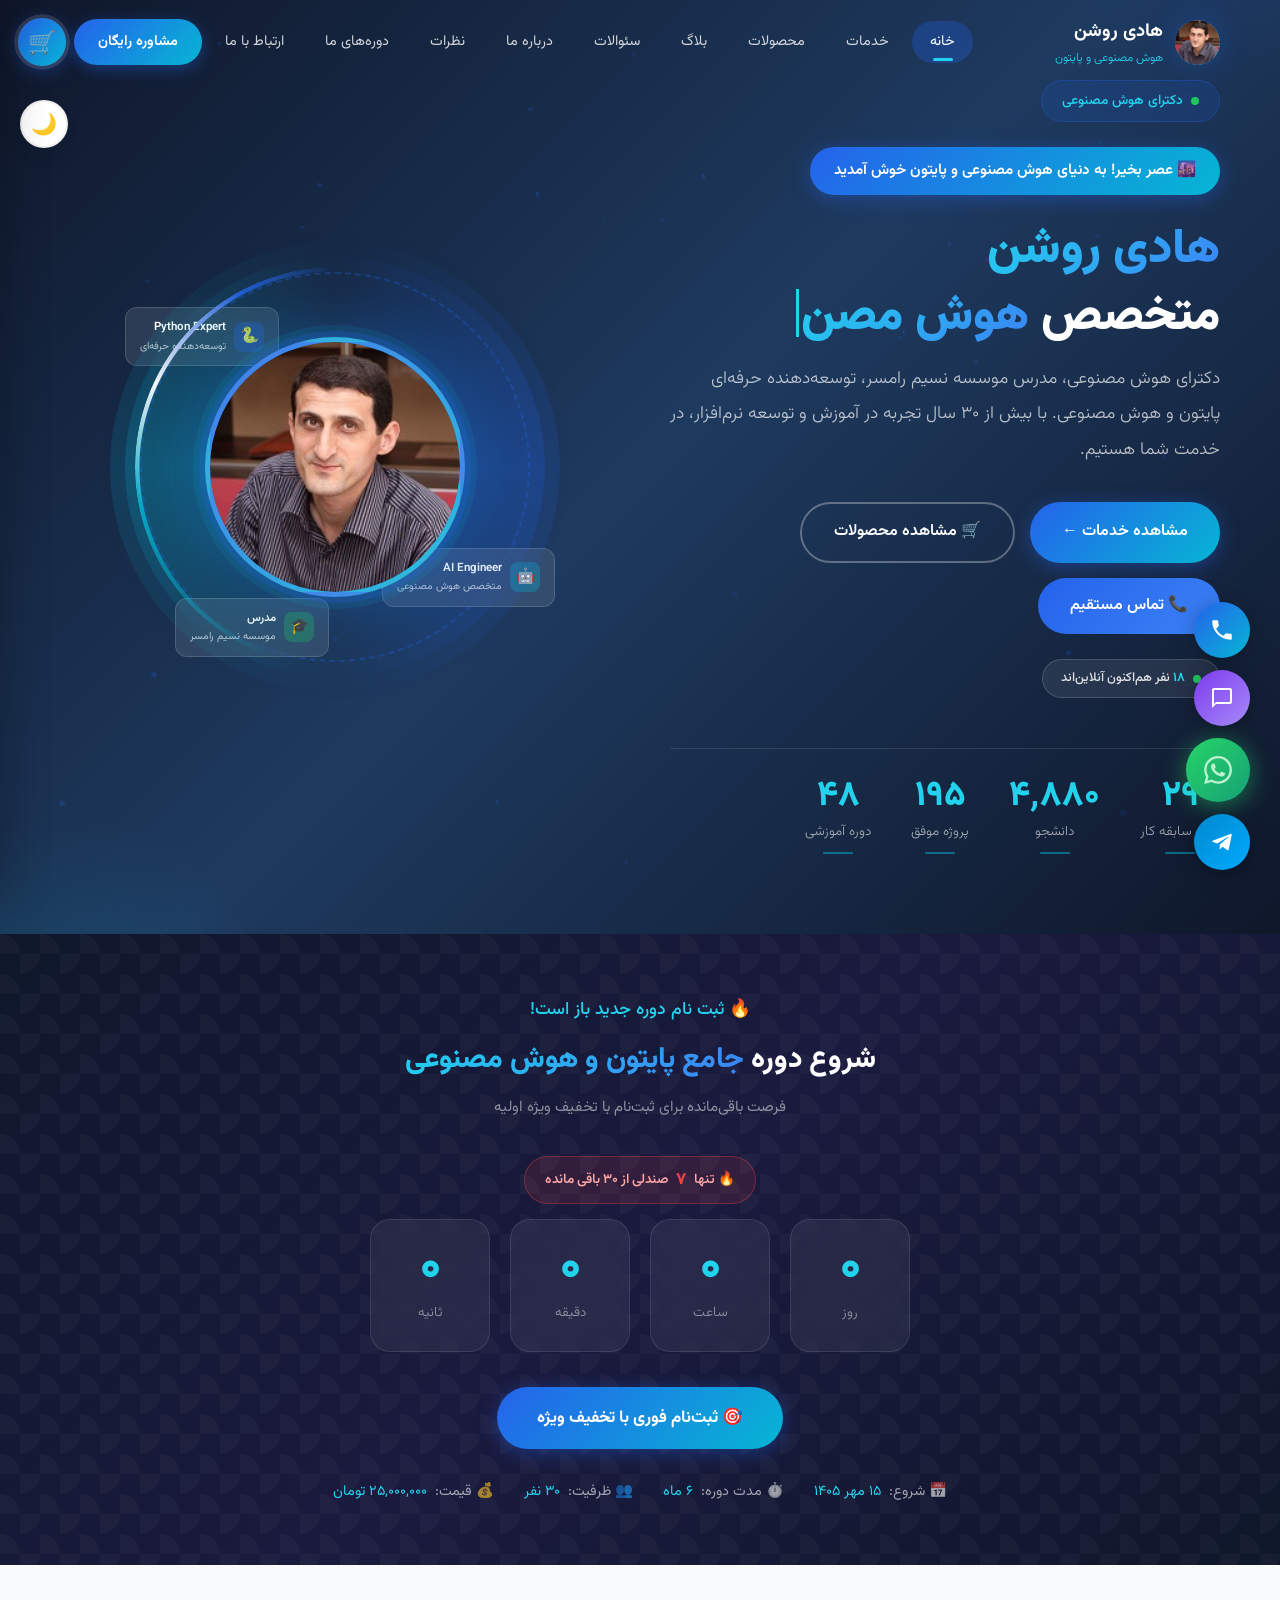
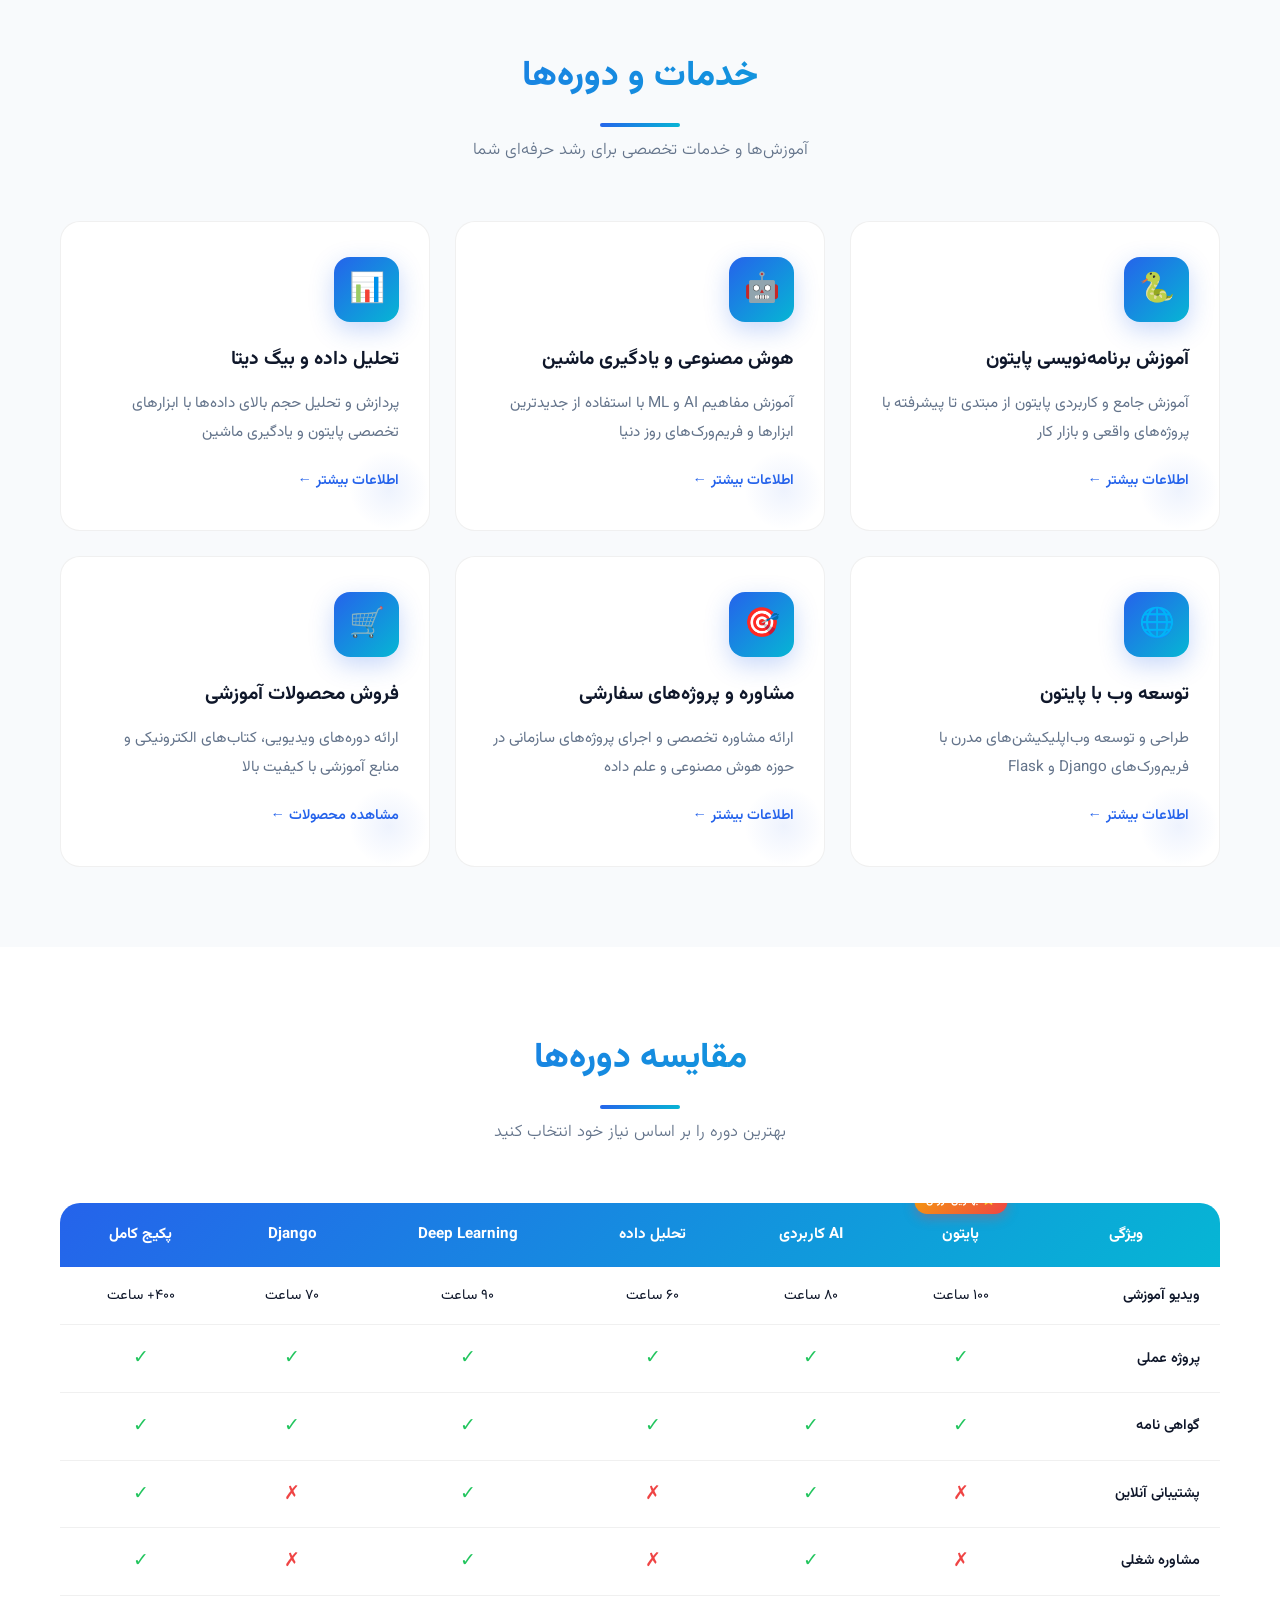
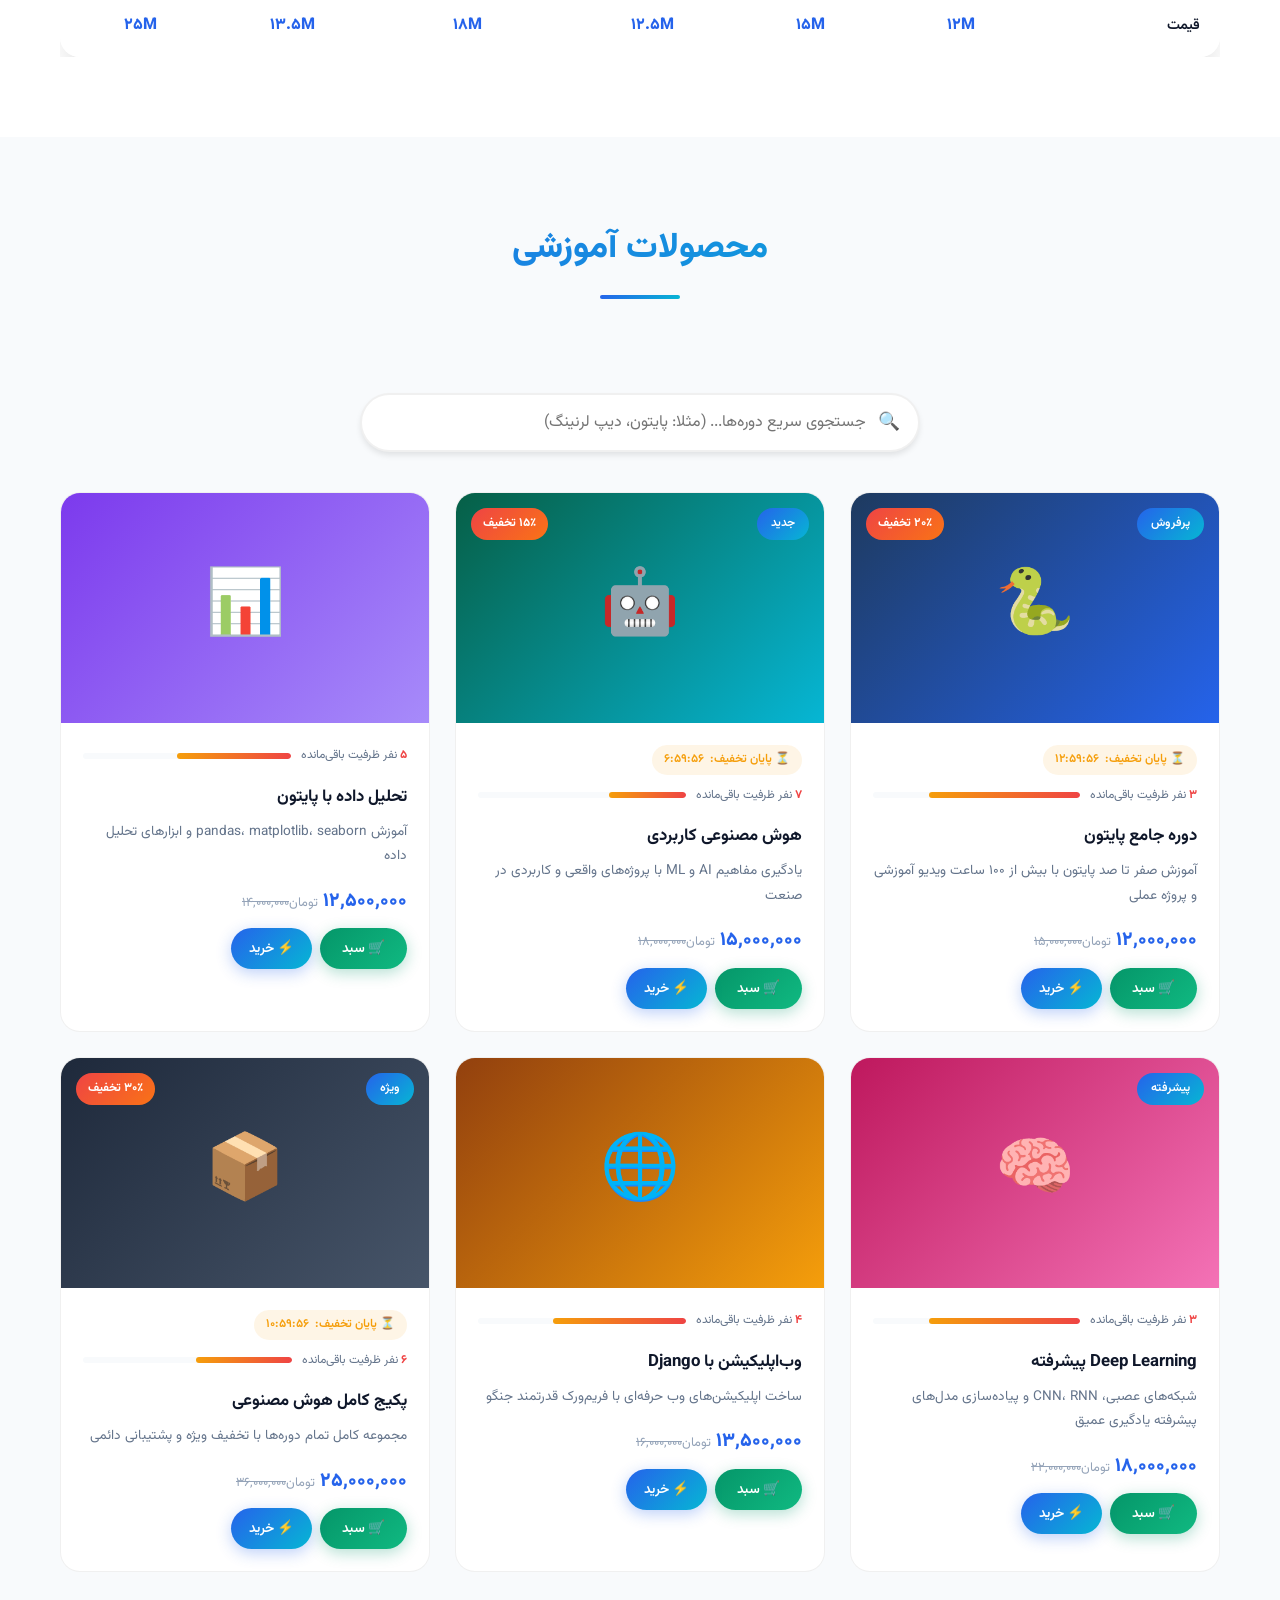
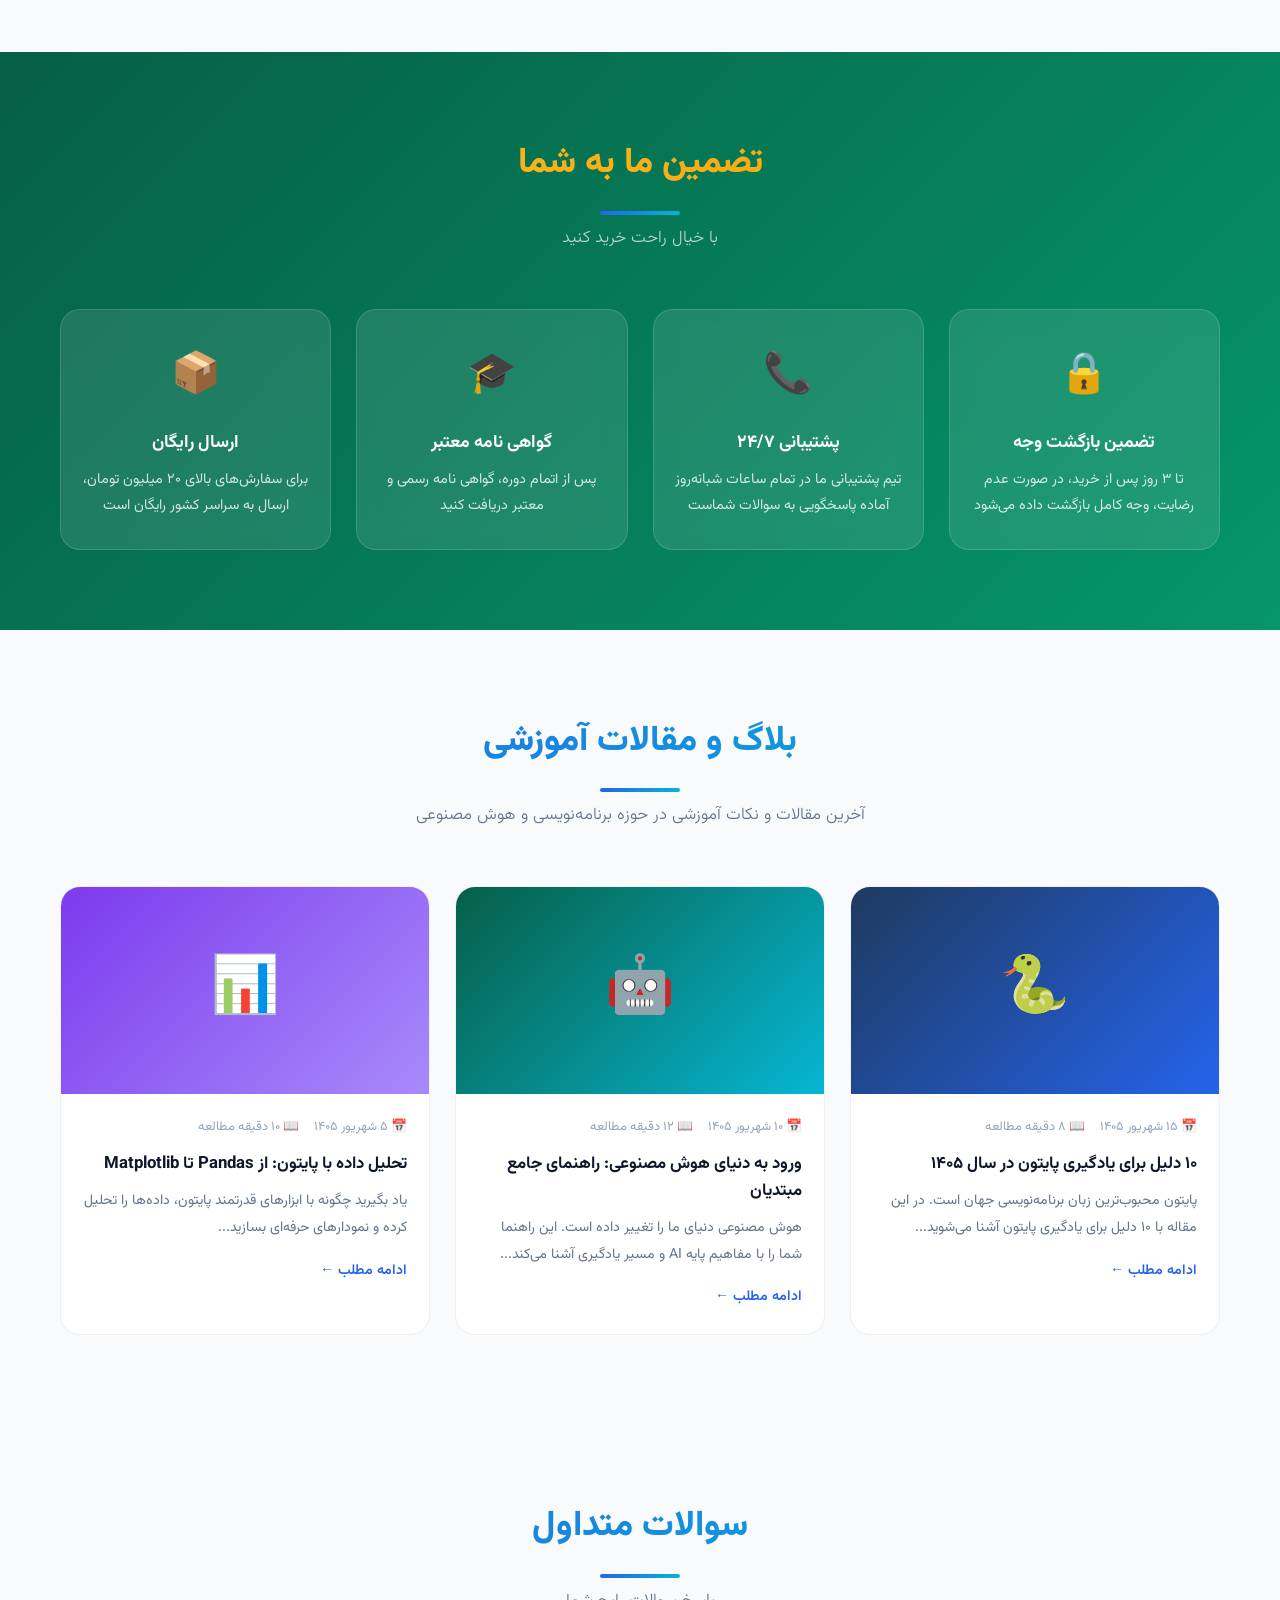
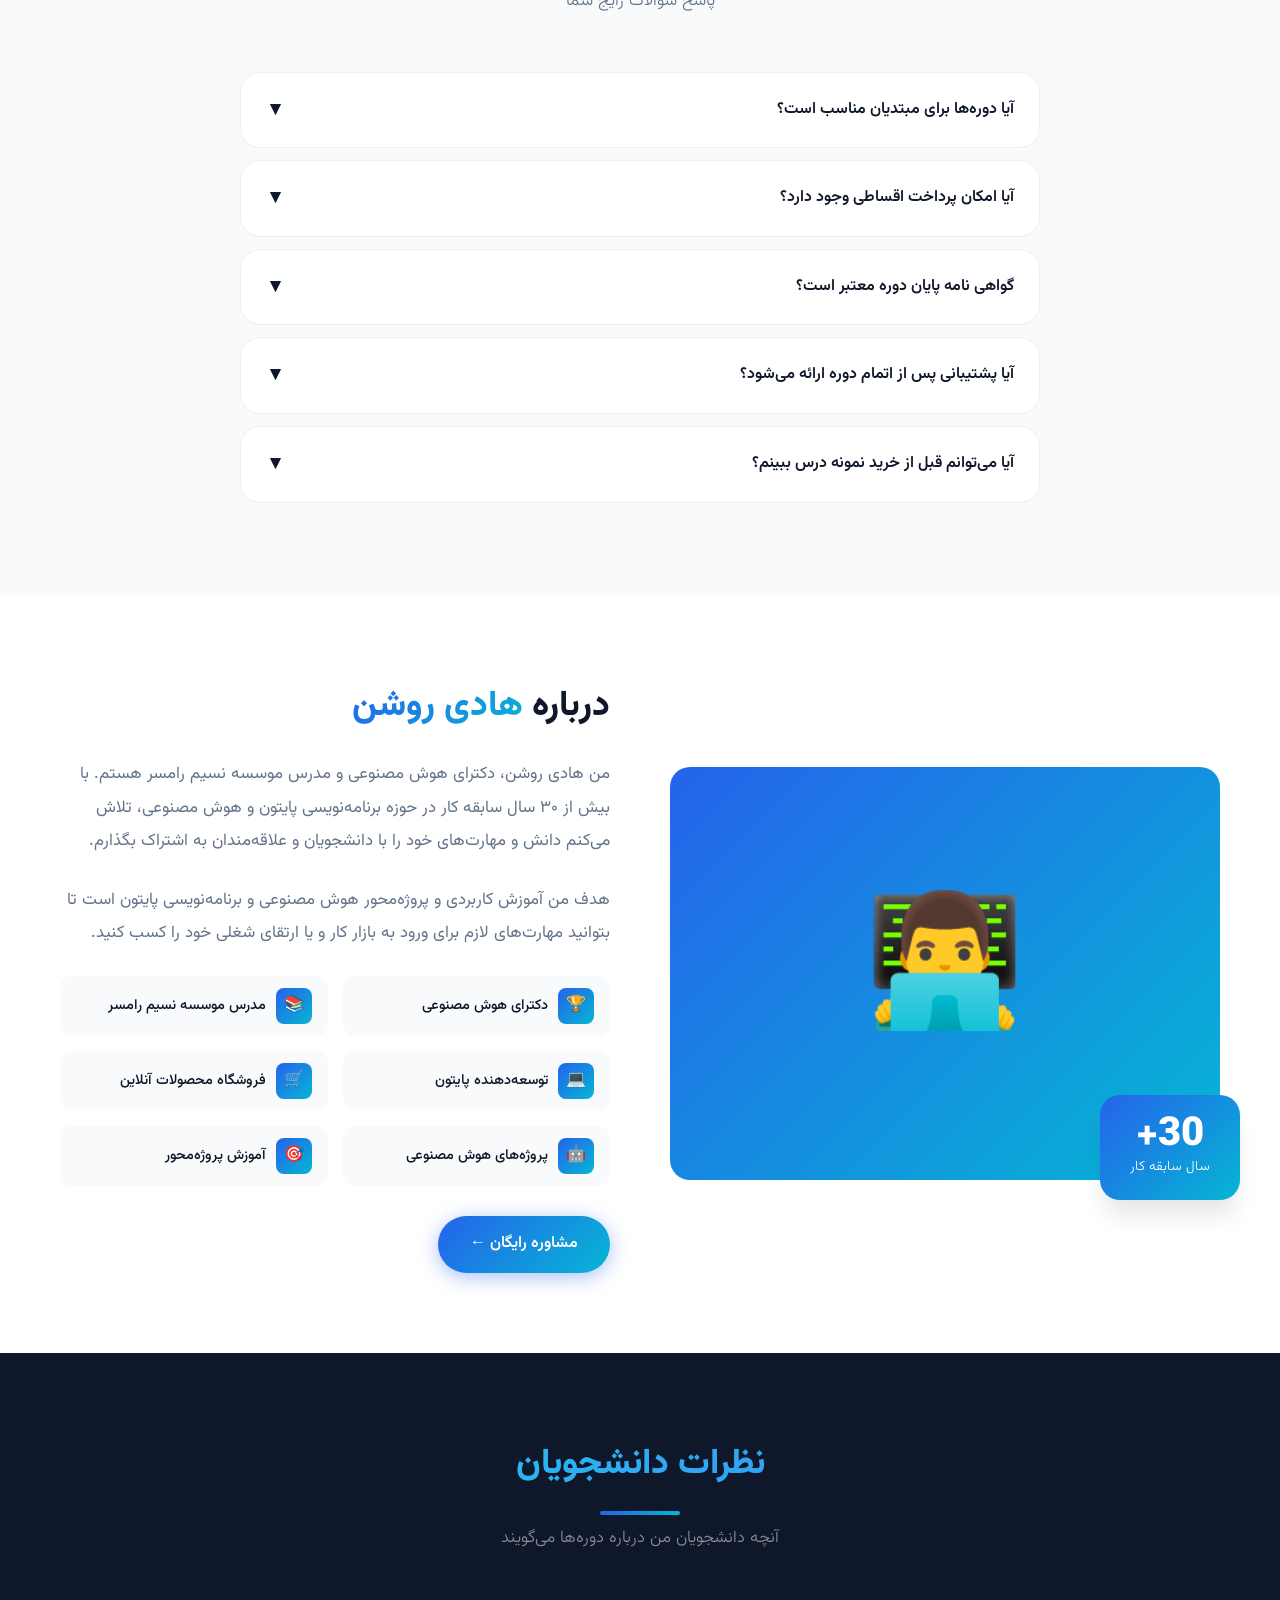
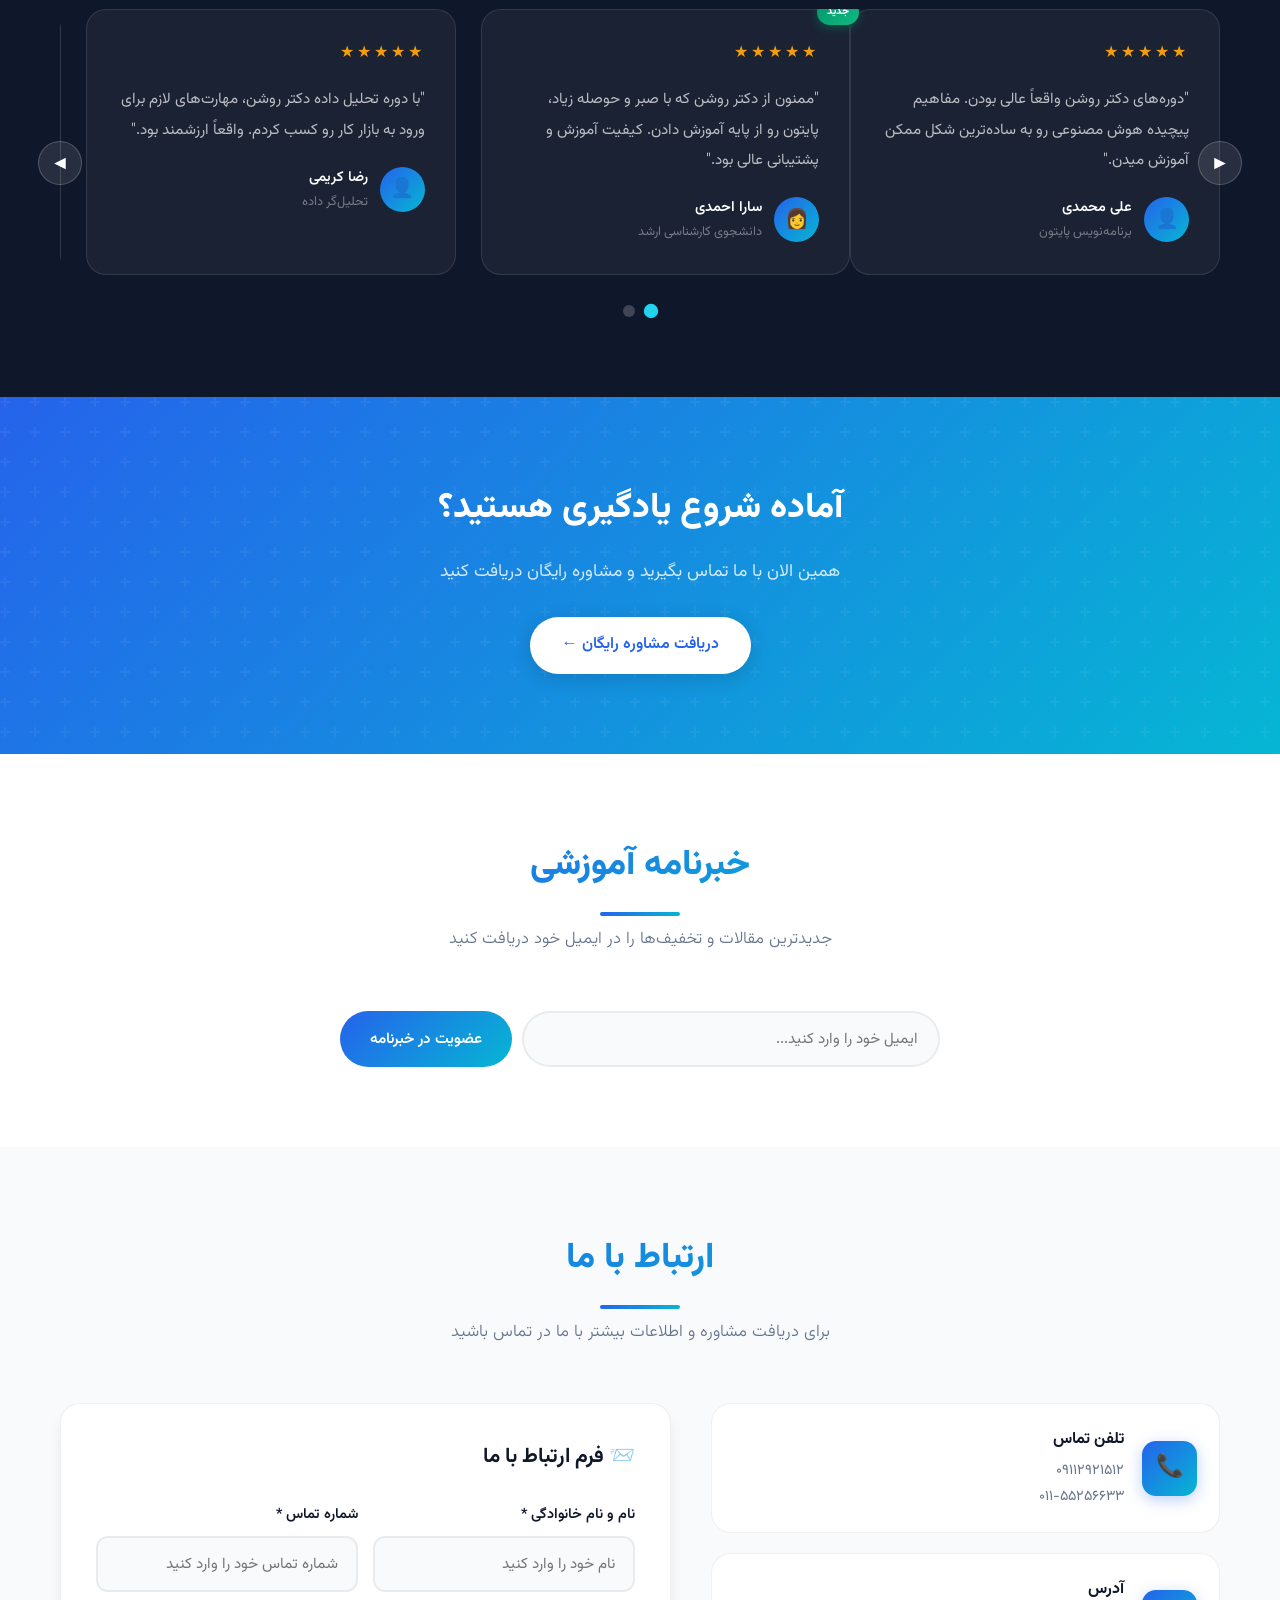
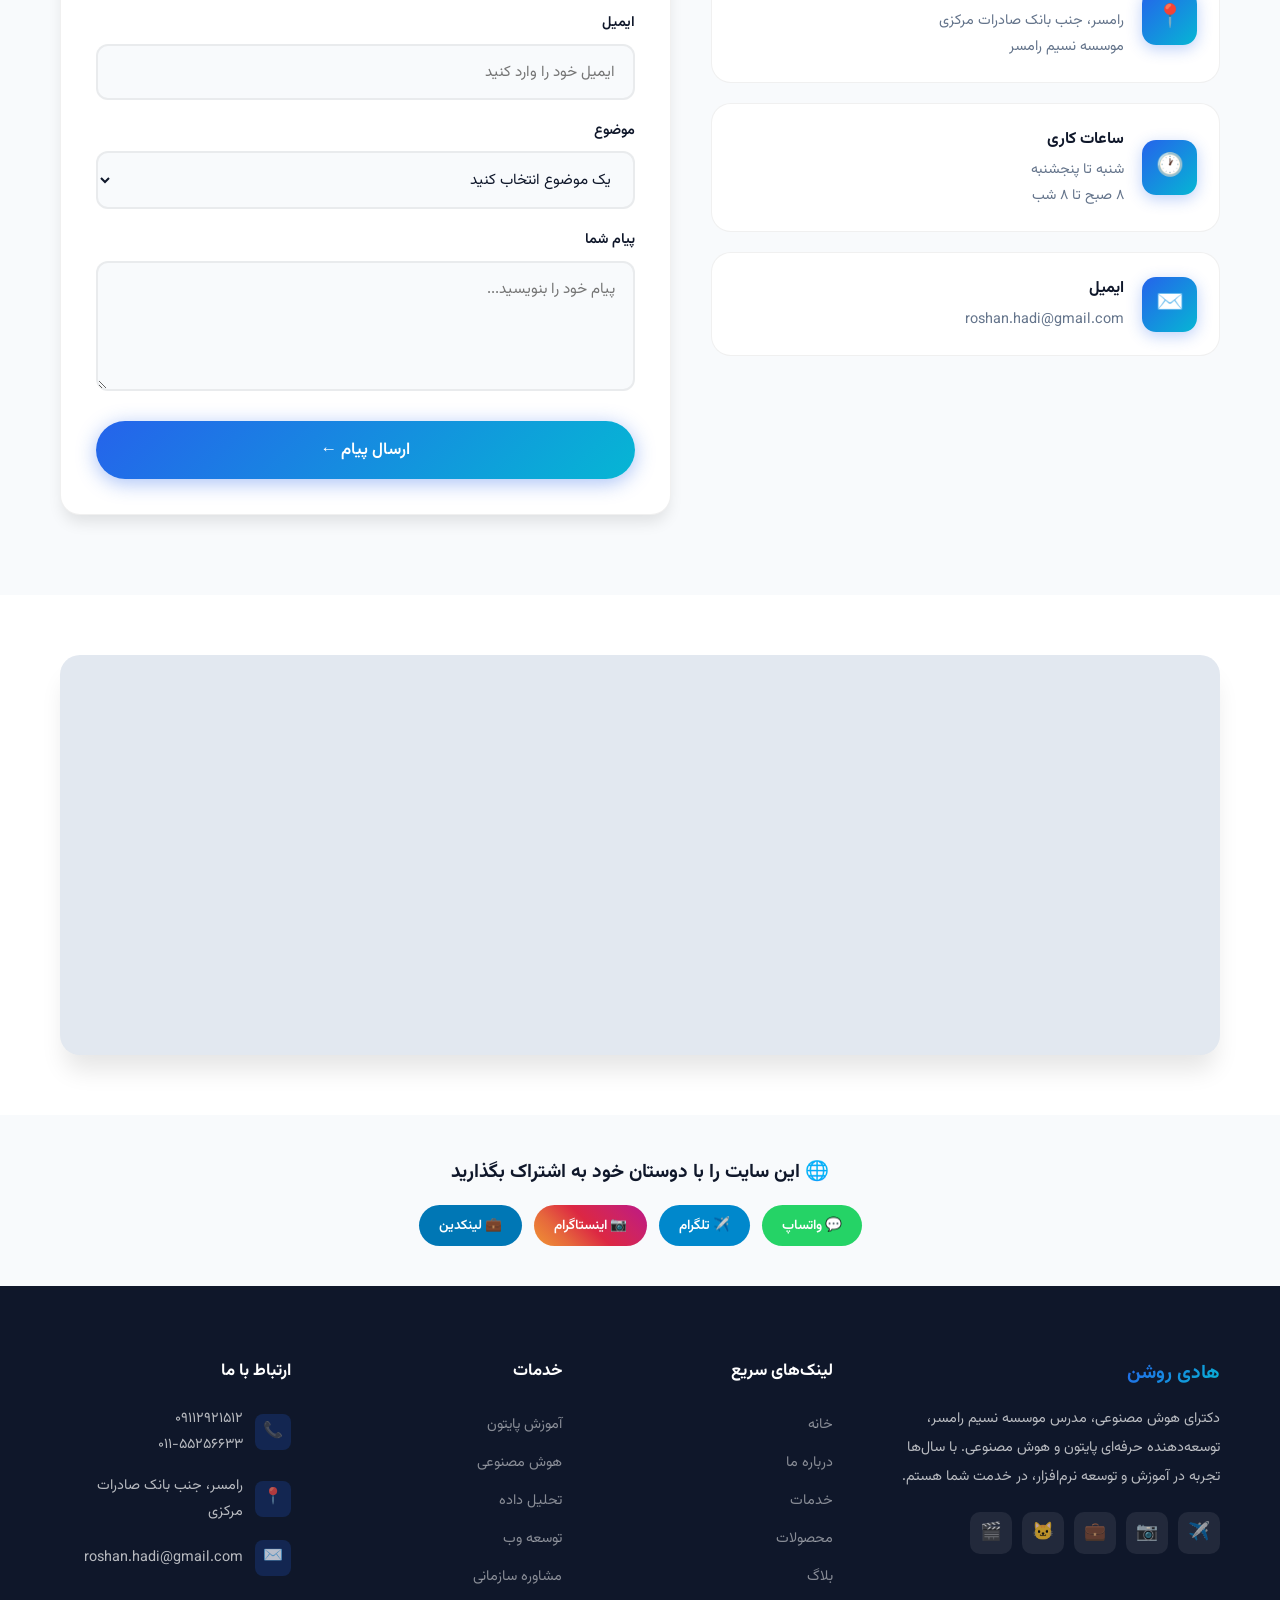
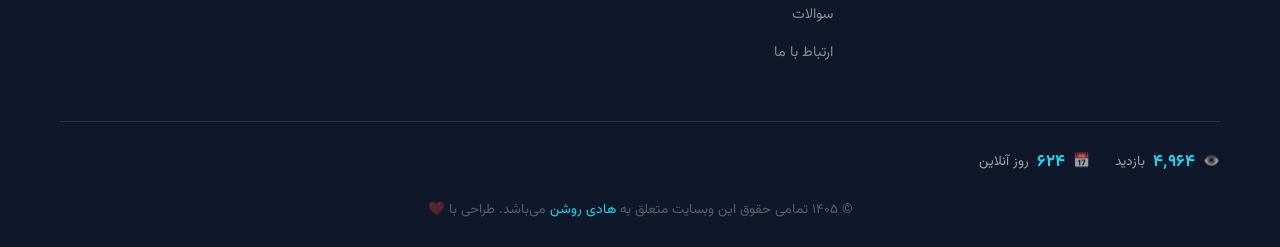
<file: index.html>
<!DOCTYPE html>
<html lang="fa" dir="rtl">
<head>
    <meta charset="UTF-8">
    <meta name="viewport" content="width=device-width, initial-scale=1.0">
    <title>سایت رسمی هادی روشن | پایتون و هوش مصنوعی</title>
    <link rel="icon" type="image/png" sizes="32x32" href="favicon-32x32.png">
    <link rel="icon" type="image/png" sizes="16x16" href="favicon-16x16.png">
    <link rel="icon" type="image/png" sizes="64x64" href="favicon-64x64.png">
    <link rel="apple-touch-icon" href="apple-touch-icon.png">
    <link rel="manifest" href="manifest.json">
    <meta name="mobile-web-app-capable" content="yes">
    <meta name="apple-mobile-web-app-capable" content="yes">
    <meta name="apple-mobile-web-app-status-bar-style" content="black-translucent">
    <meta name="apple-mobile-web-app-title" content="دکتر هادی روشن">
    <meta name="theme-color" content="#0f172a">
    <meta name="description" content="وبسایت رسمی هادی روشن - دکترای هوش مصنوعی، مدرس موسسه نسیم رامسر، برنامه‌نویس پایتون و متخصص هوش مصنوعی. دوره‌های جامع آموزشی با ۳۰ سال سابقه.">
    <meta name="keywords" content="پایتون, هوش مصنوعی, آموزش برنامه نویسی, هادی روشن, رامسر, یادگیری ماشین, Deep Learning">
    <meta name="author" content=" هادی روشن">
    <meta name="robots" content="index, follow">
    <meta property="og:title" content=" هادی روشن | برنامه‌نویس پایتون و هوش مصنوعی">
    <meta property="og:description" content="دکترای هوش مصنوعی، مدرس موسسه نسیم رامسر. دوره‌های جامع پایتون و AI با ۳۰ سال سابقه.">
    <meta property="og:type" content="website">
    <meta property="og:locale" content="fa_IR">
    <meta name="twitter:card" content="summary_large_image">
    <meta name="twitter:title" content=" هادی روشن | برنامه‌نویس پایتون و هوش مصنوعی">
    <meta name="twitter:description" content="دکترای هوش مصنوعی، مدرس موسسه نسیم رامسر. دوره‌های جامع پایتون و AI.">
    <link rel="preconnect" href="https://fonts.googleapis.com">
    <link rel="preconnect" href="https://fonts.gstatic.com" crossorigin>
    <link href="https://fonts.googleapis.com/css2?family=Vazirmatn:wght@100;200;300;400;500;600;700;800;900&display=swap" rel="stylesheet">
    <link rel="stylesheet" href="style.css?v=9">
    <script src="content.js" defer></script>
</head>
<body>

    <!-- Reading Progress -->
    <div class="scroll-progress" id="scrollProgress"></div>

    <!-- Loading Screen -->
    <div class="loading-screen" id="loadingScreen">
        <div class="loading-logo">
            <img src="profile.jpg" alt=""></div>
        <div class="loading-spinner"></div>
        <div class="loading-text">به وبسایت رسمی هادی روشن خوش آمدید</div>
        <div class="loading-bar"><div class="loading-bar-inner"></div></div>
    </div>

    <!-- دکمه سبد خرید داخل نوار منو، سمت چپ -->

    <!-- Toast Notification -->
    <div class="toast" id="toast"><span class="icon">✅</span><span id="toastMsg">محصول به سبد خرید اضافه شد</span></div>

    <!-- Dark Mode Toggle -->
    <button class="theme-toggle" id="themeToggle" onclick="toggleTheme()" title="تغییر تم">🌙</button>

    <!-- ===== Navbar ===== -->
    <nav class="navbar has-cart-fab" id="navbar" role="navigation" aria-label="منوی اصلی">
        <div class="container">
            <a href="#hero" class="nav-logo" aria-label="خانه">
                <div class="nav-logo-icon"><img src="profile.jpg" alt=" هادی روشن"></div>
                <div>
                    <div class="nav-logo-text"> هادی روشن</div>
                    <div class="nav-logo-sub">هوش مصنوعی و پایتون</div>
                </div>
            </a>
            <div class="nav-links" id="navLinks" role="menubar">
                <a href="#hero" role="menuitem">خانه</a>
                <a href="#services" role="menuitem">خدمات</a>
                <a href="#products" role="menuitem">محصولات</a>
                <a href="#blog" role="menuitem">بلاگ</a>
                <a href="#faq" role="menuitem">سئوالات</a>
                <a href="#about" role="menuitem">درباره ما</a>
                <a href="#testimonials" role="menuitem">نظرات</a>
                <a href="profile.html" role="menuitem">دوره‌های ما</a>
                <a href="#contact" role="menuitem">ارتباط با ما</a>
                <a href="#contact" class="nav-cta" role="menuitem">مشاوره رایگان</a>
            </div>
            <button class="fab-cart" id="cartFab" onclick="location.href='cart.html'" aria-label="سبد خرید">🛒<span class="cart-badge hidden" id="cartBadge">0</span></button>
            <div class="mobile-toggle" id="mobileToggle" role="button" aria-label="منوی موبایل" tabindex="0">
                <span></span><span></span><span></span>
            </div>
        </div>
    </nav>

    <!-- ===== Hero ===== -->
    <section class="hero" id="hero">
        <div class="particles" id="particles"></div>
        <div class="container">
            <div class="hero-grid">
                <div class="hero-content">
                    <div class="hero-badge">
                        <span class="hero-badge-dot"></span>
                        دکترای هوش مصنوعی
                    </div>
                    <div id="greetingChip" class="greeting-chip"></div>
                    <h1>
                        <span class="highlight">هادی روشن</span> 
                        <br>
                        متخصص <span class="highlight" id="typeTarget"></span><span class="type-cursor">&nbsp;</span>
                    </h1>
                    <p class="hero-description">
                        دکترای هوش مصنوعی، مدرس موسسه نسیم رامسر، توسعه‌دهنده حرفه‌ای پایتون و هوش مصنوعی.
                        با بیش از ۳۰ سال تجربه در آموزش و توسعه نرم‌افزار، در خدمت شما هستیم.
                    </p>
                    <div class="hero-buttons">
                        <a href="#services" class="btn btn-primary">مشاهده خدمات ←</a>
                        <a href="#products" class="btn btn-outline">🛒 مشاهده محصولات</a>
                        <a href="tel:09112921512" class="btn btn-phone">📞 تماس مستقیم</a>
                    </div>
                    <div class="live-badge" id="heroLiveBadge"><span class="dot"></span><span><b id="onlineNow">۰</b> نفر هم‌اکنون آنلاین‌اند</span></div>
                    <div class="hero-stats">
                        <div class="stat-item"><div class="stat-number" data-target="30">0</div><div class="stat-label">سال سابقه کار</div></div>
                        <div class="stat-item"><div class="stat-number" data-target="5000">0</div><div class="stat-label">دانشجو</div></div>
                        <div class="stat-item"><div class="stat-number" data-target="200">0</div><div class="stat-label">پروژه موفق</div></div>
                        <div class="stat-item"><div class="stat-number" data-target="50">0</div><div class="stat-label">دوره آموزشی</div></div>
                    </div>
                </div>
                <div class="hero-visual">
                    <div class="hero-avatar-container">
                        <div class="hero-avatar">
                            <img src="profile.jpg" alt=""></div>
                        <div class="avatar-halo"></div>
                        <div class="hero-avatar-ring"></div>
                        <div class="hero-floating-card card-1" style="padding:9px 14px;gap:8px;font-size:0.72rem;">
                            <div class="hero-floating-icon blue" style="width:30px;height:30px;font-size:0.95rem;border-radius:8px;">🐍</div>
                            <div><div style="font-weight:600;">Python Expert</div><div style="font-size:0.65rem;opacity:0.7;">توسعه‌دهنده حرفه‌ای</div></div>
                        </div>
                        <div class="hero-floating-card card-2" style="padding:9px 14px;gap:8px;font-size:0.72rem;">
                            <div class="hero-floating-icon cyan" style="width:30px;height:30px;font-size:0.95rem;border-radius:8px;">🤖</div>
                            <div><div style="font-weight:600;">AI Engineer</div><div style="font-size:0.65rem;opacity:0.7;">متخصص هوش مصنوعی</div></div>
                        </div>
                        <div class="hero-floating-card card-3" style="padding:9px 14px;gap:8px;font-size:0.72rem;">
                            <div class="hero-floating-icon green" style="width:30px;height:30px;font-size:0.95rem;border-radius:8px;">🎓</div>
                            <div><div style="font-weight:600;">مدرس</div><div style="font-size:0.65rem;opacity:0.7;">موسسه نسیم رامسر</div></div>
                        </div>
                    </div>
                </div>
            </div>
        </div>
    </section>

    <!-- ===== Countdown ===== -->
    <section class="countdown-section" id="countdown">
        <div class="container">
            <div class="countdown-wrapper animate-on-scroll">
                <div class="countdown-label">🔥 ثبت‌ نام دوره جدید باز است!</div>
                <h2 class="countdown-title">شروع دوره <span class="highlight">جامع پایتون و هوش مصنوعی</span></h2>
                <p class="countdown-desc">فرصت باقی‌مانده برای ثبت‌نام با تخفیف ویژه اولیه</p>
                <div class="seat-counter" id="seatCounter">🔥 تنها <span class="n">۷</span> صندلی از ۳۰ باقی مانده</div>
                <div class="countdown-boxes" id="countdownBoxes">
                    <div class="countdown-box"><div class="number" id="cd-days">۰۰</div><div class="unit">روز</div></div>
                    <div class="countdown-box"><div class="number" id="cd-hours">۰۰</div><div class="unit">ساعت</div></div>
                    <div class="countdown-box"><div class="number" id="cd-minutes">۰۰</div><div class="unit">دقیقه</div></div>
                    <div class="countdown-box"><div class="number" id="cd-seconds">۰۰</div><div class="unit">ثانیه</div></div>
                </div>
                <a href="#contact" class="countdown-cta">🎯 ثبت‌نام فوری با تخفیف ویژه</a>
                <div class="countdown-course-info">
                    <div class="countdown-course-item">📅 شروع: <span>۱۵ مهر ۱۴۰۵</span></div>
                    <div class="countdown-course-item">⏱️ مدت دوره: <span>۶ ماه</span></div>
                    <div class="countdown-course-item">👥 ظرفیت: <span>۳۰ نفر</span></div>
                    <div class="countdown-course-item">💰 قیمت: <span>۲۵,۰۰۰,۰۰۰ تومان</span></div>
                </div>
            </div>
        </div>
    </section>

    <!-- ===== Services ===== -->
    <section class="services" id="services">
        <div class="container">
            <h2 class="section-title animate-on-scroll">خدمات و دوره‌ها</h2>
            <p class="section-subtitle animate-on-scroll">آموزش‌ها و خدمات تخصصی برای رشد حرفه‌ای شما</p>
            <div class="services-grid">
                <div class="service-card animate-on-scroll delay-1"><div class="service-icon">🐍</div><h3>آموزش برنامه‌نویسی پایتون</h3><p>آموزش جامع و کاربردی پایتون از مبتدی تا پیشرفته با پروژه‌های واقعی و بازار کار</p><a href="#" class="service-link" onclick="event.preventDefault();openService('pythonCourse')">اطلاعات بیشتر ←</a></div>
                <div class="service-card animate-on-scroll delay-2"><div class="service-icon">🤖</div><h3>هوش مصنوعی و یادگیری ماشین</h3><p>آموزش مفاهیم AI و ML با استفاده از جدیدترین ابزارها و فریم‌ورک‌های روز دنیا</p><a href="#" class="service-link" onclick="event.preventDefault();openService('aiMl')">اطلاعات بیشتر ←</a></div>
                <div class="service-card animate-on-scroll delay-3"><div class="service-icon">📊</div><h3>تحلیل داده و بیگ دیتا</h3><p>پردازش و تحلیل حجم بالای داده‌ها با ابزارهای تخصصی پایتون و یادگیری ماشین</p><a href="#" class="service-link" onclick="event.preventDefault();openService('bigData')">اطلاعات بیشتر ←</a></div>
                <div class="service-card animate-on-scroll delay-1"><div class="service-icon">🌐</div><h3>توسعه وب با پایتون</h3><p>طراحی و توسعه وب‌اپلیکیشن‌های مدرن با فریم‌ورک‌های Django و Flask</p><a href="#" class="service-link" onclick="event.preventDefault();openService('webDev')">اطلاعات بیشتر ←</a></div>
                <div class="service-card animate-on-scroll delay-2"><div class="service-icon">🎯</div><h3>مشاوره و پروژه‌های سفارشی</h3><p>ارائه مشاوره تخصصی و اجرای پروژه‌های سازمانی در حوزه هوش مصنوعی و علم داده</p><a href="#" class="service-link" onclick="event.preventDefault();openService('consulting')">اطلاعات بیشتر ←</a></div>
                <div class="service-card animate-on-scroll delay-3"><div class="service-icon">🛒</div><h3>فروش محصولات آموزشی</h3><p>ارائه دوره‌های ویدیویی، کتاب‌های الکترونیکی و منابع آموزشی با کیفیت بالا</p><a href="#products" class="service-link">مشاهده محصولات ←</a></div>
            </div>
        </div>
    </section>

    <!-- ===== Comparison Table ===== -->
    <section class="comparison" id="comparison">
        <div class="container">
            <h2 class="section-title animate-on-scroll">مقایسه دوره‌ها</h2>
            <p class="section-subtitle animate-on-scroll">بهترین دوره را بر اساس نیاز خود انتخاب کنید</p>
            <div style="overflow-x:auto;" class="animate-on-scroll">
                <table class="comparison-table">
                    <thead><tr><th>ویژگی</th><th>پایتون</th><th>AI کاربردی</th><th>تحلیل داده</th><th>Deep Learning</th><th>Django</th><th>پکیج کامل</th></tr></thead>
                    <tbody>
                        <tr><td class="feature-name">ویدیو آموزشی</td><td>۱۰۰ ساعت</td><td>۸۰ ساعت</td><td>۶۰ ساعت</td><td>۹۰ ساعت</td><td>۷۰ ساعت</td><td>۴۰۰+ ساعت</td></tr>
                        <tr><td class="feature-name">پروژه عملی</td><td class="check">✓</td><td class="check">✓</td><td class="check">✓</td><td class="check">✓</td><td class="check">✓</td><td class="check">✓</td></tr>
                        <tr><td class="feature-name">گواهی نامه</td><td class="check">✓</td><td class="check">✓</td><td class="check">✓</td><td class="check">✓</td><td class="check">✓</td><td class="check">✓</td></tr>
                        <tr><td class="feature-name">پشتیبانی آنلاین</td><td class="cross">✗</td><td class="check">✓</td><td class="cross">✗</td><td class="check">✓</td><td class="cross">✗</td><td class="check">✓</td></tr>
                        <tr><td class="feature-name">مشاوره شغلی</td><td class="cross">✗</td><td class="check">✓</td><td class="cross">✗</td><td class="check">✓</td><td class="cross">✗</td><td class="check">✓</td></tr>
                        <tr><td class="feature-name">قیمت</td><td class="price-cell">۱۲M</td><td class="price-cell">۱۵M</td><td class="price-cell">۱۲.۵M</td><td class="price-cell">۱۸M</td><td class="price-cell">۱۳.۵M</td><td class="price-cell">۲۵M</td></tr>
                    </tbody>
                </table>
            </div>
        </div>
    </section>

    <!-- ===== Products ===== -->
    <section class="products" id="products">
        <div class="container">
            <h2 class="section-title animate-on-scroll">محصولات آموزشی</h2>
            <p class="section-subtitle animate-on-scroll">دوره‌ها و منابع آموزشی با کیفیت برای یادگیری مؤثر</p>
            <div class="search-wrap">
                <input type="text" class="search-input" id="productSearch" placeholder="جستجوی سریع دوره‌ها... (مثلا: پایتون، دیپ لرنینگ)">
                <button class="search-clear" id="searchClear" aria-label="پاک کردن جستجو">✕</button>
            </div>
            <div class="products-grid">
                <div class="product-card animate-on-scroll delay-1"><div class="product-image"><div class="product-image-placeholder bg-1">🐍</div><div class="product-badge">پرفروش</div><div class="product-discount-badge">۲۰٪ تخفیف</div></div><div class="product-info"><h3>دوره جامع پایتون</h3><p>آموزش صفر تا صد پایتون با بیش از ۱۰۰ ساعت ویدیو آموزشی و پروژه عملی</p><div class="product-footer"><div class="product-price">۱۲,۰۰۰,۰۰۰ <span>تومان</span><span class="product-old-price">۱۵,۰۰۰,۰۰۰</span></div><div class="product-buttons"><button class="btn-cart" onclick="addToCart('دوره جامع پایتون',12000000,'🐍','#1e3a5f,#2563eb')">🛒 سبد</button><button class="btn-buy-now" onclick="buyNow('دوره جامع پایتون',12000000)">⚡ خرید</button></div></div></div></div>
                <div class="product-card animate-on-scroll delay-2"><div class="product-image"><div class="product-image-placeholder bg-2">🤖</div><div class="product-badge">جدید</div><div class="product-discount-badge">۱۵٪ تخفیف</div></div><div class="product-info"><h3>هوش مصنوعی کاربردی</h3><p>یادگیری مفاهیم AI و ML با پروژه‌های واقعی و کاربردی در صنعت</p><div class="product-footer"><div class="product-price">۱۵,۰۰۰,۰۰۰ <span>تومان</span><span class="product-old-price">۱۸,۰۰۰,۰۰۰</span></div><div class="product-buttons"><button class="btn-cart" onclick="addToCart('هوش مصنوعی کاربردی',15000000,'🤖','#065f46,#06b6d4')">🛒 سبد</button><button class="btn-buy-now" onclick="buyNow('هوش مصنوعی کاربردی',15000000)">⚡ خرید</button></div></div></div></div>
                <div class="product-card animate-on-scroll delay-3"><div class="product-image"><div class="product-image-placeholder bg-3">📊</div></div><div class="product-info"><h3>تحلیل داده با پایتون</h3><p>آموزش pandas، matplotlib، seaborn و ابزارهای تحلیل داده</p><div class="product-footer"><div class="product-price">۱۲,۵۰۰,۰۰۰ <span>تومان</span><span class="product-old-price">۱۴,۰۰۰,۰۰۰</span></div><div class="product-buttons"><button class="btn-cart" onclick="addToCart('تحلیل داده با پایتون',12500000,'📊','#7c3aed,#a78bfa')">🛒 سبد</button><button class="btn-buy-now" onclick="buyNow('تحلیل داده با پایتون',12500000)">⚡ خرید</button></div></div></div></div>
                <div class="product-card animate-on-scroll delay-1"><div class="product-image"><div class="product-image-placeholder bg-4">🧠</div><div class="product-badge">پیشرفته</div></div><div class="product-info"><h3>Deep Learning پیشرفته</h3><p>شبکه‌های عصبی، CNN، RNN و پیاده‌سازی مدل‌های پیشرفته یادگیری عمیق</p><div class="product-footer"><div class="product-price">۱۸,۰۰۰,۰۰۰ <span>تومان</span><span class="product-old-price">۲۲,۰۰۰,۰۰۰</span></div><div class="product-buttons"><button class="btn-cart" onclick="addToCart('Deep Learning پیشرفته',18000000,'🧠','#be185d,#f472b6')">🛒 سبد</button><button class="btn-buy-now" onclick="buyNow('Deep Learning پیشرفته',18000000)">⚡ خرید</button></div></div></div></div>
                <div class="product-card animate-on-scroll delay-2"><div class="product-image"><div class="product-image-placeholder bg-5">🌐</div></div><div class="product-info"><h3>وب‌اپلیکیشن با Django</h3><p>ساخت اپلیکیشن‌های وب حرفه‌ای با فریم‌ورک قدرتمند جنگو</p><div class="product-footer"><div class="product-price">۱۳,۵۰۰,۰۰۰ <span>تومان</span><span class="product-old-price">۱۶,۰۰۰,۰۰۰</span></div><div class="product-buttons"><button class="btn-cart" onclick="addToCart('وب‌اپلیکیشن با Django',13500000,'🌐','#92400e,#f59e0b')">🛒 سبد</button><button class="btn-buy-now" onclick="buyNow('وب‌اپلیکیشن با Django',13500000)">⚡ خرید</button></div></div></div></div>
                <div class="product-card animate-on-scroll delay-3"><div class="product-image"><div class="product-image-placeholder bg-6">📦</div><div class="product-badge">ویژه</div><div class="product-discount-badge">۳۰٪ تخفیف</div></div><div class="product-info"><h3>پکیج کامل هوش مصنوعی</h3><p>مجموعه کامل تمام دوره‌ها با تخفیف ویژه و پشتیبانی دائمی</p><div class="product-footer"><div class="product-price">۲۵,۰۰۰,۰۰۰ <span>تومان</span><span class="product-old-price">۳۶,۰۰۰,۰۰۰</span></div><div class="product-buttons"><button class="btn-cart" onclick="addToCart('پکیج کامل هوش مصنوعی',25000000,'📦','#1e293b,#475569')">🛒 سبد</button><button class="btn-buy-now" onclick="buyNow('پکیج کامل هوش مصنوعی',25000000)">⚡ خرید</button></div></div></div></div>
            </div>
        </div>
    </section>

    <!-- ===== Guarantee ===== -->
    <section class="guarantee" id="guarantee">
        <div class="container">
            <h2 class="section-title animate-on-scroll" style="background:linear-gradient(135deg,#fbbf24,#f59e0b);-webkit-background-clip:text;-webkit-text-fill-color:transparent;background-clip:text;">تضمین ما به شما</h2>
            <p class="section-subtitle animate-on-scroll" style="color:rgba(255,255,255,0.7);">با خیال راحت خرید کنید</p>
            <div class="guarantee-grid">
                <div class="guarantee-item animate-on-scroll delay-1"><div class="guarantee-icon">🔒</div><h3>تضمین بازگشت وجه</h3><p>تا ۳ روز پس از خرید، در صورت عدم رضایت، وجه کامل بازگشت داده می‌شود</p></div>
                <div class="guarantee-item animate-on-scroll delay-2"><div class="guarantee-icon">📞</div><h3>پشتیبانی ۲۴/۷</h3><p>تیم پشتیبانی ما در تمام ساعات شبانه‌روز آماده پاسخگویی به سوالات شماست</p></div>
                <div class="guarantee-item animate-on-scroll delay-3"><div class="guarantee-icon">🎓</div><h3>گواهی نامه معتبر</h3><p>پس از اتمام دوره، گواهی نامه رسمی و معتبر دریافت کنید</p></div>
                <div class="guarantee-item animate-on-scroll delay-4"><div class="guarantee-icon">📦</div><h3>ارسال رایگان</h3><p>برای سفارش‌های بالای ۲۰ میلیون تومان، ارسال به سراسر کشور رایگان است</p></div>
            </div>
        </div>
    </section>

    <!-- ===== Blog ===== -->
    <section class="blog" id="blog">
        <div class="container">
            <h2 class="section-title animate-on-scroll">بلاگ و مقالات آموزشی</h2>
            <p class="section-subtitle animate-on-scroll">آخرین مقالات و نکات آموزشی در حوزه برنامه‌نویسی و هوش مصنوعی</p>
            <div class="blog-grid">
                <div class="blog-card animate-on-scroll delay-1"><div class="blog-image"><div class="blog-image-inner bg-1">🐍</div></div><div class="blog-content"><div class="blog-meta"><span>📅 ۱۵ شهریور ۱۴۰۵</span><span>📖 ۸ دقیقه مطالعه</span></div><h3>۱۰ دلیل برای یادگیری پایتون در سال ۱۴۰۵</h3><p>پایتون محبوب‌ترین زبان برنامه‌نویسی جهان است. در این مقاله با ۱۰ دلیل برای یادگیری پایتون آشنا می‌شوید...</p><a href="#" class="blog-link" onclick="event.preventDefault();openArticle('python1405')">ادامه مطلب ←</a></div></div>
                <div class="blog-card animate-on-scroll delay-2"><div class="blog-image"><div class="blog-image-inner bg-2">🤖</div></div><div class="blog-content"><div class="blog-meta"><span>📅 ۱۰ شهریور ۱۴۰۵</span><span>📖 ۱۲ دقیقه مطالعه</span></div><h3>ورود به دنیای هوش مصنوعی: راهنمای جامع مبتدیان</h3><p>هوش مصنوعی دنیای ما را تغییر داده است. این راهنما شما را با مفاهیم پایه AI و مسیر یادگیری آشنا می‌کند...</p><a href="#" class="blog-link" onclick="event.preventDefault();openArticle('aiGuide')">ادامه مطلب ←</a></div></div>
                <div class="blog-card animate-on-scroll delay-3"><div class="blog-image"><div class="blog-image-inner bg-3">📊</div></div><div class="blog-content"><div class="blog-meta"><span>📅 ۵ شهریور ۱۴۰۵</span><span>📖 ۱۰ دقیقه مطالعه</span></div><h3>تحلیل داده با پایتون: از Pandas تا Matplotlib</h3><p>یاد بگیرید چگونه با ابزارهای قدرتمند پایتون، داده‌ها را تحلیل کرده و نمودارهای حرفه‌ای بسازید...</p><a href="#" class="blog-link" onclick="event.preventDefault();openArticle('dataAnalysis')">ادامه مطلب ←</a></div></div>
            </div>
        </div>
    </section>

    <!-- ===== FAQ ===== -->
    <section class="faq" id="faq">
        <div class="container">
            <h2 class="section-title animate-on-scroll">سوالات متداول</h2>
            <p class="section-subtitle animate-on-scroll">پاسخ سوالات رایج شما</p>
            <div class="faq-list">
                <div class="faq-item animate-on-scroll"><div class="faq-question" onclick="toggleFaq(this)">آیا دوره‌ها برای مبتدیان مناسب است؟<span class="faq-arrow">▼</span></div><div class="faq-answer"><p>بله، تمام دوره‌ها از پایه شروع می‌شوند و نیاز به پیش‌نیاز خاصی ندارند. دکتر روشن مفاهیم پیچیده را به ساده‌ترین شکل ممکن آموزش می‌دهند.</p></div></div>
                <div class="faq-item animate-on-scroll delay-1"><div class="faq-question" onclick="toggleFaq(this)">آیا امکان پرداخت اقساطی وجود دارد؟<span class="faq-arrow">▼</span></div><div class="faq-answer"><p>بله، امکان پرداخت اقساطی تا ۶ ماه برای تمام دوره‌ها فراهم است. برای اطلاعات بیشتر با ما تماس بگیرید.</p></div></div>
                <div class="faq-item animate-on-scroll delay-2"><div class="faq-question" onclick="toggleFaq(this)">گواهی نامه پایان دوره معتبر است؟<span class="faq-arrow">▼</span></div><div class="faq-answer"><p>بله، گواهی نامه‌های صادره از موسسه نسیم رامسر دارای اعتبار رسمی هستند و قابل ارائه به سازمان‌ها و مراکز استخدامی می‌باشند.</p></div></div>
                <div class="faq-item animate-on-scroll delay-3"><div class="faq-question" onclick="toggleFaq(this)">آیا پشتیبانی پس از اتمام دوره ارائه می‌شود؟<span class="faq-arrow">▼</span></div><div class="faq-answer"><p>بله، تیم پشتیبانی ما پس از اتمام دوره نیز آماده پاسخگویی به سوالات شماست. همچنین دسترسی به جامعه دانشجویان فارغ‌التحصیل نیز فراهم است.</p></div></div>
                <div class="faq-item animate-on-scroll delay-4"><div class="faq-question" onclick="toggleFaq(this)">آیا می‌توانم قبل از خرید نمونه درس ببینم؟<span class="faq-arrow">▼</span></div><div class="faq-answer"><p>بله، برای هر دوره چند درس نمونه رایگان قابل دانلود است. همچنین می‌توانید با مشاوره رایگان، اطلاعات کاملی درباره دوره دریافت کنید.</p></div></div>
            </div>
        </div>
    </section>

    <!-- ===== About ===== -->
    <section class="about" id="about">
        <div class="container">
            <div class="about-grid">
                <div class="about-image animate-on-scroll">
                    <div class="about-image-placeholder">👨‍💻</div>
                    <div class="about-experience-badge">
                        <div class="number">30+</div>
                        <div class="text">سال سابقه کار</div>
                    </div>
                </div>
                <div class="about-content animate-on-scroll delay-2">
                    <h2>درباره <span class="highlight"> هادی روشن</span></h2>
                    <p>من هادی روشن، دکترای هوش مصنوعی و مدرس موسسه نسیم رامسر هستم. با بیش از ۳۰ سال سابقه کار در حوزه برنامه‌نویسی پایتون و هوش مصنوعی، تلاش می‌کنم دانش و مهارت‌های خود را با دانشجویان و علاقه‌مندان به اشتراک بگذارم.</p>
                    <p>هدف من آموزش کاربردی و پروژه‌محور هوش مصنوعی و برنامه‌نویسی پایتون است تا بتوانید مهارت‌های لازم برای ورود به بازار کار و یا ارتقای شغلی خود را کسب کنید.</p>
                    <div class="about-features">
                        <div class="about-feature"><div class="about-feature-icon">🏆</div><span>دکترای هوش مصنوعی</span></div>
                        <div class="about-feature"><div class="about-feature-icon">📚</div><span>مدرس موسسه نسیم رامسر</span></div>
                        <div class="about-feature"><div class="about-feature-icon">💻</div><span>توسعه‌دهنده پایتون</span></div>
                        <div class="about-feature"><div class="about-feature-icon">🛒</div><span>فروشگاه محصولات آنلاین</span></div>
                        <div class="about-feature"><div class="about-feature-icon">🤖</div><span>پروژه‌های هوش مصنوعی</span></div>
                        <div class="about-feature"><div class="about-feature-icon">🎯</div><span>آموزش پروژه‌محور</span></div>
                    </div>
                    <a href="#contact" class="btn btn-primary">مشاوره رایگان ←</a>
                </div>
            </div>
        </div>
    </section>

    <!-- ===== Testimonials ===== -->
    <section class="testimonials" id="testimonials">
        <div class="container">
            <h2 class="section-title animate-on-scroll">نظرات دانشجویان</h2>
            <p class="section-subtitle animate-on-scroll">آنچه دانشجویان من درباره دوره‌ها می‌گویند</p>
            <div class="testimonials-carousel">
                <button class="carousel-btn prev" onclick="slideTestimonials(-1)" aria-label="قبلی">◄</button>
                <div style="overflow:hidden;">
                    <div class="testimonials-track" id="testimonialsTrack">
                        <div class="testimonial-card"><div class="testimonial-stars">★★★★★</div><p class="testimonial-text">"دوره‌های دکتر روشن واقعاً عالی بودن. مفاهیم پیچیده هوش مصنوعی رو به ساده‌ترین شکل ممکن آموزش میدن."</p><div class="testimonial-author"><div class="testimonial-avatar">👤</div><div><div class="testimonial-name">علی محمدی</div><div class="testimonial-role">برنامه‌نویس پایتون</div></div></div></div>
                        <div class="testimonial-card"><div class="testimonial-stars">★★★★★</div><p class="testimonial-text">"ممنون از دکتر روشن که با صبر و حوصله زیاد، پایتون رو از پایه آموزش دادن. کیفیت آموزش و پشتیبانی عالی بود."</p><div class="testimonial-author"><div class="testimonial-avatar">👩</div><div><div class="testimonial-name">سارا احمدی</div><div class="testimonial-role">دانشجوی کارشناسی ارشد</div></div></div></div>
                        <div class="testimonial-card"><div class="testimonial-stars">★★★★★</div><p class="testimonial-text">"با دوره تحلیل داده دکتر روشن، مهارت‌های لازم برای ورود به بازار کار رو کسب کردم. واقعاً ارزشمند بود."</p><div class="testimonial-author"><div class="testimonial-avatar">👤</div><div><div class="testimonial-name">رضا کریمی</div><div class="testimonial-role">تحلیل‌گر داده</div></div></div></div>
                        <div class="testimonial-card"><div class="testimonial-stars">★★★★★</div><p class="testimonial-text">"دوره Deep Learning واقعاً چشم‌ باز کن بود. مدل‌های پیشرفته رو از صفر پیاده‌سازی کردیم."</p><div class="testimonial-author"><div class="testimonial-avatar">👤</div><div><div class="testimonial-name">محمد حسینی</div><div class="testimonial-role">مهندس یادگیری ماشین</div></div></div></div>
                        <div class="testimonial-card"><div class="testimonial-stars">★★★★★</div><p class="testimonial-text">"پکیج کامل هوش مصنوعی رو خریدم و واقعاً ارزش هر ریالش رو داشت. پشتیبانی عالی و محتوای به‌روز."</p><div class="testimonial-author"><div class="testimonial-avatar">👩</div><div><div class="testimonial-name">نیلوفر رستمی</div><div class="testimonial-role">توسعه‌دهنده فول‌استک</div></div></div></div>
                        <div class="testimonial-card"><div class="testimonial-stars">★★★★★</div><p class="testimonial-text">"بعد از دوره Django تونستم اولین پروژه سفارشی خودم رو تحویل بدم. ممنون از دکتر روشن."</p><div class="testimonial-author"><div class="testimonial-avatar">👤</div><div><div class="testimonial-name">امیر صالحی</div><div class="testimonial-role">توسعه‌دهنده وب</div></div></div></div>
                    </div>
                </div>
                <button class="carousel-btn next" onclick="slideTestimonials(1)" aria-label="بعدی">►</button>
                <div class="carousel-nav" id="carouselNav"></div>
            </div>
        </div>
    </section>

    <!-- ===== CTA ===== -->
    <section class="cta">
        <div class="container">
            <h2 class="animate-on-scroll">آماده شروع یادگیری هستید؟</h2>
            <p class="animate-on-scroll delay-1">همین الان با ما تماس بگیرید و مشاوره رایگان دریافت کنید</p>
            <a href="#contact" class="btn btn-white animate-on-scroll delay-2">دریافت مشاوره رایگان ←</a>
        </div>
    </section>

    <!-- ===== Newsletter ===== -->
    <section class="newsletter" id="newsletter">
        <div class="container">
            <div class="newsletter-box animate-on-scroll">
                <h2 class="section-title">خبرنامه آموزشی</h2>
                <p class="section-subtitle">جدیدترین مقالات و تخفیف‌ها را در ایمیل خود دریافت کنید</p>
                <form class="newsletter-form" onsubmit="event.preventDefault();showToast('عضویت شما با موفقیت ثبت شد! 🎉');this.reset();">
                    <input type="email" placeholder="ایمیل خود را وارد کنید..." required aria-label="ایمیل">
                    <button type="submit">عضویت در خبرنامه</button>
                </form>
            </div>
        </div>
    </section>

    <!-- ===== Contact ===== -->
    <section class="contact" id="contact">
        <div class="container">
            <h2 class="section-title animate-on-scroll">ارتباط با ما</h2>
            <p class="section-subtitle animate-on-scroll">برای دریافت مشاوره و اطلاعات بیشتر با ما در تماس باشید</p>
            <div class="contact-grid">
                <div class="contact-info">
                    <div class="contact-info-card animate-on-scroll delay-1"><div class="contact-info-icon">📞</div><div class="contact-info-text"><h4>تلفن تماس</h4><p>۰۹۱۱۲۹۲۱۵۱۲</p><p>۰۱۱-۵۵۲۵۶۶۳۳</p></div></div>
                    <div class="contact-info-card animate-on-scroll delay-2"><div class="contact-info-icon">📍</div><div class="contact-info-text"><h4>آدرس</h4><p>رامسر، جنب بانک صادرات مرکزی</p><p>موسسه نسیم رامسر</p></div></div>
                    <div class="contact-info-card animate-on-scroll delay-3"><div class="contact-info-icon">🕐</div><div class="contact-info-text"><h4>ساعات کاری</h4><p>شنبه تا پنجشنبه</p><p>۸ صبح تا ۸ شب</p></div></div>
                    <div class="contact-info-card animate-on-scroll delay-4"><div class="contact-info-icon">✉️</div><div class="contact-info-text"><h4>ایمیل</h4><p>roshan.hadi@gmail.com</p></div></div>
                </div>
                <div class="contact-form-card animate-on-scroll delay-2">
                    <h3>📨 فرم ارتباط با ما</h3>
                    <form id="contactForm">
                        <div class="form-row">
                            <div class="form-group"><label>نام و نام خانوادگی *</label><input type="text" placeholder="نام خود را وارد کنید" required></div>
                            <div class="form-group"><label>شماره تماس *</label><input type="tel" placeholder="شماره تماس خود را وارد کنید" required></div>
                        </div>
                        <div class="form-group"><label>ایمیل</label><input type="email" placeholder="ایمیل خود را وارد کنید"></div>
                        <div class="form-group"><label>موضوع</label><select><option value="">یک موضوع انتخاب کنید</option><option>مشاوره آموزشی</option><option>ثبت‌نام دوره</option><option>خرید محصول</option><option>همکاری تجاری</option><option>سایر</option></select></div>
                        <div class="form-group"><label>پیام شما</label><textarea placeholder="پیام خود را بنویسید..."></textarea></div>
                        <button type="submit" class="btn btn-primary">ارسال پیام ←</button>
                    </form>
                </div>
            </div>
        </div>
    </section>

    <!-- ===== Map ===== -->
    <section class="map-section">
        <div class="container">
            <div class="map-container animate-on-scroll">
                <iframe src="https://maps.google.com/maps?q=36.6843,50.6792&z=17&ie=UTF8&iwloc=&output=embed" width="100%" height="100%" style="border:0;" allowfullscreen="" loading="lazy" referrerpolicy="no-referrer-when-downgrade" title="موقعیت رامسر"></iframe>
            </div>
        </div>
    </section>

    <!-- ===== Share ===== -->
    <section class="share-section">
        <div class="container">
            <h3 style="font-size:1.2rem;font-weight:700;">🌐 این سایت را با دوستان خود به اشتراک بگذارید</h3>
            <div class="share-buttons">
                <button class="share-btn whatsapp" onclick="window.open('https://wa.me/?text='+encodeURIComponent(document.title+' '+location.href))">💬 واتساپ</button>
                <button class="share-btn telegram" onclick="window.open('https://t.me/share/url?url='+encodeURIComponent(location.href)+'&text='+encodeURIComponent(document.title))">✈️ تلگرام</button>
                <button class="share-btn instagram" onclick="window.open('https://www.instagram.com/roshan.hadi','_blank')">📷 اینستاگرام</button>
                <button class="share-btn linkedin" onclick="window.open('https://www.linkedin.com/sharing/share-offsite/?url='+encodeURIComponent(location.href))">💼 لینکدین</button>
            </div>
        </div>
    </section>

    <!-- ===== Footer ===== -->
    <footer class="footer">
        <div class="container">
            <div class="footer-grid">
                <div class="footer-about">
                    <h3><span style="background:var(--gradient-primary);-webkit-background-clip:text;-webkit-text-fill-color:transparent;background-clip:text;"> هادی روشن</span></h3>
                    <p>دکترای هوش مصنوعی، مدرس موسسه نسیم رامسر، توسعه‌دهنده حرفه‌ای پایتون و هوش مصنوعی. با سال‌ها تجربه در آموزش و توسعه نرم‌افزار، در خدمت شما هستم.</p>
                    <div class="footer-social">
                        <a href="https://t.me/roshan_hadi" target="_blank" title="تلگرام">✈️</a>
                        <a href="https://instagram.com/roshan.hadi" target="_blank" title="اینستاگرام">📷</a>
                        <a href="https://www.linkedin.com/in/hadi.roshan" target="_blank" title="لینکدین">💼</a>
                        <a href="#" title="گیت‌هاب">🐱</a>
                        <a href="#" title="یوتیوب">🎬</a>
                    </div>
                </div>
                <div class="footer-links">
                    <h4>لینک‌های سریع</h4>
                    <a href="#hero">خانه</a><a href="#about">درباره ما</a><a href="#services">خدمات</a><a href="#products">محصولات</a><a href="#blog">بلاگ</a><a href="#faq">سوالات</a><a href="#contact">ارتباط با ما</a>
                </div>
                <div class="footer-links">
                    <h4>خدمات</h4>
                    <a href="#services">آموزش پایتون</a><a href="#services">هوش مصنوعی</a><a href="#services">تحلیل داده</a><a href="#services">توسعه وب</a><a href="#services">مشاوره سازمانی</a>
                </div>
                <div class="footer-links">
                    <h4>ارتباط با ما</h4>
                    <div class="footer-contact-item"><div class="icon">📞</div><div><div>۰۹۱۱۲۹۲۱۵۱۲</div><div>۰۱۱-۵۵۲۵۶۶۳۳</div></div></div>
                    <div class="footer-contact-item"><div class="icon">📍</div><div>رامسر، جنب بانک صادرات مرکزی</div></div>
                    <div class="footer-contact-item"><div class="icon">✉️</div><div>roshan.hadi@gmail.com</div></div>
                </div>
            </div>
            <div class="footer-bottom">
                <div class="footer-stats">
                    <div class="footer-stat">👁️ <b id="footerVisits">۰</b> بازدید</div>
                    <div class="footer-stat">📅 <b id="footerDays">۰</b> روز آنلاین</div>
                </div>
                <p>© ۱۴۰۵ تمامی حقوق این وبسایت متعلق به <a href="#hero"> هادی روشن</a> می‌باشد. طراحی با ❤️</p>
            </div>
        </div>
    </footer>

    <!-- ===== Floating Actions ===== -->
    <div class="floating-actions" role="complementary" aria-label="دسترسی سریع">
        <a href="tel:09112921512" class="fab fab-phone" title="تماس تلفنی"><span class="fab-label">تماس تلفنی</span><svg width="26" height="26" viewBox="0 0 24 24" fill="white"><path d="M6.62 10.79c1.44 2.83 3.76 5.14 6.59 6.59l2.2-2.2c.27-.27.67-.36 1.02-.24 1.12.37 2.33.57 3.57.57.55 0 1 .45 1 1V20c0 .55-.45 1-1 1-9.39 0-17-7.61-17-17 0-.55.45-1 1-1h3.5c.55 0 1 .45 1 1 0 1.25.2 2.45.57 3.57.11.35.03.74-.25 1.02l-2.2 2.2z"/></svg></a>
        <a href="sms:09112921512" class="fab fab-message" title="ارسال پیامک"><span class="fab-label">ارسال پیامک</span><svg width="24" height="24" viewBox="0 0 24 24" fill="white"><path d="M20 2H4c-1.1 0-2 .9-2 2v18l4-4h14c1.1 0 2-.9 2-2V4c0-1.1-.9-2-2-2zm0 14H6l-2 2V4h16v12z"/></svg></a>
        <a href="https://wa.me/989112921512?text=%D8%B3%D9%84%D8%A7%D9%85%20%D8%AF%D9%88%DA%A9%D8%AA%D8%B1%20%D8%B1%D9%88%D8%B4%D9%86" target="_blank" class="fab fab-whatsapp" title="چت واتساپ"><span class="fab-label">چت در واتساپ</span><svg width="28" height="28" viewBox="0 0 24 24" fill="white"><path d="M17.472 14.382c-.297-.149-1.758-.867-2.03-.967-.273-.099-.471-.148-.67.15-.197.297-.767.966-.94 1.164-.173.199-.347.223-.644.075-.297-.15-1.255-.463-2.39-1.475-.883-.788-1.48-1.761-1.653-2.059-.173-.297-.018-.458.13-.606.134-.133.298-.347.446-.52.149-.174.198-.298.298-.497.099-.198.05-.371-.025-.52-.075-.149-.669-1.612-.916-2.207-.242-.579-.487-.5-.669-.51-.173-.008-.371-.01-.57-.01-.198 0-.52.074-.792.372-.272.297-1.04 1.016-1.04 2.479 0 1.462 1.065 2.875 1.213 3.074.149.198 2.096 3.2 5.077 4.487.709.306 1.262.489 1.694.625.712.227 1.36.195 1.871.118.571-.085 1.758-.719 2.006-1.413.248-.694.248-1.289.173-1.413-.074-.124-.272-.198-.57-.347m-5.421 7.403h-.004a9.87 9.87 0 01-5.031-1.378l-.361-.214-3.741.982.998-3.648-.235-.374a9.86 9.86 0 01-1.51-5.26c.001-5.45 4.436-9.884 9.888-9.884 2.64 0 5.122 1.03 6.988 2.898a9.825 9.825 0 012.893 6.994c-.003 5.45-4.437 9.884-9.885 9.884m8.413-18.297A11.815 11.815 0 0012.05 0C5.495 0 .16 5.335.157 11.892c0 2.096.547 4.142 1.588 5.945L.057 24l6.305-1.654a11.882 11.882 0 005.683 1.448h.005c6.554 0 11.89-5.335 11.893-11.893a11.821 11.821 0 00-3.48-8.413z"/></svg></a>
        <a href="https://t.me/roshan_hadi" target="_blank" class="fab fab-telegram" title="تلگرام"><span class="fab-label">تلگرام</span><svg width="26" height="26" viewBox="0 0 24 24" fill="white"><path d="M9.78 18.65l.28-4.23 7.68-6.92c.34-.31-.07-.46-.52-.19L7.74 13.3 3.64 12c-.88-.25-.89-.86.2-1.3l15.97-6.16c.73-.33 1.43.18 1.15 1.3l-2.72 12.81c-.19.91-.74 1.13-1.5.71L12.6 16.3l-1.99 1.93c-.23.23-.42.42-.83.42z"/></svg></a>
    </div>



    <!-- ===== Article/Service Modal ===== -->
    <div class="info-modal-back" id="infoModalBack" onclick="if(event.target===this)closeInfoModal()">
        <div class="info-modal" id="infoModalBox" role="dialog" aria-modal="true"></div>
    </div>

    <!-- ===== Article/Service Modal ===== -->
    <div class="info-modal-back" id="infoModalBack" onclick="if(event.target===this)closeInfoModal()">
        <div class="info-modal" id="infoModalBox" role="dialog" aria-modal="true"></div>
    </div>

    <!-- ===== Cart Drawer ===== -->
    <div class="cart-overlay" id="cartOverlay" onclick="toggleCart()"></div>
    <div class="cart-drawer" id="cartDrawer">
        <div class="cart-header"><h3>🛒 سبد خرید</h3><button class="cart-close" onclick="toggleCart()">✕</button></div>
        <div class="cart-items" id="cartItems"><div class="cart-empty"><div class="icon">🛒</div><p>سبد خرید شما خالی است</p></div></div>
        <div class="cart-footer" id="cartFooter" style="display:none;">
            <div class="cart-total"><span class="cart-total-label">جمع کل:</span><span class="cart-total-value" id="cartTotal">۰ تومان</span></div>
            <button class="cart-checkout-btn" onclick="openCheckout()">🎯 تکمیل خرید و پرداخت</button>
            <div class="cart-payment-note">🔒 پرداخت امن | 📦 ارسال به سراسر کشور</div>
        </div>
    </div>

    <!-- ===== Checkout Modal ===== -->
    <div class="checkout-overlay" id="checkoutOverlay">
        <div class="checkout-modal">
            <div class="checkout-header"><h3>🎯 تکمیل خرید</h3><button class="cart-close" onclick="closeCheckout()">✕</button></div>
            <div class="checkout-steps"><div class="checkout-step active" id="step1">۱. اطلاعات</div><div class="checkout-step" id="step2">۲. پرداخت</div><div class="checkout-step" id="step3">۳. تایید</div></div>
            <div class="checkout-step-content active" id="checkoutStep1">
                <div class="order-summary" id="checkoutSummary"></div>
                <div class="form-group"><label>نام و نام خانوادگی *</label><input type="text" id="co-name" placeholder="نام کامل" required></div>
                <div class="form-row"><div class="form-group"><label>شماره تماس *</label><input type="tel" id="co-phone" placeholder="۰۹۱۱۲۹۲۱۵۱۲" required></div><div class="form-group"><label>کد ملی</label><input type="text" id="co-national" placeholder="اختیاری"></div></div>
                <div class="form-group"><label>آدرس کامل ارسال *</label><input type="text" id="co-address" placeholder="استان، شهر، خیابان، پلاک" required></div>
                <div class="form-row"><div class="form-group"><label>کد پستی</label><input type="text" id="co-postal" placeholder="کد پستی ۱۰ رقمی"></div><div class="form-group"><label>ایمیل</label><input type="email" id="co-email" placeholder="اختیاری"></div></div>
                <div class="form-group"><label>توضیحات سفارش</label><textarea id="co-notes" placeholder="توضیحات..." style="height:80px;"></textarea></div>
                <button class="checkout-btn" onclick="goToStep2()">مرحله بعد: انتخاب روش پرداخت ←</button>
            </div>
            <div class="checkout-step-content" id="checkoutStep2">
                <h4 style="font-size:1rem;font-weight:700;margin-bottom:15px;">روش پرداخت را انتخاب کنید:</h4>
                <div class="payment-options">
                    <div class="payment-option selected" onclick="selectPayment(this,'cod')"><input type="radio" name="payment" value="cod" checked><div class="payment-radio"></div><div class="payment-icon">📦</div><div class="payment-info"><h4>پرداخت درب منزل (COD)</h4><p>هزینه هنگام تحویل پرداخت می‌شود</p></div></div>
                    <div class="payment-option" onclick="selectPayment(this,'online')"><input type="radio" name="payment" value="online"><div class="payment-radio"></div><div class="payment-icon">💳</div><div class="payment-info"><h4>پرداخت آنلاین (کارت به کارت)</h4><p>انتقال به کارت بانکی و ارسال رسید</p></div></div>
                    <div class="payment-option" onclick="selectPayment(this,'gateway')"><input type="radio" name="payment" value="gateway"><div class="payment-radio"></div><div class="payment-icon">🏦</div><div class="payment-info"><h4>پرداخت از طریق درگاه بانکی</h4><p>پرداخت امن از طریق درگاه بانکی</p></div></div>
                </div>
                <div id="cardInfo" style="display:none;background:var(--bg);border-radius:var(--radius);padding:20px;margin-bottom:20px;">
                    <p style="font-size:0.9rem;color:var(--text-muted);margin-bottom:10px;">شماره کارت بانکی برای واریز:</p>
                    <p style="font-size:1.1rem;font-weight:700;direction:ltr;text-align:center;letter-spacing:2px;">6219 - 8610 - 2356 - 1234</p>
                    <p style="font-size:0.8rem;color:var(--text-muted);text-align:center;margin-top:8px;">به نام: هادی روشن | بانک سامان</p>
                </div>
                <div style="display:flex;gap:10px;"><button class="checkout-btn" style="flex:1;" onclick="goToStep3()">تایید و ثبت سفارش ✓</button><button class="checkout-back" style="width:auto;padding:12px 25px;" onclick="goToStep1()">مرحله قبل</button></div>
            </div>
            <div class="checkout-step-content" id="checkoutStep3">
                <div class="checkout-success"><div class="icon">🎉</div><h3>سفارش شما با موفقیت ثبت شد!</h3><p>کد پیگیری: <strong id="orderCode"></strong></p><p style="margin-top:15px;">همکاران ما در اسرع وقت با شما تماس خواهند گرفت.</p><p style="font-size:0.85rem;color:var(--text-muted);margin-top:20px;">📱 ۰۹۱۱۲۹۲۱۵۱۲ | 📞 ۰۱۱-۵۵۲۵۶۶۳۳</p><button class="checkout-btn" style="margin-top:25px;" onclick="closeCheckout();clearCart();">بازگشت به سایت ←</button></div>
            </div>
        </div>
    </div>

    <!-- Scroll to top -->
    <button class="scroll-top" id="scrollTop" title="بازگشت به بالا">↑</button>

    <!-- ===== JavaScript ===== -->
    <script>
    // ===== Loading Screen =====
    window.addEventListener('load', () => {
        setTimeout(() => document.getElementById('loadingScreen').classList.add('hidden'), 800);
    });

    // ===== Particles =====
    (function createParticles(){
        const c = document.getElementById('particles');
        for(let i=0;i<30;i++){
            const p = document.createElement('div');
            p.className='particle';
            p.style.cssText=`left:${Math.random()*100}%;top:${Math.random()*100}%;width:${2+Math.random()*4}px;height:${2+Math.random()*4}px;animation-delay:${Math.random()*6}s;animation-duration:${4+Math.random()*4}s;opacity:${0.2+Math.random()*0.5};`;
            c.appendChild(p);
        }
    })();

    // ===== Dark Mode =====
    function applyThemeIcon(){
        const b=document.getElementById('themeToggle');
        if(b) b.textContent = document.documentElement.getAttribute('data-theme')==='dark' ? '☀️' : '🌙';
    }
    function toggleTheme(){
        const t=document.documentElement;
        if(t.getAttribute('data-theme')==='dark'){t.removeAttribute('data-theme');localStorage.setItem('theme','light');}
        else{t.setAttribute('data-theme','dark');localStorage.setItem('theme','dark');}
        applyThemeIcon();
    }
    if(localStorage.getItem('theme')==='dark'){document.documentElement.setAttribute('data-theme','dark');}
    applyThemeIcon();

    // ===== Cart System =====
    let cart=[];
    try{cart=JSON.parse(localStorage.getItem('hr_cart_v1')||'[]');}catch(e){}
    const saveCartLS=()=>localStorage.setItem('hr_cart_v1',JSON.stringify(cart));
    const toFa=n=>n.toLocaleString('fa-IR');
    function showToast(msg){const t=document.getElementById('toast');document.getElementById('toastMsg').textContent=msg;t.classList.add('show');setTimeout(()=>t.classList.remove('show'),2500);}
    function addToCart(name,price,emoji,gradient){const e=cart.find(i=>i.name===name);if(e)e.qty++;else cart.push({name,price,emoji,gradient,qty:1});saveCartLS();updateCartUI();showToast(name+' به سبد خرید اضافه شد');}
    function removeFromCart(i){cart.splice(i,1);saveCartLS();updateCartUI();}
    function changeQty(i,d){cart[i].qty+=d;if(cart[i].qty<=0)cart.splice(i,1);saveCartLS();updateCartUI();}
    function updateCartUI(){
        const badge=document.getElementById('cartBadge'),items=document.getElementById('cartItems'),footer=document.getElementById('cartFooter'),total=document.getElementById('cartTotal');
        const tq=cart.reduce((s,i)=>s+i.qty,0),tp=cart.reduce((s,i)=>s+i.price*i.qty,0);
        if(tq>0){badge.textContent=tq;badge.classList.remove('hidden');footer.style.display='block';}else{badge.classList.add('hidden');footer.style.display='none';}
        if(cart.length===0){items.innerHTML='<div class="cart-empty"><div class="icon">🛒</div><p>سبد خرید شما خالی است</p></div>';}
        else{items.innerHTML=cart.map((item,i)=>`<div class="cart-item"><div class="cart-item-image" style="background:linear-gradient(135deg,${item.gradient});">${item.emoji}</div><div class="cart-item-details"><div class="cart-item-name">${item.name}</div><div class="cart-item-price">${toFa(item.price)} تومان</div><div class="cart-item-qty"><button onclick="changeQty(${i},-1)">−</button><span>${item.qty}</span><button onclick="changeQty(${i},1)">+</button></div></div><button class="cart-item-remove" onclick="removeFromCart(${i})">🗑️</button></div>`).join('');}
        total.textContent=toFa(tp)+' تومان';
    }
    function toggleCart(){document.getElementById('cartOverlay').classList.toggle('open');document.getElementById('cartDrawer').classList.toggle('open');}
    const PRODUCT_META={'دوره جامع پایتون':['🐍','#1e3a5f,#2563eb'],'هوش مصنوعی کاربردی':['🤖','#065f46,#06b6d4'],'تحلیل داده با پایتون':['📊','#7c3aed,#a78bfa'],'Deep Learning پیشرفته':['🧠','#be185d,#f472b6'],'وب‌اپلیکیشن با Django':['🌐','#92400e,#f59e0b'],'پکیج کامل هوش مصنوعی':['📦','#1e293b,#475569']};
    function buyNow(name,price){const m=PRODUCT_META[name]||['🛍️','#2563eb,#06b6d4'];cart=[{name,price,emoji:m[0],gradient:m[1],qty:1}];saveCartLS();updateCartUI();location.href='checkout.html';}

    // ===== Checkout =====
    let selectedPayment='cod';
    function openCheckout(){if(cart.length===0){showToast('سبد خرید خالی است');return;}location.href='cart.html';}
    function closeCheckout(){document.getElementById('checkoutOverlay').classList.remove('open');}
    function renderOrderSummary(){const t=cart.reduce((s,i)=>s+i.price*i.qty,0);let h=cart.map(i=>`<div class="order-summary-item"><span>${i.emoji} ${i.name} × ${i.qty}</span><span>${toFa(i.price*i.qty)} تومان</span></div>`).join('');const sh=t>=20000000?0:500000;h+=`<div class="order-summary-item"><span>هزینه ارسال</span><span>${sh===0?'رایگان 🎁':toFa(sh)+' تومان'}</span></div>`;h+=`<div class="order-summary-total"><span>جمع نهایی</span><span>${toFa(t+sh)} تومان</span></div>`;document.getElementById('checkoutSummary').innerHTML=h;}
    function goToStep1(){document.querySelectorAll('.checkout-step-content').forEach(e=>e.classList.remove('active'));document.getElementById('checkoutStep1').classList.add('active');document.getElementById('step1').className='checkout-step active';document.getElementById('step2').className='checkout-step';document.getElementById('step3').className='checkout-step';}
    function goToStep2(){const n=document.getElementById('co-name').value,p=document.getElementById('co-phone').value,a=document.getElementById('co-address').value;if(!n||!p||!a){showToast('لطفا فیلدهای ضروری را پر کنید');return;}document.querySelectorAll('.checkout-step-content').forEach(e=>e.classList.remove('active'));document.getElementById('checkoutStep2').classList.add('active');document.getElementById('step1').className='checkout-step done';document.getElementById('step2').className='checkout-step active';document.getElementById('step3').className='checkout-step';}
    function goToStep3(){document.querySelectorAll('.checkout-step-content').forEach(e=>e.classList.remove('active'));document.getElementById('checkoutStep3').classList.add('active');document.getElementById('step1').className='checkout-step done';document.getElementById('step2').className='checkout-step done';document.getElementById('step3').className='checkout-step active';document.getElementById('orderCode').textContent='HR-'+Math.floor(100000+Math.random()*900000);}
    function selectPayment(el,m){document.querySelectorAll('.payment-option').forEach(e=>e.classList.remove('selected'));el.classList.add('selected');selectedPayment=m;document.getElementById('cardInfo').style.display=m==='online'?'block':'none';}
    function clearCart(){cart=[];saveCartLS();updateCartUI();}

    // ===== Countdown =====
    function initCountdown(){const target=new Date('2026-10-07T08:00:00+03:30');function update(){const now=new Date();let d=target-now;if(d<0)d=0;document.getElementById('cd-days').textContent=toFa(Math.floor(d/864e5));document.getElementById('cd-hours').textContent=toFa(Math.floor(d/36e5%24));document.getElementById('cd-minutes').textContent=toFa(Math.floor(d/6e4%60));document.getElementById('cd-seconds').textContent=toFa(Math.floor(d/1e3%60));}update();setInterval(update,1000);}

    // ===== FAQ =====
    function toggleFaq(el){el.parentElement.classList.toggle('open');}

    // ===== Testimonials Carousel =====
    let currentSlide=0;const track=document.getElementById('testimonialsTrack');
    function getCardsPerView(){return window.innerWidth<=768?1:window.innerWidth<=1024?2:3;}
    function getMaxSlides(){return Math.ceil(track.children.length/getCardsPerView())-1;}
    function slideTestimonials(dir){currentSlide=Math.max(0,Math.min(currentSlide+dir,getMaxSlides()));const cw=track.parentElement.offsetWidth;track.style.transform=`translateX(${currentSlide*cw}px)`;updateDots();}
    function updateDots(){document.querySelectorAll('.carousel-dot').forEach((d,i)=>d.classList.toggle('active',i===currentSlide));}
    (function initCarousel(){const nav=document.getElementById('carouselNav');for(let i=0;i<=getMaxSlides();i++){const dot=document.createElement('button');dot.className='carousel-dot'+(i===0?' active':'');dot.onclick=()=>{currentSlide=i;const cw=track.parentElement.offsetWidth;track.style.transform=`translateX(${currentSlide*cw}px)`;updateDots();};nav.appendChild(dot);}})();
    setInterval(()=>slideTestimonials(1),5000);

    // ===== Navbar =====
    const navbar=document.getElementById('navbar');
    window.addEventListener('scroll',()=>navbar.classList.toggle('scrolled',window.scrollY>50));
    const sections=document.querySelectorAll('section[id]'),navLinks=document.querySelectorAll('.nav-links a:not(.nav-cta)');
    window.addEventListener('scroll',()=>{let c='';sections.forEach(s=>{if(window.scrollY>=s.offsetTop-200)c=s.id;});navLinks.forEach(l=>l.classList.toggle('active',l.getAttribute('href')==='#'+c));});
    const mobileToggle=document.getElementById('mobileToggle'),navLinksC=document.getElementById('navLinks');
    mobileToggle.addEventListener('click',()=>{mobileToggle.classList.toggle('active');navLinksC.classList.toggle('open');});
    navLinksC.querySelectorAll('a').forEach(l=>l.addEventListener('click',()=>{mobileToggle.classList.remove('active');navLinksC.classList.remove('open');}));

    // ===== Scroll to top =====
    const scrollTopBtn=document.getElementById('scrollTop');
    window.addEventListener('scroll',()=>scrollTopBtn.classList.toggle('visible',window.scrollY>500));
    scrollTopBtn.addEventListener('click',()=>window.scrollTo({top:0,behavior:'smooth'}));

    // ===== Scroll Animations =====
    const observer=new IntersectionObserver(entries=>{entries.forEach(e=>{if(e.isIntersecting)e.target.classList.add('animated');});},{threshold:0.15,rootMargin:'0px 0px -50px 0px'});
    document.querySelectorAll('.animate-on-scroll').forEach(el=>observer.observe(el));

    // ===== Counter Animation =====
    function animateCounters(){document.querySelectorAll('.stat-number').forEach(counter=>{const target=parseInt(counter.getAttribute('data-target')),dur=2000,inc=target/(dur/16);let cur=0;const u=()=>{cur+=inc;if(cur<target){counter.textContent=Math.floor(cur).toLocaleString('fa-IR');requestAnimationFrame(u);}else counter.textContent=target.toLocaleString('fa-IR')+'+';};u();});}
    const statsObs=new IntersectionObserver(entries=>{entries.forEach(e=>{if(e.isIntersecting){animateCounters();statsObs.unobserve(e.target);}});},{threshold:0.5});
    const hs=document.querySelector('.hero-stats');if(hs)statsObs.observe(hs);

    // ===== Contact Form =====
    document.getElementById('contactForm').addEventListener('submit',function(e){e.preventDefault();const b=this.querySelector('button[type="submit"]'),o=b.innerHTML;b.innerHTML='✓ پیام شما با موفقیت ارسال شد!';b.style.background='linear-gradient(135deg,#22c55e,#06b6d4)';showToast('پیام شما با موفقیت ارسال شد');setTimeout(()=>{b.innerHTML=o;b.style.background='';this.reset();},3000);});

    // ===== Keyboard Shortcuts =====
    document.addEventListener('keydown',e=>{if(e.key==='Escape'){closeCheckout();if(document.getElementById('cartDrawer').classList.contains('open'))toggleCart();}});

    // ===== Sync cart badge from localStorage on load =====
    (function(){const tq=cart.reduce((s,i)=>s+i.qty,0);const badge=document.getElementById('cartBadge');if(tq>0){badge.textContent=tq;badge.classList.remove('hidden');}})();

    // ===== Init =====
    initCountdown();

    /* ============================================================
       ===== DYNAMIC LIFE ENGINE — جاوااسکریپت تکمیلی همه‌بخشی =====
       ============================================================ */

    // ---- 1) Time-of-day greeting (hero) ----
    (function greeting(){
        const el=document.getElementById('greetingChip'); if(!el) return;
        const h=new Date().getHours();
        let g='🌙 شب بخیر';
        if(h>=5&&h<12)g='☀️ صبح بخیر';else if(h>=12&&h<17)g='🌤️ ظهر بخیر';else if(h>=17&&h<21)g='🌆 عصر بخیر';
        el.textContent=g+'! به دنیای هوش مصنوعی و پایتون خوش آمدید';
    })();

    // ---- 2) Typewriter rotator in hero H1 ----
    (function typewriter(){
        const el=document.getElementById('typeTarget'); if(!el) return;
        const words=['پایتون','هوش مصنوعی','یادگیری ماشین','Deep Learning','Django'];
        let wi=0,ci=0,del=false;
        (function tick(){
            const w=words[wi];
            ci+=del?-1:1;
            el.textContent=w.slice(0,ci);
            let sp=del?40:90;
            if(!del&&ci===w.length){sp=1800;del=true;}
            else if(del&&ci===0){del=false;wi=(wi+1)%words.length;sp=400;}
            setTimeout(tick,sp);
        })();
    })();

    // ---- 3) Live visitor counter + online-now simulation ----
    (function liveVisitors(){
        const key='hr_visit_count';
        let n=parseInt(localStorage.getItem(key)||'0');
        if(!n)n=4821+Math.floor(Math.random()*300);
        localStorage.setItem(key,n+1); n++;
        const total=document.getElementById('footerVisits');
        if(total)total.textContent=toFa(n);
        const days=Math.floor((Date.now()-new Date('2025-03-20').getTime())/864e5);
        const daysEl=document.getElementById('footerDays');
        if(daysEl)daysEl.textContent=toFa(days);
        const onlineEl=document.getElementById('onlineNow');
        let online=12+Math.floor(Math.random()*25);
        const render=()=>{if(onlineEl)onlineEl.textContent=toFa(online);};
        render();
        setInterval(()=>{online=Math.max(5,Math.min(60,online+Math.floor(Math.random()*7)-3));render();},4000);
    })();

    // ---- 4) Scroll progress bar + progress ring on cart FAB ----
    (function scrollDynamics(){
        const bar=document.getElementById('scrollProgress'),fab=document.getElementById('cartFab');
        function upd(){
            const max=document.documentElement.scrollHeight-window.innerHeight;
            const p=max>0?Math.min(100,Math.round(window.scrollY/max*100)):0;
            if(bar)bar.style.width=p+'%';
            if(fab)fab.style.setProperty('--sp',p);
        }
        window.addEventListener('scroll',upd,{passive:true});
        window.addEventListener('resize',upd);
        upd();
    })();

    // ---- 5) Live seat scarcity in countdown section ----
    (function seatCounter(){
        const el=document.getElementById('seatCounter'); if(!el) return;
        let seats=7;
        setInterval(()=>{
            if(seats>3&&Math.random()<0.25){
                seats--;
                el.innerHTML='🔥 تنها <span class="n">'+toFa(seats)+'</span> صندلی از ۳۰ باقی مانده';
                showToast('⚠️ فقط '+toFa(seats)+' صندلی برای دوره جامع باقی مانده!');
            }
            if(seats===3){showToast('⚡ ۳ صندلی آخر — ظرفیت در حال تکمیل است!');}
        },25000);
    })();

    // ---- 6) Products: live stock bars, deal timers, social-proof toasts ----
    (function productLife(){
        const cards=[...document.querySelectorAll('.product-card')];
        const names=['دوره جامع پایتون','هوش مصنوعی کاربردی','تحلیل داده با پایتون','Deep Learning پیشرفته','وب‌اپلیکیشن با Django','پکیج کامل هوش مصنوعی'];
        cards.forEach((card,idx)=>{
            const info=card.querySelector('.product-info'); if(!info) return;
            const name=names[idx]||'این دوره';
            // stock bar
            const left=2+Math.floor(Math.random()*9);
            const stock=document.createElement('div');
            stock.className='product-stock';
            stock.innerHTML='<span class="product-stock-label"><b>'+toFa(left)+'</b> نفر ظرفیت باقی‌مانده</span><div class="product-stock-track"><div class="product-stock-fill"></div></div>';
            info.prepend(stock);
            requestAnimationFrame(()=>setTimeout(()=>{stock.querySelector('.product-stock-fill').style.width=Math.max(12,100-left*9)+'%';},400));
            // deal countdown (only discounted cards)
            if(card.querySelector('.product-discount-badge')){
                const deal=document.createElement('div');
                deal.className='product-deal';
                deal.innerHTML='⏳ پایان تخفیف: <span class="deal-t">--:--:--</span>';
                info.prepend(deal);
                const end=Date.now()+(4+Math.floor(Math.random()*10))*3600e3;
                const tEl=deal.querySelector('.deal-t');
                setInterval(()=>{
                    let d=end-Date.now(); if(d<0)d=0;
                    const h=Math.floor(d/36e5),m=Math.floor(d/6e4%60),s=Math.floor(d/1e3%60);
                    tEl.textContent=toFa(h)+':'+toFa(m)+':'+toFa(s);
                    if(d===0)deal.innerHTML='❌ مهلت تخفیف پایان یافت';
                },1000);
            }
            // small tilt effect
            card.classList.add('tilt-card');
            card.addEventListener('mousemove',e=>{
                const r=card.getBoundingClientRect();
                const rx=((e.clientY-r.top)/r.height-0.5)*-6, ry=((e.clientX-r.left)/r.width-0.5)*6;
                card.style.transform='perspective(900px) rotateX('+rx+'deg) rotateY('+ry+'deg) translateY(-8px)';
            });
            card.addEventListener('mouseleave',()=>{card.style.transform='';});
        });
        // social proof popups
        const cities=['رامسر','تهران','مشهد','اصفهان','شیراز','ساری','رشت','قم'];
        function socialProof(){
            const name=names[Math.floor(Math.random()*names.length)];
            const city=cities[Math.floor(Math.random()*cities.length)];
            const mins=2+Math.floor(Math.random()*25);
            showToast('🛍️ کاربری از '+city+'، '+mins+' دقیقه پیش «'+name+'» را خریداری کرد');
            setTimeout(socialProof,12000+Math.random()*15000);
        }
        setTimeout(socialProof,9000);
    })();

    // ---- 7) Comparison table: best-value badge + hover column highlight ----
    (function comparisonLife(){
        const table=document.querySelector('.comparison-table'); if(!table) return;
        const headCells=[...table.querySelectorAll('thead th')];
        const priceRow=[...table.querySelectorAll('tbody tr')].find(tr=>tr.querySelector('.price-cell'));
        const toEn=s=>s.replace(/[۰-۹]/g,d=>'۰۱۲۳۴۵۶۷۸۹'.indexOf(d)).replace(/[٠-٩]/g,d=>'٠١٢٣٤٥٦٧٨٩'.indexOf(d));
        let best=-1,bestPrice=Infinity;
        if(priceRow){priceRow.querySelectorAll('.price-cell').forEach((c,i)=>{const v=parseFloat(toEn(c.textContent).replace(/[^0-9.]/g,''))||Infinity;if(v<bestPrice){bestPrice=v;best=i;}});}
        if(best>=0&&headCells[best+1])headCells[best+1].classList.add('best-col');
        headCells.forEach((th,i)=>{if(i>0){th.classList.add('hoverable');th.addEventListener('mouseenter',()=>hl(i,true));th.addEventListener('mouseleave',()=>hl(i,false));}});
        function hl(i,on){table.querySelectorAll('tbody tr').forEach(tr=>{const td=tr.cells[i];if(td)td.classList.toggle('col-hl',on);});}
        // subtle pulse on the best column price
        if(best>=0){const c=priceRow.cells[best+1];c.style.animation='glow 2.5s infinite';}
        // live price update ticker (tiny random fluctuation on one course)
        setTimeout(()=>{if(priceRow){const c=priceRow.cells[best+1];const old=c.textContent;c.innerHTML=old+' <span style="font-size:0.65rem;color:#22c55e;">▼</span>';}},6000);
    })();

    // ---- 8) Testimonials: "new" badge on a random card + smart auto-slide pause on hover ----
    (function testimonialLife(){
        const tr=document.getElementById('testimonialsTrack'); if(!tr) return;
        const cards=[...tr.children];
        const lucky=cards[Math.floor(Math.random()*cards.length)];
        lucky.style.position='relative';
        const b=document.createElement('div');
        b.className='testimonial-fresh';b.textContent='جدید';
        lucky.appendChild(b);
        // pause auto-slide while hovering (improves the existing 5s interval)
        let paused=false;
        tr.addEventListener('mouseenter',()=>paused=true);
        tr.addEventListener('mouseleave',()=>paused=false);
        setInterval(()=>{if(!paused)slideTestimonials(1);},5000);
    })();

    // ---- 9) Ripple pop on every button click ----
    document.addEventListener('click',e=>{
        const btn=e.target.closest('.btn,.btn-cart,.btn-buy-now,.cart-checkout-btn,.checkout-btn,.share-btn,.countdown-cta');
        if(!btn) return;
        const d=document.createElement('span');
        d.className='dot-pop';
        d.style.left=e.clientX+'px';d.style.top=e.clientY+'px';
        document.body.appendChild(d);
        setTimeout(()=>d.remove(),650);
        if(navigator.vibrate)navigator.vibrate(8);
    });

    // ---- 10) Konami code Easter egg 🎮 ----
    (function konami(){
        const seq=['ArrowUp','ArrowUp','ArrowDown','ArrowDown','ArrowLeft','ArrowRight','ArrowLeft','ArrowRight','b','a'];
        let pos=0;
        document.addEventListener('keydown',e=>{
            pos=(e.key===seq[pos])?pos+1:(e.key===seq[0]?1:0);
            if(pos===seq.length){pos=0;party();showToast('🎮 کد کونامی! شما یک هکر واقعی هستید 😎');}
        });
    })();

    // ---- 11) Search filter with live result count in toast + clear button ----
    (function searchLife(){
        const inp=document.getElementById('productSearch'),clearBtn=document.getElementById('searchClear');
        if(!inp) return;
        const grid=document.querySelector('.products-grid');
        const cards=[...document.querySelectorAll('.product-card')];
        if(!document.getElementById('noResult')){
            const d=document.createElement('div');d.className='search-empty';d.id='noResult';
            d.innerHTML='<div class="icon">🔍</div><p>دوره‌ای با این نام پیدا نشد — عبارت دیگری امتحان کنید</p>';
            grid.appendChild(d);
        }
        function apply(){
            const q=inp.value.trim().toLowerCase();
            clearBtn.classList.toggle('visible',q.length>0);
            let vis=0;
            cards.forEach(c=>{
                const t=c.textContent.toLowerCase();
                const show=!q||t.includes(q);
                c.style.display=show?'':'none';
                if(show)vis++;
            });
            document.getElementById('noResult').style.display=vis===0?'block':'none';
        }
        inp.addEventListener('input',apply);
        clearBtn.addEventListener('click',()=>{inp.value='';apply();inp.focus();});
    })();

    // ---- 12) Magnetic CTA buttons ----
    (function magnetic(){
        document.querySelectorAll('.countdown-cta,.nav-cta').forEach(b=>{
            b.addEventListener('mousemove',e=>{
                const r=b.getBoundingClientRect();
                const dx=(e.clientX-r.left-r.width/2)/r.width,dy=(e.clientY-r.top-r.height/2)/r.height;
                b.style.transform='translate('+dx*10+'px,'+dy*6+'px)';
            });
            b.addEventListener('mouseleave',()=>{b.style.transform='';});
        });
    })();

    // ---- 13) Party confetti (shared) ----
    function party(){
        const colors=['#2563eb','#06b6d4','#22c55e','#f59e0b','#ef4444','#a78bfa'];
        for(let i=0;i<80;i++){
            const c=document.createElement('div');
            const s=6+Math.random()*8;
            c.style.cssText='position:fixed;top:-12px;left:'+(Math.random()*100)+'vw;width:'+s+'px;height:'+(s*0.5)+'px;background:'+colors[i%colors.length]+';z-index:10001;pointer-events:none;border-radius:2px;';
            document.body.appendChild(c);
            const dur=2.5+Math.random()*2;
            c.animate([
                {transform:'translateY(0) rotate(0deg)',opacity:1},
                {transform:'translateY('+window.innerHeight+'px) rotate('+(Math.random()*720-360)+'deg)',opacity:0.9},
                {transform:'translateY('+window.innerHeight*1.05+'px) rotate('+(Math.random()*720-360)+'deg)',opacity:0}
            ],{duration:dur*1000,easing:'cubic-bezier(0.3,0.6,0.6,1)'}).onfinish=()=>c.remove();
        }
    }
    // confetti on successful order
    const _origGoToStep3=goToStep3;
    goToStep3=function(){_origGoToStep3();party();};
    // confetti on newsletter subscribe
    const nlForm=document.querySelector('.newsletter-form');
    if(nlForm)nlForm.addEventListener('submit',()=>setTimeout(party,100));
    </script>

<script>
if('serviceWorker' in navigator){
  window.addEventListener('load',()=>{
    navigator.serviceWorker.register('sw.js').catch(()=>{});
  });
}
</script>
</body>
</html>
</file>
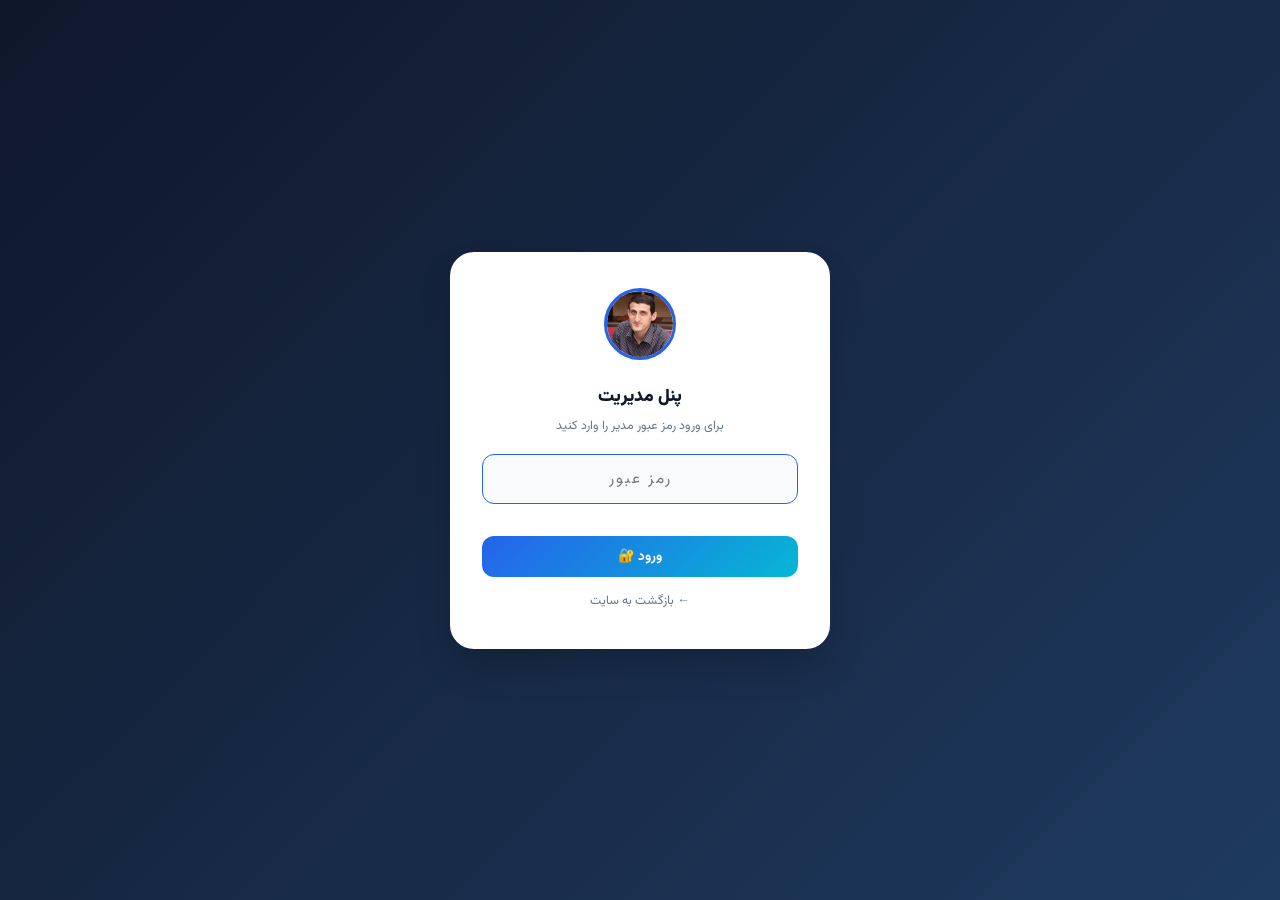
<file: admin.html>
<!DOCTYPE html>
<html lang="fa" dir="rtl">
<head>
    <meta charset="UTF-8">
    <meta name="viewport" content="width=device-width, initial-scale=1.0">
    <title>پنل مدیریت سفارش‌ها | دکتر هادی روشن</title>
    <meta name="robots" content="noindex, nofollow">
    <link rel="icon" type="image/png" sizes="32x32" href="favicon-32x32.png">
    <link rel="icon" type="image/png" sizes="16x16" href="favicon-16x16.png">
    <link rel="icon" type="image/png" sizes="64x64" href="favicon-64x64.png">
    <link rel="apple-touch-icon" href="apple-touch-icon.png">
    <link rel="manifest" href="manifest.json">
    <meta name="theme-color" content="#0f172a">
    <link rel="preconnect" href="https://fonts.googleapis.com">
    <link rel="preconnect" href="https://fonts.gstatic.com" crossorigin>
    <link href="https://fonts.googleapis.com/css2?family=Vazirmatn:wght@300;400;500;600;700;800;900&display=swap" rel="stylesheet">
    <style>
        :root {
            --primary: #2563eb; --primary-dark: #1d4ed8; --secondary: #0ea5e9; --accent: #06b6d4;
            --dark: #0f172a; --dark-secondary: #1e293b;
            --gray: #64748b; --gray-light: #94a3b8;
            --light: #f1f5f9; --lighter: #f8fafc; --white: #ffffff;
            --gradient-primary: linear-gradient(135deg, #2563eb 0%, #06b6d4 100%);
            --shadow: 0 4px 6px -1px rgba(0,0,0,0.1);
            --shadow-lg: 0 20px 40px -10px rgba(0,0,0,0.25);
        }
        [data-theme="dark"] {
            --light: #0f172a; --lighter: #1e293b; --white: #1e293b;
            --dark: #f8fafc; --dark-secondary: #cbd5e1;
            --gray: #94a3b8; --gray-light: #64748b;
        }
        * { margin: 0; padding: 0; box-sizing: border-box; }
        body {
            font-family: 'Vazirmatn', Tahoma, sans-serif;
            background: var(--light); color: var(--dark);
            min-height: 100vh; padding: 20px;
            transition: background .3s, color .3s;
        }
        .wrap { max-width: 1200px; margin: 0 auto; }

        /* topbar */
        .topbar {
            display: flex; align-items: center; gap: 14px;
            background: var(--white); border-radius: 18px; padding: 16px 22px;
            box-shadow: var(--shadow); margin-bottom: 22px;
        }
        .topbar img {
            width: 46px; height: 46px; border-radius: 50%; object-fit: cover;
            border: 2px solid var(--primary);
        }
        .topbar h1 { font-size: 1.15rem; font-weight: 800; }
        .topbar .sub { font-size: .78rem; color: var(--gray); }
        .topbar .spacer { flex: 1; }
        .btn {
            font-family: inherit; cursor: pointer; border: none; border-radius: 12px;
            padding: 10px 18px; font-size: .85rem; font-weight: 700;
            background: var(--gradient-primary); color: #fff;
            transition: transform .15s, box-shadow .15s;
        }
        .btn:hover { transform: translateY(-2px); box-shadow: 0 8px 20px rgba(37,99,235,.35); }
        .btn.ghost {
            background: transparent; color: var(--dark);
            border: 1.5px solid var(--gray-light);
        }
        .btn.danger { background: linear-gradient(135deg, #dc2626, #ef4444); }
        .btn.sm { padding: 7px 14px; font-size: .78rem; }

        /* theme toggle */
        .theme-toggle {
            width: 44px; height: 44px; border-radius: 50%; border: none; cursor: pointer;
            background: var(--lighter); font-size: 1.2rem; box-shadow: var(--shadow);
        }

        /* stats */
        .stats { display: grid; grid-template-columns: repeat(auto-fit, minmax(170px, 1fr)); gap: 14px; margin-bottom: 22px; }
        .stat {
            background: var(--white); border-radius: 16px; padding: 18px;
            box-shadow: var(--shadow); position: relative; overflow: hidden;
        }
        .stat::before { content: ''; position: absolute; inset-inline-start: 0; top: 0; bottom: 0; width: 4px; background: var(--gradient-primary); }
        .stat .num { font-size: 1.5rem; font-weight: 900; }
        .stat .lbl { font-size: .78rem; color: var(--gray); margin-top: 4px; }
        .stat.paid::before { background: linear-gradient(135deg,#059669,#10b981); }
        .stat.pend::before { background: linear-gradient(135deg,#f59e0b,#ef4444); }
        .stat.revenue::before { background: var(--gradient-primary); }

        /* toolbar */
        .toolbar {
            display: flex; flex-wrap: wrap; gap: 10px; align-items: center;
            background: var(--white); border-radius: 16px; padding: 14px 18px;
            box-shadow: var(--shadow); margin-bottom: 18px;
        }
        .toolbar input[type="search"], .toolbar select {
            font-family: inherit; font-size: .85rem; color: var(--dark);
            background: var(--lighter); border: 1.5px solid transparent;
            border-radius: 12px; padding: 10px 14px; outline: none; transition: border .2s;
        }
        .toolbar input[type="search"] { flex: 1; min-width: 200px; }
        .toolbar input:focus, .toolbar select:focus { border-color: var(--primary); }
        .count-chip { font-size: .78rem; color: var(--gray); font-weight: 700; }

        /* table */
        .table-card { background: var(--white); border-radius: 18px; box-shadow: var(--shadow); overflow: hidden; }
        .table-scroll { overflow-x: auto; }
        table { width: 100%; border-collapse: collapse; min-width: 760px; }
        thead th {
            background: var(--gradient-primary); color: #fff; font-size: .78rem; font-weight: 700;
            padding: 13px 14px; text-align: right; white-space: nowrap;
        }
        tbody td { padding: 13px 14px; font-size: .85rem; border-bottom: 1px solid var(--light); vertical-align: middle; }
        [data-theme="dark"] tbody td { border-bottom-color: var(--dark); }
        tbody tr { transition: background .15s; }
        tbody tr:hover { background: var(--lighter); }
        tbody tr:last-child td { border-bottom: none; }
        .code { font-weight: 800; color: var(--primary); white-space: nowrap; }
        .items-cell { max-width: 260px; }
        .items-cell .it { font-size: .78rem; color: var(--gray); white-space: nowrap; overflow: hidden; text-overflow: ellipsis; }
        .total-cell { font-weight: 800; white-space: nowrap; }

        /* status badges */
        .badge { display: inline-flex; align-items: center; gap: 6px; padding: 5px 12px; border-radius: 999px; font-size: .74rem; font-weight: 800; white-space: nowrap; }
        .badge.paid { background: rgba(16,185,129,.14); color: #059669; }
        .badge.pending { background: rgba(245,158,11,.14); color: #d97706; }
        .badge.cod { background: rgba(100,116,139,.14); color: var(--gray); }
        .badge.canceled { background: rgba(239,68,68,.14); color: #dc2626; }
        .badge.shipped { background: rgba(37,99,235,.14); color: #2563eb; }
        .track-code {
            font-size: .72rem; font-weight: 700; color: var(--primary);
            cursor: copy; border-bottom: 1px dashed var(--primary); padding-bottom: 1px;
        }
        .badge .dot { width: 7px; height: 7px; border-radius: 50%; background: currentColor; animation: pulse 2s infinite; }
        @keyframes pulse { 50% { opacity: .35; } }

        /* inline status select */
        .st-select {
            font-family: inherit; font-size: .74rem; font-weight: 700; cursor: pointer;
            border: 1.5px solid var(--gray-light); background: var(--lighter); color: var(--dark);
            border-radius: 10px; padding: 6px 8px; outline: none;
        }
        .row-actions { display: flex; gap: 6px; }

        /* empty */
        .empty { text-align: center; padding: 60px 20px; color: var(--gray); }
        .empty .big { font-size: 3rem; margin-bottom: 12px; }

        /* modal */
        .modal-back {
            position: fixed; inset: 0; background: rgba(15,23,42,.6); backdrop-filter: blur(4px);
            display: none; align-items: center; justify-content: center; z-index: 100; padding: 20px;
        }
        .modal-back.show { display: flex; }
        .modal {
            background: var(--white); border-radius: 20px; max-width: 640px; width: 100%;
            max-height: 86vh; overflow-y: auto; box-shadow: var(--shadow-lg); padding: 24px;
            animation: pop .25s cubic-bezier(.3,1.4,.6,1);
        }
        @keyframes pop { from { transform: scale(.92); opacity: 0; } }
        .modal h3 { font-size: 1.05rem; font-weight: 800; margin-bottom: 4px; }
        .modal .m-sub { font-size: .78rem; color: var(--gray); margin-bottom: 18px; }
        .info-grid { display: grid; grid-template-columns: repeat(auto-fit, minmax(160px, 1fr)); gap: 10px; margin-bottom: 16px; }
        .info-cell { background: var(--lighter); border-radius: 12px; padding: 10px 12px; }
        .info-cell .k { font-size: .7rem; color: var(--gray); margin-bottom: 3px; }
        .info-cell .v { font-size: .84rem; font-weight: 700; word-break: break-word; }
        .m-items { border: 1px solid var(--light); border-radius: 14px; overflow: hidden; margin-bottom: 16px; }
        [data-theme="dark"] .m-items { border-color: var(--dark); }
        .m-items table { min-width: 0; }
        .m-items thead th { background: var(--lighter); color: var(--gray); font-size: .72rem; padding: 9px 12px; }
        .m-items tbody td { font-size: .8rem; padding: 9px 12px; }
        .totals { display: flex; flex-direction: column; gap: 8px; margin-bottom: 18px; }
        .t-row { display: flex; justify-content: space-between; font-size: .85rem; }
        .t-row.grand { font-weight: 900; font-size: 1rem; color: var(--primary); border-top: 2px dashed var(--gray-light); padding-top: 10px; }
        .m-actions { display: flex; gap: 10px; flex-wrap: wrap; }

        /* charts */
        .charts { display: grid; grid-template-columns: 1fr 1fr; gap: 14px; margin-bottom: 22px; }
        .chart-card { background: var(--white); border-radius: 18px; padding: 18px; box-shadow: var(--shadow); }
        .chart-card.wide { grid-column: 1 / -1; }
        .chart-head { display: flex; align-items: baseline; justify-content: space-between; margin-bottom: 16px; }
        .chart-head h3 { font-size: .9rem; font-weight: 800; }
        .chart-note { font-size: .7rem; color: var(--gray); }
        .bars { display: flex; align-items: flex-end; gap: 6px; height: 150px; }
        .bars-days .bar-wrap { flex: 1; }
        .bars-months .bar-wrap { flex: 1; }
        .bar-wrap { display: flex; flex-direction: column; align-items: center; justify-content: flex-end; height: 100%; min-width: 0; }
        .bar {
            width: 100%; max-width: 34px; border-radius: 6px 6px 2px 2px;
            background: var(--gradient-primary); min-height: 0;
            transform-origin: bottom; animation: grow .7s cubic-bezier(.3,.8,.3,1) backwards;
            position: relative; cursor: default; transition: filter .15s;
        }
        .bar-zero { background: var(--lighter); border: 1px dashed var(--gray-light); opacity: .55; }
        .bar:hover { filter: brightness(1.2); }
        @keyframes grow { from { transform: scaleY(0); } }
        .bar-label { font-size: .62rem; color: var(--gray); margin-top: 6px; white-space: nowrap; }
        .bar-empty { color: var(--gray-light); font-size: .68rem; align-self: center; margin: auto; }
        .bar-tip {
            position: fixed; z-index: 300; pointer-events: none;
            background: var(--dark-secondary); color: var(--light); font-size: .72rem; font-weight: 700;
            padding: 7px 12px; border-radius: 10px; opacity: 0; transform: translate(-50%, -6px);
            transition: opacity .15s; white-space: nowrap;
        }
        .bar-tip.show { opacity: 1; }
        /* top courses */
        .top-row { display: flex; align-items: center; gap: 12px; margin-bottom: 12px; }
        .top-row:last-child { margin-bottom: 0; }
        .top-emoji { font-size: 1.3rem; width: 38px; text-align: center; flex-shrink: 0; }
        .top-name { font-size: .82rem; font-weight: 700; min-width: 150px; }
        .top-track { flex: 1; height: 12px; border-radius: 999px; background: var(--lighter); overflow: hidden; }
        [data-theme="dark"] .top-track { background: var(--dark); }
        .top-fill { height: 100%; border-radius: 999px; background: var(--gradient-primary); width: 0; transition: width 1s cubic-bezier(.3,.8,.3,1); }
        .top-fill.gold { background: var(--gradient-warm); }
        .top-fill.silver { background: linear-gradient(135deg,#94a3b8,#cbd5e1); }
        .top-fill.bronze { background: linear-gradient(135deg,#b45309,#d97706); }
        .top-num { font-size: .78rem; font-weight: 800; color: var(--primary); min-width: 34px; text-align: center; }
        .top-rev { font-size: .7rem; color: var(--gray); min-width: 96px; text-align: left; }

        /* login gate */
        .gate-back {
            position: fixed; inset: 0; z-index: 500;
            background: var(--gradient-hero, linear-gradient(135deg,#0f172a,#1e3a5f));
            display: flex; align-items: center; justify-content: center; padding: 20px;
        }
        .gate-back.hidden { display: none; }
        .gate {
            background: var(--white); border-radius: 24px; padding: 36px 32px;
            width: 100%; max-width: 380px; text-align: center;
            box-shadow: var(--shadow-lg); animation: pop .3s cubic-bezier(.3,1.4,.6,1);
        }
        @keyframes pop { from { transform: scale(.92); opacity: 0; } }
        .gate img { width: 72px; height: 72px; border-radius: 50%; object-fit: cover; border: 3px solid var(--primary); margin-bottom: 14px; }
        .gate h2 { font-size: 1.1rem; font-weight: 900; }
        .gate .g-sub { font-size: .78rem; color: var(--gray); margin: 6px 0 18px; }
        .gate input {
            width: 100%; font-family: inherit; font-size: .95rem; text-align: center; letter-spacing: 2px;
            padding: 12px; border-radius: 12px; border: 1.5px solid var(--gray-light);
            background: var(--lighter); color: var(--dark); outline: none; transition: border .2s;
        }
        .gate input:focus { border-color: var(--primary); }
        .gate .g-err { min-height: 20px; font-size: .74rem; color: #dc2626; font-weight: 700; margin: 8px 0 4px; }
        .gate.shake { animation: shake .4s; }
        @keyframes shake { 20%,60% { transform: translateX(-8px); } 40%,80% { transform: translateX(8px); } }
        .gate .g-back { display: inline-block; margin-top: 14px; font-size: .78rem; color: var(--gray); text-decoration: none; }
        .gate .g-back:hover { color: var(--primary); }

        /* toast */
        #toast {
            position: fixed; bottom: 24px; inset-inline-start: 50%; transform: translateX(50%);
            background: var(--dark-secondary); color: var(--light); padding: 12px 22px;
            border-radius: 999px; font-size: .85rem; font-weight: 700; opacity: 0;
            pointer-events: none; transition: opacity .3s, transform .3s; z-index: 200;
        }
        #toast.show { opacity: 1; transform: translateX(50%) translateY(-6px); }

        @media (max-width: 640px) {
            .topbar { flex-wrap: wrap; }
            .toolbar { flex-direction: column; align-items: stretch; }
            .charts { grid-template-columns: 1fr; }
        }
    </style>
</head>
<body>
    <!-- ===== login gate ===== -->
    <div class="gate-back" id="gateBack">
        <form class="gate" id="gateForm" autocomplete="off">
            <img src="profile.jpg" alt="">
            <h2>پنل مدیریت</h2>
            <p class="g-sub">برای ورود رمز عبور مدیر را وارد کنید</p>
            <input type="password" id="gatePass" placeholder="رمز عبور" dir="ltr">
            <div class="g-err" id="gateErr"></div>
            <button class="btn" type="submit" style="width:100%">ورود 🔐</button>
            <a class="g-back" href="index.html">← بازگشت به سایت</a>
        </form>
    </div>

    <div class="wrap" id="panelWrap" style="display:none">
        <header class="topbar">
            <img src="profile.jpg" alt="دکتر هادی روشن">
            <div>
                <h1>پنل مدیریت سفارش‌ها</h1>
                <div class="sub">سفارش‌های ثبت‌شده در همین مرورگر (localStorage)</div>
            </div>
            <div class="spacer"></div>
            <button class="theme-toggle" id="themeBtn" title="تغییر تم">🌙</button>
            <button class="btn ghost sm" id="logoutBtn" title="خروج از پنل">خروج ⎋</button>
            <a class="btn ghost" href="index.html">بازگشت به سایت</a>
        </header>

        <section class="stats" id="stats"></section>

        <section class="charts">
            <div class="chart-card">
                <div class="chart-head"><h3>📈 فروش ۱۴ روز اخیر</h3><span class="chart-note">تومان</span></div>
                <div class="bars bars-days" id="dailyChart"></div>
            </div>
            <div class="chart-card">
                <div class="chart-head"><h3>🗓 فروش ۱۲ ماه اخیر</h3><span class="chart-note">تومان</span></div>
                <div class="bars bars-months" id="monthlyChart"></div>
            </div>
            <div class="chart-card wide">
                <div class="chart-head"><h3>🏆 پرفروش‌ترین دوره‌ها</h3><span class="chart-note">تعداد فروش</span></div>
                <div id="topCourses"></div>
            </div>
        </section>

        <div class="toolbar">
            <input type="search" id="q" placeholder="🔍 جستجو: کد سفارش، نام، موبایل…">
            <select id="stFilter">
                <option value="">همه وضعیت‌ها</option>
                <option value="پرداخت شده">پرداخت شده</option>
                <option value="در انتظار تایید رسید">در انتظار تایید رسید</option>
                <option value="در انتظار پرداخت در محل">در انتظار پرداخت در محل</option>
                <option value="لغو شده">لغو شده</option>
            </select>
            <select id="sortSel">
                <option value="new">جدیدترین</option>
                <option value="old">قدیمی‌ترین</option>
                <option value="high">گران‌ترین</option>
            </select>
            <button class="btn sm ghost" id="csvBtn">⬇️ CSV</button>
            <button class="btn sm ghost" id="jsonBtn">⬇️ JSON</button>
            <span class="count-chip" id="countChip"></span>
        </div>

        <div class="table-card">
            <div class="table-scroll">
                <table>
                    <thead>
                        <tr>
                            <th>کد سفارش</th>
                            <th>مشتری</th>
                            <th>اقلام</th>
                            <th>مبلغ کل</th>
                            <th>روش پرداخت</th>
                            <th>تاریخ</th>
                            <th>وضعیت</th>
                            <th>عملیات</th>
                        </tr>
                    </thead>
                    <tbody id="tbody"></tbody>
                </table>
            </div>
            <div class="empty" id="empty" style="display:none">
                <div class="big">🗂️</div>
                <p><b>هنوز سفارشی ثبت نشده است.</b></p>
                <p style="font-size:.8rem;margin-top:6px">با انجام یک خرید آزمایشی در سایت، سفارش‌ها اینجا ظاهر می‌شوند.</p>
            </div>
        </div>
    </div>

    <!-- details modal -->
    <div class="modal-back" id="modalBack">
        <div class="modal" id="modalBox"></div>
    </div>

    <div id="toast"></div>

    <script>
    'use strict';
    /* ---------- login gate ---------- */
    const PASS_KEY = 'hr_admin_pass';
    const DEFAULT_PASS = 'hr-admin-1405';
    const gateBack = document.getElementById('gateBack');
    const gateForm = document.getElementById('gateForm');
    const gatePass = document.getElementById('gatePass');
    const gateErr = document.getElementById('gateErr');
    const panelWrap = document.getElementById('panelWrap');
    function getPass() { try { return localStorage.getItem(PASS_KEY) || DEFAULT_PASS; } catch (e) { return DEFAULT_PASS; } }
    function unlock() { sessionStorage.setItem('hr_admin_ok', '1'); gateBack.classList.add('hidden'); panelWrap.style.display = ''; }
    function lock() { sessionStorage.removeItem('hr_admin_ok'); gateBack.classList.remove('hidden'); panelWrap.style.display = 'none'; gatePass.value = ''; gateErr.textContent = ''; }
    (function initGate() {
        if (sessionStorage.getItem('hr_admin_ok') === '1') unlock();
        else setTimeout(() => gatePass.focus(), 200);
    })();
    gateForm.addEventListener('submit', e => {
        e.preventDefault();
        if (gatePass.value === getPass()) {
            gateErr.textContent = ''; unlock(); render();
            toast('✓ خوش آمدید، مدیر گرامی');
        } else {
            gateErr.textContent = '✖ رمز عبور اشتباه است';
            gateForm.classList.remove('shake'); void gateForm.offsetWidth; gateForm.classList.add('shake');
            gatePass.select();
        }
    });
    document.getElementById('logoutBtn').addEventListener('click', () => { lock(); });
    /* change password: run changeAdminPass('new-pass') in console */
    window.changeAdminPass = function (np) {
        if (typeof np !== 'string' || np.length < 4) return 'رمز باید حداقل ۴ کاراکتر باشد';
        try { localStorage.setItem(PASS_KEY, np); } catch (e) { return 'ذخیره ممکن نشد'; }
        return '✓ رمز مدیر تغییر کرد';
    };

    /* ---------- theme ---------- */
    const root = document.documentElement;
    try { if (localStorage.getItem('theme') === 'dark') { root.setAttribute('data-theme', 'dark'); document.getElementById('themeBtn').textContent = '☀️'; } } catch (e) {}
    document.getElementById('themeBtn').addEventListener('click', () => {
        const dark = root.hasAttribute('data-theme');
        if (dark) { root.removeAttribute('data-theme'); document.getElementById('themeBtn').textContent = '🌙'; }
        else { root.setAttribute('data-theme', 'dark'); document.getElementById('themeBtn').textContent = '☀️'; }
        try { localStorage.setItem('theme', dark ? 'light' : 'dark'); } catch (e) {}
    });

    /* ---------- helpers ---------- */
    const faNum = n => Number(n).toLocaleString('fa-IR');
    const money = n => faNum(n) + ' تومان';
    const STATUS_LIST = ['پرداخت شده', 'ارسال شد', 'در انتظار تایید رسید', 'در انتظار پرداخت در محل', 'لغو شده'];
    const PAY_LABEL = { gateway: 'درگاه بانکی', cod: 'پرداخت در محل', card: 'کارت به کارت' };
    function statusClass(s) {
        if (s === 'پرداخت شده') return 'paid';
        if (s === 'ارسال شد') return 'shipped';
        if (s === 'در انتظار تایید رسید') return 'pending';
        if (s === 'در انتظار پرداخت در محل') return 'cod';
        return 'canceled';
    }
    /* Gregorian → Jalali (standard algorithm) */
    function toJalali(gy, gm, gd) {
        const g_d_m = [0, 31, 59, 90, 120, 151, 181, 212, 243, 273, 304, 334];
        let jy = (gy <= 1600) ? 0 : 979;
        gy -= (gy <= 1600) ? 621 : 1600;
        const gy2 = (gm > 2) ? (gy + 1) : gy;
        let days = (365 * gy) + Math.floor((gy2 + 3) / 4) - Math.floor((gy2 + 99) / 100)
                 + Math.floor((gy2 + 399) / 400) - 80 + gd + g_d_m[gm - 1];
        jy += 33 * Math.floor(days / 12053); days %= 12053;
        jy += 4 * Math.floor(days / 1461); days %= 1461;
        if (days > 365) { jy += Math.floor((days - 1) / 365); days = (days - 1) % 365; }
        const jm = (days < 186) ? 1 + Math.floor(days / 31) : 7 + Math.floor((days - 186) / 30);
        const jd = 1 + ((days < 186) ? (days % 31) : ((days - 186) % 30));
        return [jy, jm, jd];
    }
    function faDigits(s) { return String(s).replace(/\d/g, d => '۰۱۲۳۴۵۶۷۸۹'[d]); }
    function faDate(iso) {
        const d = new Date(iso);
        const [jy, jm, jd] = toJalali(d.getFullYear(), d.getMonth() + 1, d.getDate());
        const hh = String(d.getHours()).padStart(2, '0'), mm = String(d.getMinutes()).padStart(2, '0');
        return faDigits(jy) + '/' + faDigits(jm) + '/' + faDigits(jd) + ' — ' + faDigits(hh) + ':' + faDigits(mm);
    }
    function toast(msg) {
        const t = document.getElementById('toast');
        t.textContent = msg; t.classList.add('show');
        clearTimeout(t._h); t._h = setTimeout(() => t.classList.remove('show'), 2600);
    }

    /* ---------- state ---------- */
    let orders = [];
    let currentId = null;
    function loadOrders() {
        try { orders = JSON.parse(localStorage.getItem('hr_orders') || '[]'); }
        catch (e) { orders = []; }
    }
    function saveOrders() {
        try { localStorage.setItem('hr_orders', JSON.stringify(orders)); } catch (e) { toast('⚠️ ذخیره ممکن نشد'); }
    }

    /* ---------- filters ---------- */
    const qInput = document.getElementById('q');
    const stFilter = document.getElementById('stFilter');
    const sortSel = document.getElementById('sortSel');
    function visible() {
        const q = qInput.value.trim().toLowerCase();
        let list = orders.filter(o => {
            if (stFilter.value && o.status !== stFilter.value) return false;
            if (!q) return true;
            const hay = [o.code, o.customer && o.customer.name, o.customer && o.customer.phone, o.customer && o.customer.national, o.customer && o.customer.email]
                .map(x => String(x || '').toLowerCase()).join(' ');
            return hay.includes(q);
        });
        if (sortSel.value === 'new') list.sort((a, b) => new Date(b.date) - new Date(a.date));
        if (sortSel.value === 'old') list.sort((a, b) => new Date(a.date) - new Date(b.date));
        if (sortSel.value === 'high') list.sort((a, b) => (b.total || 0) - (a.total || 0));
        return list;
    }

    /* ---------- stats ---------- */
    function renderStats() {
        const total = orders.length;
        const paid = orders.filter(o => o.status === 'پرداخت شده').length;
        const pend = orders.filter(o => o.status !== 'پرداخت شده' && o.status !== 'لغو شده').length;
        const revenue = orders.filter(o => o.status === 'پرداخت شده').reduce((s, o) => s + (o.total || 0), 0);
        document.getElementById('stats').innerHTML = [
            [' total', faNum(total), 'کل سفارش‌ها'],
            [' paid', faNum(paid), 'پرداخت شده'],
            [' pend', faNum(pend), 'در انتظار'],
            [' revenue', money(revenue), 'درآمد (پرداخت‌شده)']
        ].map(([cls, num, lbl]) => '<div class="stat ' + cls.trim() + '"><div class="num">' + num + '</div><div class="lbl">' + lbl + '</div></div>').join('');
    }

    /* ---------- charts ---------- */
    const FA_MONTHS = ['فروردین','اردیبهشت','خرداد','تیر','مرداد','شهریور','مهر','آبان','آذر','دی','بهمن','اسفند'];
    const FA_WEEKDAYS = ['یکشنبه','دوشنبه','سه‌شنبه','چهارشنبه','پنجشنبه','جمعه','شنبه'];
    const paidOrders = () => orders.filter(o => o.status === 'پرداخت شده');
    function dayKey(d) { return d.getFullYear() + '-' + d.getMonth() + '-' + d.getDate(); }

    function renderCharts() {
        const paid = paidOrders();

        /* --- daily: last 14 days (incl. today) --- */
        const daily = [];
        const today = new Date(); today.setHours(0, 0, 0, 0);
        for (let i = 13; i >= 0; i--) {
            const d = new Date(today); d.setDate(d.getDate() - i);
            daily.push({ date: d, total: 0, count: 0, key: dayKey(d) });
        }
        const dMap = new Map(daily.map(x => [x.key, x]));
        paid.forEach(o => {
            const d = new Date(o.date); d.setHours(0, 0, 0, 0);
            const slot = dMap.get(dayKey(d));
            if (slot) { slot.total += (o.total || 0); slot.count++; }
        });
        const PLOT = 120; /* px plot area inside 150px chart (label ~30px) */
        const dMax = Math.max(...daily.map(x => x.total), 1);
        document.getElementById('dailyChart').innerHTML = daily.map(x => {
            const hpx = x.total ? Math.max(6, Math.round(x.total / dMax * PLOT)) : 3;
            return '<div class="bar-wrap"><div class="bar' + (x.total ? '' : ' bar-zero') + '" style="height:' + hpx + 'px" ' +
                'data-tip="' + FA_WEEKDAYS[x.date.getDay()] + ' ' + faDigits(x.date.getDate()) + ' ' + FA_MONTHS[x.date.getMonth()] + ' — ' +
                (x.total ? money(x.total) + ' (' + faNum(x.count) + ' سفارش)' : 'فروشی نبوده') + '"></div>' +
                '<div class="bar-label">' + faDigits(x.date.getDate()) + '</div></div>';
        }).join('') || '<div class="bar-empty">داده‌ای نیست</div>';

        /* --- monthly: last 12 months, jalali labels --- */
        const monthly = [];
        const now = new Date();
        for (let i = 11; i >= 0; i--) {
            const d = new Date(now.getFullYear(), now.getMonth() - i, 1);
            monthly.push({ y: d.getFullYear(), m: d.getMonth(), total: 0, count: 0 });
        }
        const mMap = new Map(monthly.map(x => [x.y + '-' + x.m, x]));
        paid.forEach(o => {
            const d = new Date(o.date);
            const slot = mMap.get(d.getFullYear() + '-' + d.getMonth());
            if (slot) { slot.total += (o.total || 0); slot.count++; }
        });
        const mMax = Math.max(...monthly.map(x => x.total), 1);
        document.getElementById('monthlyChart').innerHTML = monthly.map(x => {
            const [jy, jm] = toJalali(x.y, x.m + 1, 15);
            const hpx = x.total ? Math.max(6, Math.round(x.total / mMax * PLOT)) : 3;
            return '<div class="bar-wrap"><div class="bar' + (x.total ? '' : ' bar-zero') + '" style="height:' + hpx + 'px" ' +
                'data-tip="' + FA_MONTHS[jm - 1] + ' ' + faDigits(jy) + ' — ' +
                (x.total ? money(x.total) + ' (' + faNum(x.count) + ' سفارش)' : 'فروشی نبوده') + '"></div>' +
                '<div class="bar-label">' + FA_MONTHS[jm - 1].slice(0, 3) + '</div></div>';
        }).join('') || '<div class="bar-empty">داده‌ای نیست</div>';

        /* --- top courses (paid only) --- */
        const cMap = new Map();
        paid.forEach(o => (o.items || []).forEach(it => {
            if (!cMap.has(it.name)) cMap.set(it.name, { emoji: it.emoji || '🎓', name: it.name, qty: 0, rev: 0 });
            const c = cMap.get(it.name); c.qty += it.qty; c.rev += it.qty * (it.price || 0);
        }));
        const top = [...cMap.values()].sort((a, b) => b.qty - a.qty).slice(0, 5);
        const qMax = Math.max(...top.map(c => c.qty), 1);
        const medal = ['🥇', '🥈', '🥉', '4️⃣', '5️⃣'];
        const fillCls = ['gold', 'silver', 'bronze', '', ''];
        document.getElementById('topCourses').innerHTML = top.length
            ? top.map((c, i) =>
                '<div class="top-row"><div class="top-emoji">' + medal[i] + '</div>' +
                '<div class="top-name">' + c.emoji + ' ' + c.name + '</div>' +
                '<div class="top-track"><div class="top-fill ' + fillCls[i] + '" data-w="' + Math.round(c.qty / qMax * 100) + '"></div></div>' +
                '<div class="top-num">' + faNum(c.qty) + '</div>' +
                '<div class="top-rev">' + money(c.rev) + '</div></div>').join('')
            : '<div class="bar-empty">هنوز فروشی ثبت نشده</div>';
        /* animate fills */
        requestAnimationFrame(() => requestAnimationFrame(() =>
            document.querySelectorAll('#topCourses .top-fill').forEach(f => f.style.width = f.getAttribute('data-w') + '%')));
    }

    /* bar tooltip (single reused element) */
    (function () {
        const tip = document.createElement('div'); tip.className = 'bar-tip'; document.body.appendChild(tip);
        document.addEventListener('mouseover', e => {
            const bar = e.target.closest('.bar');
            if (!bar) return;
            tip.textContent = bar.getAttribute('data-tip');
            const r = bar.getBoundingClientRect();
            tip.style.left = (r.left + r.width / 2) + 'px';
            tip.style.top = (r.top - 6) + 'px';
            tip.classList.add('show');
        });
        document.addEventListener('mouseout', e => { if (e.target.closest('.bar')) tip.classList.remove('show'); });
    })();

    /* ---------- table ---------- */
    function payLabel(o) {
        const m = o.payment && o.payment.method;
        return PAY_LABEL[m] || (m === undefined ? '—' : String(m));
    }
    function render() {
        renderStats();
        renderCharts();
        const list = visible();
        document.getElementById('countChip').textContent = list.length === orders.length
            ? 'نمایش ' + faNum(list.length) + ' سفارش'
            : 'نمایش ' + faNum(list.length) + ' از ' + faNum(orders.length);
        const empty = document.getElementById('empty');
        empty.style.display = orders.length === 0 ? 'block' : 'none';
        document.querySelector('table').style.display = orders.length === 0 ? 'none' : 'table';
        document.getElementById('tbody').innerHTML = list.map(o => {
            const items = (o.items || []).map(i => i.emoji + ' ' + i.name + ' ×' + faNum(i.qty)).join('، ');
            const sel = '<select class="st-select" data-code="' + o.code + '">' +
                STATUS_LIST.map(s => '<option' + (s === o.status ? ' selected' : '') + '>' + s + '</option>').join('') + '</select>';
            return '<tr>' +
                '<td class="code">' + o.code + '</td>' +
                '<td>' + ((o.customer && o.customer.name) || '—') + '<br><span style="font-size:.72rem;color:var(--gray)">' + ((o.customer && o.customer.phone) || '') + '</span></td>' +
                '<td class="items-cell"><div class="it">' + (items || '—') + '</div></td>' +
                '<td class="total-cell">' + money(o.total || 0) + '</td>' +
                '<td>' + payLabel(o) + '</td>' +
                '<td style="white-space:nowrap;font-size:.76rem">' + faDate(o.date) + '</td>' +
                '<td><span class="badge ' + statusClass(o.status) + '"><span class="dot"></span>' + o.status + '</span>' +
                    (o.status === 'ارسال شد' && o.tracking
                        ? '<div style="display:flex;align-items:center;gap:4px;margin-top:5px"><span class="track-code" data-copy="' + o.tracking + '" title="کلیک = کپی">📮 ' + faDigits(o.tracking) + '</span></div>'
                        : '') + '</td>' +
                '<td><div class="row-actions">' +
                    '<button class="btn sm ghost" data-view="' + o.code + '">جزئیات</button>' +
                    '<button class="btn sm danger" data-del="' + o.code + '">حذف</button>' +
                '</div>' + sel + '</td>' +
            '</tr>';
        }).join('');
    }

    /* ---------- status change ---------- */
    const TRACK_RE = /^[0-9]{10,24}$/; /* postal tracking: 10–24 digits */
    function askTracking(code, then) {
        const o = orders.find(x => x.code === code);
        const pre = (o && o.tracking) || '';
        openPrompt(
            '📦 کد رهگیری پستی',
            'سفارش ' + code + ' به وضعیت «ارسال شد» می‌رود. کد رهگیری ۱۰ تا ۲۴ رقمی برگه پستی را وارد کنید:',
            pre,
            v => {
                if (!TRACK_RE.test(v.replace(/\D/g, ''))) { toast('✖ کد رهگیری باید ۱۰ تا ۲۴ رقم باشد'); return false; }
                if (o) { o.tracking = v.replace(/\D/g, ''); if (o.payment) o.payment.tracking = o.tracking; }
                then();
                toast('📦 ' + code + ' ارسال شد — کد رهگیری: ' + faDigits(o.tracking));
                return true;
            }
        );
    }
    /* tiny inline prompt modal (reuses gate styles) */
    function openPrompt(title, sub, value, onSubmit) {
        const back = document.createElement('div');
        back.className = 'modal-back show';
        back.innerHTML = '<div class="modal" style="max-width:400px">' +
            '<h3>' + title + '</h3><div class="m-sub">' + sub + '</div>' +
            '<input id="pInput" dir="ltr" style="width:100%;text-align:center;font-size:1rem;letter-spacing:1px;padding:12px;border-radius:12px;border:1.5px solid var(--gray-light);background:var(--lighter);color:var(--dark);outline:none;font-family:inherit">' +
            '<div class="m-actions" style="margin-top:16px">' +
            '<button class="btn" id="pOk">تایید</button>' +
            '<button class="btn ghost" id="pCancel">انصراف</button></div></div>';
        document.body.appendChild(back);
        const inp = back.querySelector('#pInput');
        inp.value = value || '';
        setTimeout(() => { inp.focus(); inp.select(); }, 100);
        const close = () => back.remove();
        const attempt = () => { if (onSubmit(inp.value.trim())) close(); else inp.select(); };
        back.querySelector('#pOk').addEventListener('click', attempt);
        back.querySelector('#pCancel').addEventListener('click', close);
        back.addEventListener('click', e => { if (e.target === back) close(); });
        inp.addEventListener('keydown', e => { if (e.key === 'Enter') attempt(); if (e.key === 'Escape') close(); });
    }
    document.getElementById('tbody').addEventListener('change', e => {
        if (!e.target.classList.contains('st-select')) return;
        const code = e.target.getAttribute('data-code');
        const o = orders.find(x => x.code === code);
        if (!o) return;
        if (e.target.value === 'ارسال شد' && o.status !== 'ارسال شد') {
            e.target.value = o.status; /* revert dropdown until tracking entered */
            askTracking(code, () => { o.status = 'ارسال شد'; if (o.payment) o.payment.status = o.status; saveOrders(); render(); });
            return;
        }
        if (o.status === 'ارسال شد' && e.target.value !== 'ارسال شد') { delete o.tracking; if (o.payment) delete o.payment.tracking; }
        o.status = e.target.value;
        if (o.payment) o.payment.status = o.status;
        saveOrders(); render();
        toast('✓ وضعیت ' + code + ' → ' + o.status);
    });

    /* ---------- details & delete ---------- */
    document.getElementById('tbody').addEventListener('click', e => {
        const cp = e.target.getAttribute('data-copy');
        if (cp) {
            (navigator.clipboard ? navigator.clipboard.writeText(cp) : Promise.reject())
                .then(() => toast('📋 کد رهگیری کپی شد: ' + faDigits(cp)))
                .catch(() => {
                    const ta = document.createElement('textarea'); ta.value = cp; document.body.appendChild(ta);
                    ta.select(); document.execCommand('copy'); ta.remove();
                    toast('📋 کد رهگیری کپی شد: ' + faDigits(cp));
                });
            return;
        }
        const v = e.target.getAttribute('data-view');
        if (v) return showDetails(v);
        const d = e.target.getAttribute('data-del');
        if (d) {
            orders = orders.filter(x => x.code !== d);
            saveOrders(); render();
            toast('🗑 سفارش ' + d + ' حذف شد');
        }
    });

    function showDetails(code) {
        currentId = code;
        const o = orders.find(x => x.code === code);
        if (!o) return;
        const c = o.customer || {};
        const cells = [
            ['نام', c.name], ['موبایل', c.phone], ['کد ملی', c.national], ['ایمیل', c.email],
            ['استان', c.province], ['کد پستی', c.postal], ['آدرس', c.address], ['روش ارسال', c.shippingMethod]
        ];
        const pay = o.payment || {};
        const payCells = [
            ['روش', PAY_LABEL[pay.method] || '—'], ['وضعیت پرداخت', pay.status || o.status],
            ['کارت', pay.card || '—'], ['کد رهگیری (RRN)', pay.rrn || '—']
        ];
        if (o.tracking) payCells.push(['📦 کد رهگیری پستی', '<span class="track-code" data-copy="' + o.tracking + '">' + faDigits(o.tracking) + '</span>']);
        document.getElementById('modalBox').innerHTML =
            '<h3>سفارش ' + o.code + '</h3>' +
            '<div class="m-sub">' + faDate(o.date) + (o.coupon ? ' • کد تخفیف: ' + o.coupon : '') + '</div>' +
            '<div class="info-grid">' + cells.map(([k, v]) =>
                '<div class="info-cell"><div class="k">' + k + '</div><div class="v">' + (v || '—') + '</div></div>').join('') + '</div>' +
            '<div class="m-items"><table><thead><tr><th>دوره</th><th>تعداد</th><th>قیمت</th><th>جمع</th></tr></thead><tbody>' +
            (o.items || []).map(i =>
                '<tr><td>' + i.emoji + ' ' + i.name + '</td><td>' + faNum(i.qty) + '</td><td>' + money(i.price) + '</td><td>' + money(i.price * i.qty) + '</td></tr>').join('') +
            '</tbody></table></div>' +
            '<div class="totals">' +
                '<div class="t-row"><span>جمع اقلام</span><b>' + money(o.subtotal || 0) + '</b></div>' +
                '<div class="t-row"><span>تخفیف</span><b>' + (o.discount ? '−' + money(o.discount) : '—') + '</b></div>' +
                '<div class="t-row"><span>ارسال</span><b>' + (o.shipping ? money(o.shipping) : 'رایگان') + '</b></div>' +
                '<div class="t-row grand"><span>مبلغ کل</span><b>' + money(o.total || 0) + '</b></div>' +
            '</div>' +
            '<div class="info-grid" style="margin-bottom:18px">' + payCells.map(([k, v]) =>
                '<div class="info-cell"><div class="k">' + k + '</div><div class="v">' + v + '</div></div>').join('') + '</div>' +
            '<div class="m-actions">' +
                '<select class="st-select" id="mStatus">' + STATUS_LIST.map(s => '<option' + (s === o.status ? ' selected' : '') + '>' + s + '</option>').join('') + '</select>' +
                '<button class="btn" id="mSave">ذخیره وضعیت</button>' +
                '<button class="btn ghost" id="mPrint">🖨 چاپ</button>' +
                '<button class="btn ghost" id="mClose">بستن</button>' +
            '</div>';
        document.getElementById('modalBack').classList.add('show');
        document.getElementById('mClose').addEventListener('click', closeModal);
        document.getElementById('mSave').addEventListener('click', () => {
            o.status = document.getElementById('mStatus').value;
            if (o.payment) o.payment.status = o.status;
            saveOrders(); render();
            toast('✓ وضعیت به «' + o.status + '» تغییر کرد');
            closeModal();
        });
        document.getElementById('mPrint').addEventListener('click', () => {
            const w = window.open('', '_blank');
            w.document.write('<html dir="rtl"><head><meta charset="utf-8"><title>' + o.code + '</title></head><body style="font-family:Vazirmatn,Tahoma">' +
                '<h2>سفارش ' + o.code + '</h2><p>' + faDate(o.date) + '</p>' +
                '<p>مشتری: ' + (c.name || '—') + ' | ' + (c.phone || '') + '</p>' +
                '<p>مبلغ کل: ' + money(o.total) + ' — وضعیت: ' + o.status + '</p>' +
                '<ul>' + (o.items || []).map(i => '<li>' + i.name + ' ×' + i.qty + ' = ' + money(i.price * i.qty) + '</li>').join('') + '</ul>' +
                '</body></html>');
            w.document.close(); w.print();
        });
    }
    function closeModal() { document.getElementById('modalBack').classList.remove('show'); currentId = null; }
    document.getElementById('modalBack').addEventListener('click', e => { if (e.target.id === 'modalBack') closeModal(); });
    document.addEventListener('keydown', e => { if (e.key === 'Escape') closeModal(); });

    /* ---------- export ---------- */
    function download(name, text, type) {
        const blob = new Blob(['\ufeff' + text], { type });
        const a = document.createElement('a');
        a.href = URL.createObjectURL(blob); a.download = name; a.click();
        URL.revokeObjectURL(a.href);
    }
    document.getElementById('csvBtn').addEventListener('click', () => {
        if (!orders.length) return toast('سفارشی برای خروجی نیست');
        const rows = [['کد', 'تاریخ', 'مشتری', 'موبایل', 'تعداد اقلام', 'جمع', 'تخفیف', 'ارسال', 'کل', 'روش پرداخت', 'وضعیت', 'کد رهگیری پستی']];
        visible().forEach(o => rows.push([
            o.code, o.date, (o.customer && o.customer.name) || '', (o.customer && o.customer.phone) || '',
            (o.items || []).reduce((s, i) => s + i.qty, 0), o.subtotal, o.discount, o.shipping, o.total,
            payLabel(o), o.status, o.tracking || ''
        ]));
        download('orders.csv', rows.map(r => r.map(x => '"' + String(x).replace(/"/g, '""') + '"').join(',')).join('\n'), 'text/csv;charset=utf-8');
        toast('⬇️ CSV دانلود شد');
    });
    document.getElementById('jsonBtn').addEventListener('click', () => {
        if (!orders.length) return toast('سفارشی برای خروجی نیست');
        download('orders.json', JSON.stringify(visible(), null, 2), 'application/json');
        toast('⬇️ JSON دانلود شد');
    });

    /* ---------- init ---------- */
    [qInput, stFilter, sortSel].forEach(el => el.addEventListener('input', render));
    loadOrders();
    render();

    /* live refresh when another tab changes orders */
    window.addEventListener('storage', e => { if (e.key === 'hr_orders') { loadOrders(); render(); } });
    </script>
</body>
</html>
</file>
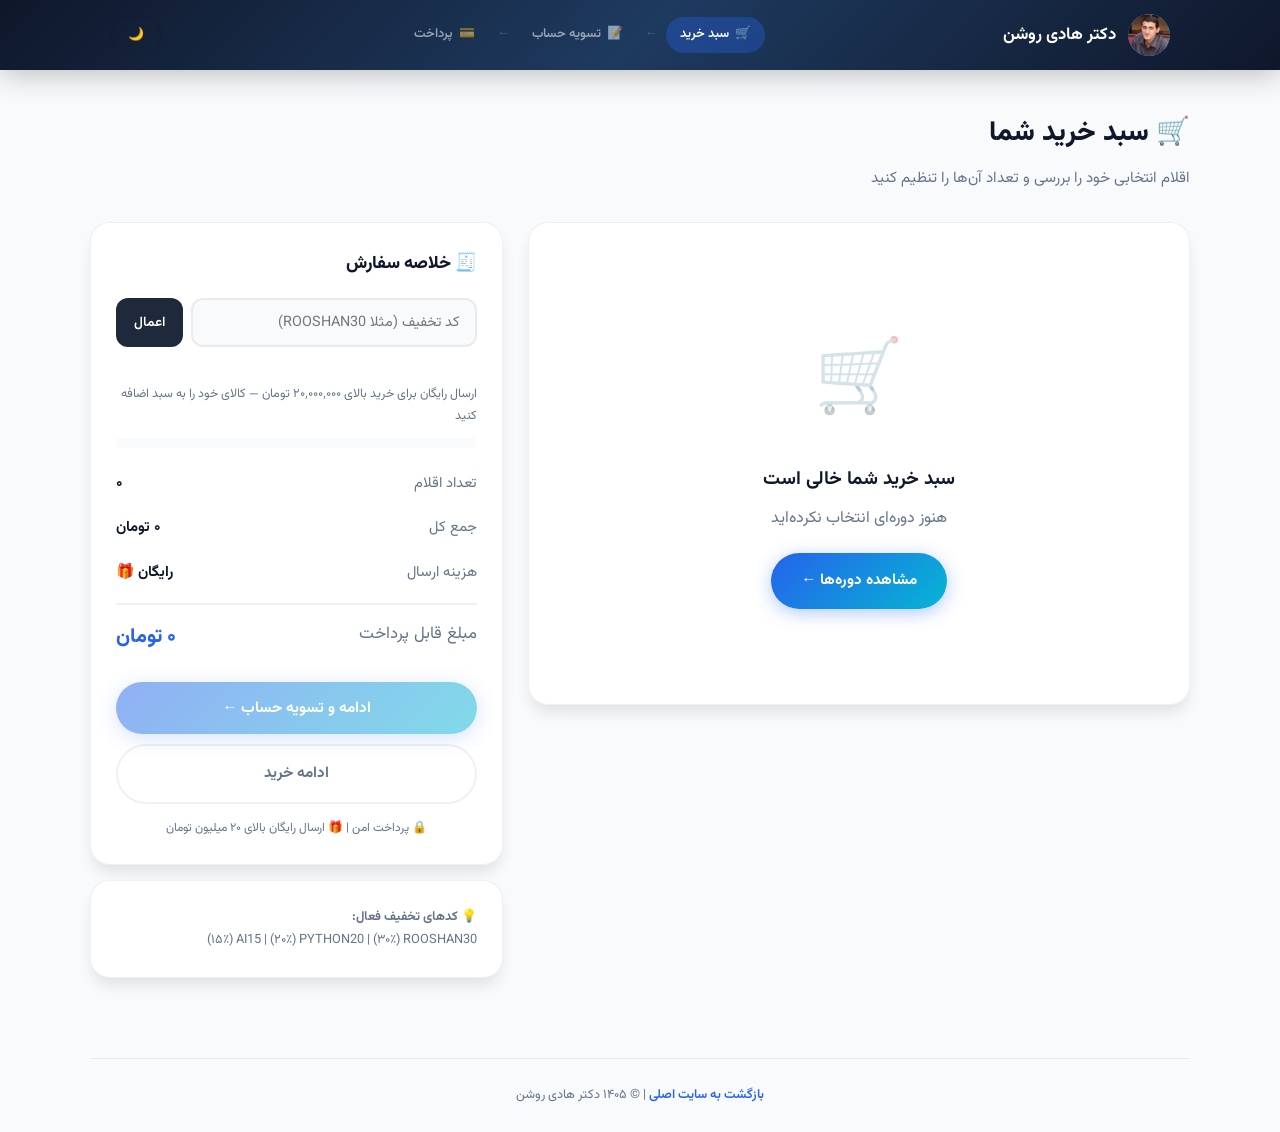
<file: cart.html>
<!DOCTYPE html>
<html lang="fa" dir="rtl">
<head>
    <meta charset="UTF-8">
    <meta name="viewport" content="width=device-width, initial-scale=1.0">
    <title>سبد خرید | دکتر هادی روشن</title>
    <link rel="icon" type="image/png" sizes="32x32" href="favicon-32x32.png">
    <link rel="icon" type="image/png" sizes="16x16" href="favicon-16x16.png">
    <link rel="icon" type="image/png" sizes="64x64" href="favicon-64x64.png">
    <link rel="apple-touch-icon" href="apple-touch-icon.png">
    <link rel="manifest" href="manifest.json">
    <meta name="mobile-web-app-capable" content="yes">
    <meta name="apple-mobile-web-app-capable" content="yes">
    <meta name="apple-mobile-web-app-status-bar-style" content="black-translucent">
    <meta name="apple-mobile-web-app-title" content="دکتر روشن">
    <meta name="theme-color" content="#0f172a">
    <meta name="description" content="سبد خرید دوره‌های آموزشی دکتر هادی روشن — پایتون و هوش مصنوعی">
    <link rel="preconnect" href="https://fonts.googleapis.com">
    <link rel="preconnect" href="https://fonts.gstatic.com" crossorigin>
    <link href="https://fonts.googleapis.com/css2?family=Vazirmatn:wght@100;200;300;400;500;600;700;800;900&display=swap" rel="stylesheet">
    <style>
/* inlined from shop.css (canonical source kept in shop.css) */
/* ============================================================
   Shop Design System — cart / checkout / payment pages
   Shared with index.html design language (Vazirmatn, blue/cyan)
   ============================================================ */
:root {
    --primary: #2563eb; --primary-dark: #1d4ed8; --primary-light: #3b82f6;
    --secondary: #0ea5e9; --accent: #06b6d4; --accent-light: #22d3ee;
    --dark: #0f172a; --dark-secondary: #1e293b;
    --gray: #64748b; --gray-light: #94a3b8;
    --light: #f1f5f9; --lighter: #f8fafc; --white: #ffffff;
    --gradient-primary: linear-gradient(135deg, #2563eb 0%, #06b6d4 100%);
    --gradient-hero: linear-gradient(135deg, #0f172a 0%, #1e3a5f 50%, #0f172a 100%);
    --gradient-green: linear-gradient(135deg, #059669 0%, #10b981 100%);
    --gradient-warm: linear-gradient(135deg, #f59e0b 0%, #ef4444 100%);
    --shadow-sm: 0 1px 2px rgba(0,0,0,0.05);
    --shadow: 0 4px 6px -1px rgba(0,0,0,0.1);
    --shadow-lg: 0 10px 15px -3px rgba(0,0,0,0.1);
    --shadow-xl: 0 20px 25px -5px rgba(0,0,0,0.1);
    --radius: 12px; --radius-lg: 20px; --radius-full: 9999px;
    --transition: all 0.3s cubic-bezier(0.4,0,0.2,1);
    --bg: var(--lighter); --bg-card: var(--white); --text: var(--dark); --text-muted: var(--gray);
    --border: rgba(0,0,0,0.06);
}
[data-theme="dark"] {
    --bg: #0f172a; --bg-card: #1e293b; --text: #f1f5f9; --text-muted: #94a3b8;
    --light: #1e293b; --lighter: #0f172a; --white: #1e293b;
    --border: rgba(255,255,255,0.08);
}
* { margin:0; padding:0; box-sizing:border-box; }
html { scroll-behavior:smooth; }
body { font-family:'Vazirmatn','Tahoma',sans-serif; background:var(--bg); color:var(--text); line-height:1.8; direction:rtl; min-height:100vh; transition:background .4s,color .4s; }
a { text-decoration:none; color:inherit; }
button { font-family:inherit; }
input,select,textarea { font-family:inherit; }
.container { max-width:1100px; margin:0 auto; padding:0 20px; }

/* ===== Shop navbar ===== */
.shop-nav { background:var(--gradient-hero); padding:14px 0; position:sticky; top:0; z-index:100; box-shadow:0 4px 30px rgba(0,0,0,0.25); }
.shop-nav .container { display:flex; justify-content:space-between; align-items:center; }
.shop-logo { display:flex; align-items:center; gap:12px; color:white; font-weight:700; font-size:1.05rem; }
.shop-logo .icon { width:42px; height:42px; background:var(--gradient-primary); border-radius:50%; display:flex; align-items:center; justify-content:center; font-size:1.2rem; overflow:hidden; }
        .shop-logo .icon img { width:100%; height:100%; object-fit:cover; border-radius:50%; display:block; }
.shop-steps { display:flex; align-items:center; gap:8px; color:rgba(255,255,255,0.55); font-size:0.8rem; font-weight:600; flex-wrap:wrap; }
.shop-steps .s { display:flex; align-items:center; gap:6px; padding:6px 14px; border-radius:var(--radius-full); transition:var(--transition); white-space:nowrap; }
.shop-steps .s.done { color:#22c55e; }
.shop-steps .s.active { background:rgba(37,99,235,0.35); color:white; }
.shop-steps .sep { opacity:0.4; }
@media (max-width:640px){ .shop-steps .s span.lbl { display:none; } .shop-steps .s.active span.lbl{display:inline;} }

/* ===== Page & cards ===== */
.shop-main { padding:40px 0 80px; }
.page-title { font-size:1.7rem; font-weight:800; margin-bottom:6px; }
.page-sub { color:var(--text-muted); font-size:0.95rem; margin-bottom:30px; }
.card { background:var(--bg-card); border-radius:var(--radius-lg); border:1px solid var(--border); box-shadow:var(--shadow-lg); padding:25px; }

/* ===== Cart layout ===== */
.cart-layout { display:grid; grid-template-columns:1.6fr 1fr; gap:25px; align-items:start; }
@media (max-width:900px){ .cart-layout { grid-template-columns:1fr; } }

/* Cart items */
.cart-page-item { display:flex; gap:16px; padding:18px 0; border-bottom:1px solid var(--border); align-items:center; }
.cart-page-item:last-child { border-bottom:none; }
.cart-page-img { width:74px; height:74px; border-radius:14px; display:flex; align-items:center; justify-content:center; font-size:2rem; flex-shrink:0; }
.cart-page-info { flex:1; min-width:0; }
.cart-page-name { font-weight:700; font-size:1rem; margin-bottom:2px; }
.cart-page-price { color:var(--primary); font-weight:700; font-size:0.9rem; }
.qty-box { display:inline-flex; align-items:center; gap:10px; margin-top:10px; background:var(--bg); border:1px solid var(--border); border-radius:var(--radius-full); padding:4px; }
.qty-box button { width:30px; height:30px; border-radius:50%; border:none; background:var(--bg-card); cursor:pointer; font-size:1rem; font-weight:700; color:var(--text); transition:var(--transition); box-shadow:var(--shadow-sm); }
.qty-box button:hover { background:var(--primary); color:white; }
.qty-box .q { min-width:24px; text-align:center; font-weight:700; font-size:0.95rem; }
.cart-page-line { font-weight:800; color:var(--primary); white-space:nowrap; font-size:0.95rem; }
.cart-page-remove { width:34px; height:34px; border-radius:10px; border:none; background:rgba(239,68,68,0.08); color:#ef4444; cursor:pointer; font-size:1rem; transition:var(--transition); flex-shrink:0; }
.cart-page-remove:hover { background:#ef4444; color:white; }

.cart-empty-page { text-align:center; padding:70px 20px; color:var(--text-muted); }
.cart-empty-page .big { font-size:4.5rem; margin-bottom:15px; opacity:0.35; }
.cart-empty-page h3 { color:var(--text); margin-bottom:8px; }

/* Summary */
.summary-title { font-size:1.1rem; font-weight:800; margin-bottom:18px; display:flex; align-items:center; gap:8px; }
.sum-row { display:flex; justify-content:space-between; padding:9px 0; font-size:0.92rem; color:var(--text-muted); }
.sum-row b { color:var(--text); }
.sum-row.total { border-top:2px solid var(--border); margin-top:8px; padding-top:14px; font-size:1.05rem; }
.sum-row.total b { color:var(--primary); font-size:1.25rem; font-weight:800; }
.sum-row.discount b { color:#22c55e; }
.coupon-row { display:flex; gap:8px; margin:14px 0; }
.coupon-row input { flex:1; padding:11px 16px; border:2px solid var(--border); border-radius:var(--radius); background:var(--bg); color:var(--text); font-size:0.9rem; transition:var(--transition); }
.coupon-row input:focus { outline:none; border-color:var(--primary); }
.coupon-row button { padding:11px 18px; background:var(--dark-secondary); color:white; border:none; border-radius:var(--radius); font-weight:600; font-size:0.85rem; cursor:pointer; transition:var(--transition); }
.coupon-row button:hover { background:var(--primary); }
.coupon-msg { font-size:0.78rem; margin-top:-6px; margin-bottom:10px; min-height:18px; }
.coupon-msg.ok { color:#22c55e; }
.coupon-msg.err { color:#ef4444; }

/* Free shipping progress (cart.html) */
.ship-progress { margin:4px 0 14px; background:var(--bg); border-radius:var(--radius-full); height:10px; overflow:hidden; }
.ship-progress .bar { height:100%; width:0%; border-radius:var(--radius-full); background:var(--gradient-green); transition:width .6s cubic-bezier(0.4,0,0.2,1); }
.ship-progress .bar.done { background:var(--gradient-primary); }
.ship-hint { font-size:0.78rem; color:var(--text-muted); margin-bottom:10px; min-height:20px; }
.ship-hint.ok { color:#22c55e; font-weight:700; }

/* ===== Buttons ===== */
.btn-x { display:inline-flex; align-items:center; justify-content:center; gap:8px; padding:14px 30px; border-radius:var(--radius-full); font-size:0.95rem; font-weight:700; cursor:pointer; border:none; transition:var(--transition); }
.btn-x-primary { background:var(--gradient-primary); color:white; box-shadow:0 4px 18px rgba(37,99,235,0.35); }
.btn-x-primary:hover { transform:translateY(-2px); box-shadow:0 8px 25px rgba(37,99,235,0.45); }
.btn-x-green { background:var(--gradient-green); color:white; box-shadow:0 4px 18px rgba(5,150,105,0.35); }
.btn-x-green:hover { transform:translateY(-2px); }
.btn-x-ghost { background:transparent; color:var(--text-muted); border:2px solid var(--border); }
.btn-x-ghost:hover { border-color:var(--primary); color:var(--primary); }
.btn-x-block { width:100%; }
.btn-x:disabled { opacity:0.5; cursor:not-allowed; transform:none !important; }

/* ===== Forms ===== */
.f-group { margin-bottom:16px; }
.f-group label { display:block; font-size:0.85rem; font-weight:600; margin-bottom:7px; }
.f-group label .req { color:#ef4444; }
.f-group input, .f-group select, .f-group textarea { width:100%; padding:13px 16px; border:2px solid var(--border); border-radius:var(--radius); background:var(--bg); color:var(--text); font-size:0.95rem; transition:var(--transition); }
.f-group input:focus, .f-group select:focus, .f-group textarea:focus { outline:none; border-color:var(--primary); box-shadow:0 0 0 4px rgba(37,99,235,0.1); }
.f-group input.ltr { direction:ltr; text-align:left; }
.f-error { color:#ef4444; font-size:0.75rem; margin-top:5px; display:none; }
.f-group.invalid input { border-color:#ef4444; }
.f-group.invalid .f-error { display:block; }
.f-row { display:grid; grid-template-columns:1fr 1fr; gap:14px; }
@media (max-width:560px){ .f-row { grid-template-columns:1fr; } }

/* ===== Checkout steps ===== */
.co-steps { display:flex; gap:8px; margin-bottom:28px; }
.co-step { flex:1; text-align:center; padding:12px 6px; border-radius:var(--radius); background:var(--bg-card); border:1px solid var(--border); font-size:0.8rem; font-weight:700; color:var(--text-muted); transition:var(--transition); position:relative; }
.co-step .n { display:inline-flex; width:24px; height:24px; border-radius:50%; background:var(--border); color:var(--text-muted); align-items:center; justify-content:center; font-size:0.75rem; margin-left:6px; transition:var(--transition); }
.co-step.active { border-color:var(--primary); color:var(--primary); background:rgba(37,99,235,0.06); }
.co-step.active .n { background:var(--primary); color:white; }
.co-step.done { border-color:#22c55e; color:#22c55e; }
.co-step.done .n { background:#22c55e; color:white; }
.co-pane { display:none; animation:paneIn .4s cubic-bezier(0.4,0,0.2,1); }
.co-pane.active { display:block; }
@keyframes paneIn { from{opacity:0;transform:translateY(14px);} to{opacity:1;transform:translateY(0);} }
.co-actions { display:flex; gap:10px; margin-top:22px; flex-wrap:wrap; }
.co-actions .btn-x { flex:1; min-width:180px; }

/* Payment methods */
.pay-grid { display:grid; gap:12px; }
.pay-opt { display:flex; align-items:center; gap:14px; padding:16px 18px; border:2px solid var(--border); border-radius:var(--radius); cursor:pointer; transition:var(--transition); }
.pay-opt:hover { border-color:var(--primary-light); }
.pay-opt.selected { border-color:var(--primary); background:rgba(37,99,235,0.05); }
.pay-opt .radio { width:20px; height:20px; border:2px solid var(--gray-light); border-radius:50%; flex-shrink:0; display:flex; align-items:center; justify-content:center; transition:var(--transition); }
.pay-opt.selected .radio { border-color:var(--primary); }
.pay-opt.selected .radio::after { content:''; width:11px; height:11px; border-radius:50%; background:var(--primary); }
.pay-opt .ic { font-size:1.5rem; }
.pay-opt h4 { font-size:0.95rem; }
.pay-opt p { font-size:0.78rem; color:var(--text-muted); }
.pay-note { display:none; margin-top:14px; background:var(--bg); border-radius:var(--radius); padding:16px; font-size:0.85rem; color:var(--text-muted); }
.pay-note.show { display:block; animation:paneIn .3s; }
.pay-note .cardnum { font-size:1.05rem; font-weight:800; direction:ltr; text-align:center; letter-spacing:2px; margin:8px 0; color:var(--text); }
.pay-note .copy-btn { display:block; margin:8px auto 0; padding:6px 18px; font-size:0.78rem; border:none; border-radius:var(--radius-full); background:var(--primary); color:white; cursor:pointer; }

/* ===== Success ===== */
.success-wrap { text-align:center; padding:30px 10px; }
.success-wrap .icon { font-size:4.5rem; margin-bottom:10px; animation:popIn .6s cubic-bezier(0.34,1.56,0.64,1); }
@keyframes popIn { from{transform:scale(0);} to{transform:scale(1);} }
.success-wrap h2 { color:#22c55e; margin-bottom:8px; }
.success-wrap p { color:var(--text-muted); }
.receipt { max-width:430px; margin:25px auto; background:var(--bg); border-radius:var(--radius-lg); padding:22px; text-align:right; }
.receipt .r-row { display:flex; justify-content:space-between; padding:7px 0; font-size:0.88rem; color:var(--text-muted); border-bottom:1px dashed var(--border); }
.receipt .r-row:last-child { border-bottom:none; }
.receipt .r-row b { color:var(--text); }
.receipt .r-row .ok { color:#22c55e; font-weight:800; }
.tr-code { font-size:1.1rem; font-weight:800; letter-spacing:1px; direction:ltr; color:var(--primary); }

/* ===== Gateway (payment.html) ===== */
.gateway-bg { min-height:100vh; background:var(--gradient-hero); display:flex; align-items:center; justify-content:center; padding:20px; }
.gateway { width:430px; max-width:100%; background:var(--bg-card); border-radius:var(--radius-lg); box-shadow:0 30px 80px rgba(0,0,0,0.5); overflow:hidden; animation:gwIn .5s cubic-bezier(0.34,1.3,0.64,1); }
@keyframes gwIn { from{opacity:0;transform:translateY(30px) scale(0.96);} to{opacity:1;transform:scale(1);} }
.gw-head { background:var(--gradient-primary); color:white; padding:18px 25px; display:flex; justify-content:space-between; align-items:center; }
.gw-head .bank { display:flex; align-items:center; gap:10px; font-weight:800; }
.gw-head .bank .logo { width:38px; height:38px; background:rgba(255,255,255,0.2); border-radius:10px; display:flex; align-items:center; justify-content:center; font-size:1.2rem; }
.gw-head .secure { display:flex; align-items:center; gap:6px; font-size:0.72rem; background:rgba(255,255,255,0.15); padding:5px 12px; border-radius:var(--radius-full); }
.gw-timer { background:#fef3c7; color:#92400e; text-align:center; font-size:0.8rem; font-weight:700; padding:8px; }
.gw-timer b { font-size:0.95rem; }
.gw-body { padding:25px; }
.gw-merchant { display:flex; justify-content:space-between; align-items:center; background:var(--bg); border-radius:var(--radius); padding:14px 18px; margin-bottom:20px; font-size:0.85rem; }
.gw-merchant b { font-size:0.95rem; }
.gw-amount { text-align:center; margin-bottom:22px; }
.gw-amount .lbl { color:var(--text-muted); font-size:0.8rem; }
.gw-amount .val { font-size:2rem; font-weight:900; color:var(--primary); }
.gw-amount .cur { font-size:0.85rem; color:var(--text-muted); }
.gw-fields label { display:block; font-size:0.8rem; font-weight:600; margin-bottom:6px; color:var(--text-muted); }
.gw-cardnum-wrap { position:relative; margin-bottom:14px; }
.gw-cardnum { width:100%; padding:14px 16px; border:2px solid var(--border); border-radius:var(--radius); font-size:1.15rem; font-weight:700; letter-spacing:3px; direction:ltr; text-align:center; transition:var(--transition); background:var(--bg); color:var(--text); }
.gw-cardnum:focus { outline:none; border-color:var(--primary); box-shadow:0 0 0 4px rgba(37,99,235,0.12); }
.gw-cardnum.valid { border-color:#22c55e; }
.gw-cardnum.invalid { border-color:#ef4444; }
.gw-card-type { position:absolute; left:12px; top:50%; transform:translateY(-50%); font-size:0.7rem; font-weight:800; color:var(--gray-light); }
.gw-row { display:grid; grid-template-columns:1fr 1fr; gap:12px; margin-bottom:14px; }
.gw-row input { width:100%; padding:13px 14px; border:2px solid var(--border); border-radius:var(--radius); font-size:0.95rem; direction:ltr; text-align:center; font-weight:700; background:var(--bg); color:var(--text); transition:var(--transition); }
.gw-row input:focus { outline:none; border-color:var(--primary); }
.gw-cvv-wrap { position:relative; }
.gw-cvv-hint { position:absolute; left:10px; top:50%; transform:translateY(-50%); font-size:1rem; opacity:0.5; cursor:help; }
.gw-pin-row { display:flex; gap:8px; justify-content:center; direction:ltr; margin:6px 0 16px; }
.gw-pin { width:48px; height:56px; text-align:center; font-size:1.4rem; font-weight:800; border:2px solid var(--border); border-radius:10px; background:var(--bg); color:var(--text); transition:var(--transition); }
.gw-pin:focus { outline:none; border-color:var(--primary); transform:scale(1.05); }
.gw-pin.filled { border-color:var(--primary-light); }
.captcha-row { display:flex; gap:10px; align-items:center; margin-bottom:18px; }
.captcha-code { background:repeating-linear-gradient(45deg,var(--bg),var(--bg) 4px,var(--border) 4px,var(--border) 8px); border:2px solid var(--border); border-radius:var(--radius); padding:10px 18px; font-size:1.2rem; font-weight:900; letter-spacing:5px; direction:ltr; user-select:none; font-style:italic; color:var(--dark); }
[data-theme="dark"] .captcha-code { color:var(--text); }
.captcha-row input { flex:1; padding:12px 14px; border:2px solid var(--border); border-radius:var(--radius); font-size:0.95rem; background:var(--bg); color:var(--text); }
.captcha-row input:focus { outline:none; border-color:var(--primary); }
.captcha-refresh { width:42px; height:42px; border:2px solid var(--border); background:var(--bg); border-radius:var(--radius); cursor:pointer; font-size:1rem; transition:var(--transition); flex-shrink:0; }
.captcha-refresh:hover { border-color:var(--primary); transform:rotate(180deg); }
.gw-submit { width:100%; padding:15px; background:var(--gradient-green); color:white; border:none; border-radius:var(--radius); font-size:1rem; font-weight:800; cursor:pointer; transition:var(--transition); display:flex; align-items:center; justify-content:center; gap:8px; }
.gw-submit:hover { transform:translateY(-2px); box-shadow:0 8px 25px rgba(5,150,105,0.4); }
.gw-cancel { width:100%; margin-top:10px; padding:12px; background:transparent; border:2px solid var(--border); color:var(--text-muted); border-radius:var(--radius); font-size:0.9rem; font-weight:600; cursor:pointer; transition:var(--transition); }
.gw-cancel:hover { border-color:#ef4444; color:#ef4444; }
.gw-foot { text-align:center; font-size:0.7rem; color:var(--gray-light); padding:0 25px 20px; }

/* Processing overlay */
.gw-processing { position:fixed; inset:0; background:rgba(15,23,42,0.85); backdrop-filter:blur(8px); display:flex; flex-direction:column; align-items:center; justify-content:center; z-index:999; opacity:0; visibility:hidden; transition:var(--transition); color:white; }
.gw-processing.show { opacity:1; visibility:visible; }
.gw-processing .ring { width:70px; height:70px; border:4px solid rgba(255,255,255,0.15); border-top-color:var(--accent-light); border-radius:50%; animation:spin 0.9s linear infinite; margin-bottom:20px; }
.gw-processing .msg { font-size:1rem; font-weight:600; }
@keyframes spin { to{transform:rotate(360deg);} }

/* OTP step inside gateway */
.gw-otp-inputs { display:flex; gap:8px; justify-content:center; direction:ltr; margin:15px 0 5px; }
.gw-otp-inputs input { width:44px; height:52px; text-align:center; font-size:1.3rem; font-weight:800; border:2px solid var(--border); border-radius:10px; background:var(--bg); color:var(--text); transition:var(--transition); }
.gw-otp-inputs input:focus { outline:none; border-color:var(--primary); }
.gw-hint { text-align:center; font-size:0.78rem; color:var(--text-muted); margin-bottom:10px; }
.gw-hint b { color:var(--primary); direction:ltr; display:inline-block; }

/* Result screens */
.gw-result { text-align:center; padding:20px 0; display:none; }
.gw-result.show { display:block; animation:paneIn .4s; }
.gw-result .icon { font-size:4rem; margin-bottom:12px; }
.gw-result h3 { font-size:1.2rem; margin-bottom:6px; }
.gw-result.fail h3 { color:#ef4444; }
.gw-result.ok h3 { color:#22c55e; }
.gw-result p { color:var(--text-muted); font-size:0.88rem; }

/* Toast (shared) */
.toast-x { position:fixed; bottom:25px; right:50%; transform:translateX(50%) translateY(20px); background:var(--dark-secondary); color:white; padding:13px 26px; border-radius:var(--radius-full); font-size:0.88rem; font-weight:600; z-index:9999; opacity:0; visibility:hidden; transition:all .35s cubic-bezier(0.4,0,0.2,1); box-shadow:0 10px 35px rgba(0,0,0,0.35); }
.toast-x.show { opacity:1; visibility:visible; transform:translateX(50%) translateY(0); }
.toast-x.ok { background:var(--gradient-green); }
.toast-x.err { background:linear-gradient(135deg,#ef4444,#f97316); }

/* Footer */
.shop-foot { text-align:center; padding:25px; color:var(--text-muted); font-size:0.8rem; border-top:1px solid var(--border); }
.shop-foot a { color:var(--primary); font-weight:600; }

    </style>
</head>
<body>

    <nav class="shop-nav">
        <div class="container">
            <a href="index.html" class="shop-logo">
                <span class="icon"><img src="profile.jpg" alt="دکتر هادی روشن"></span>
                <span>دکتر هادی روشن</span>
            </a>
            <div class="shop-steps">
                <div class="s active">🛒 <span class="lbl">سبد خرید</span></div>
                <span class="sep">←</span>
                <div class="s">📝 <span class="lbl">تسویه حساب</span></div>
                <span class="sep">←</span>
                <div class="s">💳 <span class="lbl">پرداخت</span></div>
            </div>
            <button class="btn-x-ghost btn-x" style="padding:8px 16px;font-size:0.8rem;" onclick="toggleThemeX()" data-theme-icon>🌙</button>
        </div>
    </nav>

    <main class="shop-main container">
        <h1 class="page-title">🛒 سبد خرید شما</h1>
        <p class="page-sub">اقلام انتخابی خود را بررسی و تعداد آن‌ها را تنظیم کنید</p>

        <div class="cart-layout">
            <!-- items -->
            <div class="card" id="itemsCard">
                <div id="cartList"></div>
            </div>

            <!-- summary -->
            <div>
                <div class="card">
                    <div class="summary-title">🧾 خلاصه سفارش</div>

                    <div class="coupon-row">
                        <input type="text" id="couponInput" inputmode="numeric" autocomplete="off" placeholder="کد تخفیف (مثلا ROOSHAN30)">
                        <button onclick="applyCoupon()">اعمال</button>
                    </div>
                    <div class="coupon-msg" id="couponMsg"></div>

                    <div class="ship-hint" id="shipHint"></div>
                    <div class="ship-progress" aria-hidden="true"><div class="bar" id="shipBar"></div></div>

                    <div class="sum-row"><span>تعداد اقلام</span><b id="sumCount">۰</b></div>
                    <div class="sum-row"><span>جمع کل</span><b id="sumSubtotal">۰ تومان</b></div>
                    <div class="sum-row discount" id="sumDiscountRow" style="display:none;"><span>تخفیف</span><b id="sumDiscount">۰ تومان</b></div>
                    <div class="sum-row"><span>هزینه ارسال</span><b id="sumShipping">۰ تومان</b></div>
                    <div class="sum-row total"><span>مبلغ قابل پرداخت</span><b id="sumTotal">۰ تومان</b></div>

                    <button class="btn-x btn-x-primary btn-x-block" style="margin-top:18px;" id="goCheckoutBtn" onclick="goCheckout()">
                        ادامه و تسویه حساب ←
                    </button>
                    <a href="index.html#products" class="btn-x btn-x-ghost btn-x-block" style="margin-top:10px;">ادامه خرید</a>

                    <p style="font-size:0.75rem;color:var(--text-muted);text-align:center;margin-top:14px;">
                        🔒 پرداخت امن | 🎁 ارسال رایگان بالای ۲۰ میلیون تومان
                    </p>
                </div>

                <div class="card" style="margin-top:15px;font-size:0.8rem;color:var(--text-muted);">
                    💡 <b>کدهای تخفیف فعال:</b><br>
                    <span style="direction:ltr;display:inline-block;">ROOSHAN30</span> (۳۰٪) |
                    <span style="direction:ltr;display:inline-block;">PYTHON20</span> (۲۰٪) |
                    <span style="direction:ltr;display:inline-block;">AI15</span> (۱۵٪)
                </div>
            </div>
        </div>
    </main>

    <footer class="shop-foot container">
        <a href="index.html">بازگشت به سایت اصلی</a> | © ۱۴۰۵ دکتر هادی روشن
    </footer>

    <script>
/* inlined from shop.js (canonical source kept in shop.js) */
/* ============================================================
   Shared shop engine — cart state, coupons, orders, checkout,
   simulated payment gateway, theme, toasts.
   Used by cart.html, checkout.html, payment.html
   ============================================================ */

// ---------- utilities ----------
const faNum = n => Number(n).toLocaleString('fa-IR');
const money = n => faNum(n) + ' تومان';
const toEnDigits = s => String(s)
    .replace(/[۰-۹]/g, d => '۰۱۲۳۴۵۶۷۸۹'.indexOf(d))
    .replace(/[٠-٩]/g, d => '٠١٢٣٤٥٦٧٨٩'.indexOf(d));
const onlyDigits = s => toEnDigits(s).replace(/[^0-9]/g, '');

function toastX(msg, type = '') {
    let t = document.getElementById('toastX');
    if (!t) { t = document.createElement('div'); t.id = 'toastX'; t.className = 'toast-x'; document.body.appendChild(t); }
    t.textContent = msg;
    t.className = 'toast-x show ' + type;
    clearTimeout(t._h);
    t._h = setTimeout(() => t.classList.remove('show'), 3000);
}

// ---------- theme ----------
(function initTheme() {
    const saved = localStorage.getItem('theme');
    if (saved === 'dark' || (!saved && window.matchMedia('(prefers-color-scheme:dark)').matches)) {
        document.documentElement.setAttribute('data-theme', 'dark');
    }
})();
function toggleThemeX() {
    const el = document.documentElement;
    const dark = el.getAttribute('data-theme') === 'dark';
    if (dark) { el.removeAttribute('data-theme'); localStorage.setItem('theme', 'light'); }
    else { el.setAttribute('data-theme', 'dark'); localStorage.setItem('theme', 'dark'); }
    document.querySelectorAll('[data-theme-icon]').forEach(b => b.textContent = dark ? '🌙' : '☀️');
}

// ---------- catalog (single source of truth, shared with index.html) ----------
const CATALOG = {
    'دوره جامع پایتون':        { price: 12000000, emoji: '🐍', gradient: '#1e3a5f,#2563eb' },
    'هوش مصنوعی کاربردی':      { price: 15000000, emoji: '🤖', gradient: '#065f46,#06b6d4' },
    'تحلیل داده با پایتون':    { price: 12500000, emoji: '📊', gradient: '#7c3aed,#a78bfa' },
    'Deep Learning پیشرفته':   { price: 18000000, emoji: '🧠', gradient: '#be185d,#f472b6' },
    'وب‌اپلیکیشن با Django':   { price: 13500000, emoji: '🌐', gradient: '#92400e,#f59e0b' },
    'پکیج کامل هوش مصنوعی':    { price: 25000000, emoji: '📦', gradient: '#1e293b,#475569' }
};

// ---------- cart state (persisted) ----------
const CART_KEY = 'hr_cart_v1';
let cart = [];
try { cart = JSON.parse(localStorage.getItem(CART_KEY) || '[]'); } catch (e) { cart = []; }

function saveCart() { localStorage.setItem(CART_KEY, JSON.stringify(cart)); }
function cartCount() { return cart.reduce((s, i) => s + i.qty, 0); }
function cartSubtotal() { return cart.reduce((s, i) => s + i.price * i.qty, 0); }

function cartAdd(name, qty = 1) {
    const meta = CATALOG[name]; if (!meta) return;
    const ex = cart.find(i => i.name === name);
    if (ex) ex.qty += qty;
    else cart.push({ name, price: meta.price, emoji: meta.emoji, gradient: meta.gradient, qty });
    saveCart(); renderAll();
}
function cartSetQty(idx, qty) {
    if (!cart[idx]) return;
    cart[idx].qty = qty;
    if (cart[idx].qty <= 0) cart.splice(idx, 1);
    saveCart(); renderAll();
}
function cartRemove(idx) { cart.splice(idx, 1); saveCart(); renderAll(); }
function cartClear() { cart = []; saveCart(); renderAll(); }

// ---------- coupons ----------
const COUPONS = { 'ROOSHAN30': 30, 'PYTHON20': 20, 'AI15': 15 };
let appliedCoupon = null; // {code, percent}

function couponDiscount() {
    return appliedCoupon ? Math.round(cartSubtotal() * appliedCoupon.percent / 100) : 0;
}
function shippingCost() {
    if (cart.length === 0) return 0;
    const afterDiscount = cartSubtotal() - couponDiscount();
    return afterDiscount >= 20000000 ? 0 : 500000;
}
function cartTotal() { return Math.max(0, cartSubtotal() - couponDiscount() + shippingCost()); }

function applyCouponCode(code) {
    const c = toEnDigits(code).trim().toUpperCase();
    const msgEl = document.getElementById('couponMsg');
    if (!c) { if (msgEl) { msgEl.textContent = 'کد تخفیف را وارد کنید'; msgEl.className = 'coupon-msg err'; } return false; }
    if (COUPONS[c]) {
        appliedCoupon = { code: c, percent: COUPONS[c] };
        try { sessionStorage.setItem('hr_coupon', c); } catch (e) {}
        if (msgEl) { msgEl.textContent = '✓ کد ' + c + ' اعمال شد — ' + faNum(COUPONS[c]) + '٪ تخفیف'; msgEl.className = 'coupon-msg ok'; }
        toastX('🎉 کد تخفیف ' + faNum(COUPONS[c]) + '٪ اعمال شد', 'ok');
        renderAll(); return true;
    }
    appliedCoupon = null;
    try { sessionStorage.removeItem('hr_coupon'); } catch (e) {}
    if (msgEl) { msgEl.textContent = '✗ کد تخفیف نامعتبر است'; msgEl.className = 'coupon-msg err'; }
    return false;
}
(function restoreCoupon() {
    try {
        const c = sessionStorage.getItem('hr_coupon');
        if (c && COUPONS[c]) appliedCoupon = { code: c, percent: COUPONS[c] };
    } catch (e) {}
})();

// ---------- orders ----------
function generateOrder(orderInfo, paymentResult) {
    const order = {
        code: 'HR-' + Date.now().toString().slice(-6) + Math.floor(10 + Math.random() * 89),
        items: JSON.parse(JSON.stringify(cart)),
        subtotal: cartSubtotal(),
        discount: couponDiscount(),
        coupon: appliedCoupon ? appliedCoupon.code : null,
        shipping: shippingCost(),
        total: cartTotal(),
        customer: orderInfo,
        payment: paymentResult,
        date: new Date().toISOString(),
        status: paymentResult.status
    };
    try {
        const orders = JSON.parse(localStorage.getItem('hr_orders') || '[]');
        orders.push(order);
        localStorage.setItem('hr_orders', JSON.stringify(orders));
    } catch (e) {}
    return order;
}

// ارسال سفارش به سرور جنگو (داشبورد) — مشترک بین همهٔ مسیرهای خرید
function pushOrderToServer(order, onUpdate) {
    try {
        fetch('/api/orders/', {
            method: 'POST',
            headers: { 'Content-Type': 'application/json' },
            body: JSON.stringify({ ...order, payment: { ...order.payment, receipt: order.payment.receipt || '' } }),
        }).then(r => r.json()).then(d => {
            if (d && d.ok && d.code && d.code !== order.code) {
                order.code = d.code;
                try {
                    const lo = JSON.parse(sessionStorage.getItem('hr_last_order') || 'null');
                    if (lo && lo.code) { lo.code = d.code; sessionStorage.setItem('hr_last_order', JSON.stringify(lo)); }
                    const orders = JSON.parse(localStorage.getItem('hr_orders') || '[]');
                    const match = orders[orders.length - 1];
                    if (match && match.payment && match.payment.method === order.payment.method && match.total === order.total) match.code = d.code, localStorage.setItem('hr_orders', JSON.stringify(orders));
                } catch (e) {}
                if (typeof onUpdate === 'function') onUpdate(d.code);
            }
        }).catch(() => {});
    } catch (e) {}
}

// ---------- checkout draft shared across steps/pages ----------
const DRAFT_KEY = 'hr_checkout_draft';
function saveDraft(patch) {
    try {
        const d = JSON.parse(sessionStorage.getItem(DRAFT_KEY) || '{}');
        Object.assign(d, patch);
        sessionStorage.setItem(DRAFT_KEY, JSON.stringify(d));
    } catch (e) {}
}
function readDraft() {
    try { return JSON.parse(sessionStorage.getItem(DRAFT_KEY) || '{}'); } catch (e) { return {}; }
}
function clearDraft() { try { sessionStorage.removeItem(DRAFT_KEY); } catch (e) {} }

// ---------- form validation helpers ----------
function validateIranMobile(v) { return /^09\d{9}$/.test(onlyDigits(v)); }
function validateNationalCode(v) {
    const c = onlyDigits(v);
    if (c.length !== 10 || /^(\d)\1{9}$/.test(c)) return false;
    const check = +c[9];
    let sum = 0;
    for (let i = 0; i < 9; i++) sum += +c[i] * (10 - i);
    const r = sum % 11;
    return r < 2 ? check === r : check === 11 - r;
}
function validateEmail(v) { return /^[^\s@]+@[^\s@]+\.[^\s@]+$/.test(v); }
function validatePostalCode(v) { return /^\d{10}$/.test(onlyDigits(v)); }

function setFieldError(inputEl, hasError, msg) {
    const g = inputEl.closest('.f-group');
    if (!g) return;
    g.classList.toggle('invalid', hasError);
    const e = g.querySelector('.f-error');
    if (e && msg) e.textContent = msg;
}

// ---------- card number (Luhn) ----------
function validateCardNumber(num) {
    const digits = onlyDigits(num);
    if (digits.length !== 16) return false;
    let sum = 0;
    for (let i = 0; i < 16; i++) {
        let d = +digits[i];
        if (i % 2 === 0) { d *= 2; if (d > 9) d -= 9; }
        sum += d;
    }
    return sum % 10 === 0;
}
// Iranian bank detection by BIN prefix
function detectBank(num) {
    const bin = onlyDigits(num).slice(0, 4);
    const banks = {
        '6037': 'بانک ملی', '5859': 'بانک ملی', '5892': 'سپه', '6219': 'بانک سامان',
        '6273': 'بانک تجارت', '5858': 'تجارت', '6280': 'بانک مسکن',
        '5022': 'بانک پاسارگاد', '6274': 'بانک اقتصاد نوین', '5028': 'بانک شهر',
        '5042': 'بانک رفاه', '6063': 'بانک ملت', '6104': 'بانک ملت',
        '9919': 'بانک ملت', '5894': 'بانک سپه', '6276': 'بانک صنعت و معدن',
        '6392': 'بانک کشاورزی', '6038': 'بانک کشاورزی', '5054': 'بانک کوثر',
        '6362': 'بانک آینده', '5058': 'بانک توریسم', '6367': 'بانک آینده',
        '5029': 'بانک توسعه تعاون', '6064': 'بانک گردشگری', '2071': 'بانک توسعه صادرات'
    };
    return banks[bin] || null;
}

// ---------- cart badge on any page ----------
function updateNavBadges() {
    document.querySelectorAll('[data-cart-count]').forEach(el => {
        el.textContent = faNum(cartCount());
        el.classList.toggle('hidden', cartCount() === 0);
    });
}

// ---------- render hook (pages override window.renderAll) ----------
function renderAll() {
    updateNavBadges();
    if (typeof window.onShopRender === 'function') window.onShopRender();
}

// initial paint
document.addEventListener('DOMContentLoaded', renderAll);

// ---------- mini confetti ----------
function shopConfetti() {
    const colors = ['#2563eb', '#06b6d4', '#22c55e', '#f59e0b', '#ef4444', '#a78bfa'];
    for (let i = 0; i < 70; i++) {
        const c = document.createElement('div');
        const s = 6 + Math.random() * 8;
        c.style.cssText = 'position:fixed;top:-12px;left:' + (Math.random() * 100) + 'vw;width:' + s + 'px;height:' + (s * .5) + 'px;background:' + colors[i % colors.length] + ';z-index:10001;pointer-events:none;border-radius:2px;';
        document.body.appendChild(c);
        c.animate([
            { transform: 'translateY(0) rotate(0)', opacity: 1 },
            { transform: 'translateY(' + innerHeight + 'px) rotate(' + (Math.random() * 720 - 360) + 'deg)', opacity: 0 }
        ], { duration: 2200 + Math.random() * 1800, easing: 'cubic-bezier(.3,.6,.6,1)' }).onfinish = () => c.remove();
    }
}

    </script>
    <script>
    window.onShopRender = function () {
        const list = document.getElementById('cartList');
        const itemsCard = document.getElementById('itemsCard');

        if (cart.length === 0) {
            itemsCard.innerHTML = '<div class="cart-empty-page"><div class="big">🛒</div><h3>سبد خرید شما خالی است</h3><p>هنوز دوره‌ای انتخاب نکرده‌اید</p><a href="index.html#products" class="btn-x btn-x-primary" style="margin-top:20px;">مشاهده دوره‌ها ←</a></div>';
        } else {
            itemsCard.innerHTML = '<div class="summary-title">📦 اقلام سبد (' + faNum(cartCount()) + ')</div>' + cart.map((item, i) =>
                '<div class="cart-page-item">' +
                    '<div class="cart-page-img" style="background:linear-gradient(135deg,' + item.gradient + ');">' + item.emoji + '</div>' +
                    '<div class="cart-page-info">' +
                        '<div class="cart-page-name">' + item.name + '</div>' +
                        '<div class="cart-page-price">' + money(item.price) + '</div>' +
                        '<div class="qty-box">' +
                            '<button onclick="cartSetQty(' + i + ',' + (item.qty - 1) + ')" aria-label="کاهش تعداد">−</button>' +
                            '<span class="q">' + faNum(item.qty) + '</span>' +
                            '<button onclick="cartSetQty(' + i + ',' + (item.qty + 1) + ')" aria-label="افزایش تعداد">+</button>' +
                        '</div>' +
                    '</div>' +
                    '<div class="cart-page-line">' + money(item.price * item.qty) + '</div>' +
                    '<button class="cart-page-remove" onclick="cartRemove(' + i + ')" title="حذف" aria-label="حذف از سبد">🗑️</button>' +
                '</div>'
            ).join('');
        }

        document.getElementById('sumCount').textContent = faNum(cartCount());
        document.getElementById('sumSubtotal').textContent = money(cartSubtotal());
        const dRow = document.getElementById('sumDiscountRow');
        if (appliedCoupon) { dRow.style.display = 'flex'; document.getElementById('sumDiscount').textContent = '−' + money(couponDiscount()); }
        else dRow.style.display = 'none';
        const ship = shippingCost();
        document.getElementById('sumShipping').textContent = ship === 0 ? 'رایگان 🎁' : money(ship);
        document.getElementById('sumTotal').textContent = money(cartTotal());
        document.getElementById('goCheckoutBtn').disabled = cart.length === 0;

        // نوار پیشرفت ارسال رایگان
        const afterDiscount = cartSubtotal() - couponDiscount();
        const THRESHOLD = 20000000;
        const remain = THRESHOLD - afterDiscount;
        const shipHint = document.getElementById('shipHint');
        const shipBar = document.getElementById('shipBar');
        if (afterDiscount <= 0) {
            shipHint.className = 'ship-hint';
            shipHint.textContent = 'ارسال رایگان برای خرید بالای ' + money(THRESHOLD) + ' — کالای خود را به سبد اضافه کنید';
            shipBar.style.width = '0%';
            shipBar.classList.remove('done');
        } else if (remain > 0) {
            shipHint.className = 'ship-hint';
            shipHint.textContent = '🚚 ' + money(remain) + ' تا ارسال رایگان!';
            shipBar.style.width = Math.min(100, Math.round(afterDiscount / THRESHOLD * 100)) + '%';
            shipBar.classList.remove('done');
        } else {
            shipHint.className = 'ship-hint ok';
            shipHint.textContent = '🎉 ارسال سفارش شما رایگان است!';
            shipBar.style.width = '100%';
            shipBar.classList.add('done');
        }
    };

    function applyCoupon() {
        applyCouponCode(document.getElementById('couponInput').value);
    }

    function goCheckout() {
        if (cart.length === 0) { toastX('سبد خرید خالی است', 'err'); return; }
        location.href = 'checkout.html';
    }

    // Enter key on coupon input
    document.getElementById('couponInput').addEventListener('keydown', e => { if (e.key === 'Enter') applyCoupon(); });
    </script>

<script>
if('serviceWorker' in navigator){
  window.addEventListener('load',()=>{
    navigator.serviceWorker.register('sw.js').catch(()=>{});
  });
}
</script>
</body>
</html>
</file>
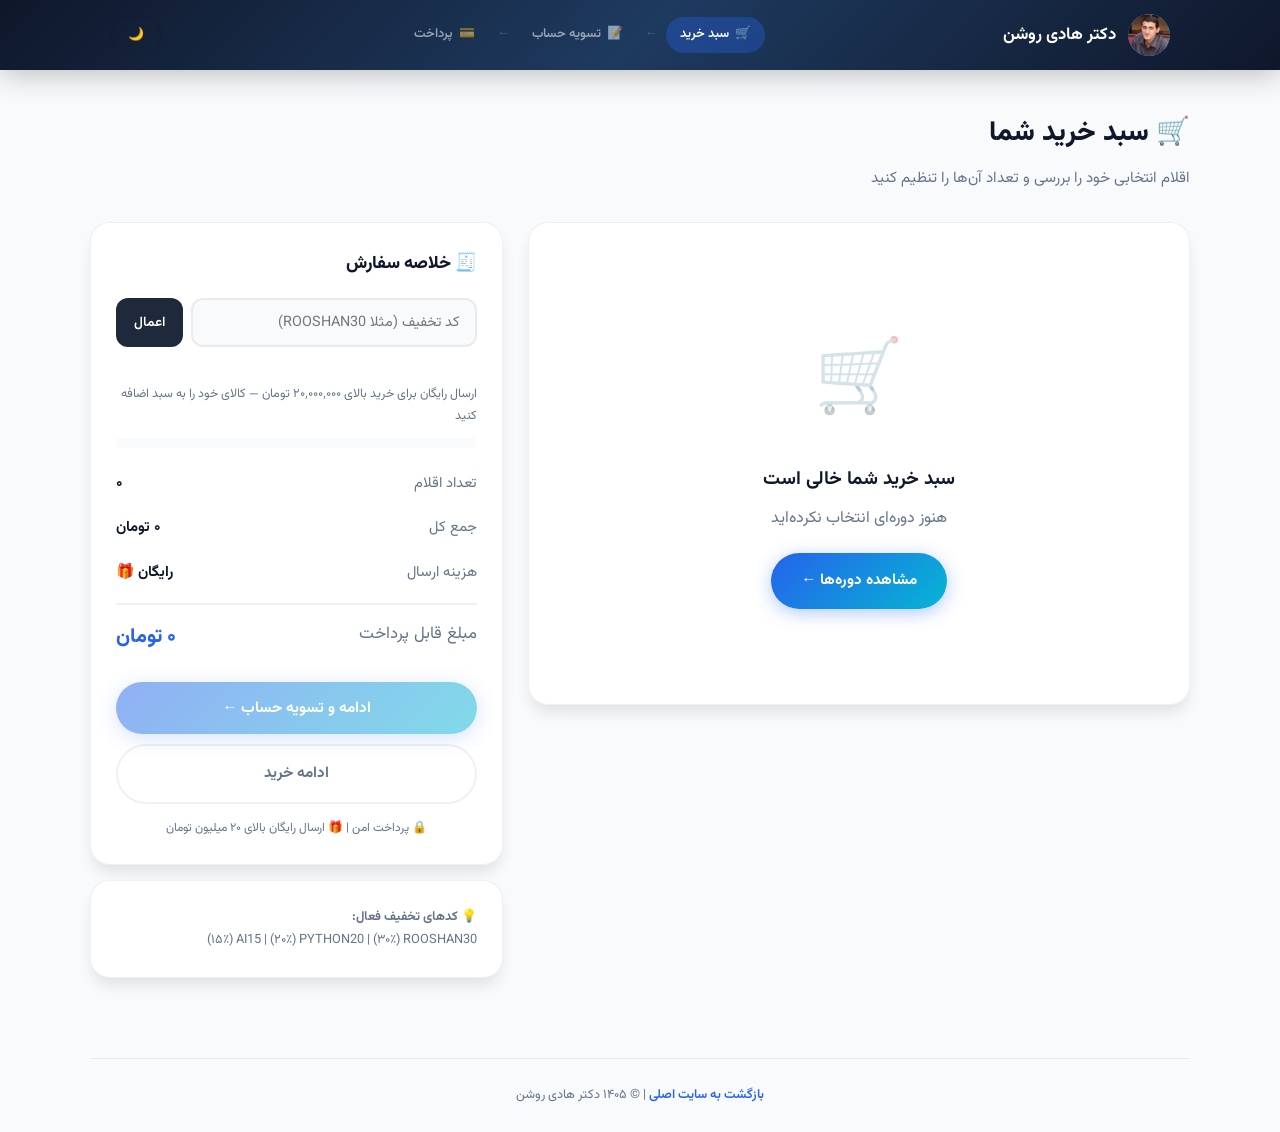
<file: checkout.html>
<!DOCTYPE html>
<html lang="fa" dir="rtl">
<head>
    <meta charset="UTF-8">
    <meta name="viewport" content="width=device-width, initial-scale=1.0">
    <title>تسویه حساب | دکتر هادی روشن</title>
    <link rel="icon" type="image/png" sizes="32x32" href="favicon-32x32.png">
    <link rel="icon" type="image/png" sizes="16x16" href="favicon-16x16.png">
    <link rel="icon" type="image/png" sizes="64x64" href="favicon-64x64.png">
    <link rel="apple-touch-icon" href="apple-touch-icon.png">
    <link rel="manifest" href="manifest.json">
    <meta name="mobile-web-app-capable" content="yes">
    <meta name="apple-mobile-web-app-capable" content="yes">
    <meta name="apple-mobile-web-app-status-bar-style" content="black-translucent">
    <meta name="apple-mobile-web-app-title" content="دکتر روشن">
    <meta name="theme-color" content="#0f172a">
    <meta name="description" content="تکمیل اطلاعات سفارش و انتخاب روش پرداخت">
    <link rel="preconnect" href="https://fonts.googleapis.com">
    <link rel="preconnect" href="https://fonts.gstatic.com" crossorigin>
    <link href="https://fonts.googleapis.com/css2?family=Vazirmatn:wght@100;200;300;400;500;600;700;800;900&display=swap" rel="stylesheet">
    <style>
/* inlined from shop.css (canonical source kept in shop.css) */
/* ============================================================
   Shop Design System — cart / checkout / payment pages
   Shared with index.html design language (Vazirmatn, blue/cyan)
   ============================================================ */
:root {
    --primary: #2563eb; --primary-dark: #1d4ed8; --primary-light: #3b82f6;
    --secondary: #0ea5e9; --accent: #06b6d4; --accent-light: #22d3ee;
    --dark: #0f172a; --dark-secondary: #1e293b;
    --gray: #64748b; --gray-light: #94a3b8;
    --light: #f1f5f9; --lighter: #f8fafc; --white: #ffffff;
    --gradient-primary: linear-gradient(135deg, #2563eb 0%, #06b6d4 100%);
    --gradient-hero: linear-gradient(135deg, #0f172a 0%, #1e3a5f 50%, #0f172a 100%);
    --gradient-green: linear-gradient(135deg, #059669 0%, #10b981 100%);
    --gradient-warm: linear-gradient(135deg, #f59e0b 0%, #ef4444 100%);
    --shadow-sm: 0 1px 2px rgba(0,0,0,0.05);
    --shadow: 0 4px 6px -1px rgba(0,0,0,0.1);
    --shadow-lg: 0 10px 15px -3px rgba(0,0,0,0.1);
    --shadow-xl: 0 20px 25px -5px rgba(0,0,0,0.1);
    --radius: 12px; --radius-lg: 20px; --radius-full: 9999px;
    --transition: all 0.3s cubic-bezier(0.4,0,0.2,1);
    --bg: var(--lighter); --bg-card: var(--white); --text: var(--dark); --text-muted: var(--gray);
    --border: rgba(0,0,0,0.06);
}
[data-theme="dark"] {
    --bg: #0f172a; --bg-card: #1e293b; --text: #f1f5f9; --text-muted: #94a3b8;
    --light: #1e293b; --lighter: #0f172a; --white: #1e293b;
    --border: rgba(255,255,255,0.08);
}
* { margin:0; padding:0; box-sizing:border-box; }
html { scroll-behavior:smooth; }
body { font-family:'Vazirmatn','Tahoma',sans-serif; background:var(--bg); color:var(--text); line-height:1.8; direction:rtl; min-height:100vh; transition:background .4s,color .4s; }
a { text-decoration:none; color:inherit; }
button { font-family:inherit; }
input,select,textarea { font-family:inherit; }
.container { max-width:1100px; margin:0 auto; padding:0 20px; }

/* ===== Shop navbar ===== */
.shop-nav { background:var(--gradient-hero); padding:14px 0; position:sticky; top:0; z-index:100; box-shadow:0 4px 30px rgba(0,0,0,0.25); }
.shop-nav .container { display:flex; justify-content:space-between; align-items:center; }
.shop-logo { display:flex; align-items:center; gap:12px; color:white; font-weight:700; font-size:1.05rem; }
.shop-logo .icon { width:42px; height:42px; background:var(--gradient-primary); border-radius:50%; display:flex; align-items:center; justify-content:center; font-size:1.2rem; overflow:hidden; }
        .shop-logo .icon img { width:100%; height:100%; object-fit:cover; border-radius:50%; display:block; }
.shop-steps { display:flex; align-items:center; gap:8px; color:rgba(255,255,255,0.55); font-size:0.8rem; font-weight:600; flex-wrap:wrap; }
.shop-steps .s { display:flex; align-items:center; gap:6px; padding:6px 14px; border-radius:var(--radius-full); transition:var(--transition); white-space:nowrap; }
.shop-steps .s.done { color:#22c55e; }
.shop-steps .s.active { background:rgba(37,99,235,0.35); color:white; }
.shop-steps .sep { opacity:0.4; }
@media (max-width:640px){ .shop-steps .s span.lbl { display:none; } .shop-steps .s.active span.lbl{display:inline;} }

/* ===== Page & cards ===== */
.shop-main { padding:40px 0 80px; }
.page-title { font-size:1.7rem; font-weight:800; margin-bottom:6px; }
.page-sub { color:var(--text-muted); font-size:0.95rem; margin-bottom:30px; }
.card { background:var(--bg-card); border-radius:var(--radius-lg); border:1px solid var(--border); box-shadow:var(--shadow-lg); padding:25px; }

/* ===== Cart layout ===== */
.cart-layout { display:grid; grid-template-columns:1.6fr 1fr; gap:25px; align-items:start; }
@media (max-width:900px){ .cart-layout { grid-template-columns:1fr; } }

/* Cart items */
.cart-page-item { display:flex; gap:16px; padding:18px 0; border-bottom:1px solid var(--border); align-items:center; }
.cart-page-item:last-child { border-bottom:none; }
.cart-page-img { width:74px; height:74px; border-radius:14px; display:flex; align-items:center; justify-content:center; font-size:2rem; flex-shrink:0; }
.cart-page-info { flex:1; min-width:0; }
.cart-page-name { font-weight:700; font-size:1rem; margin-bottom:2px; }
.cart-page-price { color:var(--primary); font-weight:700; font-size:0.9rem; }
.qty-box { display:inline-flex; align-items:center; gap:10px; margin-top:10px; background:var(--bg); border:1px solid var(--border); border-radius:var(--radius-full); padding:4px; }
.qty-box button { width:30px; height:30px; border-radius:50%; border:none; background:var(--bg-card); cursor:pointer; font-size:1rem; font-weight:700; color:var(--text); transition:var(--transition); box-shadow:var(--shadow-sm); }
.qty-box button:hover { background:var(--primary); color:white; }
.qty-box .q { min-width:24px; text-align:center; font-weight:700; font-size:0.95rem; }
.cart-page-line { font-weight:800; color:var(--primary); white-space:nowrap; font-size:0.95rem; }
.cart-page-remove { width:34px; height:34px; border-radius:10px; border:none; background:rgba(239,68,68,0.08); color:#ef4444; cursor:pointer; font-size:1rem; transition:var(--transition); flex-shrink:0; }
.cart-page-remove:hover { background:#ef4444; color:white; }

.cart-empty-page { text-align:center; padding:70px 20px; color:var(--text-muted); }
.cart-empty-page .big { font-size:4.5rem; margin-bottom:15px; opacity:0.35; }
.cart-empty-page h3 { color:var(--text); margin-bottom:8px; }

/* Summary */
.summary-title { font-size:1.1rem; font-weight:800; margin-bottom:18px; display:flex; align-items:center; gap:8px; }
.sum-row { display:flex; justify-content:space-between; padding:9px 0; font-size:0.92rem; color:var(--text-muted); }
.sum-row b { color:var(--text); }
.sum-row.total { border-top:2px solid var(--border); margin-top:8px; padding-top:14px; font-size:1.05rem; }
.sum-row.total b { color:var(--primary); font-size:1.25rem; font-weight:800; }
.sum-row.discount b { color:#22c55e; }
.coupon-row { display:flex; gap:8px; margin:14px 0; }
.coupon-row input { flex:1; padding:11px 16px; border:2px solid var(--border); border-radius:var(--radius); background:var(--bg); color:var(--text); font-size:0.9rem; transition:var(--transition); }
.coupon-row input:focus { outline:none; border-color:var(--primary); }
.coupon-row button { padding:11px 18px; background:var(--dark-secondary); color:white; border:none; border-radius:var(--radius); font-weight:600; font-size:0.85rem; cursor:pointer; transition:var(--transition); }
.coupon-row button:hover { background:var(--primary); }
.coupon-msg { font-size:0.78rem; margin-top:-6px; margin-bottom:10px; min-height:18px; }
.coupon-msg.ok { color:#22c55e; }
.coupon-msg.err { color:#ef4444; }

/* ===== Buttons ===== */
.btn-x { display:inline-flex; align-items:center; justify-content:center; gap:8px; padding:14px 30px; border-radius:var(--radius-full); font-size:0.95rem; font-weight:700; cursor:pointer; border:none; transition:var(--transition); }
.btn-x-primary { background:var(--gradient-primary); color:white; box-shadow:0 4px 18px rgba(37,99,235,0.35); }
.btn-x-primary:hover { transform:translateY(-2px); box-shadow:0 8px 25px rgba(37,99,235,0.45); }
.btn-x-green { background:var(--gradient-green); color:white; box-shadow:0 4px 18px rgba(5,150,105,0.35); }
.btn-x-green:hover { transform:translateY(-2px); }
.btn-x-ghost { background:transparent; color:var(--text-muted); border:2px solid var(--border); }
.btn-x-ghost:hover { border-color:var(--primary); color:var(--primary); }
.btn-x-block { width:100%; }
.btn-x:disabled { opacity:0.5; cursor:not-allowed; transform:none !important; }

/* ===== Forms ===== */
.f-group { margin-bottom:16px; }
.f-group label { display:block; font-size:0.85rem; font-weight:600; margin-bottom:7px; }
.f-group label .req { color:#ef4444; }
.f-group input, .f-group select, .f-group textarea { width:100%; padding:13px 16px; border:2px solid var(--border); border-radius:var(--radius); background:var(--bg); color:var(--text); font-size:0.95rem; transition:var(--transition); }
.f-group input:focus, .f-group select:focus, .f-group textarea:focus { outline:none; border-color:var(--primary); box-shadow:0 0 0 4px rgba(37,99,235,0.1); }
.f-group input.ltr { direction:ltr; text-align:left; }
.f-error { color:#ef4444; font-size:0.75rem; margin-top:5px; display:none; }
.f-group.invalid input { border-color:#ef4444; }
.f-group.invalid .f-error { display:block; }
.f-row { display:grid; grid-template-columns:1fr 1fr; gap:14px; }
@media (max-width:560px){ .f-row { grid-template-columns:1fr; } }

/* ===== Checkout steps ===== */
.co-steps { display:flex; gap:8px; margin-bottom:28px; }
.co-step { flex:1; text-align:center; padding:12px 6px; border-radius:var(--radius); background:var(--bg-card); border:1px solid var(--border); font-size:0.8rem; font-weight:700; color:var(--text-muted); transition:var(--transition); position:relative; }
.co-step .n { display:inline-flex; width:24px; height:24px; border-radius:50%; background:var(--border); color:var(--text-muted); align-items:center; justify-content:center; font-size:0.75rem; margin-left:6px; transition:var(--transition); }
.co-step.active { border-color:var(--primary); color:var(--primary); background:rgba(37,99,235,0.06); }
.co-step.active .n { background:var(--primary); color:white; }
.co-step.done { border-color:#22c55e; color:#22c55e; }
.co-step.done .n { background:#22c55e; color:white; }
.co-pane { display:none; animation:paneIn .4s cubic-bezier(0.4,0,0.2,1); }
.co-pane.active { display:block; }
@keyframes paneIn { from{opacity:0;transform:translateY(14px);} to{opacity:1;transform:translateY(0);} }
.co-actions { display:flex; gap:10px; margin-top:22px; flex-wrap:wrap; }
.co-actions .btn-x { flex:1; min-width:180px; }

/* Payment methods */
.pay-grid { display:grid; gap:12px; }
.pay-opt { display:flex; align-items:center; gap:14px; padding:16px 18px; border:2px solid var(--border); border-radius:var(--radius); cursor:pointer; transition:var(--transition); }
.pay-opt:hover { border-color:var(--primary-light); }
.pay-opt.selected { border-color:var(--primary); background:rgba(37,99,235,0.05); }
.pay-opt .radio { width:20px; height:20px; border:2px solid var(--gray-light); border-radius:50%; flex-shrink:0; display:flex; align-items:center; justify-content:center; transition:var(--transition); }
.pay-opt.selected .radio { border-color:var(--primary); }
.pay-opt.selected .radio::after { content:''; width:11px; height:11px; border-radius:50%; background:var(--primary); }
.pay-opt .ic { font-size:1.5rem; }
.pay-opt h4 { font-size:0.95rem; }
.pay-opt p { font-size:0.78rem; color:var(--text-muted); }
.pay-note { display:none; margin-top:14px; background:var(--bg); border-radius:var(--radius); padding:16px; font-size:0.85rem; color:var(--text-muted); }
.pay-note.show { display:block; animation:paneIn .3s; }
.pay-note .cardnum { font-size:1.05rem; font-weight:800; direction:ltr; text-align:center; letter-spacing:2px; margin:8px 0; color:var(--text); }
.pay-note .copy-btn { display:block; margin:8px auto 0; padding:6px 18px; font-size:0.78rem; border:none; border-radius:var(--radius-full); background:var(--primary); color:white; cursor:pointer; }

/* ===== Success ===== */
.success-wrap { text-align:center; padding:30px 10px; }
.success-wrap .icon { font-size:4.5rem; margin-bottom:10px; animation:popIn .6s cubic-bezier(0.34,1.56,0.64,1); }
@keyframes popIn { from{transform:scale(0);} to{transform:scale(1);} }
.success-wrap h2 { color:#22c55e; margin-bottom:8px; }
.success-wrap p { color:var(--text-muted); }
.receipt { max-width:430px; margin:25px auto; background:var(--bg); border-radius:var(--radius-lg); padding:22px; text-align:right; }
.receipt .r-row { display:flex; justify-content:space-between; padding:7px 0; font-size:0.88rem; color:var(--text-muted); border-bottom:1px dashed var(--border); }
.receipt .r-row:last-child { border-bottom:none; }
.receipt .r-row b { color:var(--text); }
.receipt .r-row .ok { color:#22c55e; font-weight:800; }
.tr-code { font-size:1.1rem; font-weight:800; letter-spacing:1px; direction:ltr; color:var(--primary); }

/* ===== Gateway (payment.html) ===== */
.gateway-bg { min-height:100vh; background:var(--gradient-hero); display:flex; align-items:center; justify-content:center; padding:20px; }
.gateway { width:430px; max-width:100%; background:var(--bg-card); border-radius:var(--radius-lg); box-shadow:0 30px 80px rgba(0,0,0,0.5); overflow:hidden; animation:gwIn .5s cubic-bezier(0.34,1.3,0.64,1); }
@keyframes gwIn { from{opacity:0;transform:translateY(30px) scale(0.96);} to{opacity:1;transform:scale(1);} }
.gw-head { background:var(--gradient-primary); color:white; padding:18px 25px; display:flex; justify-content:space-between; align-items:center; }
.gw-head .bank { display:flex; align-items:center; gap:10px; font-weight:800; }
.gw-head .bank .logo { width:38px; height:38px; background:rgba(255,255,255,0.2); border-radius:10px; display:flex; align-items:center; justify-content:center; font-size:1.2rem; }
.gw-head .secure { display:flex; align-items:center; gap:6px; font-size:0.72rem; background:rgba(255,255,255,0.15); padding:5px 12px; border-radius:var(--radius-full); }
.gw-timer { background:#fef3c7; color:#92400e; text-align:center; font-size:0.8rem; font-weight:700; padding:8px; }
.gw-timer b { font-size:0.95rem; }
.gw-body { padding:25px; }
.gw-merchant { display:flex; justify-content:space-between; align-items:center; background:var(--bg); border-radius:var(--radius); padding:14px 18px; margin-bottom:20px; font-size:0.85rem; }
.gw-merchant b { font-size:0.95rem; }
.gw-amount { text-align:center; margin-bottom:22px; }
.gw-amount .lbl { color:var(--text-muted); font-size:0.8rem; }
.gw-amount .val { font-size:2rem; font-weight:900; color:var(--primary); }
.gw-amount .cur { font-size:0.85rem; color:var(--text-muted); }
.gw-fields label { display:block; font-size:0.8rem; font-weight:600; margin-bottom:6px; color:var(--text-muted); }
.gw-cardnum-wrap { position:relative; margin-bottom:14px; }
.gw-cardnum { width:100%; padding:14px 16px; border:2px solid var(--border); border-radius:var(--radius); font-size:1.15rem; font-weight:700; letter-spacing:3px; direction:ltr; text-align:center; transition:var(--transition); background:var(--bg); color:var(--text); }
.gw-cardnum:focus { outline:none; border-color:var(--primary); box-shadow:0 0 0 4px rgba(37,99,235,0.12); }
.gw-cardnum.valid { border-color:#22c55e; }
.gw-cardnum.invalid { border-color:#ef4444; }
.gw-card-type { position:absolute; left:12px; top:50%; transform:translateY(-50%); font-size:0.7rem; font-weight:800; color:var(--gray-light); }
.gw-row { display:grid; grid-template-columns:1fr 1fr; gap:12px; margin-bottom:14px; }
.gw-row input { width:100%; padding:13px 14px; border:2px solid var(--border); border-radius:var(--radius); font-size:0.95rem; direction:ltr; text-align:center; font-weight:700; background:var(--bg); color:var(--text); transition:var(--transition); }
.gw-row input:focus { outline:none; border-color:var(--primary); }
.gw-cvv-wrap { position:relative; }
.gw-cvv-hint { position:absolute; left:10px; top:50%; transform:translateY(-50%); font-size:1rem; opacity:0.5; cursor:help; }
.gw-pin-row { display:flex; gap:8px; justify-content:center; direction:ltr; margin:6px 0 16px; }
.gw-pin { width:48px; height:56px; text-align:center; font-size:1.4rem; font-weight:800; border:2px solid var(--border); border-radius:10px; background:var(--bg); color:var(--text); transition:var(--transition); }
.gw-pin:focus { outline:none; border-color:var(--primary); transform:scale(1.05); }
.gw-pin.filled { border-color:var(--primary-light); }
.captcha-row { display:flex; gap:10px; align-items:center; margin-bottom:18px; }
.captcha-code { background:repeating-linear-gradient(45deg,var(--bg),var(--bg) 4px,var(--border) 4px,var(--border) 8px); border:2px solid var(--border); border-radius:var(--radius); padding:10px 18px; font-size:1.2rem; font-weight:900; letter-spacing:5px; direction:ltr; user-select:none; font-style:italic; color:var(--dark); }
[data-theme="dark"] .captcha-code { color:var(--text); }
.captcha-row input { flex:1; padding:12px 14px; border:2px solid var(--border); border-radius:var(--radius); font-size:0.95rem; background:var(--bg); color:var(--text); }
.captcha-row input:focus { outline:none; border-color:var(--primary); }
.captcha-refresh { width:42px; height:42px; border:2px solid var(--border); background:var(--bg); border-radius:var(--radius); cursor:pointer; font-size:1rem; transition:var(--transition); flex-shrink:0; }
.captcha-refresh:hover { border-color:var(--primary); transform:rotate(180deg); }
.gw-submit { width:100%; padding:15px; background:var(--gradient-green); color:white; border:none; border-radius:var(--radius); font-size:1rem; font-weight:800; cursor:pointer; transition:var(--transition); display:flex; align-items:center; justify-content:center; gap:8px; }
.gw-submit:hover { transform:translateY(-2px); box-shadow:0 8px 25px rgba(5,150,105,0.4); }
.gw-cancel { width:100%; margin-top:10px; padding:12px; background:transparent; border:2px solid var(--border); color:var(--text-muted); border-radius:var(--radius); font-size:0.9rem; font-weight:600; cursor:pointer; transition:var(--transition); }
.gw-cancel:hover { border-color:#ef4444; color:#ef4444; }
.gw-foot { text-align:center; font-size:0.7rem; color:var(--gray-light); padding:0 25px 20px; }

/* Processing overlay */
.gw-processing { position:fixed; inset:0; background:rgba(15,23,42,0.85); backdrop-filter:blur(8px); display:flex; flex-direction:column; align-items:center; justify-content:center; z-index:999; opacity:0; visibility:hidden; transition:var(--transition); color:white; }
.gw-processing.show { opacity:1; visibility:visible; }
.gw-processing .ring { width:70px; height:70px; border:4px solid rgba(255,255,255,0.15); border-top-color:var(--accent-light); border-radius:50%; animation:spin 0.9s linear infinite; margin-bottom:20px; }
.gw-processing .msg { font-size:1rem; font-weight:600; }
@keyframes spin { to{transform:rotate(360deg);} }

/* OTP step inside gateway */
.gw-otp-inputs { display:flex; gap:8px; justify-content:center; direction:ltr; margin:15px 0 5px; }
.gw-otp-inputs input { width:44px; height:52px; text-align:center; font-size:1.3rem; font-weight:800; border:2px solid var(--border); border-radius:10px; background:var(--bg); color:var(--text); transition:var(--transition); }
.gw-otp-inputs input:focus { outline:none; border-color:var(--primary); }
.gw-hint { text-align:center; font-size:0.78rem; color:var(--text-muted); margin-bottom:10px; }
.gw-hint b { color:var(--primary); direction:ltr; display:inline-block; }

/* Result screens */
.gw-result { text-align:center; padding:20px 0; display:none; }
.gw-result.show { display:block; animation:paneIn .4s; }
.gw-result .icon { font-size:4rem; margin-bottom:12px; }
.gw-result h3 { font-size:1.2rem; margin-bottom:6px; }
.gw-result.fail h3 { color:#ef4444; }
.gw-result.ok h3 { color:#22c55e; }
.gw-result p { color:var(--text-muted); font-size:0.88rem; }

/* Toast (shared) */
.toast-x { position:fixed; bottom:25px; right:50%; transform:translateX(50%) translateY(20px); background:var(--dark-secondary); color:white; padding:13px 26px; border-radius:var(--radius-full); font-size:0.88rem; font-weight:600; z-index:9999; opacity:0; visibility:hidden; transition:all .35s cubic-bezier(0.4,0,0.2,1); box-shadow:0 10px 35px rgba(0,0,0,0.35); }
.toast-x.show { opacity:1; visibility:visible; transform:translateX(50%) translateY(0); }
.toast-x.ok { background:var(--gradient-green); }
.toast-x.err { background:linear-gradient(135deg,#ef4444,#f97316); }

/* Footer */
.shop-foot { text-align:center; padding:25px; color:var(--text-muted); font-size:0.8rem; border-top:1px solid var(--border); }
.shop-foot a { color:var(--primary); font-weight:600; }

    </style>
</head>
<body>

    <nav class="shop-nav">
        <div class="container">
            <a href="index.html" class="shop-logo">
                <span class="icon"><img src="profile.jpg" alt="دکتر هادی روشن"></span>
                <span>دکتر هادی روشن</span>
            </a>
            <div class="shop-steps">
                <div class="s done">🛒 <span class="lbl">سبد خرید</span></div>
                <span class="sep">←</span>
                <div class="s active">📝 <span class="lbl">تسویه حساب</span></div>
                <span class="sep">←</span>
                <div class="s">💳 <span class="lbl">پرداخت</span></div>
            </div>
            <button class="btn-x-ghost btn-x" style="padding:8px 16px;font-size:0.8rem;" onclick="toggleThemeX()" data-theme-icon>🌙</button>
        </div>
    </nav>

    <main class="shop-main container">
        <h1 class="page-title">📝 تکمیل سفارش</h1>
        <p class="page-sub">اطلاعات خود را وارد کنید و روش ارسال/پرداخت را انتخاب نمایید</p>

        <div class="co-steps">
            <div class="co-step done"><span class="n">✓</span> سبد خرید</div>
            <div class="co-step active"><span class="n">۲</span> اطلاعات و پرداخت</div>
            <div class="co-step"><span class="n">۳</span> درگاه بانکی</div>
            <div class="co-step"><span class="n">۴</span> تایید نهایی</div>
        </div>

        <div class="cart-layout">
            <!-- form -->
            <div>
                <!-- Pane 1: customer info -->
                <div class="card co-pane active" id="paneInfo">
                    <div class="summary-title">👤 اطلاعات خریدار</div>
                    <div class="f-row">
                        <div class="f-group">
                            <label>نام و نام خانوادگی <span class="req">*</span></label>
                            <input type="text" id="fName" placeholder="مثلا علی محمدی">
                            <div class="f-error">نام را وارد کنید</div>
                        </div>
                        <div class="f-group">
                            <label>شماره موبایل <span class="req">*</span></label>
                            <input type="tel" id="fPhone" class="ltr" placeholder="09121234567" maxlength="11" inputmode="numeric" autocomplete="tel">
                            <div class="f-error">شماره موبایل معتبر (۱۱ رقم با ۰۹) وارد کنید</div>
                        </div>
                    </div>
                    <div class="f-row">
                        <div class="f-group">
                            <label>کد ملی <span class="req">*</span></label>
                            <input type="text" id="fNational" class="ltr" placeholder="کد ملی ۱۰ رقمی" maxlength="10" inputmode="numeric">
                            <div class="f-error">کد ملی معتبر وارد کنید</div>
                        </div>
                        <div class="f-group">
                            <label>ایمیل (اختیاری)</label>
                            <input type="email" id="fEmail" class="ltr" placeholder="you@example.com" autocomplete="email">
                            <div class="f-error">ایمیل معتبر نیست</div>
                        </div>
                    </div>
                    <div class="f-group">
                        <label>استان <span class="req">*</span></label>
                        <select id="fProvince">
                            <option value="">انتخاب استان...</option>
                            <option>مازندران</option><option>تهران</option><option>اصفهان</option>
                            <option>خراسان رضوی</option><option>فارس</option><option>آذربایجان شرقی</option>
                            <option>البرز</option><option>گیلان</option><option>سایر استان‌ها</option>
                        </select>
                        <div class="f-error">استان را انتخاب کنید</div>
                    </div>
                    <div class="f-group">
                        <label>آدرس کامل <span class="req">*</span></label>
                        <textarea id="fAddress" rows="2" placeholder="شهر، خیابان، پلاک، واحد"></textarea>
                        <div class="f-error">آدرس را وارد کنید</div>
                    </div>
                    <div class="f-row">
                        <div class="f-group">
                            <label>کد پستی</label>
                            <input type="text" id="fPostal" class="ltr" placeholder="۱۰ رقم" maxlength="10" inputmode="numeric">
                            <div class="f-error">کد پستی باید ۱۰ رقم باشد</div>
                        </div>
                        <div class="f-group">
                            <label>روش ارسال <span class="req">*</span></label>
                            <select id="fShippingMethod">
                                <option value="post">پست پیشتاز (۳ تا ۵ روز کاری)</option>
                                <option value="tipax">تیپاکس (۲ روز کاری)</option>
                                <option value="inperson">تحویل حضوری در رامسر</option>
                            </select>
                        </div>
                    </div>
                    <div class="co-actions">
                        <button class="btn-x btn-x-primary" onclick="submitInfo()">ادامه به روش پرداخت ←</button>
                    </div>
                </div>

                <!-- Pane 2: payment method -->
                <div class="card co-pane" id="panePay">
                    <div class="summary-title">💳 روش پرداخت</div>
                    <div class="pay-grid">
                        <div class="pay-opt selected" data-method="gateway" onclick="selectPay(this)">
                            <div class="radio"></div><div class="ic">🏦</div>
                            <div><h4>درگاه پرداخت اینترنتی</h4><p>پرداخت امن با کلیه کارت‌های شتاب — هدایت به درگاه بانکی</p></div>
                        </div>
                        <div class="pay-opt" data-method="card" onclick="selectPay(this)">
                            <div class="radio"></div><div class="ic">💳</div>
                            <div><h4>کارت به کارت</h4><p>واریز به کارت بانکی و ثبت رسید</p></div>
                        </div>
                        <div class="pay-opt" data-method="cod" onclick="selectPay(this)">
                            <div class="radio"></div><div class="ic">📦</div>
                            <div><h4>پرداخت در محل (COD)</h4><p>پرداخت هنگام تحویل بسته</p></div>
                        </div>
                    </div>

                    <div class="pay-note" id="noteCard">
                        <b>💳 کارت به کارت:</b>
                        <div class="cardnum">6037-9973-4573-0791</div>
                        به نام هادی روشن | بانک ملی
                        <button class="copy-btn" onclick="copyCard(this)">کپی شماره کارت</button>
                        <div style="margin-top:12px;">
                            <label style="display:block;font-size:0.8rem;font-weight:700;margin-bottom:6px;">کد پیگیری / شماره رسید واریز:</label>
                            <input type="text" id="cardReceipt" inputmode="numeric" autocomplete="off" placeholder="مثلا: ۱۲۳۴۵۶۷۸۹" style="width:100%;padding:10px 14px;border:2px solid var(--border);border-radius:var(--radius);font-size:0.95rem;font-weight:700;direction:ltr;text-align:center;background:var(--bg);color:var(--text);box-sizing:border-box;">
                            <p style="margin-top:6px;font-size:0.75rem;">کد پیگیری روی رسید واریز شما درج شده است — با ثبت آن سفارش شما سریع‌تر تایید می‌شود.</p>
                        </div>
                        <p style="margin-top:8px;font-size:0.78rem;">پس از واریز، رسید را برای شماره ۰۹۱۱۲۹۲۱۵۱۲ ارسال کنید.</p>
                    </div>
                    <div class="pay-note" id="noteCod">
                        <b>📦 پرداخت در محل:</b> مبلغ سفارش هنگام تحویل به مامور پست پرداخت می‌شود. لطفا موجودی نقدی یا کارت‌خوان همراه داشته باشید.
                    </div>

                    <div class="co-actions">
                        <button class="btn-x btn-x-ghost" onclick="showPane('paneInfo')">→ بازگشت</button>
                        <button class="btn-x btn-x-primary" onclick="submitPayment()">🚀 پرداخت و ثبت سفارش</button>
                    </div>
                </div>
            </div>

            <!-- summary -->
            <div>
                <div class="card">
                    <div class="summary-title">🧾 خلاصه سفارش</div>
                    <div id="coSummaryItems"></div>
                    <div class="sum-row" style="margin-top:8px;"><span>جمع کل</span><b id="coSubtotal">۰</b></div>
                    <div class="sum-row discount" id="coDiscountRow" style="display:none;"><span>تخفیف</span><b id="coDiscount">۰</b></div>
                    <div class="sum-row"><span>ارسال</span><b id="coShipping">۰</b></div>
                    <div class="sum-row total"><span>قابل پرداخت</span><b id="coTotal">۰</b></div>
                    <a href="cart.html" style="font-size:0.8rem;color:var(--primary);display:block;text-align:center;margin-top:14px;">ویرایش سبد خرید</a>
                </div>
                <div class="card" style="margin-top:15px;font-size:0.78rem;color:var(--text-muted);line-height:2;">
                    🔒 اطلاعات شما رمزنگاری شده و محفوظ است.<br>
                    🎓 پس از تایید سفارش، لینک دوره‌ها برای شما ارسال می‌شود.<br>
                    📞 پشتیبانی: ۰۹۱۱۲۹۲۱۵۱۲
                </div>
            </div>
        </div>
    </main>

    <footer class="shop-foot container">
        <a href="index.html">بازگشت به سایت اصلی</a> | © ۱۴۰۵ دکتر هادی روشن
    </footer>

    <script>
/* inlined from shop.js (canonical source kept in shop.js) */
/* ============================================================
   Shared shop engine — cart state, coupons, orders, checkout,
   simulated payment gateway, theme, toasts.
   Used by cart.html, checkout.html, payment.html
   ============================================================ */

// ---------- utilities ----------
const faNum = n => Number(n).toLocaleString('fa-IR');
const money = n => faNum(n) + ' تومان';
const toEnDigits = s => String(s)
    .replace(/[۰-۹]/g, d => '۰۱۲۳۴۵۶۷۸۹'.indexOf(d))
    .replace(/[٠-٩]/g, d => '٠١٢٣٤٥٦٧٨٩'.indexOf(d));
const onlyDigits = s => toEnDigits(s).replace(/[^0-9]/g, '');

function toastX(msg, type = '') {
    let t = document.getElementById('toastX');
    if (!t) { t = document.createElement('div'); t.id = 'toastX'; t.className = 'toast-x'; document.body.appendChild(t); }
    t.textContent = msg;
    t.className = 'toast-x show ' + type;
    clearTimeout(t._h);
    t._h = setTimeout(() => t.classList.remove('show'), 3000);
}

// ---------- theme ----------
(function initTheme() {
    const saved = localStorage.getItem('theme');
    if (saved === 'dark' || (!saved && window.matchMedia('(prefers-color-scheme:dark)').matches)) {
        document.documentElement.setAttribute('data-theme', 'dark');
    }
})();
function toggleThemeX() {
    const el = document.documentElement;
    const dark = el.getAttribute('data-theme') === 'dark';
    if (dark) { el.removeAttribute('data-theme'); localStorage.setItem('theme', 'light'); }
    else { el.setAttribute('data-theme', 'dark'); localStorage.setItem('theme', 'dark'); }
    document.querySelectorAll('[data-theme-icon]').forEach(b => b.textContent = dark ? '🌙' : '☀️');
}

// ---------- catalog (single source of truth, shared with index.html) ----------
const CATALOG = {
    'دوره جامع پایتون':        { price: 12000000, emoji: '🐍', gradient: '#1e3a5f,#2563eb' },
    'هوش مصنوعی کاربردی':      { price: 15000000, emoji: '🤖', gradient: '#065f46,#06b6d4' },
    'تحلیل داده با پایتون':    { price: 12500000, emoji: '📊', gradient: '#7c3aed,#a78bfa' },
    'Deep Learning پیشرفته':   { price: 18000000, emoji: '🧠', gradient: '#be185d,#f472b6' },
    'وب‌اپلیکیشن با Django':   { price: 13500000, emoji: '🌐', gradient: '#92400e,#f59e0b' },
    'پکیج کامل هوش مصنوعی':    { price: 25000000, emoji: '📦', gradient: '#1e293b,#475569' }
};

// ---------- cart state (persisted) ----------
const CART_KEY = 'hr_cart_v1';
let cart = [];
try { cart = JSON.parse(localStorage.getItem(CART_KEY) || '[]'); } catch (e) { cart = []; }

function saveCart() { localStorage.setItem(CART_KEY, JSON.stringify(cart)); }
function cartCount() { return cart.reduce((s, i) => s + i.qty, 0); }
function cartSubtotal() { return cart.reduce((s, i) => s + i.price * i.qty, 0); }

function cartAdd(name, qty = 1) {
    const meta = CATALOG[name]; if (!meta) return;
    const ex = cart.find(i => i.name === name);
    if (ex) ex.qty += qty;
    else cart.push({ name, price: meta.price, emoji: meta.emoji, gradient: meta.gradient, qty });
    saveCart(); renderAll();
}
function cartSetQty(idx, qty) {
    if (!cart[idx]) return;
    cart[idx].qty = qty;
    if (cart[idx].qty <= 0) cart.splice(idx, 1);
    saveCart(); renderAll();
}
function cartRemove(idx) { cart.splice(idx, 1); saveCart(); renderAll(); }
function cartClear() { cart = []; saveCart(); renderAll(); }

// ---------- coupons ----------
const COUPONS = { 'ROOSHAN30': 30, 'PYTHON20': 20, 'AI15': 15 };
let appliedCoupon = null; // {code, percent}

function couponDiscount() {
    return appliedCoupon ? Math.round(cartSubtotal() * appliedCoupon.percent / 100) : 0;
}
function shippingCost() {
    if (cart.length === 0) return 0;
    const afterDiscount = cartSubtotal() - couponDiscount();
    return afterDiscount >= 20000000 ? 0 : 500000;
}
function cartTotal() { return Math.max(0, cartSubtotal() - couponDiscount() + shippingCost()); }

function applyCouponCode(code) {
    const c = toEnDigits(code).trim().toUpperCase();
    const msgEl = document.getElementById('couponMsg');
    if (!c) { if (msgEl) { msgEl.textContent = 'کد تخفیف را وارد کنید'; msgEl.className = 'coupon-msg err'; } return false; }
    if (COUPONS[c]) {
        appliedCoupon = { code: c, percent: COUPONS[c] };
        try { sessionStorage.setItem('hr_coupon', c); } catch (e) {}
        if (msgEl) { msgEl.textContent = '✓ کد ' + c + ' اعمال شد — ' + faNum(COUPONS[c]) + '٪ تخفیف'; msgEl.className = 'coupon-msg ok'; }
        toastX('🎉 کد تخفیف ' + faNum(COUPONS[c]) + '٪ اعمال شد', 'ok');
        renderAll(); return true;
    }
    appliedCoupon = null;
    try { sessionStorage.removeItem('hr_coupon'); } catch (e) {}
    if (msgEl) { msgEl.textContent = '✗ کد تخفیف نامعتبر است'; msgEl.className = 'coupon-msg err'; }
    return false;
}
(function restoreCoupon() {
    try {
        const c = sessionStorage.getItem('hr_coupon');
        if (c && COUPONS[c]) appliedCoupon = { code: c, percent: COUPONS[c] };
    } catch (e) {}
})();

// ---------- orders ----------
function generateOrder(orderInfo, paymentResult) {
    const order = {
        code: 'HR-' + Date.now().toString().slice(-6) + Math.floor(10 + Math.random() * 89),
        items: JSON.parse(JSON.stringify(cart)),
        subtotal: cartSubtotal(),
        discount: couponDiscount(),
        coupon: appliedCoupon ? appliedCoupon.code : null,
        shipping: shippingCost(),
        total: cartTotal(),
        customer: orderInfo,
        payment: paymentResult,
        date: new Date().toISOString(),
        status: paymentResult.status
    };
    try {
        const orders = JSON.parse(localStorage.getItem('hr_orders') || '[]');
        orders.push(order);
        localStorage.setItem('hr_orders', JSON.stringify(orders));
    } catch (e) {}
    pushOrderToServer(order, c => { if (typeof window.__syncCode === 'function') window.__syncCode(c); });
    return order;
}

// ارسال سفارش به سرور جنگو (داشبورد) — مشترک بین همهٔ مسیرهای خرید
function pushOrderToServer(order, onUpdate) {
    try {
        fetch('/api/orders/', {
            method: 'POST',
            headers: { 'Content-Type': 'application/json' },
            body: JSON.stringify({ ...order, payment: { ...order.payment, receipt: order.payment.receipt || '' } }),
        }).then(r => r.json()).then(d => {
            if (d && d.ok && d.code && d.code !== order.code) {
                order.code = d.code;
                try {
                    const lo = JSON.parse(sessionStorage.getItem('hr_last_order') || 'null');
                    if (lo && lo.code) { lo.code = d.code; sessionStorage.setItem('hr_last_order', JSON.stringify(lo)); }
                    const orders = JSON.parse(localStorage.getItem('hr_orders') || '[]');
                    const match = orders[orders.length - 1];
                    if (match && match.payment && match.payment.method === order.payment.method && match.total === order.total) match.code = d.code, localStorage.setItem('hr_orders', JSON.stringify(orders));
                } catch (e) {}
                if (typeof onUpdate === 'function') onUpdate(d.code);
            }
        }).catch(() => {});
    } catch (e) {}
}

// ---------- checkout draft shared across steps/pages ----------
const DRAFT_KEY = 'hr_checkout_draft';
function saveDraft(patch) {
    try {
        const d = JSON.parse(sessionStorage.getItem(DRAFT_KEY) || '{}');
        Object.assign(d, patch);
        sessionStorage.setItem(DRAFT_KEY, JSON.stringify(d));
    } catch (e) {}
}
function readDraft() {
    try { return JSON.parse(sessionStorage.getItem(DRAFT_KEY) || '{}'); } catch (e) { return {}; }
}
function clearDraft() { try { sessionStorage.removeItem(DRAFT_KEY); } catch (e) {} }

// ---------- form validation helpers ----------
function validateIranMobile(v) { return /^09\d{9}$/.test(onlyDigits(v)); }
function validateNationalCode(v) {
    const c = onlyDigits(v);
    if (c.length !== 10 || /^(\d)\1{9}$/.test(c)) return false;
    const check = +c[9];
    let sum = 0;
    for (let i = 0; i < 9; i++) sum += +c[i] * (10 - i);
    const r = sum % 11;
    return r < 2 ? check === r : check === 11 - r;
}
function validateEmail(v) { return /^[^\s@]+@[^\s@]+\.[^\s@]+$/.test(v); }
function validatePostalCode(v) { return /^\d{10}$/.test(onlyDigits(v)); }

function setFieldError(inputEl, hasError, msg) {
    const g = inputEl.closest('.f-group');
    if (!g) return;
    g.classList.toggle('invalid', hasError);
    const e = g.querySelector('.f-error');
    if (e && msg) e.textContent = msg;
}

// ---------- card number (Luhn) ----------
function validateCardNumber(num) {
    const digits = onlyDigits(num);
    if (digits.length !== 16) return false;
    let sum = 0;
    for (let i = 0; i < 16; i++) {
        let d = +digits[i];
        if (i % 2 === 0) { d *= 2; if (d > 9) d -= 9; }
        sum += d;
    }
    return sum % 10 === 0;
}
// Iranian bank detection by BIN prefix
function detectBank(num) {
    const bin = onlyDigits(num).slice(0, 4);
    const banks = {
        '6037': 'بانک ملی', '5859': 'بانک ملی', '5892': 'سپه', '6219': 'بانک سامان',
        '6273': 'بانک تجارت', '5858': 'تجارت', '6280': 'بانک مسکن',
        '5022': 'بانک پاسارگاد', '6274': 'بانک اقتصاد نوین', '5028': 'بانک شهر',
        '5042': 'بانک رفاه', '6063': 'بانک ملت', '6104': 'بانک ملت',
        '9919': 'بانک ملت', '5894': 'بانک سپه', '6276': 'بانک صنعت و معدن',
        '6392': 'بانک کشاورزی', '6038': 'بانک کشاورزی', '5054': 'بانک کوثر',
        '6362': 'بانک آینده', '5058': 'بانک توریسم', '6367': 'بانک آینده',
        '5029': 'بانک توسعه تعاون', '6064': 'بانک گردشگری', '2071': 'بانک توسعه صادرات'
    };
    return banks[bin] || null;
}

// ---------- cart badge on any page ----------
function updateNavBadges() {
    document.querySelectorAll('[data-cart-count]').forEach(el => {
        el.textContent = faNum(cartCount());
        el.classList.toggle('hidden', cartCount() === 0);
    });
}

// ---------- render hook (pages override window.renderAll) ----------
function renderAll() {
    updateNavBadges();
    if (typeof window.onShopRender === 'function') window.onShopRender();
}

// initial paint
document.addEventListener('DOMContentLoaded', renderAll);

// ---------- mini confetti ----------
function shopConfetti() {
    const colors = ['#2563eb', '#06b6d4', '#22c55e', '#f59e0b', '#ef4444', '#a78bfa'];
    for (let i = 0; i < 70; i++) {
        const c = document.createElement('div');
        const s = 6 + Math.random() * 8;
        c.style.cssText = 'position:fixed;top:-12px;left:' + (Math.random() * 100) + 'vw;width:' + s + 'px;height:' + (s * .5) + 'px;background:' + colors[i % colors.length] + ';z-index:10001;pointer-events:none;border-radius:2px;';
        document.body.appendChild(c);
        c.animate([
            { transform: 'translateY(0) rotate(0)', opacity: 1 },
            { transform: 'translateY(' + innerHeight + 'px) rotate(' + (Math.random() * 720 - 360) + 'deg)', opacity: 0 }
        ], { duration: 2200 + Math.random() * 1800, easing: 'cubic-bezier(.3,.6,.6,1)' }).onfinish = () => c.remove();
    }
}

    </script>
    <script>
    let chosenMethod = 'gateway';
    let infoData = null;

    window.onShopRender = function () {
        if (cart.length === 0 && !location.hash) { /* allow viewing even when empty (redirect guard below) */ }

        document.getElementById('coSummaryItems').innerHTML = cart.length === 0
            ? '<p style="color:var(--text-muted);font-size:0.85rem;">سبد خالی است</p>'
            : cart.map(i =>
                '<div class="sum-row"><span>' + i.emoji + ' ' + i.name + ' × ' + faNum(i.qty) + '</span><b>' + money(i.price * i.qty) + '</b></div>'
            ).join('');

        document.getElementById('coSubtotal').textContent = money(cartSubtotal());
        const dRow = document.getElementById('coDiscountRow');
        if (appliedCoupon) { dRow.style.display = 'flex'; document.getElementById('coDiscount').textContent = '−' + money(couponDiscount()); }
        else dRow.style.display = 'none';
        const ship = shippingCost();
        document.getElementById('coShipping').textContent = ship === 0 ? 'رایگان 🎁' : money(ship);
        document.getElementById('coTotal').textContent = money(cartTotal());
    };

    // empty-cart guard (but allow returning here from gateway cancel or after purchase with #success)
    (function () {
        const fromCancel = sessionStorage.getItem('hr_returned_from_gateway');
        if (cart.length === 0 && !fromCancel && location.hash !== '#success') { location.href = 'cart.html'; }
    })();

    function showPane(id) {
        document.querySelectorAll('.co-pane').forEach(p => p.classList.remove('active'));
        document.getElementById(id).classList.add('active');
        window.scrollTo({ top: 0, behavior: 'smooth' });
    }

    // restore draft
    (function restoreDraft() {
        const d = readDraft();
        if (d.name) document.getElementById('fName').value = d.name || '';
        if (d.phone) document.getElementById('fPhone').value = d.phone || '';
        if (d.national) document.getElementById('fNational').value = d.national || '';
        if (d.email) document.getElementById('fEmail').value = d.email || '';
        if (d.province) document.getElementById('fProvince').value = d.province;
        if (d.address) document.getElementById('fAddress').value = d.address;
        if (d.postal) document.getElementById('fPostal').value = d.postal;
        if (d.shippingMethod) document.getElementById('fShippingMethod').value = d.shippingMethod;
    })();

    function validateInfo() {
        let ok = true;
        const name = document.getElementById('fName');
        const phone = document.getElementById('fPhone');
        const national = document.getElementById('fNational');
        const email = document.getElementById('fEmail');
        const province = document.getElementById('fProvince');
        const address = document.getElementById('fAddress');
        const postal = document.getElementById('fPostal');

        const nameBad = name.value.trim().length < 3;
        setFieldError(name, nameBad); if (nameBad) ok = false;

        const phoneBad = !validateIranMobile(phone.value);
        setFieldError(phone, phoneBad); if (phoneBad) ok = false;

        const natBad = !validateNationalCode(national.value);
        setFieldError(national, natBad); if (natBad) ok = false;

        const emailBad = email.value.trim() !== '' && !validateEmail(email.value);
        setFieldError(email, emailBad); if (emailBad) ok = false;

        const provBad = !province.value;
        setFieldError(province, provBad); if (provBad) ok = false;

        const addrBad = address.value.trim().length < 10;
        setFieldError(address, addrBad, 'آدرس کامل‌تر وارد کنید'); if (addrBad) ok = false;

        const postalBad = postal.value.trim() !== '' && !validatePostalCode(postal.value);
        setFieldError(postal, postalBad); if (postalBad) ok = false;

        if (!ok) { toastX('لطفا خطاهای فرم را برطرف کنید', 'err'); }
        return ok;
    }

    // ذخیرهٔ خودکار فیلدهای فرم با هر تایپ (پیش‌نویس هرگز از بین نمی‌رود)
    (function initAutosave() {
        const fields = {
            fName: 'name', fPhone: 'phone', fNational: 'national', fEmail: 'email',
            fProvince: 'province', fAddress: 'address', fPostal: 'postal', fShippingMethod: 'shippingMethod'
        };
        Object.keys(fields).forEach(id => {
            const el = document.getElementById(id);
            if (!el) return;
            el.addEventListener('input', () => {
                const d = readDraft();
                d[fields[id]] = el.value;
                try { sessionStorage.setItem(DRAFT_KEY, JSON.stringify(d)); } catch (e) {}
            });
        });
    })();

    function submitInfo() {
        if (!validateInfo()) return;
        infoData = {
            name: document.getElementById('fName').value.trim(),
            phone: onlyDigits(document.getElementById('fPhone').value),
            national: onlyDigits(document.getElementById('fNational').value),
            email: document.getElementById('fEmail').value.trim(),
            province: document.getElementById('fProvince').value,
            address: document.getElementById('fAddress').value.trim(),
            postal: onlyDigits(document.getElementById('fPostal').value),
            shippingMethod: document.getElementById('fShippingMethod').value
        };
        saveDraft(infoData);
        showPane('panePay');
    }

    function selectPay(el) {
        document.querySelectorAll('.pay-opt').forEach(p => p.classList.remove('selected'));
        el.classList.add('selected');
        chosenMethod = el.dataset.method;
        document.getElementById('noteCard').classList.toggle('show', chosenMethod === 'card');
        document.getElementById('noteCod').classList.toggle('show', chosenMethod === 'cod');
    }

    function copyCard(btn) {
        const cardEl = btn ? btn.closest('.pay-note').querySelector('.cardnum') : null;
        const num = cardEl ? cardEl.textContent.trim() : '6037-9973-4573-0791';
        const digits = onlyDigits(num);
        (navigator.clipboard ? navigator.clipboard.writeText(digits) : Promise.reject())
            .then(() => toastX('✓ شماره کارت کپی شد', 'ok'))
            .catch(() => toastX('شماره کارت: ' + digits));
    }

    function submitPayment() {
        if (cart.length === 0) { toastX('سبد خرید خالی است', 'err'); return; }
        if (!infoData) { // user skipped to pay via draft
            infoData = readDraft();
            if (!infoData.name) { showPane('paneInfo'); toastX('ابتدا اطلاعات را تکمیل کنید', 'err'); return; }
        }
        saveDraft({ paymentMethod: chosenMethod });

        if (chosenMethod === 'gateway') {
            location.href = 'payment.html';
        } else {
            // card-to-card / COD → direct order + show success screen
            const receiptVal = (document.getElementById('cardReceipt')?.value || '').trim();
            if (chosenMethod === 'card' && !receiptVal) { toastX('کد پیگیری رسید واریز را وارد کنید', 'err'); return; }
            const order = generateOrder(infoData, { method: chosenMethod, status: chosenMethod === 'cod' ? 'در انتظار پرداخت در محل' : 'در انتظار تایید رسید', receipt: receiptVal });
            cartClear(); clearDraft();
            try { sessionStorage.setItem('hr_last_order', JSON.stringify(order)); } catch (e) {}
            showOrderSuccess(order);
        }
    }

    // restore info from draft if user comes back
    (function () {
        const d = readDraft();
        if (d.name) infoData = d;
    })();

    // ===== Order success screen (shared: load-time + direct call) =====
    function showOrderSuccess(order) {
        document.querySelectorAll('.co-pane').forEach(p => p.classList.remove('active'));
        const wrap = document.createElement('div');
        wrap.className = 'card co-pane active success-wrap';
        const payLabel = order.payment.method === 'gateway' ? 'درگاه بانکی' : order.payment.method === 'cod' ? 'پرداخت در محل' : 'کارت به کارت';
        wrap.innerHTML =
            '<div class="icon">🎉</div>' +
            '<h2>سفارش شما با موفقیت ثبت شد!</h2>' +
            '<p>جزئیات سفارش:</p>' +
            '<div class="receipt">' +
                '<div class="r-row"><span>کد سفارش</span><b class="tr-code">' + order.code + '</b></div>' +
                (order.payment.rrn ? '<div class="r-row"><span>کد رهگیری (RRN)</span><b style="direction:ltr;">' + order.payment.rrn + '</b></div>' : '') +
                (order.payment.receipt ? '<div class="r-row"><span>کد پیگیری واریز</span><b style="direction:ltr;">' + order.payment.receipt + '</b></div>' : '') +
                '<div class="r-row"><span>مبلغ</span><b>' + money(order.total) + '</b></div>' +
                '<div class="r-row"><span>اقلام</span><b>' + faNum(order.items.reduce((s, i) => s + i.qty, 0)) + ' قلم</b></div>' +
                '<div class="r-row"><span>روش پرداخت</span><b>' + payLabel + '</b></div>' +
                '<div class="r-row"><span>وضعیت</span><b class="ok">✓ ' + order.payment.status + '</b></div>' +
            '</div>' +
            '<p>📞 همکاران ما به‌زودی برای هماهنگی ارسال با شما تماس می‌گیرند.</p>' +
            '<div style="display:flex;gap:10px;justify-content:center;margin-top:18px;flex-wrap:wrap;">' +
                '<a href="profile.html" class="btn-x btn-x-primary">🎓 دوره‌های من</a>' +
                '<a href="index.html" class="btn-x btn-x-ghost">بازگشت به فروشگاه ←</a>' +
                '<button class="btn-x btn-x-ghost" onclick="printReceipt()">🖨 چاپ رسید</button>' +
            '</div>';
        document.querySelector('.cart-layout').replaceWith(wrap);
        document.querySelector('.co-steps').innerHTML =
            '<div class="co-step done"><span class="n">✓</span> سبد</div>' +
            '<div class="co-step done"><span class="n">✓</span> اطلاعات</div>' +
            '<div class="co-step done"><span class="n">✓</span> پرداخت</div>' +
            '<div class="co-step done active"><span class="n">۴</span> تایید نهایی</div>';
        document.title = 'سفارش ' + order.code + ' | دکتر هادی روشن';
        window.__syncCode = c => { const el = wrap.querySelector('.tr-code'); if (el) { el.textContent = c; document.title = 'سفارش ' + c + ' | دکتر هادی روشن'; } };
        shopConfetti();
    }

    // success re-show (returning from gateway with #success)
    if (location.hash === '#success') {
        try {
            const order = JSON.parse(sessionStorage.getItem('hr_last_order') || 'null');
            if (order) showOrderSuccess(order);
            else location.hash = '';
        } catch (e) { location.hash = ''; }
    }

    function printReceipt() {
        const order = JSON.parse(sessionStorage.getItem('hr_last_order') || 'null');
        if (!order) return;
        const w = window.open('', '_blank', 'width=460,height=640');
        if (!w) { toastX('لطفا popup ها را اجازه دهید', 'err'); return; }
        const payLabel = order.payment.method === 'gateway' ? 'درگاه بانکی' : order.payment.method === 'cod' ? 'پرداخت در محل' : 'کارت به کارت';
        w.document.write('<html dir="rtl"><head><meta charset="utf-8"><title>رسید ' + order.code + '</title>' +
            '<style>body{font-family:Tahoma;padding:25px;}table{width:100%;border-collapse:collapse;}td{padding:6px 0;border-bottom:1px dashed #ccc;font-size:13px;}h2{color:#2563eb;}</style></head><body>' +
            '<h2>🧾 رسید سفارش ' + order.code + '</h2>' +
            '<table>' +
            '<tr><td>خریدار</td><td>' + (order.customer.name || '-') + '</td></tr>' +
            '<tr><td>موبایل</td><td>' + (order.customer.phone || '-') + '</td></tr>' +
            '<tr><td>مبلغ</td><td>' + order.total.toLocaleString('fa-IR') + ' تومان</td></tr>' +
            '<tr><td>روش پرداخت</td><td>' + payLabel + '</td></tr>' +
            '<tr><td>وضعیت</td><td>' + order.payment.status + '</td></tr>' +
            '<tr><td>تاریخ</td><td>' + new Date(order.date).toLocaleString('fa-IR') + '</td></tr>' +
            '</table>' +
            '<p style="margin-top:20px;font-size:12px;color:#666;">موسسه آموزشی نسیم رامسر — دکتر هادی روشن</p>' +
            '</body></html>');
        w.document.close();
        w.print();
    }
    </script>
</body>
</html>
</file>
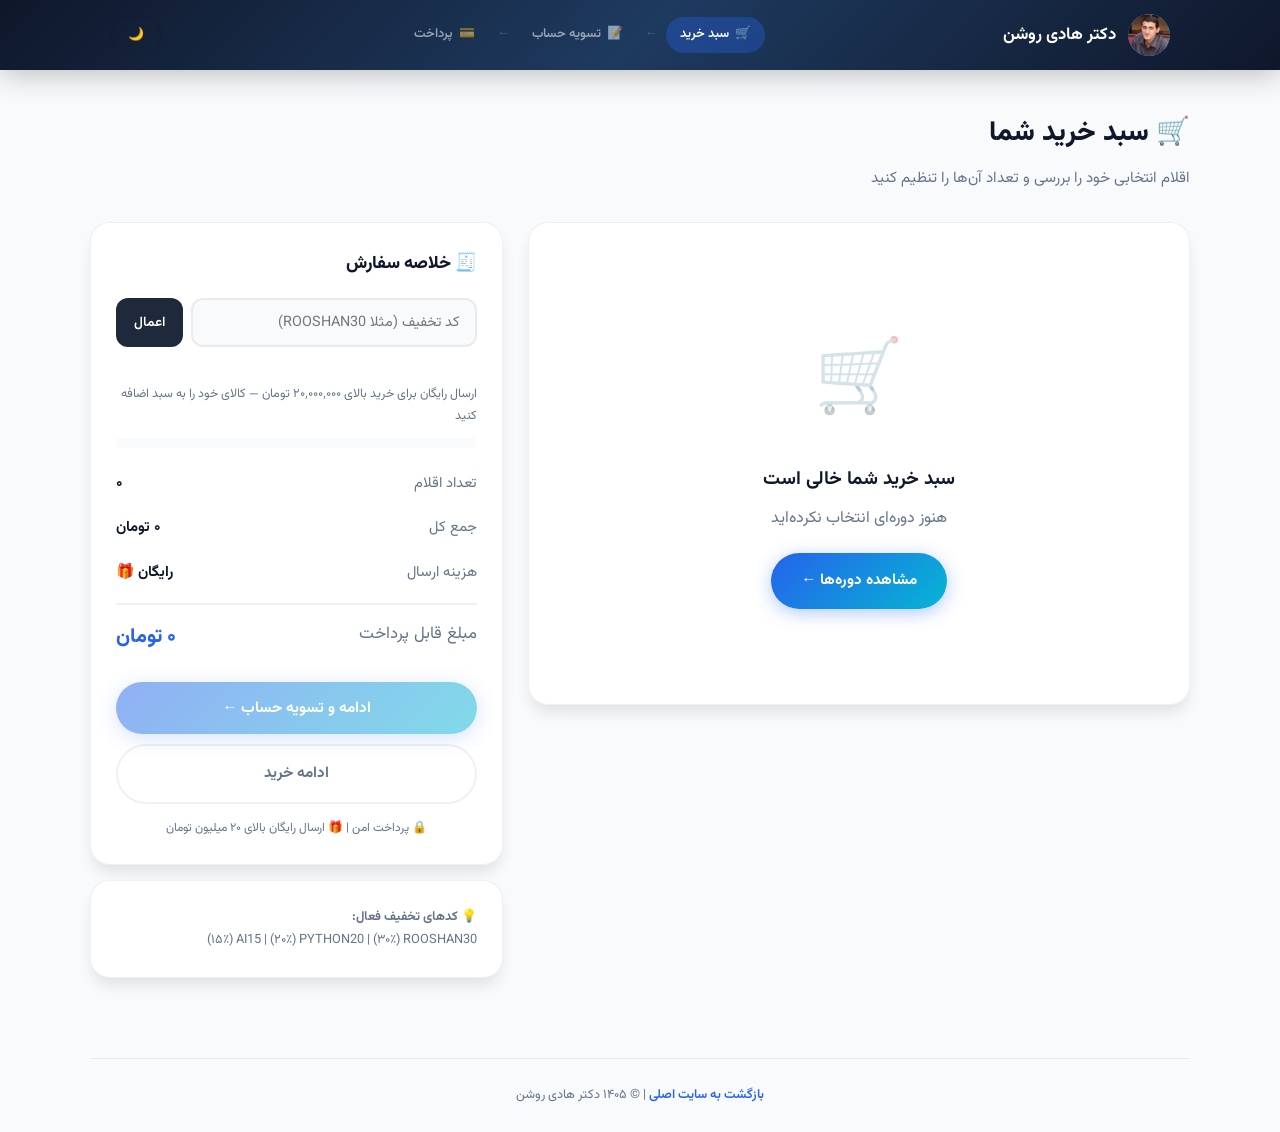
<file: payment.html>
<!DOCTYPE html>
<html lang="fa" dir="rtl">
<head>
    <meta charset="UTF-8">
    <meta name="viewport" content="width=device-width, initial-scale=1.0">
    <title>درگاه پرداخت امن | سامان کیش</title>
    <link rel="icon" type="image/png" sizes="32x32" href="favicon-32x32.png">
    <link rel="icon" type="image/png" sizes="16x16" href="favicon-16x16.png">
    <link rel="icon" type="image/png" sizes="64x64" href="favicon-64x64.png">
    <link rel="apple-touch-icon" href="apple-touch-icon.png">
    <link rel="manifest" href="manifest.json">
    <meta name="mobile-web-app-capable" content="yes">
    <meta name="apple-mobile-web-app-capable" content="yes">
    <meta name="apple-mobile-web-app-status-bar-style" content="black-translucent">
    <meta name="apple-mobile-web-app-title" content="دکتر روشن">
    <meta name="theme-color" content="#0f172a">
    <meta name="robots" content="noindex">
    <link rel="preconnect" href="https://fonts.googleapis.com">
    <link rel="preconnect" href="https://fonts.gstatic.com" crossorigin>
    <link href="https://fonts.googleapis.com/css2?family=Vazirmatn:wght@100;200;300;400;500;600;700;800;900&display=swap" rel="stylesheet">
    <style>
/* inlined from shop.css (canonical source kept in shop.css) */
/* ============================================================
   Shop Design System — cart / checkout / payment pages
   Shared with index.html design language (Vazirmatn, blue/cyan)
   ============================================================ */
:root {
    --primary: #2563eb; --primary-dark: #1d4ed8; --primary-light: #3b82f6;
    --secondary: #0ea5e9; --accent: #06b6d4; --accent-light: #22d3ee;
    --dark: #0f172a; --dark-secondary: #1e293b;
    --gray: #64748b; --gray-light: #94a3b8;
    --light: #f1f5f9; --lighter: #f8fafc; --white: #ffffff;
    --gradient-primary: linear-gradient(135deg, #2563eb 0%, #06b6d4 100%);
    --gradient-hero: linear-gradient(135deg, #0f172a 0%, #1e3a5f 50%, #0f172a 100%);
    --gradient-green: linear-gradient(135deg, #059669 0%, #10b981 100%);
    --gradient-warm: linear-gradient(135deg, #f59e0b 0%, #ef4444 100%);
    --shadow-sm: 0 1px 2px rgba(0,0,0,0.05);
    --shadow: 0 4px 6px -1px rgba(0,0,0,0.1);
    --shadow-lg: 0 10px 15px -3px rgba(0,0,0,0.1);
    --shadow-xl: 0 20px 25px -5px rgba(0,0,0,0.1);
    --radius: 12px; --radius-lg: 20px; --radius-full: 9999px;
    --transition: all 0.3s cubic-bezier(0.4,0,0.2,1);
    --bg: var(--lighter); --bg-card: var(--white); --text: var(--dark); --text-muted: var(--gray);
    --border: rgba(0,0,0,0.06);
}
[data-theme="dark"] {
    --bg: #0f172a; --bg-card: #1e293b; --text: #f1f5f9; --text-muted: #94a3b8;
    --light: #1e293b; --lighter: #0f172a; --white: #1e293b;
    --border: rgba(255,255,255,0.08);
}
* { margin:0; padding:0; box-sizing:border-box; }
html { scroll-behavior:smooth; }
body { font-family:'Vazirmatn','Tahoma',sans-serif; background:var(--bg); color:var(--text); line-height:1.8; direction:rtl; min-height:100vh; transition:background .4s,color .4s; }
a { text-decoration:none; color:inherit; }
button { font-family:inherit; }
input,select,textarea { font-family:inherit; }
.container { max-width:1100px; margin:0 auto; padding:0 20px; }

/* ===== Shop navbar ===== */
.shop-nav { background:var(--gradient-hero); padding:14px 0; position:sticky; top:0; z-index:100; box-shadow:0 4px 30px rgba(0,0,0,0.25); }
.shop-nav .container { display:flex; justify-content:space-between; align-items:center; }
.shop-logo { display:flex; align-items:center; gap:12px; color:white; font-weight:700; font-size:1.05rem; }
.shop-logo .icon { width:42px; height:42px; background:var(--gradient-primary); border-radius:var(--radius); display:flex; align-items:center; justify-content:center; font-size:1.2rem; }
.shop-steps { display:flex; align-items:center; gap:8px; color:rgba(255,255,255,0.55); font-size:0.8rem; font-weight:600; flex-wrap:wrap; }
.shop-steps .s { display:flex; align-items:center; gap:6px; padding:6px 14px; border-radius:var(--radius-full); transition:var(--transition); white-space:nowrap; }
.shop-steps .s.done { color:#22c55e; }
.shop-steps .s.active { background:rgba(37,99,235,0.35); color:white; }
.shop-steps .sep { opacity:0.4; }
@media (max-width:640px){ .shop-steps .s span.lbl { display:none; } .shop-steps .s.active span.lbl{display:inline;} }

/* ===== Page & cards ===== */
.shop-main { padding:40px 0 80px; }
.page-title { font-size:1.7rem; font-weight:800; margin-bottom:6px; }
.page-sub { color:var(--text-muted); font-size:0.95rem; margin-bottom:30px; }
.card { background:var(--bg-card); border-radius:var(--radius-lg); border:1px solid var(--border); box-shadow:var(--shadow-lg); padding:25px; }

/* ===== Cart layout ===== */
.cart-layout { display:grid; grid-template-columns:1.6fr 1fr; gap:25px; align-items:start; }
@media (max-width:900px){ .cart-layout { grid-template-columns:1fr; } }

/* Cart items */
.cart-page-item { display:flex; gap:16px; padding:18px 0; border-bottom:1px solid var(--border); align-items:center; }
.cart-page-item:last-child { border-bottom:none; }
.cart-page-img { width:74px; height:74px; border-radius:14px; display:flex; align-items:center; justify-content:center; font-size:2rem; flex-shrink:0; }
.cart-page-info { flex:1; min-width:0; }
.cart-page-name { font-weight:700; font-size:1rem; margin-bottom:2px; }
.cart-page-price { color:var(--primary); font-weight:700; font-size:0.9rem; }
.qty-box { display:inline-flex; align-items:center; gap:10px; margin-top:10px; background:var(--bg); border:1px solid var(--border); border-radius:var(--radius-full); padding:4px; }
.qty-box button { width:30px; height:30px; border-radius:50%; border:none; background:var(--bg-card); cursor:pointer; font-size:1rem; font-weight:700; color:var(--text); transition:var(--transition); box-shadow:var(--shadow-sm); }
.qty-box button:hover { background:var(--primary); color:white; }
.qty-box .q { min-width:24px; text-align:center; font-weight:700; font-size:0.95rem; }
.cart-page-line { font-weight:800; color:var(--primary); white-space:nowrap; font-size:0.95rem; }
.cart-page-remove { width:34px; height:34px; border-radius:10px; border:none; background:rgba(239,68,68,0.08); color:#ef4444; cursor:pointer; font-size:1rem; transition:var(--transition); flex-shrink:0; }
.cart-page-remove:hover { background:#ef4444; color:white; }

.cart-empty-page { text-align:center; padding:70px 20px; color:var(--text-muted); }
.cart-empty-page .big { font-size:4.5rem; margin-bottom:15px; opacity:0.35; }
.cart-empty-page h3 { color:var(--text); margin-bottom:8px; }

/* Summary */
.summary-title { font-size:1.1rem; font-weight:800; margin-bottom:18px; display:flex; align-items:center; gap:8px; }
.sum-row { display:flex; justify-content:space-between; padding:9px 0; font-size:0.92rem; color:var(--text-muted); }
.sum-row b { color:var(--text); }
.sum-row.total { border-top:2px solid var(--border); margin-top:8px; padding-top:14px; font-size:1.05rem; }
.sum-row.total b { color:var(--primary); font-size:1.25rem; font-weight:800; }
.sum-row.discount b { color:#22c55e; }
.coupon-row { display:flex; gap:8px; margin:14px 0; }
.coupon-row input { flex:1; padding:11px 16px; border:2px solid var(--border); border-radius:var(--radius); background:var(--bg); color:var(--text); font-size:0.9rem; transition:var(--transition); }
.coupon-row input:focus { outline:none; border-color:var(--primary); }
.coupon-row button { padding:11px 18px; background:var(--dark-secondary); color:white; border:none; border-radius:var(--radius); font-weight:600; font-size:0.85rem; cursor:pointer; transition:var(--transition); }
.coupon-row button:hover { background:var(--primary); }
.coupon-msg { font-size:0.78rem; margin-top:-6px; margin-bottom:10px; min-height:18px; }
.coupon-msg.ok { color:#22c55e; }
.coupon-msg.err { color:#ef4444; }

/* ===== Buttons ===== */
.btn-x { display:inline-flex; align-items:center; justify-content:center; gap:8px; padding:14px 30px; border-radius:var(--radius-full); font-size:0.95rem; font-weight:700; cursor:pointer; border:none; transition:var(--transition); }
.btn-x-primary { background:var(--gradient-primary); color:white; box-shadow:0 4px 18px rgba(37,99,235,0.35); }
.btn-x-primary:hover { transform:translateY(-2px); box-shadow:0 8px 25px rgba(37,99,235,0.45); }
.btn-x-green { background:var(--gradient-green); color:white; box-shadow:0 4px 18px rgba(5,150,105,0.35); }
.btn-x-green:hover { transform:translateY(-2px); }
.btn-x-ghost { background:transparent; color:var(--text-muted); border:2px solid var(--border); }
.btn-x-ghost:hover { border-color:var(--primary); color:var(--primary); }
.btn-x-block { width:100%; }
.btn-x:disabled { opacity:0.5; cursor:not-allowed; transform:none !important; }

/* ===== Forms ===== */
.f-group { margin-bottom:16px; }
.f-group label { display:block; font-size:0.85rem; font-weight:600; margin-bottom:7px; }
.f-group label .req { color:#ef4444; }
.f-group input, .f-group select, .f-group textarea { width:100%; padding:13px 16px; border:2px solid var(--border); border-radius:var(--radius); background:var(--bg); color:var(--text); font-size:0.95rem; transition:var(--transition); }
.f-group input:focus, .f-group select:focus, .f-group textarea:focus { outline:none; border-color:var(--primary); box-shadow:0 0 0 4px rgba(37,99,235,0.1); }
.f-group input.ltr { direction:ltr; text-align:left; }
.f-error { color:#ef4444; font-size:0.75rem; margin-top:5px; display:none; }
.f-group.invalid input { border-color:#ef4444; }
.f-group.invalid .f-error { display:block; }
.f-row { display:grid; grid-template-columns:1fr 1fr; gap:14px; }
@media (max-width:560px){ .f-row { grid-template-columns:1fr; } }

/* ===== Checkout steps ===== */
.co-steps { display:flex; gap:8px; margin-bottom:28px; }
.co-step { flex:1; text-align:center; padding:12px 6px; border-radius:var(--radius); background:var(--bg-card); border:1px solid var(--border); font-size:0.8rem; font-weight:700; color:var(--text-muted); transition:var(--transition); position:relative; }
.co-step .n { display:inline-flex; width:24px; height:24px; border-radius:50%; background:var(--border); color:var(--text-muted); align-items:center; justify-content:center; font-size:0.75rem; margin-left:6px; transition:var(--transition); }
.co-step.active { border-color:var(--primary); color:var(--primary); background:rgba(37,99,235,0.06); }
.co-step.active .n { background:var(--primary); color:white; }
.co-step.done { border-color:#22c55e; color:#22c55e; }
.co-step.done .n { background:#22c55e; color:white; }
.co-pane { display:none; animation:paneIn .4s cubic-bezier(0.4,0,0.2,1); }
.co-pane.active { display:block; }
@keyframes paneIn { from{opacity:0;transform:translateY(14px);} to{opacity:1;transform:translateY(0);} }
.co-actions { display:flex; gap:10px; margin-top:22px; flex-wrap:wrap; }
.co-actions .btn-x { flex:1; min-width:180px; }

/* Payment methods */
.pay-grid { display:grid; gap:12px; }
.pay-opt { display:flex; align-items:center; gap:14px; padding:16px 18px; border:2px solid var(--border); border-radius:var(--radius); cursor:pointer; transition:var(--transition); }
.pay-opt:hover { border-color:var(--primary-light); }
.pay-opt.selected { border-color:var(--primary); background:rgba(37,99,235,0.05); }
.pay-opt .radio { width:20px; height:20px; border:2px solid var(--gray-light); border-radius:50%; flex-shrink:0; display:flex; align-items:center; justify-content:center; transition:var(--transition); }
.pay-opt.selected .radio { border-color:var(--primary); }
.pay-opt.selected .radio::after { content:''; width:11px; height:11px; border-radius:50%; background:var(--primary); }
.pay-opt .ic { font-size:1.5rem; }
.pay-opt h4 { font-size:0.95rem; }
.pay-opt p { font-size:0.78rem; color:var(--text-muted); }
.pay-note { display:none; margin-top:14px; background:var(--bg); border-radius:var(--radius); padding:16px; font-size:0.85rem; color:var(--text-muted); }
.pay-note.show { display:block; animation:paneIn .3s; }
.pay-note .cardnum { font-size:1.05rem; font-weight:800; direction:ltr; text-align:center; letter-spacing:2px; margin:8px 0; color:var(--text); }
.pay-note .copy-btn { display:block; margin:8px auto 0; padding:6px 18px; font-size:0.78rem; border:none; border-radius:var(--radius-full); background:var(--primary); color:white; cursor:pointer; }

/* ===== Success ===== */
.success-wrap { text-align:center; padding:30px 10px; }
.success-wrap .icon { font-size:4.5rem; margin-bottom:10px; animation:popIn .6s cubic-bezier(0.34,1.56,0.64,1); }
@keyframes popIn { from{transform:scale(0);} to{transform:scale(1);} }
.success-wrap h2 { color:#22c55e; margin-bottom:8px; }
.success-wrap p { color:var(--text-muted); }
.receipt { max-width:430px; margin:25px auto; background:var(--bg); border-radius:var(--radius-lg); padding:22px; text-align:right; }
.receipt .r-row { display:flex; justify-content:space-between; padding:7px 0; font-size:0.88rem; color:var(--text-muted); border-bottom:1px dashed var(--border); }
.receipt .r-row:last-child { border-bottom:none; }
.receipt .r-row b { color:var(--text); }
.receipt .r-row .ok { color:#22c55e; font-weight:800; }
.tr-code { font-size:1.1rem; font-weight:800; letter-spacing:1px; direction:ltr; color:var(--primary); }

/* ===== Gateway (payment.html) ===== */
.gateway-bg { min-height:100vh; background:var(--gradient-hero); display:flex; align-items:center; justify-content:center; padding:20px; }
.gateway { width:430px; max-width:100%; background:var(--bg-card); border-radius:var(--radius-lg); box-shadow:0 30px 80px rgba(0,0,0,0.5); overflow:hidden; animation:gwIn .5s cubic-bezier(0.34,1.3,0.64,1); }
@keyframes gwIn { from{opacity:0;transform:translateY(30px) scale(0.96);} to{opacity:1;transform:scale(1);} }
.gw-head { background:var(--gradient-primary); color:white; padding:18px 25px; display:flex; justify-content:space-between; align-items:center; }
.gw-head .bank { display:flex; align-items:center; gap:10px; font-weight:800; }
.gw-head .bank .logo { width:38px; height:38px; background:rgba(255,255,255,0.2); border-radius:10px; display:flex; align-items:center; justify-content:center; font-size:1.2rem; }
.gw-head .secure { display:flex; align-items:center; gap:6px; font-size:0.72rem; background:rgba(255,255,255,0.15); padding:5px 12px; border-radius:var(--radius-full); }
.gw-timer { background:#fef3c7; color:#92400e; text-align:center; font-size:0.8rem; font-weight:700; padding:8px; }
.gw-timer b { font-size:0.95rem; }
.gw-body { padding:25px; }
.gw-merchant { display:flex; justify-content:space-between; align-items:center; background:var(--bg); border-radius:var(--radius); padding:14px 18px; margin-bottom:20px; font-size:0.85rem; }
        .gw-merchant .seller { display:flex; align-items:center; gap:10px; }
        .gw-merchant .seller .seller-avatar { width:42px; height:42px; border-radius:50%; overflow:hidden; flex-shrink:0; border:2px solid var(--primary-light); box-shadow:0 2px 8px rgba(37,99,235,0.25); }
        .gw-merchant .seller .seller-avatar img { width:100%; height:100%; object-fit:cover; display:block; }
        .gw-merchant .seller .seller-name { font-weight:700; font-size:0.85rem; }
        .gw-merchant .seller .seller-sub { font-size:0.7rem; color:var(--text-muted); }
.gw-merchant b { font-size:0.95rem; }
.gw-amount { text-align:center; margin-bottom:22px; }
.gw-amount .lbl { color:var(--text-muted); font-size:0.8rem; }
.gw-amount .val { font-size:2rem; font-weight:900; color:var(--primary); }
.gw-amount .cur { font-size:0.85rem; color:var(--text-muted); }
.gw-fields label { display:block; font-size:0.8rem; font-weight:600; margin-bottom:6px; color:var(--text-muted); }
.gw-cardnum-wrap { position:relative; margin-bottom:14px; }
.gw-cardnum { width:100%; padding:14px 16px; border:2px solid var(--border); border-radius:var(--radius); font-size:1.15rem; font-weight:700; letter-spacing:3px; direction:ltr; text-align:center; transition:var(--transition); background:var(--bg); color:var(--text); }
.gw-cardnum:focus { outline:none; border-color:var(--primary); box-shadow:0 0 0 4px rgba(37,99,235,0.12); }
.gw-cardnum.valid { border-color:#22c55e; }
.gw-cardnum.invalid { border-color:#ef4444; }
.gw-card-type { position:absolute; left:12px; top:50%; transform:translateY(-50%); font-size:0.7rem; font-weight:800; color:var(--gray-light); }
.gw-row { display:grid; grid-template-columns:1fr 1fr; gap:12px; margin-bottom:14px; }
.gw-row input { width:100%; padding:13px 14px; border:2px solid var(--border); border-radius:var(--radius); font-size:0.95rem; direction:ltr; text-align:center; font-weight:700; background:var(--bg); color:var(--text); transition:var(--transition); }
.gw-row input:focus { outline:none; border-color:var(--primary); }
.gw-cvv-wrap { position:relative; }
.gw-cvv-hint { position:absolute; left:10px; top:50%; transform:translateY(-50%); font-size:1rem; opacity:0.5; cursor:help; }
.gw-pin-row { display:flex; gap:8px; justify-content:center; direction:ltr; margin:6px 0 16px; }
.gw-pin { width:48px; height:56px; text-align:center; font-size:1.4rem; font-weight:800; border:2px solid var(--border); border-radius:10px; background:var(--bg); color:var(--text); transition:var(--transition); }
.gw-pin:focus { outline:none; border-color:var(--primary); transform:scale(1.05); }
.gw-pin.filled { border-color:var(--primary-light); }
.captcha-row { display:flex; gap:10px; align-items:center; margin-bottom:18px; }
.captcha-code { background:repeating-linear-gradient(45deg,var(--bg),var(--bg) 4px,var(--border) 4px,var(--border) 8px); border:2px solid var(--border); border-radius:var(--radius); padding:10px 18px; font-size:1.2rem; font-weight:900; letter-spacing:5px; direction:ltr; user-select:none; font-style:italic; color:var(--dark); }
[data-theme="dark"] .captcha-code { color:var(--text); }
.captcha-row input { flex:1; padding:12px 14px; border:2px solid var(--border); border-radius:var(--radius); font-size:0.95rem; background:var(--bg); color:var(--text); }
.captcha-row input:focus { outline:none; border-color:var(--primary); }
.captcha-refresh { width:42px; height:42px; border:2px solid var(--border); background:var(--bg); border-radius:var(--radius); cursor:pointer; font-size:1rem; transition:var(--transition); flex-shrink:0; }
.captcha-refresh:hover { border-color:var(--primary); transform:rotate(180deg); }
.gw-submit { width:100%; padding:15px; background:var(--gradient-green); color:white; border:none; border-radius:var(--radius); font-size:1rem; font-weight:800; cursor:pointer; transition:var(--transition); display:flex; align-items:center; justify-content:center; gap:8px; }
.gw-submit:hover { transform:translateY(-2px); box-shadow:0 8px 25px rgba(5,150,105,0.4); }
.gw-cancel { width:100%; margin-top:10px; padding:12px; background:transparent; border:2px solid var(--border); color:var(--text-muted); border-radius:var(--radius); font-size:0.9rem; font-weight:600; cursor:pointer; transition:var(--transition); }
.gw-cancel:hover { border-color:#ef4444; color:#ef4444; }
.gw-foot { text-align:center; font-size:0.7rem; color:var(--gray-light); padding:0 25px 20px; }

/* Processing overlay */
.gw-processing { position:fixed; inset:0; background:rgba(15,23,42,0.85); backdrop-filter:blur(8px); display:flex; flex-direction:column; align-items:center; justify-content:center; z-index:999; opacity:0; visibility:hidden; transition:var(--transition); color:white; }
.gw-processing.show { opacity:1; visibility:visible; }
.gw-processing .ring { width:70px; height:70px; border:4px solid rgba(255,255,255,0.15); border-top-color:var(--accent-light); border-radius:50%; animation:spin 0.9s linear infinite; margin-bottom:20px; }
.gw-processing .msg { font-size:1rem; font-weight:600; }
@keyframes spin { to{transform:rotate(360deg);} }

/* OTP step inside gateway */
.gw-otp-inputs { display:flex; gap:8px; justify-content:center; direction:ltr; margin:15px 0 5px; }
.gw-otp-inputs input { width:44px; height:52px; text-align:center; font-size:1.3rem; font-weight:800; border:2px solid var(--border); border-radius:10px; background:var(--bg); color:var(--text); transition:var(--transition); }
.gw-otp-inputs input:focus { outline:none; border-color:var(--primary); }
.gw-hint { text-align:center; font-size:0.78rem; color:var(--text-muted); margin-bottom:10px; }
.gw-hint b { color:var(--primary); direction:ltr; display:inline-block; }

/* Result screens */
.gw-result { text-align:center; padding:20px 0; display:none; }
.gw-result.show { display:block; animation:paneIn .4s; }
.gw-result .icon { font-size:4rem; margin-bottom:12px; }
.gw-result h3 { font-size:1.2rem; margin-bottom:6px; }
.gw-result.fail h3 { color:#ef4444; }
.gw-result.ok h3 { color:#22c55e; }
.gw-result p { color:var(--text-muted); font-size:0.88rem; }

/* Toast (shared) */
.toast-x { position:fixed; bottom:25px; right:50%; transform:translateX(50%) translateY(20px); background:var(--dark-secondary); color:white; padding:13px 26px; border-radius:var(--radius-full); font-size:0.88rem; font-weight:600; z-index:9999; opacity:0; visibility:hidden; transition:all .35s cubic-bezier(0.4,0,0.2,1); box-shadow:0 10px 35px rgba(0,0,0,0.35); }
.toast-x.show { opacity:1; visibility:visible; transform:translateX(50%) translateY(0); }
.toast-x.ok { background:var(--gradient-green); }
.toast-x.err { background:linear-gradient(135deg,#ef4444,#f97316); }

/* Footer */
.shop-foot { text-align:center; padding:25px; color:var(--text-muted); font-size:0.8rem; border-top:1px solid var(--border); }
.shop-foot a { color:var(--primary); font-weight:600; }

    </style>
</head>
<body>
<div class="gateway-bg">
    <div class="gateway">
        <div class="gw-head">
            <div class="bank">
                <span class="logo">🏦</span>
                <div>
                    <div>درگاه پرداخت اینترنتی</div>
                    <div style="font-size:0.7rem;opacity:0.8;font-weight:400;">بانک سامان | سامان کیش</div>
                </div>
            </div>
            <div class="secure">🔒 SSL امن</div>
        </div>
        <div class="gw-timer" id="gwTimer">⏱ زمان باقی‌مانده: <b id="timerVal">09:59</b></div>

        <!-- ============ CARD FORM ============ -->
        <div class="gw-body" id="gwCardForm">
            <div class="gw-merchant">
                <div class="seller">
                    <span class="seller-avatar"><img src="profile.jpg" alt="دکتر هادی روشن"></span>
                    <div>
                        <div class="seller-name">دکتر هادی روشن</div>
                        <div class="seller-sub">فروشنده</div>
                    </div>
                </div>
                <div style="text-align:left;">
                    <div><b>پذیرنده:</b> موسسه آموزشی نسیم رامسر</div>
                    <div style="font-size:0.75rem;color:var(--text-muted);direction:ltr;">Terminal: 98123456</div>
                </div>
            </div>

            <div class="gw-amount">
                <div class="lbl">مبلغ قابل پرداخت</div>
                <div class="val" id="gwAmount">۰</div>
                <div class="cur">تومان</div>
                <div style="font-size:0.72rem;color:var(--text-muted);margin-top:4px;" id="gwOrderCode"></div>
            </div>

            <div class="gw-fields">
                <label>شماره کارت ۱۶ رقمی</label>
                <div class="gw-cardnum-wrap">
                    <input type="tel" id="cardNum" class="gw-cardnum" placeholder="---- ---- ---- ----" maxlength="19" inputmode="numeric" autocomplete="off">
                    <span class="gw-card-type" id="cardType"></span>
                </div>

                <div class="gw-row">
                    <div>
                        <label>سال انقضا</label>
                        <input type="text" id="cardYear" placeholder="05" maxlength="2" inputmode="numeric" autocomplete="off">
                    </div>
                    <div>
                        <label>ماه انقضا</label>
                        <input type="text" id="cardMonth" placeholder="08" maxlength="2" inputmode="numeric" autocomplete="off">
                    </div>
                </div>

                <div class="gw-row">
                    <div class="gw-cvv-wrap">
                        <label>CVV2</label>
                        <input type="password" id="cardCvv" placeholder="•••" maxlength="4" inputmode="numeric" autocomplete="off">
                        <span class="gw-cvv-hint" title="سه رقم پشت کارت">❔</span>
                    </div>
                    <div>
                        <label>رمز دوم (اینترنتی)</label>
                        <input type="password" id="cardPin" placeholder="••••••" maxlength="8" autocomplete="off">
                    </div>
                </div>

                <div class="captcha-row">
                    <span class="captcha-code" id="captchaCode">----'</span>
                    <button class="captcha-refresh" onclick="newCaptcha()" title="تغییر کد">🔄</button>
                    <input type="text" id="captchaInput" placeholder="کد امنیتی را وارد کنید" autocomplete="off">
                </div>
            </div>

            <button class="gw-submit" onclick="paySubmit()">
                🔓 پرداخت <span id="payAmountShort"></span>
            </button>
            <button class="gw-cancel" onclick="cancelPay()">انصراف و بازگشت به فروشگاه</button>
        </div>

        <!-- ============ OTP STEP ============ -->
        <div class="gw-body" id="gwOtpForm" style="display:none;">
            <div class="gw-merchant"><div><b>تایید دو مرحله‌ای</b></div><div>🔒</div></div>
            <p class="gw-hint">رمز پویا (OTP) به شماره کارت <b id="otpCardTail"></b> پیامک شد.</p>
            <div class="gw-otp-inputs" id="otpInputs">
                <input type="tel" maxlength="1" inputmode="numeric">
                <input type="tel" maxlength="1" inputmode="numeric">
                <input type="tel" maxlength="1" inputmode="numeric">
                <input type="tel" maxlength="1" inputmode="numeric">
                <input type="tel" maxlength="1" inputmode="numeric">
            </div>
            <p class="gw-hint" style="color:#22c55e;">نسخه نمایشی — کد: <b id="otpDemoCode" style="direction:ltr;">-----</b> (در کنسول هم چاپ می‌شود)</p>
            <button class="gw-submit" onclick="otpVerify()">تایید و ادامه ✓</button>
            <button class="gw-cancel" onclick="otpBack()">بازگشت</button>
        </div>

        <!-- ============ RESULT ============ -->
        <div class="gw-body">
            <div class="gw-result ok" id="gwSuccess">
                <div class="icon">✅</div>
                <h3>تراکنش موفق</h3>
                <p>پرداخت شما با موفقیت انجام شد</p>
                <div class="receipt" id="gwReceipt"></div>
                <button class="btn-x btn-x-primary" onclick="finishOk()">🎓 دوره‌های من — تکمیل خرید ←</button>
            </div>
            <div class="gw-result fail" id="gwFail">
                <div class="icon">❌</div>
                <h3>تراکنش ناموفق</h3>
                <p id="gwFailReason">خطا در پردازش تراکنش</p>
                <div style="display:flex;gap:10px;justify-content:center;margin-top:18px;flex-wrap:wrap;">
                    <button class="btn-x btn-x-primary" onclick="retryPay()">تلاش مجدد</button>
                    <button class="btn-x btn-x-ghost" onclick="cancelPay()">بازگشت به فروشگاه</button>
                </div>
            </div>
        </div>

        <div class="gw-foot">
            این یک درگاه <b>نمایشی/آموزشی</b> است — هیچ اطلاعات واقعی بانکی ارسال یا ذخیره نمی‌شود.<br>
            Saman Kish Gateway Simulator © ۱۴۰۵
        </div>
    </div>
</div>

<!-- processing overlay -->
<div class="gw-processing" id="gwProcessing">
    <div class="ring"></div>
    <div class="msg" id="procMsg">در حال اتصال به درگاه بانکی...</div>
</div>

<script>
/* inlined from shop.js (canonical source kept in shop.js) */
/* ============================================================
   Shared shop engine — cart state, coupons, orders, checkout,
   simulated payment gateway, theme, toasts.
   Used by cart.html, checkout.html, payment.html
   ============================================================ */

// ---------- utilities ----------
const faNum = n => Number(n).toLocaleString('fa-IR');
const money = n => faNum(n) + ' تومان';
const toEnDigits = s => String(s)
    .replace(/[۰-۹]/g, d => '۰۱۲۳۴۵۶۷۸۹'.indexOf(d))
    .replace(/[٠-٩]/g, d => '٠١٢٣٤٥٦٧٨٩'.indexOf(d));
const onlyDigits = s => toEnDigits(s).replace(/[^0-9]/g, '');

function toastX(msg, type = '') {
    let t = document.getElementById('toastX');
    if (!t) { t = document.createElement('div'); t.id = 'toastX'; t.className = 'toast-x'; document.body.appendChild(t); }
    t.textContent = msg;
    t.className = 'toast-x show ' + type;
    clearTimeout(t._h);
    t._h = setTimeout(() => t.classList.remove('show'), 3000);
}

// ---------- theme ----------
(function initTheme() {
    const saved = localStorage.getItem('theme');
    if (saved === 'dark' || (!saved && window.matchMedia('(prefers-color-scheme:dark)').matches)) {
        document.documentElement.setAttribute('data-theme', 'dark');
    }
})();
function toggleThemeX() {
    const el = document.documentElement;
    const dark = el.getAttribute('data-theme') === 'dark';
    if (dark) { el.removeAttribute('data-theme'); localStorage.setItem('theme', 'light'); }
    else { el.setAttribute('data-theme', 'dark'); localStorage.setItem('theme', 'dark'); }
    document.querySelectorAll('[data-theme-icon]').forEach(b => b.textContent = dark ? '🌙' : '☀️');
}

// ---------- catalog (single source of truth, shared with index.html) ----------
const CATALOG = {
    'دوره جامع پایتون':        { price: 12000000, emoji: '🐍', gradient: '#1e3a5f,#2563eb' },
    'هوش مصنوعی کاربردی':      { price: 15000000, emoji: '🤖', gradient: '#065f46,#06b6d4' },
    'تحلیل داده با پایتون':    { price: 12500000, emoji: '📊', gradient: '#7c3aed,#a78bfa' },
    'Deep Learning پیشرفته':   { price: 18000000, emoji: '🧠', gradient: '#be185d,#f472b6' },
    'وب‌اپلیکیشن با Django':   { price: 13500000, emoji: '🌐', gradient: '#92400e,#f59e0b' },
    'پکیج کامل هوش مصنوعی':    { price: 25000000, emoji: '📦', gradient: '#1e293b,#475569' }
};

// ---------- cart state (persisted) ----------
const CART_KEY = 'hr_cart_v1';
let cart = [];
try { cart = JSON.parse(localStorage.getItem(CART_KEY) || '[]'); } catch (e) { cart = []; }

function saveCart() { localStorage.setItem(CART_KEY, JSON.stringify(cart)); }
function cartCount() { return cart.reduce((s, i) => s + i.qty, 0); }
function cartSubtotal() { return cart.reduce((s, i) => s + i.price * i.qty, 0); }

function cartAdd(name, qty = 1) {
    const meta = CATALOG[name]; if (!meta) return;
    const ex = cart.find(i => i.name === name);
    if (ex) ex.qty += qty;
    else cart.push({ name, price: meta.price, emoji: meta.emoji, gradient: meta.gradient, qty });
    saveCart(); renderAll();
}
function cartSetQty(idx, qty) {
    if (!cart[idx]) return;
    cart[idx].qty = qty;
    if (cart[idx].qty <= 0) cart.splice(idx, 1);
    saveCart(); renderAll();
}
function cartRemove(idx) { cart.splice(idx, 1); saveCart(); renderAll(); }
function cartClear() { cart = []; saveCart(); renderAll(); }

// ---------- coupons ----------
const COUPONS = { 'ROOSHAN30': 30, 'PYTHON20': 20, 'AI15': 15 };
let appliedCoupon = null; // {code, percent}

function couponDiscount() {
    return appliedCoupon ? Math.round(cartSubtotal() * appliedCoupon.percent / 100) : 0;
}
function shippingCost() {
    if (cart.length === 0) return 0;
    const afterDiscount = cartSubtotal() - couponDiscount();
    return afterDiscount >= 20000000 ? 0 : 500000;
}
function cartTotal() { return Math.max(0, cartSubtotal() - couponDiscount() + shippingCost()); }

function applyCouponCode(code) {
    const c = toEnDigits(code).trim().toUpperCase();
    const msgEl = document.getElementById('couponMsg');
    if (!c) { if (msgEl) { msgEl.textContent = 'کد تخفیف را وارد کنید'; msgEl.className = 'coupon-msg err'; } return false; }
    if (COUPONS[c]) {
        appliedCoupon = { code: c, percent: COUPONS[c] };
        try { sessionStorage.setItem('hr_coupon', c); } catch (e) {}
        if (msgEl) { msgEl.textContent = '✓ کد ' + c + ' اعمال شد — ' + faNum(COUPONS[c]) + '٪ تخفیف'; msgEl.className = 'coupon-msg ok'; }
        toastX('🎉 کد تخفیف ' + faNum(COUPONS[c]) + '٪ اعمال شد', 'ok');
        renderAll(); return true;
    }
    appliedCoupon = null;
    try { sessionStorage.removeItem('hr_coupon'); } catch (e) {}
    if (msgEl) { msgEl.textContent = '✗ کد تخفیف نامعتبر است'; msgEl.className = 'coupon-msg err'; }
    return false;
}
(function restoreCoupon() {
    try {
        const c = sessionStorage.getItem('hr_coupon');
        if (c && COUPONS[c]) appliedCoupon = { code: c, percent: COUPONS[c] };
    } catch (e) {}
})();

// ---------- orders ----------
function generateOrder(orderInfo, paymentResult) {
    const order = {
        code: 'HR-' + Date.now().toString().slice(-6) + Math.floor(10 + Math.random() * 89),
        items: JSON.parse(JSON.stringify(cart)),
        subtotal: cartSubtotal(),
        discount: couponDiscount(),
        coupon: appliedCoupon ? appliedCoupon.code : null,
        shipping: shippingCost(),
        total: cartTotal(),
        customer: orderInfo,
        payment: paymentResult,
        date: new Date().toISOString(),
        status: paymentResult.status
    };
    try {
        const orders = JSON.parse(localStorage.getItem('hr_orders') || '[]');
        orders.push(order);
        localStorage.setItem('hr_orders', JSON.stringify(orders));
    } catch (e) {}
    return order;
}

// ارسال سفارش به سرور جنگو (داشبورد) — مشترک بین همهٔ مسیرهای خرید
function pushOrderToServer(order, onUpdate) {
    try {
        fetch('/api/orders/', {
            method: 'POST',
            headers: { 'Content-Type': 'application/json' },
            body: JSON.stringify({ ...order, payment: { ...order.payment, receipt: order.payment.receipt || '' } }),
        }).then(r => r.json()).then(d => {
            if (d && d.ok && d.code && d.code !== order.code) {
                order.code = d.code;
                try {
                    const lo = JSON.parse(sessionStorage.getItem('hr_last_order') || 'null');
                    if (lo && lo.code) { lo.code = d.code; sessionStorage.setItem('hr_last_order', JSON.stringify(lo)); }
                    const orders = JSON.parse(localStorage.getItem('hr_orders') || '[]');
                    const match = orders[orders.length - 1];
                    if (match && match.payment && match.payment.method === order.payment.method && match.total === order.total) match.code = d.code, localStorage.setItem('hr_orders', JSON.stringify(orders));
                } catch (e) {}
                if (typeof onUpdate === 'function') onUpdate(d.code);
            }
        }).catch(() => {});
    } catch (e) {}
}

// ---------- checkout draft shared across steps/pages ----------
const DRAFT_KEY = 'hr_checkout_draft';
function saveDraft(patch) {
    try {
        const d = JSON.parse(sessionStorage.getItem(DRAFT_KEY) || '{}');
        Object.assign(d, patch);
        sessionStorage.setItem(DRAFT_KEY, JSON.stringify(d));
    } catch (e) {}
}
function readDraft() {
    try { return JSON.parse(sessionStorage.getItem(DRAFT_KEY) || '{}'); } catch (e) { return {}; }
}
function clearDraft() { try { sessionStorage.removeItem(DRAFT_KEY); } catch (e) {} }

// ---------- form validation helpers ----------
function validateIranMobile(v) { return /^09\d{9}$/.test(onlyDigits(v)); }
function validateNationalCode(v) {
    const c = onlyDigits(v);
    if (c.length !== 10 || /^(\d)\1{9}$/.test(c)) return false;
    const check = +c[9];
    let sum = 0;
    for (let i = 0; i < 9; i++) sum += +c[i] * (10 - i);
    const r = sum % 11;
    return r < 2 ? check === r : check === 11 - r;
}
function validateEmail(v) { return /^[^\s@]+@[^\s@]+\.[^\s@]+$/.test(v); }
function validatePostalCode(v) { return /^\d{10}$/.test(onlyDigits(v)); }

function setFieldError(inputEl, hasError, msg) {
    const g = inputEl.closest('.f-group');
    if (!g) return;
    g.classList.toggle('invalid', hasError);
    const e = g.querySelector('.f-error');
    if (e && msg) e.textContent = msg;
}

// ---------- card number (Luhn) ----------
function validateCardNumber(num) {
    const digits = onlyDigits(num);
    if (digits.length !== 16) return false;
    let sum = 0;
    for (let i = 0; i < 16; i++) {
        let d = +digits[i];
        if (i % 2 === 0) { d *= 2; if (d > 9) d -= 9; }
        sum += d;
    }
    return sum % 10 === 0;
}
// Iranian bank detection by BIN prefix
function detectBank(num) {
    const bin = onlyDigits(num).slice(0, 4);
    const banks = {
        '6037': 'بانک ملی', '5859': 'بانک ملی', '5892': 'سپه', '6219': 'بانک سامان',
        '6273': 'بانک تجارت', '5858': 'تجارت', '6280': 'بانک مسکن',
        '5022': 'بانک پاسارگاد', '6274': 'بانک اقتصاد نوین', '5028': 'بانک شهر',
        '5042': 'بانک رفاه', '6063': 'بانک ملت', '6104': 'بانک ملت',
        '9919': 'بانک ملت', '5894': 'بانک سپه', '6276': 'بانک صنعت و معدن',
        '6392': 'بانک کشاورزی', '6038': 'بانک کشاورزی', '5054': 'بانک کوثر',
        '6362': 'بانک آینده', '5058': 'بانک توریسم', '6367': 'بانک آینده',
        '5029': 'بانک توسعه تعاون', '6064': 'بانک گردشگری', '2071': 'بانک توسعه صادرات'
    };
    return banks[bin] || null;
}

// ---------- cart badge on any page ----------
function updateNavBadges() {
    document.querySelectorAll('[data-cart-count]').forEach(el => {
        el.textContent = faNum(cartCount());
        el.classList.toggle('hidden', cartCount() === 0);
    });
}

// ---------- render hook (pages override window.renderAll) ----------
function renderAll() {
    updateNavBadges();
    if (typeof window.onShopRender === 'function') window.onShopRender();
}

// initial paint
document.addEventListener('DOMContentLoaded', renderAll);

// ---------- mini confetti ----------
function shopConfetti() {
    const colors = ['#2563eb', '#06b6d4', '#22c55e', '#f59e0b', '#ef4444', '#a78bfa'];
    for (let i = 0; i < 70; i++) {
        const c = document.createElement('div');
        const s = 6 + Math.random() * 8;
        c.style.cssText = 'position:fixed;top:-12px;left:' + (Math.random() * 100) + 'vw;width:' + s + 'px;height:' + (s * .5) + 'px;background:' + colors[i % colors.length] + ';z-index:10001;pointer-events:none;border-radius:2px;';
        document.body.appendChild(c);
        c.animate([
            { transform: 'translateY(0) rotate(0)', opacity: 1 },
            { transform: 'translateY(' + innerHeight + 'px) rotate(' + (Math.random() * 720 - 360) + 'deg)', opacity: 0 }
        ], { duration: 2200 + Math.random() * 1800, easing: 'cubic-bezier(.3,.6,.6,1)' }).onfinish = () => c.remove();
    }
}

    </script>
<script>
// ---------- amount from cart/draft ----------
(function init() {
    if (cart.length === 0) { location.replace('cart.html'); return; }
    const draft = readDraft();
    document.getElementById('gwAmount').textContent = faNum(cartTotal());
    document.getElementById('payAmountShort').textContent = '(' + faNum(cartTotal()) + ' تومان)';
    document.getElementById('gwOrderCode').textContent = draft.orderCode
        ? ('سفارش: ' + draft.orderCode)
        : ('سبد: ' + faNum(cartCount()) + ' قلم');
})();

// new order code per gateway session
const ORDER_CODE = readDraft().orderCode || ('HR-' + Date.now().toString().slice(-6) + Math.floor(10 + Math.random() * 89));
saveDraft({ orderCode: ORDER_CODE });

// ---------- 10-minute session timer ----------
let sessionLeft = 10 * 60;
const timerInt = setInterval(() => {
    sessionLeft--;
    const m = String(Math.floor(sessionLeft / 60)).padStart(2, '0');
    const s = String(sessionLeft % 60).padStart(2, '0');
    document.getElementById('timerVal').textContent = m + ':' + s;
    if (sessionLeft <= 60) document.getElementById('gwTimer').style.background = '#fee2e2';
    if (sessionLeft <= 0) {
        clearInterval(timerInt);
        showFail('انقضای مهلت پرداخت — لطفا مجددا تلاش کنید');
    }
}, 1000);

// ---------- captcha ----------
let captchaText = '';
function newCaptcha() {
    const chars = 'ABCDEFGHJKMNPQRSTUVWXYZ23456789';
    captchaText = Array.from({ length: 5 }, () => chars[Math.floor(Math.random() * chars.length)]).join('');
    document.getElementById('captchaCode').textContent = captchaText.split('').join(' ') + '’';
    document.getElementById('captchaInput').value = '';
}
newCaptcha();

// ---------- card number formatting + validation ----------
const cardNumEl = document.getElementById('cardNum');
cardNumEl.addEventListener('input', () => {
    let digits = onlyDigits(cardNumEl.value).slice(0, 16);
    cardNumEl.value = digits.replace(/(.{4})/g, '$1 ').trim();
    const bank = detectBank(digits);
    document.getElementById('cardType').textContent = digits.length >= 4 ? (bank || 'کارت نامشخص') : '';
    cardNumEl.classList.toggle('valid', digits.length === 16 && validateCardNumber(digits));
    if (digits.length === 16 && !validateCardNumber(digits)) cardNumEl.classList.add('invalid');
    else cardNumEl.classList.remove('invalid');
});
document.getElementById('cardMonth').addEventListener('input', e => {
    e.target.value = onlyDigits(e.target.value).slice(0, 2);
});
document.getElementById('cardYear').addEventListener('input', e => {
    e.target.value = onlyDigits(e.target.value).slice(0, 2);
});
document.getElementById('cardCvv').addEventListener('input', e => {
    e.target.value = onlyDigits(e.target.value).slice(0, 4);
});

// ---------- flow ----------
let otpCode = '';
let currentCard = '';

function proc(msg, then, ms) {
    document.getElementById('procMsg').textContent = msg;
    document.getElementById('gwProcessing').classList.add('show');
    setTimeout(() => {
        document.getElementById('gwProcessing').classList.remove('show');
        then && then();
    }, ms || 1400);
}

function paySubmit() {
    const digits = onlyDigits(cardNumEl.value);
    const mm = onlyDigits(document.getElementById('cardMonth').value);
    const yy = onlyDigits(document.getElementById('cardYear').value);
    const cvv = onlyDigits(document.getElementById('cardCvv').value);
    const pin = document.getElementById('cardPin').value;
    const cap = document.getElementById('captchaInput').value.trim().toUpperCase();

    if (digits.length !== 16 || !validateCardNumber(digits)) { failInput('شماره کارت ۱۶ رقمی معتبر وارد کنید'); return; }
    if (!/^(0?[1-9]|1[0-2])$/.test(mm)) { failInput('ماه انقضا معتبر نیست'); return; }
    if (!/^\d{2}$/.test(yy)) { failInput('سال انقضا را وارد کنید'); return; }
    if (cvv.length < 3) { failInput('CVV2 را وارد کنید'); return; }
    if (pin.length < 4) { failInput('رمز دوم اینترنتی را وارد کنید'); return; }
    if (cap !== captchaText.replace(/[’']/g, '')) { failInput('کد امنیتی اشتباه است'); newCaptcha(); return; }

    // نزدیک‌ترین کارت آزمایشی معتبر (Luhn) برای راحتی تست
    console.log('💡 کارت آزمایشی معتبر (Luhn): 6104-3378-2664-9822 — رمز: هر ۴ رقم، OTP نمایشی روی صفحه');

    currentCard = digits;
    proc('در حال بررسی اطلاعات کارت...', () => {
        // small realistic touch: demo declines specific test card
        if (digits === '0000000000000000') {
            showFail('تراکنش توسط بانک صادرکننده رد شد (کارت مسدود)');
            return;
        }
        // OTP step
        otpCode = String(Math.floor(10000 + Math.random() * 89999));
        console.log('🔐 OTP (demo):', otpCode);
        document.getElementById('otpDemoCode').textContent = otpCode; // فقط برای حالت نمایشی
        document.getElementById('otpCardTail').textContent = '**** ' + digits.slice(-4);
        document.getElementById('gwCardForm').style.display = 'none';
        document.getElementById('gwOtpForm').style.display = 'block';
        const inputs = document.querySelectorAll('#otpInputs input');
        inputs.forEach(i => i.value = '');
        inputs[0].focus();
    }, 1100);
}

function failInput(msg) {
    toastX(msg, 'err');
    if (navigator.vibrate) navigator.vibrate(60);
}

// OTP auto-advance
(function () {
    const inputs = document.querySelectorAll('#otpInputs input');
    inputs.forEach((inp, idx) => {
        inp.addEventListener('input', () => {
            inp.value = onlyDigits(inp.value).slice(0, 1);
            if (inp.value && idx < inputs.length - 1) inputs[idx + 1].focus();
        });
        inp.addEventListener('keydown', e => {
            if (e.key === 'Backspace' && !inp.value && idx > 0) inputs[idx - 1].focus();
        });
        inp.addEventListener('paste', e => {
            e.preventDefault();
            const t = onlyDigits((e.clipboardData || window.clipboardData).getData('text')).slice(0, 5);
            t.split('').forEach((ch, i) => { if (inputs[i]) inputs[i].value = ch; });
            if (t.length === 5) inputs[4].focus();
        });
    });
})();

function otpVerify() {
    const entered = [...document.querySelectorAll('#otpInputs input')].map(i => i.value).join('');
    if (entered.length < 5) { failInput('کد ۵ رقمی را کامل وارد کنید'); return; }
    if (entered !== otpCode) { failInput('رمز پویا اشتباه است'); return; }
    proc('در حال انجام تراکنش...', () => {
        proc('ثبت پرداخت...', () => succeed(), 1000);
    }, 1200);
}
function otpBack() {
    document.getElementById('gwOtpForm').style.display = 'none';
    document.getElementById('gwCardForm').style.display = 'block';
}

function succeed() {
    clearInterval(timerInt);
    const draft = readDraft();
    const order = generateOrder(draft.name ? draft : { name: 'مشتری درگاه', phone: '-' }, {
        method: 'gateway',
        status: 'پرداخت شده',
        card: '**** ' + currentCard.slice(-4),
        rrn: String(Math.floor(1e11 + Math.random() * 9e11))
    });
    pushOrderToServer(order, c => {
        const el = document.querySelector('#gwReceipt .tr-code');
        if (el) el.textContent = c;
    });
    try { sessionStorage.setItem('hr_last_order', JSON.stringify(order)); } catch (e) {}
    cartClear(); clearDraft();

    const ok = document.getElementById('gwSuccess');
    document.getElementById('gwCardForm').style.display = 'none';
    document.getElementById('gwOtpForm').style.display = 'none';
    ok.classList.add('show');
    document.getElementById('gwReceipt').innerHTML =
        '<div class="r-row"><span>کد سفارش</span><b class="tr-code">' + order.code + '</b></div>' +
        '<div class="r-row"><span>کد رهگیری (RRN)</span><b style="direction:ltr;">' + order.payment.rrn + '</b></div>' +
        '<div class="r-row"><span>شماره کارت</span><b style="direction:ltr;">' + order.payment.card + '</b></div>' +
        '<div class="r-row"><span>مبلغ</span><b>' + money(order.total) + '</b></div>' +
        '<div class="r-row"><span>تاریخ</span><b>' + new Date().toLocaleDateString('fa-IR') + ' — ' + new Date().toLocaleTimeString('fa-IR') + '</b></div>' +
        '<div class="r-row"><span>وضعیت</span><b class="ok">✓ موفق</b></div>';
    shopConfetti();
}

function showFail(reason) {
    clearInterval(timerInt);
    document.getElementById('gwFailReason').textContent = reason;
    document.getElementById('gwCardForm').style.display = 'none';
    document.getElementById('gwOtpForm').style.display = 'none';
    document.getElementById('gwSuccess').classList.remove('show');
    document.getElementById('gwFail').classList.add('show');
}
function retryPay() {
    document.getElementById('gwFail').classList.remove('show');
    document.getElementById('gwCardForm').style.display = 'block';
    newCaptcha();
}

function cancelPay() {
    sessionStorage.setItem('hr_returned_from_gateway', '1');
    location.href = 'checkout.html';
}
function finishOk() {
    sessionStorage.removeItem('hr_returned_from_gateway');
    location.href = 'checkout.html#success';
}
// کلید Enter در فرم درگاه = پرداخت / تایید OTP
(function () {
    const cardFields = ['cardNum', 'cardMonth', 'cardYear', 'cardCvv', 'cardPin', 'captchaInput'];
    cardFields.forEach(id => {
        const el = document.getElementById(id);
        if (el) el.addEventListener('keydown', e => { if (e.key === 'Enter') { e.preventDefault(); paySubmit(); } });
    });
    document.querySelectorAll('#otpInputs input').forEach(inp => {
        inp.addEventListener('keydown', e => { if (e.key === 'Enter') { e.preventDefault(); otpVerify(); } });
    });
})();

// success re-show (returning from gateway with #success)
if (location.hash === '#success') {
    try {
        const order = JSON.parse(sessionStorage.getItem('hr_last_order') || 'null');
        if (order) {
            document.querySelectorAll('.co-pane').forEach(p => p.classList.remove('active'));
            const wrap = document.createElement('div');
            wrap.className = 'card co-pane active success-wrap';
            wrap.innerHTML =
                '<div class="icon">🎉</div>' +
                '<h2>سفارش شما با موفقیت ثبت شد!</h2>' +
                '<p>جزئیات سفارش:</p>' +
                '<div class="receipt">' +
                    '<div class="r-row"><span>کد سفارش</span><b class="tr-code">' + order.code + '</b></div>' +
                    '<div class="r-row"><span>مبلغ</span><b>' + money(order.total) + '</b></div>' +
                    '<div class="r-row"><span>اقلام</span><b>' + faNum(order.items.reduce((s, i) => s + i.qty, 0)) + ' قلم</b></div>' +
                    '<div class="r-row"><span>روش پرداخت</span><b>' + (order.payment.method === 'gateway' ? 'درگاه بانکی' : order.payment.method === 'cod' ? 'پرداخت در محل' : 'کارت به کارت') + '</b></div>' +
                    '<div class="r-row"><span>وضعیت</span><b class="ok">✓ ' + order.payment.status + '</b></div>' +
                '</div>' +
                '<p>📞 همکاران ما به‌زودی برای هماهنگی ارسال با شما تماس می‌گیرند.</p>' +
                '<div style="display:flex;gap:10px;justify-content:center;margin-top:18px;flex-wrap:wrap;">' +
                    '<a href="profile.html" class="btn-x btn-x-primary">🎓 دوره‌های من</a>' +
                    '<a href="index.html" class="btn-x btn-x-ghost">بازگشت به فروشگاه ←</a>' +
                    '<button class="btn-x btn-x-ghost" onclick="printReceipt()">🖨 چاپ رسید</button>' +
                '</div>';
            document.querySelector('.cart-layout').replaceWith(wrap);
            document.querySelector('.co-steps').innerHTML =
                '<div class="co-step done"><span class="n">✓</span> سبد</div>' +
                '<div class="co-step done"><span class="n">✓</span> اطلاعات</div>' +
                '<div class="co-step done"><span class="n">✓</span> پرداخت</div>' +
                '<div class="co-step done active"><span class="n">۴</span> تایید نهایی</div>';
            document.title = 'سفارش ' + order.code + ' | دکتر هادی روشن';
        } else location.hash = '';
    } catch (e) { location.hash = ''; }
}

// باز کردن امن پنجرهٔ چاپ (مرورگرها popup ناخواسته را بلاک می‌کنند)
function safeOpenReceipt() {
    const w = window.open('', '_blank', 'width=460,height=640');
    if (!w) {
        toastX('مرورگر پنجرهٔ چاپ را بلاک کرد — لطفا popup را برای این سایت اجازه دهید', 'err');
        return null;
    }
    return w;
}

function printReceipt() {
    const order = JSON.parse(sessionStorage.getItem('hr_last_order') || 'null');
    if (!order) { toastX('رسیدی برای چاپ نیست', 'err'); return; }
    const w = safeOpenReceipt();
    if (!w) return;
    const METHOD_LABELS = { gateway: 'درگاه بانکی', card: 'کارت به کارت', cod: 'پرداخت در محل' };
    w.document.write('<html dir="rtl"><head><meta charset="utf-8"><title>رسید ' + order.code + '</title>' +
        '<style>body{font-family:Tahoma;padding:25px;}table{width:100%;border-collapse:collapse;}td{padding:6px 0;border-bottom:1px dashed #ccc;font-size:13px;}h2{color:#2563eb;}</style></head><body>' +
        '<h2>🧾 رسید سفارش ' + order.code + '</h2>' +
        '<table>' +
        '<tr><td>خریدار</td><td>' + ((order.customer && order.customer.name) || '-') + '</td></tr>' +
        '<tr><td>موبایل</td><td>' + ((order.customer && order.customer.phone) || '-') + '</td></tr>' +
        '<tr><td>مبلغ</td><td>' + order.total.toLocaleString('fa-IR') + ' تومان</td></tr>' +
        '<tr><td>روش پرداخت</td><td>' + (METHOD_LABELS[order.payment.method] || order.payment.method) + '</td></tr>' +
        '<tr><td>وضعیت</td><td>' + order.payment.status + '</td></tr>' +
        '<tr><td>تاریخ</td><td>' + new Date(order.date).toLocaleString('fa-IR') + '</td></tr>' +
        '</table>' +
        '<p style="margin-top:20px;font-size:12px;color:#666;">موسسه آموزشی نسیم رامسر — دکتر هادی روشن</p>' +
        '</body></html>');
    w.document.close();
    w.print();
}
</script>
</body>
</html>
</file>
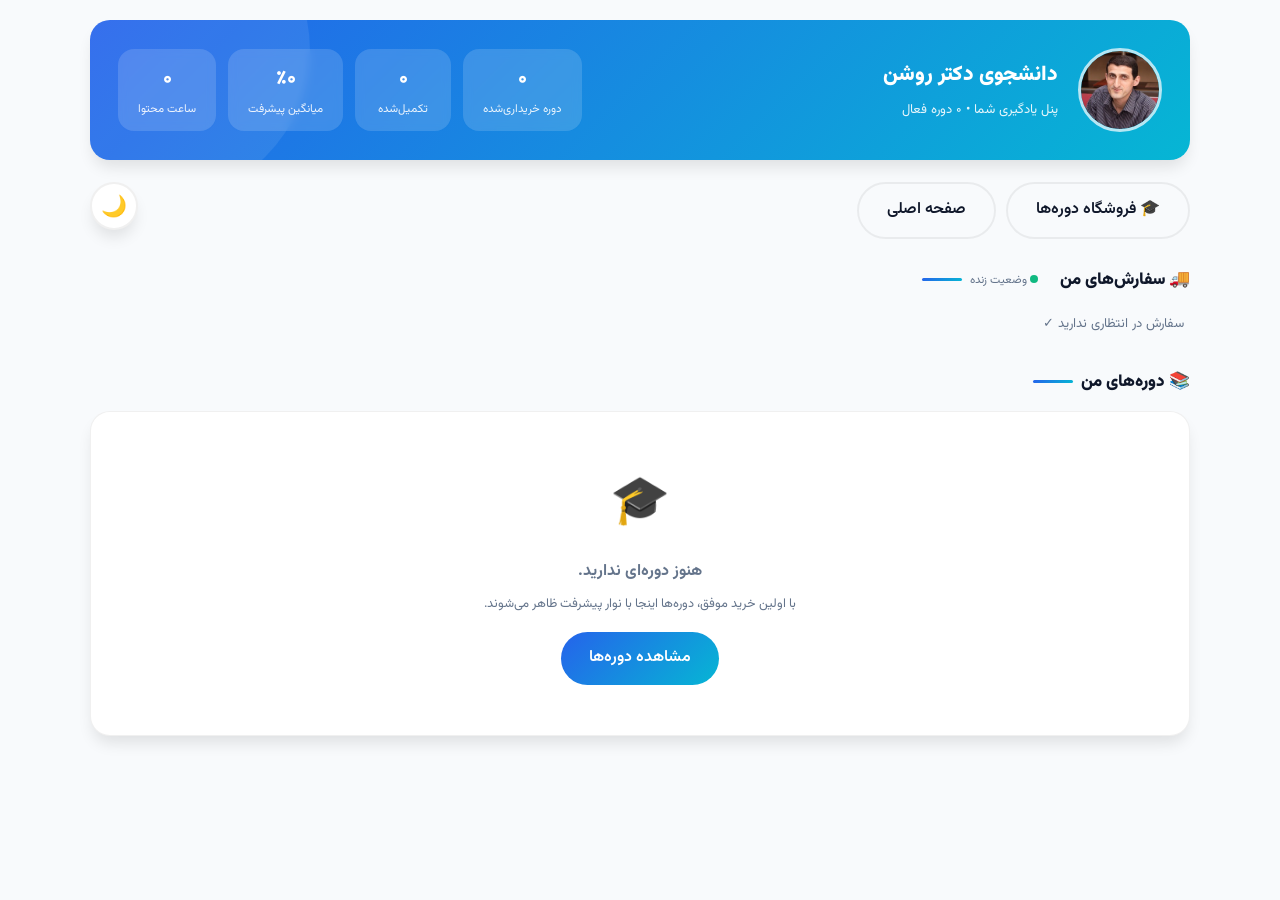
<file: profile.html>
<!DOCTYPE html>
<html lang="fa" dir="rtl">
<head>
    <meta charset="UTF-8">
    <meta name="viewport" content="width=device-width, initial-scale=1.0">
    <title>دوره‌های من | دکتر هادی روشن</title>
    <meta name="robots" content="noindex, nofollow">
    <link rel="icon" type="image/png" sizes="32x32" href="favicon-32x32.png">
    <link rel="icon" type="image/png" sizes="16x16" href="favicon-16x16.png">
    <link rel="icon" type="image/png" sizes="64x64" href="favicon-64x64.png">
    <link rel="apple-touch-icon" href="apple-touch-icon.png">
    <link rel="manifest" href="manifest.json">
    <meta name="mobile-web-app-capable" content="yes">
    <meta name="apple-mobile-web-app-capable" content="yes">
    <meta name="apple-mobile-web-app-status-bar-style" content="black-translucent">
    <meta name="apple-mobile-web-app-title" content="دکتر روشن">
    <meta name="theme-color" content="#0f172a">
    <meta name="description" content="پنل یادگیری شما - دوره‌های خریداری‌شده، پیشرفت دوره‌ها و سفارش‌های در جریان در وبسایت دکتر هادی روشن.">
    <link rel="preconnect" href="https://fonts.googleapis.com">
    <link rel="preconnect" href="https://fonts.gstatic.com" crossorigin>
    <link href="https://fonts.googleapis.com/css2?family=Vazirmatn:wght@100;200;300;400;500;600;700;800;900&display=swap" rel="stylesheet">
    <style>
        :root {
            --primary: #2563eb; --primary-dark: #1d4ed8; --primary-light: #3b82f6; --secondary: #0ea5e9; --accent: #06b6d4; --accent-light: #22d3ee;
            --dark: #0f172a; --dark-secondary: #1e293b;
            --gray: #64748b; --gray-light: #94a3b8;
            --light: #f1f5f9; --lighter: #f8fafc; --white: #ffffff;
            --gradient-primary: linear-gradient(135deg, #2563eb 0%, #06b6d4 100%);
            --gradient-green: linear-gradient(135deg, #059669 0%, #10b981 100%);
            --shadow-sm: 0 1px 2px rgba(0,0,0,0.05);
            --shadow: 0 4px 6px -1px rgba(0,0,0,0.1);
            --shadow-lg: 0 10px 15px -3px rgba(0,0,0,0.1);
            --shadow-xl: 0 20px 25px -5px rgba(0,0,0,0.1);
            --radius: 12px; --radius-lg: 20px; --radius-full: 9999px;
            --transition: all 0.3s cubic-bezier(0.4,0,0.2,1);
            --bg: var(--lighter); --bg-card: var(--white); --text: var(--dark); --text-muted: var(--gray);
            --border: rgba(0,0,0,0.06);
        }
        [data-theme="dark"] {
            --bg: #0f172a; --bg-card: #1e293b; --text: #f1f5f9; --text-muted: #94a3b8;
            --light: #1e293b; --lighter: #0f172a; --white: #1e293b;
            --dark: #f8fafc; --dark-secondary: #cbd5e1;
            --gray: #94a3b8; --gray-light: #64748b;
            --border: rgba(255,255,255,0.08);
        }
        * { margin: 0; padding: 0; box-sizing: border-box; }
        html { scroll-behavior: smooth; }
        body {
            font-family: 'Vazirmatn', Tahoma, sans-serif;
            background: var(--bg); color: var(--text);
            min-height: 100vh; padding: 20px;
            line-height: 1.8; direction: rtl;
            transition: background 0.4s, color 0.4s;
        }
        .wrap { max-width: 1100px; margin: 0 auto; }

        /* header card */
        .profile-head {
            display: flex; align-items: center; gap: 20px; flex-wrap: wrap;
            background: var(--gradient-primary); color: #fff;
            border-radius: var(--radius-lg); padding: 28px; box-shadow: var(--shadow-lg);
            margin-bottom: 22px; position: relative; overflow: hidden;
        }
        .profile-head::after {
            content: ''; position: absolute; width: 300px; height: 300px; border-radius: 50%;
            background: rgba(255,255,255,.08); top: -120px; inset-inline-end: -80px;
        }
        .profile-head img {
            width: 84px; height: 84px; border-radius: 50%; object-fit: cover;
            border: 3px solid rgba(255,255,255,.7);
        }
        .profile-head h1 { font-size: 1.3rem; font-weight: 900; }
        .profile-head .ph-sub { font-size: .82rem; opacity: .9; margin-top: 4px; }
        .ph-stats { display: flex; gap: 12px; margin-inline-start: auto; flex-wrap: wrap; position: relative; z-index: 1; }
        .ph-stat {
            background: rgba(255,255,255,.15); backdrop-filter: blur(4px);
            border-radius: 16px; padding: 12px 20px; text-align: center; min-width: 96px;
        }
        .ph-stat .n { font-size: 1.25rem; font-weight: 900; }
        .ph-stat .l { font-size: .72rem; opacity: .9; margin-top: 2px; }

        .topbar-actions { display: flex; gap: 10px; margin-bottom: 22px; flex-wrap: wrap; }
        .btn {
            font-family: inherit; cursor: pointer; border: none; border-radius: var(--radius-full);
            padding: 12px 28px; font-size: 1rem; font-weight: 600; text-decoration: none;
            background: var(--gradient-primary); color: #fff; display: inline-flex; align-items: center; justify-content: center; gap: 8px;
            transition: var(--transition); position: relative; overflow: hidden;
        }
        .btn:hover { transform: translateY(-3px); box-shadow: 0 8px 30px rgba(37,99,235,.5); }
        .btn.ghost { background: transparent; color: var(--text); border: 2px solid var(--border); }
        .btn.ghost:hover { background: rgba(37,99,235,.08); border-color: var(--primary); transform: translateY(-3px); }
        .theme-toggle {
            width: 48px; height: 48px; border-radius: 50%; border: 2px solid var(--border); cursor: pointer;
            background: var(--bg-card); font-size: 1.3rem; box-shadow: var(--shadow-lg);
            display: flex; align-items: center; justify-content: center;
            transition: var(--transition);
        }
        .theme-toggle:hover { transform: scale(1.1); box-shadow: var(--shadow-xl); }

        /* section titles */
        .sec-title { font-size: 1.05rem; font-weight: 900; margin: 26px 0 14px; display: flex; align-items: center; gap: 8px; }
        .sec-title::after { content: ''; display: block; width: 40px; height: 3px; background: var(--gradient-primary); border-radius: 2px; }

        /* course cards */
        .courses { display: grid; grid-template-columns: repeat(auto-fill, minmax(320px, 1fr)); gap: 16px; }
        .course {
            background: var(--bg-card); border: 1px solid var(--border);
            border-radius: var(--radius-lg); box-shadow: var(--shadow-lg);
            padding: 18px; position: relative; overflow: hidden; transition: var(--transition);
        }
        .course:hover { transform: translateY(-5px); box-shadow: var(--shadow-xl); }
        .course .c-top { display: flex; align-items: center; gap: 12px; margin-bottom: 14px; }
        .course .c-emoji {
            width: 52px; height: 52px; border-radius: var(--radius); display: flex; align-items: center; justify-content: center;
            font-size: 1.6rem; background: var(--gradient-primary); flex-shrink: 0;
        }
        .course h3 { font-size: .95rem; font-weight: 800; line-height: 1.5; }
        .course .c-meta { font-size: .74rem; color: var(--text-muted); margin-top: 3px; }
        .c-progress-row { display: flex; justify-content: space-between; font-size: .76rem; color: var(--text-muted); margin-bottom: 6px; }
        .c-progress-row b { color: var(--primary); }
        .track { height: 10px; border-radius: var(--radius-full); background: var(--light); overflow: hidden; }
        [data-theme="dark"] .track { background: rgba(255,255,255,.08); }
        .fill {
            height: 100%; border-radius: var(--radius-full); background: var(--gradient-primary);
            width: 0; transition: width 1s cubic-bezier(.3,.8,.3,1);
        }
        .course.done .fill { background: var(--gradient-green); }
        .course.done .c-progress-row b { color: #059669; }
        .c-actions { display: flex; gap: 8px; margin-top: 14px; }
        .c-btn {
            flex: 1; font-family: inherit; cursor: pointer; border: none; border-radius: 10px;
            padding: 9px 0; font-size: .78rem; font-weight: 800; transition: transform .15s;
        }
        .c-btn:hover { transform: translateY(-2px); }
        .c-btn.main { background: var(--gradient-primary); color: #fff; }
        .course.done .c-btn.main { background: var(--gradient-green); }
        .c-btn.sec { background: var(--lighter); color: var(--text); border: 1.5px solid var(--border); }
        [data-theme="dark"] .c-btn.sec { background: rgba(255,255,255,.06); border-color: var(--border); }
        .c-badge {
            position: absolute; top: 14px; inset-inline-end: 14px;
            font-size: .68rem; font-weight: 900; padding: 4px 10px; border-radius: var(--radius-full);
            background: rgba(16,185,129,.14); color: #059669;
        }
        .c-badge.inprogress { background: rgba(37,99,235,.12); color: var(--primary); }
        .c-badge.notstarted { background: rgba(100,116,139,.14); color: var(--gray); }

        /* pending orders */
        .pending-card {
            display: flex; align-items: center; gap: 12px; flex-wrap: wrap;
            background: var(--bg-card); border: 1px solid var(--border);
            border-radius: var(--radius); box-shadow: var(--shadow);
            padding: 16px 18px; margin-bottom: 10px;
        }
        .pending-card .p-code { font-weight: 800; color: var(--primary); }
        .pending-card .p-total { margin-inline-start: auto; font-weight: 800; font-size: .85rem; }
        .badge {
            font-size: .72rem; font-weight: 800; padding: 5px 12px; border-radius: var(--radius-full);
            background: rgba(245,158,11,.14); color: #d97706;
        }
        .badge.st-paid { background: rgba(16,185,129,.14); color: #059669; }
        .badge.st-shipped { background: rgba(59,130,246,.14); color: #2563eb; }
        .badge.st-awaiting_receipt { background: rgba(245,158,11,.14); color: #d97706; }
        .badge.st-awaiting_cod { background: rgba(100,116,139,.14); color: var(--gray); }
        .badge.st-canceled { background: rgba(239,68,68,.14); color: #dc2626; }
        .live-dot {
            display: inline-block; width: 8px; height: 8px; border-radius: 50%;
            background: #10b981; margin-inline-start: 6px; animation: livePulse 1.6s ease-in-out infinite;
        }
        @keyframes livePulse { 0%,100% { opacity: 1; } 50% { opacity: .35; } }
        .live-note { font-size: .72rem; color: var(--gray); font-weight: 400; margin-inline-start: 8px; }
        .empty {
            background: var(--bg-card); border: 1px solid var(--border);
            border-radius: var(--radius-lg); box-shadow: var(--shadow-lg);
            text-align: center; padding: 50px 20px; color: var(--text-muted);
        }
        .empty .big { font-size: 3rem; margin-bottom: 10px; }

        #toast {
            position: fixed; bottom: 24px; inset-inline-start: 50%; transform: translateX(50%);
            background: var(--dark-secondary); color: var(--light); padding: 12px 22px;
            border-radius: var(--radius-full); font-size: .85rem; font-weight: 700; opacity: 0;
            pointer-events: none; transition: opacity .3s, transform .3s; z-index: 200;
        }
        #toast.show { opacity: 1; transform: translateX(50%) translateY(-6px); }
    </style>
</head>
<body>
    <div class="wrap">
        <header class="profile-head" id="profileHead"></header>

        <div class="topbar-actions">
            <a class="btn ghost" href="index.html#products">🎓 فروشگاه دوره‌ها</a>
            <a class="btn ghost" href="index.html">صفحه اصلی</a>
            <span style="flex:1"></span>
            <button class="theme-toggle" id="themeBtn" title="تغییر تم">🌙</button>
        </div>

        <div class="sec-title">🚚 سفارش‌های من <span class="live-note"><span class="live-dot"></span> وضعیت زنده</span></div>
        <div id="pendingBox"></div>

        <div class="sec-title">📚 دوره‌های من</div>
        <div class="courses" id="coursesBox"></div>
    </div>

    <div id="toast"></div>

    <script>
    'use strict';
    /* ---------- theme (shared) ---------- */
    const rootEl = document.documentElement;
    const themeBtn = document.getElementById('themeBtn');
    try { if (localStorage.getItem('theme') === 'dark') { rootEl.setAttribute('data-theme', 'dark'); themeBtn.textContent = '☀️'; } } catch (e) {}
    themeBtn.addEventListener('click', () => {
        const dark = rootEl.hasAttribute('data-theme');
        if (dark) { rootEl.removeAttribute('data-theme'); themeBtn.textContent = '🌙'; }
        else { rootEl.setAttribute('data-theme', 'dark'); themeBtn.textContent = '☀️'; }
        try { localStorage.setItem('theme', dark ? 'light' : 'dark'); } catch (e) {}
    });

    /* ---------- helpers ---------- */
    const faNum = n => Number(n).toLocaleString('fa-IR');
    const money = n => faNum(n) + ' تومان';
    function faDigits(s) { return String(s).replace(/\d/g, d => '۰۱۲۳۴۵۶۷۸۹'[d]); }
    function toJalali(gy, gm, gd) {
        const g_d_m = [0, 31, 59, 90, 120, 151, 181, 212, 243, 273, 304, 334];
        let jy = (gy <= 1600) ? 0 : 979;
        gy -= (gy <= 1600) ? 621 : 1600;
        const gy2 = (gm > 2) ? (gy + 1) : gy;
        let days = (365 * gy) + Math.floor((gy2 + 3) / 4) - Math.floor((gy2 + 99) / 100)
                 + Math.floor((gy2 + 399) / 400) - 80 + gd + g_d_m[gm - 1];
        jy += 33 * Math.floor(days / 12053); days %= 12053;
        jy += 4 * Math.floor(days / 1461); days %= 1461;
        if (days > 365) { jy += Math.floor((days - 1) / 365); days = (days - 1) % 365; }
        const jm = (days < 186) ? 1 + Math.floor(days / 31) : 7 + Math.floor((days - 186) / 30);
        const jd = 1 + ((days < 186) ? (days % 31) : ((days - 186) % 30));
        return [jy, jm, jd];
    }
    function faDate(iso) {
        const d = new Date(iso);
        const [jy, jm, jd] = toJalali(d.getFullYear(), d.getMonth() + 1, d.getDate());
        return faDigits(jy) + '/' + faDigits(jm) + '/' + faDigits(jd);
    }
    function toast(msg) {
        const t = document.getElementById('toast');
        t.textContent = msg; t.classList.add('show');
        clearTimeout(t._h); t._h = setTimeout(() => t.classList.remove('show'), 2600);
    }

    /* ---------- data ---------- */
    const PAID = 'پرداخت شده';
    let orders = [];
    let progress = {};            // { "<course name>": percent 0..100 }
    const PROG_KEY = 'hr_course_progress';
    try { progress = JSON.parse(localStorage.getItem(PROG_KEY) || '{}'); } catch (e) { progress = {}; }

    function loadOrders() {
        try { orders = JSON.parse(localStorage.getItem('hr_orders') || '[]'); } catch (e) { orders = []; }
    }
    function saveProgress() {
        try { localStorage.setItem(PROG_KEY, JSON.stringify(progress)); } catch (e) {}
    }
    /* merge purchased (paid) course items, summing qty and keeping first price */
    function purchasedCourses() {
        const map = new Map();
        orders.filter(o => o.status === PAID).forEach(o => (o.items || []).forEach(it => {
            if (!map.has(it.name)) map.set(it.name, { emoji: it.emoji || '🎓', name: it.name, price: it.price || 0, qty: 0, date: o.date, code: o.code });
            map.get(it.name).qty += it.qty;
        }));
        return [...map.values()];
    }
    function pendingOrders() {
        return orders.filter(o => o.status !== PAID && o.status !== 'لغو شده');
    }

    /* ---------- render ---------- */
    function render() {
        loadOrders();
        const paidCourses = purchasedCourses();
        const pend = pendingOrders();

        /* header */
        const totalProgress = paidCourses.length
            ? Math.round(paidCourses.reduce((s, c) => s + (progress[c.name] || 0), 0) / paidCourses.length)
            : 0;
        const doneCount = paidCourses.filter(c => (progress[c.name] || 0) >= 100).length;
        const hours = paidCourses.reduce((s, c) => s + c.qty * 24, 0); /* ~24h per course */
        document.getElementById('profileHead').innerHTML =
            '<img src="profile.jpg" alt="آواتار">' +
            '<div><h1>' + ((orders.find(o => o.customer && o.customer.name) || {}).customer?.name || 'دانشجوی دکتر روشن') + '</h1>' +
            '<div class="ph-sub">پنل یادگیری شما • ' + faNum(paidCourses.length) + ' دوره فعال</div></div>' +
            '<div class="ph-stats">' +
                '<div class="ph-stat"><div class="n">' + faNum(paidCourses.length) + '</div><div class="l">دوره خریداری‌شده</div></div>' +
                '<div class="ph-stat"><div class="n">' + faNum(doneCount) + '</div><div class="l">تکمیل‌شده</div></div>' +
                '<div class="ph-stat"><div class="n">٪' + faNum(totalProgress) + '</div><div class="l">میانگین پیشرفت</div></div>' +
                '<div class="ph-stat"><div class="n">' + faNum(hours) + '</div><div class="l">ساعت محتوا</div></div>' +
            '</div>';

        /* pending orders */
        const statusKeyMap = { 'پرداخت شده': 'paid', 'ارسال شد': 'shipped', 'در انتظار تایید رسید': 'awaiting_receipt', 'در انتظار پرداخت در محل': 'awaiting_cod', 'لغو شده': 'canceled' };
        const badgeCls = o => 'st-' + (o.status_key || statusKeyMap[o.status] || 'awaiting_receipt');
        const liveIcon = o => o._live ? ' <span class="live-dot"></span>' : '';
        document.getElementById('pendingBox').innerHTML = pend.length
            ? pend.map(o =>
                '<div class="pending-card"><span class="p-code">' + o.code + '</span>' +
                '<span class="badge ' + badgeCls(o) + '">' + o.status + liveIcon(o) + '</span>' +
                (o.status === 'ارسال شد' && o.tracking
                    ? '<span style="font-size:.76rem;font-weight:700;color:var(--primary)">📮 کد رهگیری: ' + faDigits(o.tracking) + '</span>'
                    : '') +
                '<span style="font-size:.78rem;color:var(--gray)">' + faDate(o.date) + '</span>' +
                '<span class="p-total">' + money(o.total || 0) + '</span>' +
                (o.status === 'ارسال شد'
                    ? ''
                    : '<a class="btn ghost" style="padding:7px 14px;font-size:.75rem" href="cart.html">تکمیل خرید</a>') + '</div>').join('')
            : '<p style="font-size:.82rem;color:var(--gray);padding:4px 6px">سفارش در انتظاری ندارید ✓</p>';

        /* courses */
        const box = document.getElementById('coursesBox');
        if (!paidCourses.length) {
            box.innerHTML = '<div class="empty" style="grid-column:1/-1"><div class="big">🎓</div>' +
                '<p><b>هنوز دوره‌ای ندارید.</b></p>' +
                '<p style="font-size:.8rem;margin-top:6px">با اولین خرید موفق، دوره‌ها اینجا با نوار پیشرفت ظاهر می‌شوند.</p>' +
                '<a class="btn" style="margin-top:16px" href="index.html#products">مشاهده دوره‌ها</a></div>';
            requestAnimationFrame(() => box.querySelectorAll('.fill').forEach(f => f.style.width = '0%'));
            return;
        }
        box.innerHTML = paidCourses.map(c => {
            const p = progress[c.name] || 0;
            const badge = p >= 100
                ? '<span class="c-badge">✓ تکمیل شده</span>'
                : p > 0 ? '<span class="c-badge inprogress">در حال یادگیری</span>'
                        : '<span class="c-badge notstarted">شروع نشده</span>';
            return '<div class="course' + (p >= 100 ? ' done' : '') + '">' + badge +
                '<div class="c-top"><div class="c-emoji">' + c.emoji + '</div>' +
                '<div><h3>' + c.name + '</h3>' +
                '<div class="c-meta">خرید ' + faDate(c.date) + ' • سفارش ' + c.code + ' • ' + faNum(c.qty) + ' نسخه</div></div></div>' +
                '<div class="c-progress-row"><span>پیشرفت دوره</span><b>٪' + faNum(p) + '</b></div>' +
                '<div class="track"><div class="fill" data-w="' + p + '"></div></div>' +
                '<div class="c-actions">' +
                    (p >= 100
                        ? '<button class="c-btn main" data-review="' + c.name + '">📖 مرور دوره</button>'
                        : '<button class="c-btn main" data-continue="' + c.name + '">▶️ ادامه یادگیری</button>') +
                    '<button class="c-btn sec" data-cert="' + c.name + '" ' + (p >= 100 ? '' : 'disabled style="opacity:.45;cursor:not-allowed"') + '>🏅 مدرک</button>' +
                '</div></div>';
        }).join('');
        /* animate fills */
        requestAnimationFrame(() => requestAnimationFrame(() =>
            box.querySelectorAll('.fill').forEach(f => f.style.width = f.getAttribute('data-w') + '%')));
    }

    /* ---------- actions ---------- */
    document.getElementById('coursesBox').addEventListener('click', e => {
        const cont = e.target.getAttribute('data-continue');
        if (cont) {
            progress[cont] = Math.min(100, (progress[cont] || 0) + 10 + Math.floor(Math.random() * 15));
            saveProgress(); render();
            toast('▶️ پیشرفت «' + cont + '» → ٪' + faNum(progress[cont]));
            return;
        }
        const rev = e.target.getAttribute('data-review');
        if (rev) { toast('📖 مرور دوره «' + rev + '»'); return; }
        const cert = e.target.getAttribute('data-cert');
        if (cert && (progress[cert] || 0) >= 100) toast('🏅 مدرک «' + cert + '» آماده دانلود است');
    });

    window.addEventListener('storage', e => { if (e.key === 'hr_orders') render(); });

    /* ---------- وضعیت زنده سفارش‌ها از سرور (داشبورد جنگو) ---------- */
    const STATUS_CLASS = {
        'paid': 'st-paid', 'shipped': 'st-shipped', 'awaiting_receipt': 'st-awaiting_receipt',
        'awaiting_cod': 'st-awaiting_cod', 'canceled': 'st-canceled',
    };
    function mergeLiveStatuses(liveOrders) {
        /* وضعیت سرور را روی سفارش‌های localStorage اعمال کن */
        const byCode = new Map(liveOrders.map(o => [o.code, o]));
        orders.forEach(o => {
            const live = byCode.get(o.code);
            if (!live) return;
            o.status = live.status;
            o.status_key = live.status_key;
            o._live = true;
            o.tracking = live.tracking || o.tracking;
        });
        /* سفارش‌هایی که فقط در سرور هستند (مثلا مرورگر دیگر) هم اضافه شوند */
        liveOrders.forEach(live => {
            if (!orders.some(o => o.code === live.code)) {
                orders.push({
                    code: live.code, status: live.status, total: live.total, date: live.date,
                    tracking: live.tracking, items: live.items, customer: {},
                });
            }
        });
        try { localStorage.setItem('hr_orders', JSON.stringify(orders)); } catch (e) {}
    }
    async function refreshLiveStatuses() {
        const codes = orders.map(o => o.code).filter(Boolean);
        if (!codes.length) return;
        try {
            const res = await fetch('/api/orders/live-status/?codes=' + encodeURIComponent(codes.join(',')));
            const data = await res.json();
            if (data.ok && data.orders.length) { mergeLiveStatuses(data.orders); render(); }
        } catch (e) { /* آفلاین — از localStorage */ }
    }

    render();
    refreshLiveStatuses();
    setInterval(refreshLiveStatuses, 30000); /* هر ۳۰ ثانیه */
    document.addEventListener('visibilitychange', () => { if (!document.hidden) refreshLiveStatuses(); });
    </script>
</body>
</html>
</file>
<file: style.css>
/* ===================================================
   style.css — استایل‌های صفحه اصلی دکتر هادی روشن
   منتقل‌شده از index.html
   =================================================== */

        :root {
            --primary: #2563eb; --primary-dark: #1d4ed8; --primary-light: #3b82f6;
            --secondary: #0ea5e9; --accent: #06b6d4; --accent-light: #22d3ee;
            --dark: #0f172a; --dark-secondary: #1e293b;
            --gray: #64748b; --gray-light: #94a3b8;
            --light: #f1f5f9; --lighter: #f8fafc; --white: #ffffff;
            --gradient-primary: linear-gradient(135deg, #2563eb 0%, #06b6d4 100%);
            --gradient-hero: linear-gradient(135deg, #0f172a 0%, #1e3a5f 50%, #0f172a 100%);
            --gradient-warm: linear-gradient(135deg, #f59e0b 0%, #ef4444 100%);
            --gradient-green: linear-gradient(135deg, #059669 0%, #10b981 100%);
            --shadow-sm: 0 1px 2px rgba(0,0,0,0.05);
            --shadow: 0 4px 6px -1px rgba(0,0,0,0.1);
            --shadow-lg: 0 10px 15px -3px rgba(0,0,0,0.1);
            --shadow-xl: 0 20px 25px -5px rgba(0,0,0,0.1);
            --shadow-glow: 0 0 30px rgba(37,99,235,0.3);
            --radius: 12px; --radius-lg: 20px; --radius-full: 9999px;
            --transition: all 0.3s cubic-bezier(0.4,0,0.2,1);
            --whatsapp: #25d366; --telegram: #0088cc; --cart-badge: #ef4444;
            --bg: var(--lighter); --bg-card: var(--white); --text: var(--dark); --text-muted: var(--gray);
            --border: rgba(0,0,0,0.06);
        }
        [data-theme="dark"] {
            --bg: #0f172a; --bg-card: #1e293b; --text: #f1f5f9; --text-muted: #94a3b8;
            --light: #1e293b; --lighter: #0f172a; --white: #1e293b;
            --border: rgba(255,255,255,0.08);
        }
        * { margin:0; padding:0; box-sizing:border-box; }
        html { scroll-behavior:smooth; font-size:16px; }
        body { font-family:'Vazirmatn','Tahoma',sans-serif; background:var(--bg); color:var(--text); line-height:1.8; overflow-x:hidden; direction:rtl; transition: background 0.4s, color 0.4s; }
        a { text-decoration:none; color:inherit; transition:var(--transition); }
        ul { list-style:none; }
        .container { max-width:1200px; margin:0 auto; padding:0 20px; }
        .section-title { font-size:2.2rem; font-weight:800; text-align:center; margin-bottom:0.5rem; background:var(--gradient-primary); -webkit-background-clip:text; -webkit-text-fill-color:transparent; background-clip:text; }
        .section-subtitle { text-align:center; color:var(--text-muted); font-size:1.05rem; margin-bottom:3.5rem; font-weight:300; }
        .section-title::after { content:''; display:block; width:80px; height:4px; background:var(--gradient-primary); margin:15px auto 0; border-radius:2px; }
        section { padding:80px 0; }

        /* ===== Animations ===== */
        @keyframes fadeInUp { from{opacity:0;transform:translateY(40px)} to{opacity:1;transform:translateY(0)} }
        @keyframes fadeInDown { from{opacity:0;transform:translateY(-30px)} to{opacity:1;transform:translateY(0)} }
        @keyframes float { 0%,100%{transform:translateY(0)} 50%{transform:translateY(-15px)} }
        @keyframes pulse { 0%,100%{transform:scale(1);opacity:1} 50%{transform:scale(1.05);opacity:0.9} }
        @keyframes spin { from{transform:rotate(0deg)} to{transform:rotate(360deg)} }
        @keyframes shimmer { 0%{background-position:-200% 0} 100%{background-position:200% 0} }
        @keyframes fabPulse { 0%{box-shadow:0 4px 20px rgba(0,0,0,0.3)} 50%{box-shadow:0 4px 20px rgba(0,0,0,0.3),0 0 0 10px rgba(37,99,235,0.15)} 100%{box-shadow:0 4px 20px rgba(0,0,0,0.3)} }
        @keyframes whatsappRing { 0%{transform:scale(1);opacity:0.6} 100%{transform:scale(1.6);opacity:0} }
        @keyframes cartBounce { 0%,100%{transform:scale(1)} 30%{transform:scale(1.3)} 60%{transform:scale(0.9)} }
        @keyframes typing { from{width:0} to{width:100%} }
        @keyframes blink { 50%{border-color:transparent} }
        @keyframes gradientShift { 0%{background-position:0% 50%} 50%{background-position:100% 50%} 100%{background-position:0% 50%} }
        @keyframes ripple { to{transform:scale(4);opacity:0} }
        @keyframes slideInRight { from{transform:translateX(100%);opacity:0} to{transform:translateX(0);opacity:1} }
        @keyframes scaleIn { from{transform:scale(0.8);opacity:0} to{transform:scale(1);opacity:1} }
        @keyframes glow { 0%,100%{box-shadow:0 0 20px rgba(37,99,235,0.3)} 50%{box-shadow:0 0 40px rgba(37,99,235,0.6)} }
        @keyframes particleFloat { 0%,100%{transform:translateY(0) translateX(0);opacity:0.6} 25%{transform:translateY(-30px) translateX(10px);opacity:1} 50%{transform:translateY(-15px) translateX(-10px);opacity:0.8} 75%{transform:translateY(-40px) translateX(5px);opacity:0.4} }

        .animate-on-scroll { opacity:0; transform:translateY(40px); transition:all 0.8s cubic-bezier(0.4,0,0.2,1); }
        .animate-on-scroll.animated { opacity:1; transform:translateY(0); }
        .animate-on-scroll.delay-1 { transition-delay:0.1s; }
        .animate-on-scroll.delay-2 { transition-delay:0.2s; }
        .animate-on-scroll.delay-3 { transition-delay:0.3s; }
        .animate-on-scroll.delay-4 { transition-delay:0.4s; }

        /* ===== Loading Screen ===== */
        .loading-screen { position:fixed; top:0; left:0; right:0; bottom:0; background:var(--dark); z-index:99999; display:flex; flex-direction:column; align-items:center; justify-content:center; transition:opacity 0.6s, visibility 0.6s; }
        .loading-screen.hidden { opacity:0; visibility:hidden; pointer-events:none; }
        .loading-logo { font-size:4rem; margin-bottom:20px; animation:float 2s ease-in-out infinite; }
        .loading-logo img { width:96px; height:96px; border-radius:50%; object-fit:cover; display:block; margin:0 auto; box-shadow:0 0 30px rgba(37,99,235,0.4); }
        .loading-text { color:white; font-size:1.3rem; font-weight:700; margin-bottom:30px; }
        .loading-bar { width:200px; height:4px; background:rgba(255,255,255,0.1); border-radius:4px; overflow:hidden; }
        .loading-bar-inner { height:100%; background:var(--gradient-primary); border-radius:4px; animation:shimmer 1.5s infinite; background-size:200% 100%; }
        .loading-spinner { width:50px; height:50px; border:3px solid rgba(255,255,255,0.1); border-top-color:var(--accent-light); border-radius:50%; animation:spin 1s linear infinite; margin-bottom:20px; }

        /* ===== Dark Mode Toggle ===== */
        .theme-toggle { position:fixed; top:100px; left:20px; width:48px; height:48px; border-radius:50%; background:var(--bg-card); border:2px solid var(--border); cursor:pointer; display:flex; align-items:center; justify-content:center; font-size:1.3rem; z-index:999; transition:var(--transition); box-shadow:var(--shadow-lg); }
        .theme-toggle:hover { transform:scale(1.1); box-shadow:var(--shadow-xl); }

        /* ===== Navbar ===== */
        .navbar { position:fixed; top:0; left:0; right:0; z-index:1000; padding:15px 0; transition:var(--transition); background:transparent; }
        .navbar.scrolled { background:rgba(15,23,42,0.97); backdrop-filter:blur(20px); padding:8px 0; box-shadow:0 4px 30px rgba(0,0,0,0.3); }
        .navbar .container { display:flex; justify-content:space-between; align-items:center; }
        .nav-logo { display:flex; align-items:center; gap:12px; }
        .nav-logo-icon { width:45px; height:45px; background:var(--gradient-primary); border-radius:50%; display:flex; align-items:center; justify-content:center; font-size:1.3rem; color:white; font-weight:800; box-shadow:var(--shadow-glow); transition:var(--transition); overflow:hidden; }
        .nav-logo-icon img { width:100%; height:100%; object-fit:cover; border-radius:50%; display:block; }
        .nav-logo:hover .nav-logo-icon { transform:scale(1.1) rotate(-5deg); }
        .nav-logo-text { color:white; font-size:1.15rem; font-weight:700; }
        .nav-logo-sub { color:var(--accent-light); font-size:0.75rem; font-weight:300; }
        .nav-links { display:flex; gap:5px; align-items:center; }
        .nav-links a { color:rgba(255,255,255,0.8); padding:8px 18px; border-radius:var(--radius-full); font-size:0.9rem; font-weight:400; transition:var(--transition); position:relative; }
        .nav-links a:hover,.nav-links a.active { color:white; background:rgba(37,99,235,0.3); }
        .nav-links a.active::after { content:''; position:absolute; bottom:2px; left:50%; transform:translateX(-50%); width:20px; height:3px; background:var(--accent-light); border-radius:2px; }
        .nav-cta { background:var(--gradient-primary) !important; color:white !important; padding:10px 24px !important; font-weight:600 !important; box-shadow:0 4px 15px rgba(37,99,235,0.4); }
        .nav-cta:hover { transform:translateY(-2px); box-shadow:0 6px 20px rgba(37,99,235,0.5) !important; }
        .mobile-toggle { display:none; flex-direction:column; gap:5px; cursor:pointer; padding:10px; z-index:1001; }
        .mobile-toggle span { width:28px; height:3px; background:white; border-radius:3px; transition:var(--transition); }
        .mobile-toggle.active span:nth-child(1) { transform:rotate(45deg) translate(5px,5px); }
        .mobile-toggle.active span:nth-child(2) { opacity:0; }
        .mobile-toggle.active span:nth-child(3) { transform:rotate(-45deg) translate(6px,-6px); }

        /* ===== Hero ===== */
        .hero { min-height:100vh; background:var(--gradient-hero); display:flex; align-items:center; position:relative; overflow:hidden; padding-top:80px; }
        .hero::before { content:''; position:absolute; top:-50%; right:-20%; width:550px; height:550px; background:radial-gradient(circle,rgba(37,99,235,0.15) 0%,transparent 70%); border-radius:50%; animation:float 6s ease-in-out infinite; }
        .hero::after { content:''; position:absolute; bottom:-30%; left:-10%; width:400px; height:400px; background:radial-gradient(circle,rgba(6,182,212,0.12) 0%,transparent 70%); border-radius:50%; animation:float 8s ease-in-out infinite reverse; }
        .particles { position:absolute; top:0; left:0; right:0; bottom:0; overflow:hidden; pointer-events:none; }
        .particle { position:absolute; width:4px; height:4px; background:rgba(37,99,235,0.4); border-radius:50%; animation:particleFloat 6s ease-in-out infinite; }
        .hero-grid { display:grid; grid-template-columns:1fr 1fr; gap:60px; align-items:center; position:relative; z-index:1; }
        .hero-content { animation:fadeInUp 1s ease-out; }
        .hero-badge { display:inline-flex; align-items:center; gap:8px; background:rgba(37,99,235,0.15); border:1px solid rgba(37,99,235,0.3); padding:8px 20px; border-radius:var(--radius-full); color:var(--accent-light); font-size:0.85rem; font-weight:500; margin-bottom:25px; backdrop-filter:blur(10px); }
        .hero-badge-dot { width:8px; height:8px; background:#22c55e; border-radius:50%; animation:pulse 2s infinite; }
        .hero h1 { color:white; font-size:3rem; font-weight:900; line-height:1.4; margin-bottom:10px; }
        .hero h1 .highlight { background:linear-gradient(135deg,#22d3ee,#3b82f6); -webkit-background-clip:text; -webkit-text-fill-color:transparent; background-clip:text; }
        .hero-description { color:rgba(255,255,255,0.7); font-size:1.1rem; line-height:2; margin-bottom:35px; font-weight:300; }
        .hero-buttons { display:flex; gap:15px; flex-wrap:wrap; }
        .btn { display:inline-flex; align-items:center; gap:10px; padding:14px 32px; border-radius:var(--radius-full); font-family:inherit; font-size:1rem; font-weight:600; cursor:pointer; border:none; transition:var(--transition); position:relative; overflow:hidden; }
        .btn::after { content:''; position:absolute; top:50%; left:50%; width:0; height:0; background:rgba(255,255,255,0.2); border-radius:50%; transform:translate(-50%,-50%); transition:width 0.6s, height 0.6s; }
        .btn:active::after { width:300px; height:300px; }
        .btn-primary { background:var(--gradient-primary); color:white; box-shadow:0 4px 20px rgba(37,99,235,0.4); }
        .btn-primary:hover { transform:translateY(-3px); box-shadow:0 8px 30px rgba(37,99,235,0.5); }
        .btn-outline { background:transparent; color:white; border:2px solid rgba(255,255,255,0.3); }
        .btn-outline:hover { background:rgba(255,255,255,0.1); border-color:rgba(255,255,255,0.5); transform:translateY(-3px); }
        .btn-phone { background:linear-gradient(135deg,#2563eb,#3b82f6); color:white; }
        .btn-phone:hover { transform:translateY(-3px); box-shadow:0 8px 30px rgba(37,99,235,0.5); }
        .btn-white { background:white; color:var(--primary); box-shadow:0 4px 20px rgba(0,0,0,0.15); }
        .btn-white:hover { transform:translateY(-3px); box-shadow:0 8px 30px rgba(0,0,0,0.2); }
        .hero-stats { display:flex; gap:40px; margin-top:50px; padding-top:30px; border-top:1px solid rgba(255,255,255,0.1); }
        .stat-item { text-align:center; }
        .stat-number { font-size:2.2rem; font-weight:800; color:var(--accent-light); line-height:1; }
        .stat-label { color:rgba(255,255,255,0.6); font-size:0.85rem; margin-top:5px; font-weight:300; }
        .stat-item::after { content:''; display:block; width:30px; height:2px; background:var(--accent); margin:8px auto 0; border-radius:1px; opacity:0.5; }
        .hero-visual { display:flex; justify-content:center; align-items:center; position:relative; }
        .hero-avatar-container { position:relative; padding:50px; }
        .hero-avatar-container::before { content:''; position:absolute; top:-30px; left:-30px; right:-30px; bottom:-30px; background:conic-gradient(from 0deg,transparent,rgba(37,99,235,0.2),transparent,rgba(6,182,212,0.2),transparent); border-radius:50%; animation:spin 10s linear infinite; z-index:0; }
        .hero-avatar-container::after { content:''; position:absolute; top:-45px; left:-45px; right:-45px; bottom:-45px; background:conic-gradient(from 180deg,transparent,rgba(6,182,212,0.15),transparent,rgba(37,99,235,0.15),transparent); border-radius:50%; animation:spin 15s linear infinite reverse; z-index:0; }
        .hero-avatar { width:260px; height:260px; border-radius:50%; background:var(--gradient-primary); display:flex; align-items:center; justify-content:center; font-size:6.5rem; box-shadow:0 0 0 6px rgba(37,99,235,0.2),0 0 0 12px rgba(6,182,212,0.1),0 0 60px rgba(37,99,235,0.3),0 0 120px rgba(6,182,212,0.15); position:relative; z-index:2; animation:float 4s ease-in-out infinite; border:5px solid rgba(255,255,255,0.15); overflow:hidden; }
        .hero-avatar img { width:100%; height:100%; object-fit:cover; border-radius:50%; display:block; }
        .hero-avatar-ring { position:absolute; top:-15px; left:-15px; right:-15px; bottom:-15px; border:2px dashed rgba(37,99,235,0.3); border-radius:50%; animation:spin 20s linear infinite; }
        .avatar-halo { position:absolute; top:-20px; left:-20px; right:-20px; bottom:-20px; border-radius:50%; z-index:1; pointer-events:none; animation:spin 8s linear infinite; background:conic-gradient(from 0deg, transparent 0%, transparent 55%, rgba(6,182,212,0.85) 72%, rgba(255,255,255,0.95) 82%, rgba(37,99,235,0.85) 92%, transparent 100%); -webkit-mask:radial-gradient(farthest-side, transparent calc(100% - 5px), #000 calc(100% - 4px)); mask:radial-gradient(farthest-side, transparent calc(100% - 5px), #000 calc(100% - 4px)); }
        .avatar-halo::after { content:''; position:absolute; top:50%; left:50%; width:160px; height:160px; border-radius:50%; transform:translate(-50%,-50%); background:radial-gradient(circle, rgba(6,182,212,0.10) 0%, transparent 70%); animation:avatarBreath 4s ease-in-out infinite; }
        @keyframes avatarBreath { 0%,100%{opacity:0.5; transform:translate(-50%,-50%) scale(0.9);} 50%{opacity:1; transform:translate(-50%,-50%) scale(1.08);} }
        @media (prefers-reduced-motion: reduce) { .avatar-halo, .avatar-halo::after { animation:none; } }
        .hero-floating-card { position:absolute; background:rgba(255,255,255,0.1); backdrop-filter:blur(20px); border:1px solid rgba(255,255,255,0.15); border-radius:var(--radius); padding:15px 20px; color:white; font-size:0.85rem; display:flex; align-items:center; gap:10px; animation:float 3s ease-in-out infinite; }
        .hero-floating-card.card-1 { top:20px; left:-30px; }
        .hero-floating-card.card-2 { bottom:40px; right:-40px; animation-delay:1s; }
        .hero-floating-card.card-3 { bottom:-10px; left:20px; animation-delay:2s; }
        .hero-floating-icon { width:40px; height:40px; border-radius:10px; display:flex; align-items:center; justify-content:center; font-size:1.2rem; }
        .hero-floating-icon.blue { background:rgba(37,99,235,0.3); }
        .hero-floating-icon.cyan { background:rgba(6,182,212,0.3); }
        .hero-floating-icon.green { background:rgba(34,197,94,0.3); }

        /* ===== Countdown ===== */
        .countdown-section { background:linear-gradient(135deg,#0f172a 0%,#1a1a3e 50%,#0f172a 100%); padding:60px 0; position:relative; overflow:hidden; }
        .countdown-section::before { content:''; position:absolute; top:0; left:0; right:0; bottom:0; background:url("data:image/svg+xml,%3Csvg width='40' height='40' viewBox='0 0 40 40' xmlns='http://www.w3.org/2000/svg'%3E%3Cg fill='%23ffffff' fill-opacity='0.03'%3E%3Cpath d='M20 20c0-11.046-8.954-20-20-20v20h20zm0 0v20c11.046 0 20-8.954 20-20H20z'/%3E%3C/g%3E%3C/svg%3E"); }
        .countdown-wrapper { position:relative; z-index:1; text-align:center; }
        .countdown-label { color:var(--accent-light); font-size:1.1rem; font-weight:500; margin-bottom:8px; }
        .countdown-title { color:white; font-size:1.8rem; font-weight:800; margin-bottom:8px; }
        .countdown-title .highlight { background:linear-gradient(135deg,#22d3ee,#3b82f6); -webkit-background-clip:text; -webkit-text-fill-color:transparent; background-clip:text; }
        .countdown-desc { color:rgba(255,255,255,0.5); font-size:0.95rem; margin-bottom:35px; }
        .countdown-boxes { display:flex; justify-content:center; gap:20px; flex-wrap:wrap; margin-bottom:35px; }
        .countdown-box { background:rgba(255,255,255,0.06); border:1px solid rgba(255,255,255,0.1); border-radius:var(--radius-lg); padding:25px 20px; min-width:120px; text-align:center; backdrop-filter:blur(10px); transition:var(--transition); }
        .countdown-box:hover { transform:translateY(-5px); border-color:rgba(37,99,235,0.4); background:rgba(255,255,255,0.1); }
        .countdown-box .number { font-size:3rem; font-weight:900; color:var(--accent-light); line-height:1; font-variant-numeric:tabular-nums; }
        .countdown-box .unit { color:rgba(255,255,255,0.5); font-size:0.85rem; margin-top:8px; font-weight:300; }
        .countdown-cta { display:inline-flex; align-items:center; gap:10px; background:var(--gradient-primary); color:white; padding:16px 40px; border-radius:var(--radius-full); font-size:1.05rem; font-weight:700; box-shadow:0 4px 20px rgba(37,99,235,0.4); transition:var(--transition); animation:pulse 3s infinite; }
        .countdown-cta:hover { transform:translateY(-3px); box-shadow:0 8px 30px rgba(37,99,235,0.6); }
        .countdown-course-info { display:flex; justify-content:center; gap:30px; margin-top:30px; flex-wrap:wrap; }
        .countdown-course-item { display:flex; align-items:center; gap:8px; color:rgba(255,255,255,0.6); font-size:0.9rem; }
        .countdown-course-item span { color:var(--accent-light); }

        /* ===== About ===== */
        .about { background:var(--bg-card); }
        .about-grid { display:grid; grid-template-columns:1fr 1fr; gap:60px; align-items:center; }
        .about-image { position:relative; }
        .about-image-placeholder { width:100%; aspect-ratio:4/3; background:var(--gradient-primary); display:flex; align-items:center; justify-content:center; font-size:8rem; border-radius:var(--radius-lg); }
        .about-experience-badge { position:absolute; bottom:-20px; right:-20px; background:var(--gradient-primary); color:white; padding:20px 30px; border-radius:var(--radius-lg); text-align:center; box-shadow:var(--shadow-xl); animation:glow 3s infinite; }
        .about-experience-badge .number { font-size:2.5rem; font-weight:900; line-height:1; }
        .about-experience-badge .text { font-size:0.85rem; font-weight:300; }
        .about-content h2 { font-size:2.2rem; font-weight:800; margin-bottom:20px; }
        .about-content h2 .highlight { background:var(--gradient-primary); -webkit-background-clip:text; -webkit-text-fill-color:transparent; background-clip:text; }
        .about-content p { color:var(--text-muted); font-size:1.05rem; line-height:2; margin-bottom:25px; }
        .about-features { display:grid; grid-template-columns:1fr 1fr; gap:15px; margin-bottom:30px; }
        .about-feature { display:flex; align-items:center; gap:10px; padding:12px 16px; background:var(--bg); border-radius:var(--radius); transition:var(--transition); }
        .about-feature:hover { background:rgba(37,99,235,0.05); transform:translateX(-5px); }
        .about-feature-icon { width:36px; height:36px; background:var(--gradient-primary); border-radius:8px; display:flex; align-items:center; justify-content:center; font-size:1rem; flex-shrink:0; }
        .about-feature span { font-size:0.9rem; font-weight:500; }

        /* ===== Services ===== */
        .services { background:var(--bg); }
        .services-grid { display:grid; grid-template-columns:repeat(3,1fr); gap:25px; }
        .service-card { background:var(--bg-card); border-radius:var(--radius-lg); padding:35px 30px; transition:var(--transition); border:1px solid var(--border); position:relative; overflow:hidden; cursor:pointer; }
        .service-card::before { content:''; position:absolute; top:0; right:0; left:0; height:4px; background:var(--gradient-primary); transform:scaleX(0); transition:var(--transition); }
        .service-card::after { content:''; position:absolute; bottom:0; right:0; width:80px; height:80px; background:radial-gradient(circle,rgba(37,99,235,0.08) 0%,transparent 70%); border-radius:50%; transition:var(--transition); }
        .service-card:hover { transform:translateY(-8px); box-shadow:var(--shadow-xl); border-color:rgba(37,99,235,0.1); }
        .service-card:hover::before { transform:scaleX(1); }
        .service-card:hover::after { width:200px; height:200px; bottom:-30px; right:-30px; }
        .service-icon { width:65px; height:65px; background:var(--gradient-primary); border-radius:16px; display:flex; align-items:center; justify-content:center; font-size:1.8rem; margin-bottom:20px; box-shadow:0 8px 25px rgba(37,99,235,0.25); transition:var(--transition); }
        .service-card:hover .service-icon { transform:scale(1.1) rotate(-5deg); box-shadow:0 12px 35px rgba(37,99,235,0.35); }
        .service-card h3 { font-size:1.2rem; font-weight:700; margin-bottom:12px; }
        .service-card p { color:var(--text-muted); font-size:0.95rem; line-height:1.9; margin-bottom:20px; }
        .service-link { display:inline-flex; align-items:center; gap:8px; color:var(--primary); font-weight:600; font-size:0.9rem; }
        .service-link:hover { gap:12px; }

        /* ===== Comparison Table ===== */
        .comparison { background:var(--bg-card); }
        .comparison-table { width:100%; border-collapse:separate; border-spacing:0; border-radius:var(--radius-lg); overflow:hidden; box-shadow:var(--shadow-xl); }
        .comparison-table thead { background:var(--gradient-primary); }
        .comparison-table th { color:white; padding:18px 20px; font-size:0.95rem; font-weight:700; text-align:center; }
        .comparison-table td { padding:16px 20px; text-align:center; border-bottom:1px solid var(--border); font-size:0.9rem; }
        .comparison-table tbody tr { background:var(--bg-card); transition:var(--transition); }
        .comparison-table tbody tr:hover { background:rgba(37,99,235,0.03); }
        .comparison-table tbody tr:last-child td { border-bottom:none; }
        .comparison-table .feature-name { font-weight:600; text-align:right; }
        .comparison-table .check { color:#22c55e; font-size:1.2rem; }
        .comparison-table .cross { color:#ef4444; font-size:1.2rem; }
        .comparison-table .price-cell { font-weight:800; color:var(--primary); font-size:1rem; }

        /* ===== Products ===== */
        .products { background:var(--bg); }
        .products-grid { display:grid; grid-template-columns:repeat(3,1fr); gap:25px; }
        .product-card { background:var(--bg-card); border-radius:var(--radius-lg); overflow:hidden; transition:var(--transition); border:1px solid var(--border); position:relative; }
        .product-card:hover { transform:translateY(-8px); box-shadow:var(--shadow-xl); }
        .product-image { width:100%; aspect-ratio:16/10; position:relative; overflow:hidden; }
        .product-image-placeholder { width:100%; height:100%; display:flex; align-items:center; justify-content:center; font-size:4rem; transition:var(--transition); }
        .product-card:hover .product-image-placeholder { transform:scale(1.05); }
        .product-image-placeholder.bg-1 { background:linear-gradient(135deg,#1e3a5f,#2563eb); }
        .product-image-placeholder.bg-2 { background:linear-gradient(135deg,#065f46,#06b6d4); }
        .product-image-placeholder.bg-3 { background:linear-gradient(135deg,#7c3aed,#a78bfa); }
        .product-image-placeholder.bg-4 { background:linear-gradient(135deg,#be185d,#f472b6); }
        .product-image-placeholder.bg-5 { background:linear-gradient(135deg,#92400e,#f59e0b); }
        .product-image-placeholder.bg-6 { background:linear-gradient(135deg,#1e293b,#475569); }
        .product-badge { position:absolute; top:15px; right:15px; background:var(--gradient-primary); color:white; padding:5px 14px; border-radius:var(--radius-full); font-size:0.75rem; font-weight:600; }
        .product-discount-badge { position:absolute; top:15px; left:15px; background:linear-gradient(135deg,#ef4444,#f97316); color:white; padding:5px 12px; border-radius:var(--radius-full); font-size:0.75rem; font-weight:700; }
        .product-info { padding:22px; }
        .product-info h3 { font-size:1.05rem; font-weight:700; margin-bottom:8px; }
        .product-info p { color:var(--text-muted); font-size:0.85rem; line-height:1.8; margin-bottom:15px; }
        .product-footer { display:flex; justify-content:space-between; align-items:center; flex-wrap:wrap; gap:10px; }
        .product-price { font-size:1.2rem; font-weight:800; color:var(--primary); }
        .product-price span { font-size:0.8rem; font-weight:400; color:var(--gray-light); }
        .product-old-price { font-size:0.85rem; color:#ef4444; text-decoration:line-through; margin-left:8px; font-weight:400; }
        .product-buttons { display:flex; gap:8px; flex-wrap:wrap; }
        .btn-cart { padding:10px 22px; font-size:0.85rem; border-radius:var(--radius-full); background:var(--gradient-green); color:white; display:inline-flex; align-items:center; gap:6px; font-weight:600; box-shadow:0 4px 15px rgba(5,150,105,0.3); transition:var(--transition); border:none; cursor:pointer; font-family:inherit; }
        .btn-cart:hover { transform:translateY(-2px); box-shadow:0 6px 20px rgba(5,150,105,0.4); }
        .btn-cart.added { animation:cartBounce 0.5s ease; }
        .btn-buy-now { padding:10px 18px; font-size:0.85rem; border-radius:var(--radius-full); background:var(--gradient-primary); color:white; display:inline-flex; align-items:center; gap:6px; font-weight:600; box-shadow:0 4px 15px rgba(37,99,235,0.3); transition:var(--transition); border:none; cursor:pointer; font-family:inherit; }
        .btn-buy-now:hover { transform:translateY(-2px); box-shadow:0 6px 20px rgba(37,99,235,0.5); }

        /* ===== Guarantee Section ===== */
        .guarantee { background:linear-gradient(135deg,#065f46,#059669); color:white; text-align:center; }
        .guarantee-grid { display:grid; grid-template-columns:repeat(4,1fr); gap:25px; margin-top:40px; }
        .guarantee-item { padding:30px 20px; background:rgba(255,255,255,0.1); border-radius:var(--radius-lg); backdrop-filter:blur(10px); border:1px solid rgba(255,255,255,0.15); transition:var(--transition); }
        .guarantee-item:hover { transform:translateY(-5px); background:rgba(255,255,255,0.15); }
        .guarantee-icon { font-size:2.5rem; margin-bottom:15px; }
        .guarantee-item h3 { font-size:1.1rem; font-weight:700; margin-bottom:8px; }
        .guarantee-item p { font-size:0.9rem; opacity:0.8; line-height:1.8; }

        /* ===== FAQ ===== */
        .faq { background:var(--bg); }
        .faq-list { max-width:800px; margin:0 auto; }
        .faq-item { background:var(--bg-card); border-radius:var(--radius-lg); margin-bottom:12px; border:1px solid var(--border); overflow:hidden; transition:var(--transition); }
        .faq-item:hover { border-color:rgba(37,99,235,0.2); }
        .faq-question { display:flex; justify-content:space-between; align-items:center; padding:20px 25px; cursor:pointer; font-weight:600; font-size:1rem; transition:var(--transition); }
        .faq-question:hover { color:var(--primary); }
        .faq-arrow { transition:var(--transition); font-size:1.2rem; }
        .faq-item.open .faq-arrow { transform:rotate(180deg); }
        .faq-answer { max-height:0; overflow:hidden; transition:max-height 0.4s cubic-bezier(0.4,0,0.2,1), padding 0.4s; padding:0 25px; }
        .faq-item.open .faq-answer { max-height:300px; padding:0 25px 20px; }
        .faq-answer p { color:var(--text-muted); font-size:0.95rem; line-height:2; }

        /* ===== Testimonials ===== */
        .testimonials { background:var(--dark); color:white; overflow:hidden; }
        .testimonials .section-title { background:linear-gradient(135deg,#22d3ee,#3b82f6); -webkit-background-clip:text; -webkit-text-fill-color:transparent; background-clip:text; }
        .testimonials .section-subtitle { color:rgba(255,255,255,0.5); }
        .testimonials-carousel { position:relative; }
        .testimonials-track { display:flex; transition:transform 0.5s cubic-bezier(0.4,0,0.2,1); }
        .testimonials-track .testimonial-card { min-width:calc(33.333% - 17px); margin-left:25px; }
        .testimonials-track .testimonial-card:first-child { margin-left:0; }
        .testimonial-card { background:rgba(255,255,255,0.05); border:1px solid rgba(255,255,255,0.1); border-radius:var(--radius-lg); padding:30px; transition:var(--transition); }
        .testimonial-card:hover { background:rgba(255,255,255,0.08); border-color:rgba(37,99,235,0.3); transform:translateY(-5px); }
        .testimonial-stars { color:#f59e0b; font-size:1rem; margin-bottom:15px; letter-spacing:3px; }
        .testimonial-text { color:rgba(255,255,255,0.7); font-size:0.95rem; line-height:2; margin-bottom:20px; }
        .testimonial-author { display:flex; align-items:center; gap:12px; }
        .testimonial-avatar { width:45px; height:45px; border-radius:50%; background:var(--gradient-primary); display:flex; align-items:center; justify-content:center; font-size:1.2rem; }
        .testimonial-name { font-weight:600; font-size:0.9rem; }
        .testimonial-role { color:rgba(255,255,255,0.4); font-size:0.8rem; }
        .carousel-nav { display:flex; justify-content:center; gap:10px; margin-top:30px; }
        .carousel-dot { width:12px; height:12px; border-radius:50%; background:rgba(255,255,255,0.2); border:none; cursor:pointer; transition:var(--transition); }
        .carousel-dot.active { background:var(--accent-light); transform:scale(1.2); }
        .carousel-btn { position:absolute; top:50%; transform:translateY(-50%); width:44px; height:44px; border-radius:50%; background:rgba(255,255,255,0.1); border:1px solid rgba(255,255,255,0.2); color:white; font-size:1.2rem; cursor:pointer; transition:var(--transition); display:flex; align-items:center; justify-content:center; z-index:2; }
        .carousel-btn:hover { background:var(--primary); border-color:var(--primary); }
        .carousel-btn.prev { left:-22px; }
        .carousel-btn.next { right:-22px; }

        /* ===== CTA ===== */
        .cta { background:var(--gradient-primary); padding:80px 0; text-align:center; position:relative; overflow:hidden; }
        .cta::before { content:''; position:absolute; top:0; left:0; right:0; bottom:0; background:url("data:image/svg+xml,%3Csvg width='60' height='60' viewBox='0 0 60 60' xmlns='http://www.w3.org/2000/svg'%3E%3Cg fill='none' fill-rule='evenodd'%3E%3Cg fill='%23ffffff' fill-opacity='0.05'%3E%3Cpath d='M36 34v-4h-2v4h-4v2h4v4h2v-4h4v-2h-4zm0-30V0h-2v4h-4v2h4v4h2V6h4V4h-4zM6 34v-4H4v4H0v2h4v4h2v-4h4v-2H6zM6 4V0H4v4H0v2h4v4h2V6h4V4H6z'/%3E%3C/g%3E%3C/g%3E%3C/svg%3E"); }
        .cta h2 { color:white; font-size:2.2rem; font-weight:800; margin-bottom:15px; position:relative; z-index:1; }
        .cta p { color:rgba(255,255,255,0.8); font-size:1.1rem; margin-bottom:30px; position:relative; z-index:1; }
        .cta .btn { position:relative; z-index:1; }

        /* ===== Blog ===== */
        .blog { background:var(--bg); }
        .blog-grid { display:grid; grid-template-columns:repeat(3,1fr); gap:25px; }
        .blog-card { background:var(--bg-card); border-radius:var(--radius-lg); overflow:hidden; transition:var(--transition); border:1px solid var(--border); }
        .blog-card:hover { transform:translateY(-8px); box-shadow:var(--shadow-xl); }
        .blog-image { width:100%; aspect-ratio:16/9; overflow:hidden; }
        .blog-image-inner { width:100%; height:100%; display:flex; align-items:center; justify-content:center; font-size:3.5rem; transition:var(--transition); }
        .blog-card:hover .blog-image-inner { transform:scale(1.05); }
        .blog-image-inner.bg-1 { background:linear-gradient(135deg,#1e3a5f,#2563eb); }
        .blog-image-inner.bg-2 { background:linear-gradient(135deg,#065f46,#06b6d4); }
        .blog-image-inner.bg-3 { background:linear-gradient(135deg,#7c3aed,#a78bfa); }
        .blog-content { padding:22px; }
        .blog-meta { display:flex; gap:15px; margin-bottom:12px; }
        .blog-meta span { font-size:0.8rem; color:var(--gray-light); display:flex; align-items:center; gap:5px; }
        .blog-content h3 { font-size:1.05rem; font-weight:700; margin-bottom:10px; line-height:1.6; }
        .blog-content h3:hover { color:var(--primary); }
        .blog-content p { color:var(--text-muted); font-size:0.88rem; line-height:1.9; margin-bottom:15px; }
        .blog-link { display:inline-flex; align-items:center; gap:8px; color:var(--primary); font-weight:600; font-size:0.88rem; }
        .blog-link:hover { gap:12px; }

        /* ===== Newsletter ===== */
        .newsletter { background:var(--bg-card); }
        .newsletter-box { max-width:600px; margin:0 auto; text-align:center; }
        .newsletter-form { display:flex; gap:10px; margin-top:25px; }
        .newsletter-form input { flex:1; padding:14px 20px; border:2px solid var(--border); border-radius:var(--radius-full); font-family:inherit; font-size:0.95rem; background:var(--bg); color:var(--text); direction:rtl; transition:var(--transition); }
        .newsletter-form input:focus { outline:none; border-color:var(--primary); box-shadow:0 0 0 4px rgba(37,99,235,0.1); }
        .newsletter-form button { padding:14px 30px; background:var(--gradient-primary); color:white; border:none; border-radius:var(--radius-full); font-family:inherit; font-size:0.95rem; font-weight:600; cursor:pointer; transition:var(--transition); white-space:nowrap; }
        .newsletter-form button:hover { transform:translateY(-2px); box-shadow:0 6px 20px rgba(37,99,235,0.4); }

        /* ===== Contact ===== */
        .contact { background:var(--bg); }
        .contact-grid { display:grid; grid-template-columns:1fr 1.2fr; gap:40px; }
        .contact-info { display:flex; flex-direction:column; gap:20px; }
        .contact-info-card { display:flex; align-items:center; gap:18px; padding:22px; background:var(--bg-card); border-radius:var(--radius-lg); transition:var(--transition); border:1px solid var(--border); position:relative; overflow:hidden; }
        .contact-info-card::before { content:''; position:absolute; top:0; right:0; width:100%; height:3px; background:var(--gradient-primary); transform:scaleX(0); transition:var(--transition); border-radius:14px 14px 0 0; }
        .contact-info-card:hover { transform:translateX(-5px); box-shadow:var(--shadow-lg); }
        .contact-info-card:hover::before { transform:scaleX(1); }
        .contact-info-icon { width:55px; height:55px; background:var(--gradient-primary); border-radius:14px; display:flex; align-items:center; justify-content:center; font-size:1.4rem; flex-shrink:0; box-shadow:0 4px 15px rgba(37,99,235,0.3); }
        .contact-info-text h4 { font-size:1rem; font-weight:700; margin-bottom:3px; }
        .contact-info-text p { color:var(--text-muted); font-size:0.9rem; direction:rtl; }
        .contact-form-card { background:var(--bg-card); border-radius:var(--radius-lg); padding:35px; box-shadow:var(--shadow-lg); border:1px solid var(--border); }
        .contact-form-card h3 { font-size:1.3rem; font-weight:700; margin-bottom:25px; }
        .form-group { margin-bottom:18px; }
        .form-group label { display:block; font-size:0.9rem; font-weight:600; margin-bottom:8px; }
        .form-group input,.form-group textarea,.form-group select { width:100%; padding:14px 18px; border:2px solid var(--border); border-radius:var(--radius); font-family:inherit; font-size:0.95rem; transition:var(--transition); background:var(--bg); color:var(--text); direction:rtl; }
        .form-group input:focus,.form-group textarea:focus,.form-group select:focus { outline:none; border-color:var(--primary); box-shadow:0 0 0 4px rgba(37,99,235,0.1); background:var(--bg-card); }
        .form-group textarea { height:130px; resize:vertical; }
        .form-row { display:grid; grid-template-columns:1fr 1fr; gap:15px; }
        .contact-form-card .btn { width:100%; justify-content:center; padding:16px; font-size:1.05rem; }
        .form-success { display:none; text-align:center; padding:40px; }
        .form-success .icon { font-size:4rem; margin-bottom:15px; }
        .form-success h3 { color:#22c55e; font-size:1.3rem; margin-bottom:10px; }
        .form-success p { color:var(--text-muted); }

        /* ===== Map ===== */
        .map-section { background:var(--bg-card); padding:60px 0; }
        .map-container { border-radius:var(--radius-lg); overflow:hidden; box-shadow:var(--shadow-xl); height:400px; background:#e2e8f0; }
        .map-container iframe { width:100%; height:100%; border:0; }

        /* ===== Floating Action Buttons ===== */
        .floating-actions { position:fixed; bottom:30px; right:30px; display:flex; flex-direction:column; gap:12px; z-index:998; }
        .fab { width:56px; height:56px; border-radius:50%; display:flex; align-items:center; justify-content:center; font-size:1.5rem; color:white; border:none; cursor:pointer; transition:var(--transition); box-shadow:0 4px 20px rgba(0,0,0,0.3); text-decoration:none; position:relative; }
        .fab:hover { transform:scale(1.1); box-shadow:0 6px 30px rgba(0,0,0,0.4); }
        .fab-whatsapp { background:linear-gradient(135deg,#25d366,#128c7e); animation:fabPulse 2s infinite; width:64px; height:64px; font-size:1.8rem; box-shadow:0 4px 25px rgba(37,211,102,0.5); }
        .fab-whatsapp::before { content:''; position:absolute; width:100%; height:100%; border-radius:50%; background:rgba(37,211,102,0.3); animation:whatsappRing 2s ease-out infinite; pointer-events:none; }
        .fab-telegram { background:linear-gradient(135deg,#0088cc,#00aaff); }
        .fab-phone { background:linear-gradient(135deg,#2563eb,#06b6d4); }
        .fab-message { background:linear-gradient(135deg,#7c3aed,#a78bfa); }
        .fab-label { position:absolute; right:65px; background:rgba(15,23,42,0.9); color:white; padding:6px 14px; border-radius:8px; font-size:0.8rem; font-weight:500; white-space:nowrap; opacity:0; pointer-events:none; transition:var(--transition); font-family:'Vazirmatn',sans-serif; }
        .fab:hover .fab-label { opacity:1; }

        /* ===== Cart Drawer ===== */
        .cart-overlay { position:fixed; top:0; left:0; right:0; bottom:0; background:rgba(0,0,0,0.5); z-index:2000; opacity:0; visibility:hidden; transition:var(--transition); backdrop-filter:blur(5px); }
        .cart-overlay.open { opacity:1; visibility:visible; }
        .cart-drawer { position:fixed; top:0; left:0; width:420px; max-width:90vw; height:100vh; background:var(--bg-card); z-index:2001; transform:translateX(-100%); transition:transform 0.4s cubic-bezier(0.4,0,0.2,1); display:flex; flex-direction:column; box-shadow:10px 0 40px rgba(0,0,0,0.2); }
        .cart-drawer.open { transform:translateX(0); }
        .cart-header { display:flex; justify-content:space-between; align-items:center; padding:20px 25px; border-bottom:1px solid var(--border); background:var(--bg); }
        .cart-header h3 { font-size:1.2rem; font-weight:700; display:flex; align-items:center; gap:8px; }
        .cart-close { width:36px; height:36px; border-radius:50%; border:none; background:rgba(0,0,0,0.05); cursor:pointer; font-size:1.2rem; display:flex; align-items:center; justify-content:center; transition:var(--transition); }
        .cart-close:hover { background:rgba(239,68,68,0.1); color:#ef4444; }
        .cart-items { flex:1; overflow-y:auto; padding:15px 25px; }
        .cart-empty { text-align:center; padding:60px 20px; color:var(--text-muted); }
        .cart-empty .icon { font-size:4rem; margin-bottom:15px; opacity:0.3; }
        .cart-item { display:flex; gap:15px; padding:15px 0; border-bottom:1px solid var(--border); align-items:center; }
        .cart-item-image { width:60px; height:60px; border-radius:10px; display:flex; align-items:center; justify-content:center; font-size:1.8rem; flex-shrink:0; }
        .cart-item-details { flex:1; }
        .cart-item-name { font-size:0.9rem; font-weight:600; margin-bottom:4px; }
        .cart-item-price { font-size:0.85rem; color:var(--primary); font-weight:700; }
        .cart-item-qty { display:flex; align-items:center; gap:8px; margin-top:8px; }
        .cart-item-qty button { width:28px; height:28px; border-radius:8px; border:1px solid var(--border); background:var(--bg-card); cursor:pointer; font-size:1rem; display:flex; align-items:center; justify-content:center; transition:var(--transition); }
        .cart-item-qty button:hover { background:var(--primary); color:white; border-color:var(--primary); }
        .cart-item-qty span { font-size:0.9rem; font-weight:600; min-width:20px; text-align:center; }
        .cart-item-remove { width:32px; height:32px; border-radius:8px; border:none; background:rgba(239,68,68,0.08); color:#ef4444; cursor:pointer; font-size:1rem; display:flex; align-items:center; justify-content:center; transition:var(--transition); flex-shrink:0; }
        .cart-item-remove:hover { background:#ef4444; color:white; }
        .cart-footer { padding:20px 25px; border-top:1px solid var(--border); background:var(--bg); }
        .cart-total { display:flex; justify-content:space-between; align-items:center; margin-bottom:15px; }
        .cart-total-label { font-size:1rem; font-weight:600; }
        .cart-total-value { font-size:1.3rem; font-weight:800; color:var(--primary); }
        .cart-checkout-btn { width:100%; padding:16px; background:var(--gradient-primary); color:white; border:none; border-radius:var(--radius); font-family:inherit; font-size:1.05rem; font-weight:700; cursor:pointer; transition:var(--transition); display:flex; align-items:center; justify-content:center; gap:10px; }
        .cart-checkout-btn:hover { box-shadow:0 6px 25px rgba(37,99,235,0.4); transform:translateY(-2px); }
        .cart-payment-note { text-align:center; font-size:0.8rem; color:var(--text-muted); margin-top:10px; }

        /* ===== Cart FAB ===== */
        .fab-cart { width:48px; height:48px; border-radius:50%; background:var(--gradient-primary); color:white; border:none; cursor:pointer; display:flex; align-items:center; justify-content:center; font-size:1.4rem; box-shadow:0 4px 20px rgba(37,99,235,0.4); z-index:1200; transition:var(--transition); position:relative; flex-shrink:0; }
        .navbar .container { position:relative; }
        .navbar .fab-cart { position:absolute; top:50%; transform:translateY(-50%); left:-22px; }
        /* فاصله گرفتن از دکمه «مشاوره رایگان»: منو کمی به داخل رانده می‌شود */
        .navbar.has-cart-fab .nav-links { margin-inline-end:14px; }
        .navbar .fab-cart:hover { transform:translateY(-50%) scale(1.1); }
        .fab-cart:hover { transform:scale(1.1); box-shadow:0 6px 30px rgba(37,99,235,0.5); }
        .fab-cart::before { content:''; position:absolute; inset:-4px; border-radius:50%; background:conic-gradient(var(--accent-light) calc(var(--sp,0)*1%), rgba(255,255,255,0.12) 0); -webkit-mask:radial-gradient(farthest-side,transparent calc(100% - 5px),#000 calc(100% - 4px)); mask:radial-gradient(farthest-side,transparent calc(100% - 5px),#000 calc(100% - 4px)); z-index:-1; }
        .cart-badge { position:absolute; top:-5px; left:-5px; width:20px; height:20px; background:var(--cart-badge); color:white; border-radius:50%; font-size:0.65rem; font-weight:700; display:flex; align-items:center; justify-content:center; border:2px solid white; transition:var(--transition); }
        .cart-badge.hidden { transform:scale(0); }

        /* ===== Article/Service Modal (blog + services) ===== */
        .info-modal-back { position:fixed; inset:0; background:rgba(2,6,23,0.75); backdrop-filter:blur(6px); display:none; align-items:center; justify-content:center; z-index:1100; padding:20px; }
        .info-modal-back.show { display:flex; }
        .info-modal { background:var(--bg-card); color:var(--text); border:1px solid var(--border); border-radius:var(--radius-lg); max-width:760px; width:100%; max-height:86vh; overflow-y:auto; box-shadow:var(--shadow-xl); animation:popIn .35s cubic-bezier(0.34,1.56,0.64,1); }
        .info-modal-head { display:flex; align-items:flex-start; gap:14px; padding:24px 26px 0; }
        .info-modal-emoji { font-size:2.6rem; line-height:1; }
        .info-modal-titles { flex:1; }
        .info-modal-kicker { font-size:0.75rem; font-weight:700; color:var(--primary); margin-bottom:6px; }
        .info-modal h2 { font-size:1.35rem; font-weight:800; line-height:1.5; }
        .info-modal-meta { font-size:0.78rem; color:var(--text-muted); margin-top:8px; }
        .info-modal-body { padding:18px 26px 8px; font-size:0.92rem; line-height:2; color:var(--text); }
        .info-modal-body h3 { font-size:1.02rem; font-weight:800; margin:20px 0 8px; color:var(--primary); }
        .info-modal-body h3:first-child { margin-top:0; }
        .info-modal-body p { margin-bottom:10px; }
        .info-modal-body ul, .info-modal-body ol { margin:0 22px 12px 0; padding:0; }
        .info-modal-body li { margin-bottom:7px; }
        .info-modal-body .note-box { background:rgba(37,99,235,0.08); border:1px solid rgba(37,99,235,0.25); border-radius:var(--radius); padding:12px 16px; margin:14px 0; font-size:0.85rem; }
        .info-modal-foot { display:flex; gap:10px; flex-wrap:wrap; padding:14px 26px 24px; }
        .info-modal-close { position:sticky; top:0; margin-inline-start:auto; width:38px; height:38px; border-radius:50%; border:none; background:var(--bg); color:var(--text); font-size:1.05rem; cursor:pointer; flex-shrink:0; transition:var(--transition); }
        .info-modal-close:hover { background:#ef4444; color:white; }

        /* ===== Checkout Modal ===== */
        .checkout-overlay { position:fixed; top:0; left:0; right:0; bottom:0; background:rgba(0,0,0,0.6); z-index:3000; display:flex; align-items:center; justify-content:center; opacity:0; visibility:hidden; transition:var(--transition); backdrop-filter:blur(8px); }
        .checkout-overlay.open { opacity:1; visibility:visible; }
        .checkout-modal { background:var(--bg-card); border-radius:var(--radius-lg); width:550px; max-width:95vw; max-height:90vh; overflow-y:auto; padding:35px; box-shadow:0 25px 60px rgba(0,0,0,0.3); transform:scale(0.9); transition:var(--transition); }
        .checkout-overlay.open .checkout-modal { transform:scale(1); }
        .checkout-header { display:flex; justify-content:space-between; align-items:center; margin-bottom:25px; }
        .checkout-header h3 { font-size:1.3rem; font-weight:700; }
        .checkout-steps { display:flex; gap:10px; margin-bottom:25px; }
        .checkout-step { flex:1; text-align:center; padding:10px; border-radius:var(--radius); background:var(--bg); font-size:0.8rem; font-weight:600; color:var(--text-muted); transition:var(--transition); }
        .checkout-step.active { background:var(--primary); color:white; }
        .checkout-step.done { background:#22c55e; color:white; }
        .checkout-step-content { display:none; }
        .checkout-step-content.active { display:block; }
        .payment-options { display:grid; gap:12px; margin-bottom:20px; }
        .payment-option { display:flex; align-items:center; gap:15px; padding:18px 20px; border:2px solid var(--border); border-radius:var(--radius); cursor:pointer; transition:var(--transition); }
        .payment-option:hover { border-color:var(--primary); }
        .payment-option.selected { border-color:var(--primary); background:rgba(37,99,235,0.05); }
        .payment-option input[type="radio"] { display:none; }
        .payment-radio { width:22px; height:22px; border:2px solid #cbd5e1; border-radius:50%; display:flex; align-items:center; justify-content:center; flex-shrink:0; transition:var(--transition); }
        .payment-option.selected .payment-radio { border-color:var(--primary); }
        .payment-option.selected .payment-radio::after { content:''; width:12px; height:12px; border-radius:50%; background:var(--primary); }
        .payment-icon { font-size:1.5rem; }
        .payment-info h4 { font-size:0.95rem; font-weight:600; }
        .payment-info p { font-size:0.8rem; color:var(--text-muted); }
        .order-summary { background:var(--bg); border-radius:var(--radius); padding:20px; margin-bottom:20px; }
        .order-summary-item { display:flex; justify-content:space-between; padding:8px 0; font-size:0.9rem; color:var(--text-muted); }
        .order-summary-total { display:flex; justify-content:space-between; padding-top:12px; margin-top:8px; border-top:2px solid var(--border); font-weight:700; font-size:1.1rem; }
        .checkout-btn { width:100%; padding:16px; background:var(--gradient-primary); color:white; border:none; border-radius:var(--radius); font-family:inherit; font-size:1.05rem; font-weight:700; cursor:pointer; transition:var(--transition); }
        .checkout-btn:hover { box-shadow:0 6px 25px rgba(37,99,235,0.4); transform:translateY(-2px); }
        .checkout-back { width:100%; padding:12px; background:transparent; color:var(--text-muted); border:2px solid var(--border); border-radius:var(--radius); font-family:inherit; font-size:0.95rem; font-weight:600; cursor:pointer; transition:var(--transition); margin-top:10px; }
        .checkout-back:hover { border-color:var(--primary); color:var(--primary); }
        .checkout-success { text-align:center; padding:40px 20px; }
        .checkout-success .icon { font-size:4rem; margin-bottom:15px; }
        .checkout-success h3 { font-size:1.4rem; font-weight:700; color:#22c55e; margin-bottom:10px; }
        .checkout-success p { color:var(--text-muted); font-size:0.95rem; line-height:2; }

        /* ===== Footer ===== */
        .footer { background:var(--dark); color:rgba(255,255,255,0.7); padding:70px 0 0; }
        .footer-grid { display:grid; grid-template-columns:1.5fr 1fr 1fr 1fr; gap:40px; padding-bottom:50px; border-bottom:1px solid rgba(255,255,255,0.1); }
        .footer-about h3 { color:white; font-size:1.2rem; font-weight:700; margin-bottom:15px; display:flex; align-items:center; gap:10px; }
        .footer-about p { font-size:0.9rem; line-height:2; margin-bottom:20px; }
        .footer-social { display:flex; gap:10px; }
        .footer-social a { width:42px; height:42px; background:rgba(255,255,255,0.08); border-radius:10px; display:flex; align-items:center; justify-content:center; font-size:1.1rem; transition:var(--transition); }
        .footer-social a:hover { background:var(--primary); transform:translateY(-3px); }
        .footer-links h4 { color:white; font-size:1.05rem; font-weight:700; margin-bottom:20px; }
        .footer-links a { display:block; padding:6px 0; font-size:0.9rem; color:rgba(255,255,255,0.5); transition:var(--transition); }
        .footer-links a:hover { color:var(--accent-light); padding-right:8px; }
        .footer-contact-item { display:flex; align-items:center; gap:12px; margin-bottom:15px; font-size:0.9rem; }
        .footer-contact-item .icon { width:36px; height:36px; background:rgba(37,99,235,0.2); border-radius:8px; display:flex; align-items:center; justify-content:center; font-size:1rem; flex-shrink:0; }
        .footer-bottom { padding:25px 0; text-align:center; font-size:0.85rem; color:rgba(255,255,255,0.3); }
        .footer-bottom a { color:var(--accent-light); }

        /* ===== Scroll to top ===== */
        .scroll-top { position:fixed; bottom:30px; left:30px; width:50px; height:50px; background:var(--gradient-primary); color:white; border:none; border-radius:50%; display:flex; align-items:center; justify-content:center; font-size:1.3rem; cursor:pointer; opacity:0; visibility:hidden; transition:var(--transition); box-shadow:0 4px 20px rgba(37,99,235,0.4); z-index:999; }
        .scroll-top.visible { opacity:1; visibility:visible; }
        .scroll-top:hover { transform:translateY(-5px); box-shadow:0 8px 30px rgba(37,99,235,0.5); }

        /* ===== Toast ===== */
        .toast { position:fixed; bottom:20px; left:20px; transform:translateY(20px); background:var(--bg-card); border-radius:14px; padding:10px 18px; box-shadow:0 10px 40px rgba(0,0,0,0.15); z-index:5000; display:flex; align-items:center; gap:10px; font-weight:600; font-size:0.82rem; max-width:min(340px, calc(100vw - 40px)); line-height:1.7; opacity:0; visibility:hidden; transition:all 0.4s cubic-bezier(0.4,0,0.2,1); border-right:4px solid #22c55e; }
        .toast .icon { font-size:1rem; }
        .toast.show { opacity:1; visibility:visible; transform:translateY(0); }

        /* ===== Share Buttons ===== */
        .share-section { text-align:center; padding:40px 0; background:var(--bg); }
        .share-buttons { display:flex; justify-content:center; gap:12px; margin-top:15px; }
        .share-btn { padding:10px 20px; border-radius:var(--radius-full); font-size:0.85rem; font-weight:600; color:white; display:inline-flex; align-items:center; gap:8px; transition:var(--transition); border:none; cursor:pointer; font-family:inherit; }
        .share-btn:hover { transform:translateY(-2px); }
        .share-btn.whatsapp { background:var(--whatsapp); }
        .share-btn.telegram { background:var(--telegram); }
        .share-btn.instagram { background:linear-gradient(45deg,#f09433,#e6683c,#dc2743,#cc2366,#bc1888); }
        .share-btn.linkedin { background:#0077b5; }

        /* ===== Responsive ===== */
        /* بازه میانی (۷۶۹ تا ۹۶۰px): منوی دسکتاپ جا نمی‌شود — همان رفتار موبایل */
        /* در عرض‌های میانی دسکتاپ (۹۶۱ تا ۱۲۱۵px) کانتینر تمام‌عرض است؛ fab نباید از لبه بیرون بزند */
        @media (min-width:961px) and (max-width:1215px) {
            .navbar .fab-cart { left:0; }
            .navbar.has-cart-fab .nav-links { margin-inline-end:56px; }
        }
        @media (min-width:769px) and (max-width:960px) {
            .nav-links { position:fixed; top:0; right:-100%; width:80%; max-width:350px; height:100vh; background:rgba(15,23,42,0.98); backdrop-filter:blur(20px); flex-direction:column; padding:100px 30px 30px; transition:var(--transition); z-index:999; }
            .nav-links.open { right:0; }
            .mobile-toggle { display:flex; }
            .navbar .fab-cart { left:76px; }
        }
        @media (max-width:1024px) {
            .hero-grid { grid-template-columns:1fr; text-align:center; }
            .hero-content { order:1; }
            .hero-visual { order:0; margin-bottom:30px; }
            .hero-buttons { justify-content:center; }
            .hero-stats { justify-content:center; }
            .hero-avatar { width:210px; height:210px; font-size:5rem; }
            .about-grid { grid-template-columns:1fr; gap:40px; }
            .services-grid,.products-grid,.blog-grid { grid-template-columns:repeat(2,1fr); }
            .testimonials-track .testimonial-card { min-width:calc(50% - 13px); }
            .contact-grid { grid-template-columns:1fr; }
            .footer-grid { grid-template-columns:repeat(2,1fr); }
            .guarantee-grid { grid-template-columns:repeat(2,1fr); }
        }
        @media (max-width:768px) {
            .nav-links { position:fixed; top:0; right:-100%; width:80%; max-width:350px; height:100vh; background:rgba(15,23,42,0.98); backdrop-filter:blur(20px); flex-direction:column; padding:100px 30px 30px; transition:var(--transition); z-index:999; }
            .nav-links.open { right:0; }
            .mobile-toggle { display:flex; }
            .hero h1 { font-size:2.2rem; }
            .hero-stats { gap:25px; flex-wrap:wrap; }
            .services-grid,.products-grid,.blog-grid { grid-template-columns:1fr; }
            .testimonials-track .testimonial-card { min-width:calc(100% - 0px); }
            .form-row { grid-template-columns:1fr; }
            .footer-grid { grid-template-columns:1fr; }
            .section-title { font-size:1.8rem; }
            .hero-floating-card { display:none; }
            .about-features { grid-template-columns:1fr; }
            .about-experience-badge { right:10px; bottom:-15px; padding:15px 25px; }
            /* کانت‌داون: چیدمان ۲+۲ ثابت و جمع‌وجور در موبایل */
            .countdown-boxes { display:grid; grid-template-columns:repeat(2,minmax(0,1fr)); gap:10px; max-width:300px; margin-inline:auto; }
            .countdown-box { min-width:0; padding:14px 8px; }
            .countdown-box .number { font-size:1.9rem; }
            .countdown-box .unit { font-size:0.75rem; margin-top:5px; }
            .floating-actions { bottom:20px; right:15px; gap:8px; }
            .fab { width:48px; height:48px; font-size:1.3rem; }
            .navbar .fab-cart { width:40px; height:40px; font-size:1.1rem; top:22px; transform:none; left:76px; }
            .navbar .fab-cart:hover { transform:scale(1.1); }
            .cart-drawer { width:100vw; max-width:100vw; }
            .theme-toggle { top:auto; bottom:120px; left:15px; width:40px; height:40px; font-size:1.1rem; }
            .comparison-table { font-size:0.8rem; }
            .comparison-table th,.comparison-table td { padding:10px 8px; }
            .newsletter-form { flex-direction:column; }
        }
        @media (max-width:480px) {
            section { padding:60px 0; }
            .greeting-chip { font-size:0.8rem; padding:8px 18px; }
            .hero h1 { font-size:1.8rem; }
            .hero-avatar { width:170px; height:170px; font-size:4.2rem; }
            .hero-buttons { flex-direction:column; align-items:center; }
            .btn { width:100%; justify-content:center; }
            .contact-info-card { flex-direction:column; text-align:center; }
            .countdown-title { font-size:1.3rem; }
            .countdown-boxes { gap:8px; max-width:280px; }
            .countdown-box { padding:12px 6px; }
            .countdown-box .number { font-size:1.7rem; }
            .checkout-steps { gap:5px; }
            .checkout-step { font-size:0.7rem; padding:8px 5px; }
            .guarantee-grid { grid-template-columns:1fr; }
        }

        /* ===== Dynamic Life (JS-enhanced) ===== */
        .scroll-progress { position:fixed; top:0; right:0; height:4px; width:0%; background:var(--gradient-primary); z-index:10000; transition:width 0.1s linear; box-shadow:0 0 10px rgba(37,99,235,0.5); }
        .live-badge { display:inline-flex; align-items:center; gap:8px; background:rgba(255,255,255,0.08); border:1px solid rgba(255,255,255,0.15); border-radius:var(--radius-full); padding:7px 18px; color:rgba(255,255,255,0.85); font-size:0.8rem; font-weight:500; margin-top:25px; backdrop-filter:blur(10px); }
        .live-badge .dot { width:8px; height:8px; background:#22c55e; border-radius:50%; animation:pulse 1.5s infinite; }
        .live-badge b { color:var(--accent-light); font-weight:700; }
        .greeting-chip { display:inline-flex; align-items:center; gap:8px; background:var(--gradient-primary); color:white; border-radius:var(--radius-full); padding:10px 24px; font-size:0.95rem; font-weight:600; box-shadow:0 4px 20px rgba(37,99,235,0.4); margin-bottom:22px; animation:fadeInDown 0.8s ease-out; }
        .hero-visual .live-badge { position:absolute; bottom:-15px; right:10px; z-index:3; }
        .type-cursor { display:inline-block; width:3px; height:1em; background:var(--accent-light); margin-right:2px; vertical-align:-0.1em; animation:blink 0.8s infinite; }
        .seat-counter { display:inline-flex; align-items:center; gap:8px; background:rgba(239,68,68,0.12); border:1px solid rgba(239,68,68,0.35); color:#fca5a5; border-radius:var(--radius-full); padding:8px 20px; font-size:0.85rem; font-weight:600; margin-bottom:15px; }
        .seat-counter .n { color:#ef4444; font-weight:800; font-size:1.05rem; }
        .search-wrap { max-width:560px; margin:0 auto 2.5rem; position:relative; }
        .search-input { width:100%; padding:15px 52px 15px 20px; border:2px solid var(--border); border-radius:var(--radius-full); font-family:inherit; font-size:1rem; background:var(--bg-card); color:var(--text); transition:var(--transition); box-shadow:var(--shadow); }
        .search-input:focus { outline:none; border-color:var(--primary); box-shadow:0 0 0 4px rgba(37,99,235,0.12); }
        .search-wrap::before { content:'🔍'; position:absolute; right:20px; top:50%; transform:translateY(-50%); font-size:1.1rem; pointer-events:none; }
        .search-wrap::after { content:''; position:absolute; left:18px; top:50%; transform:translateY(-50%); font-size:0.8rem; color:var(--gray-light); }
        .search-clear { position:absolute; left:14px; top:50%; transform:translateY(-50%); width:26px; height:26px; border-radius:50%; border:none; background:rgba(0,0,0,0.06); color:var(--text-muted); cursor:pointer; font-size:0.85rem; display:none; align-items:center; justify-content:center; }
        .search-clear.visible { display:flex; }
        .search-empty { text-align:center; color:var(--text-muted); padding:40px 20px; display:none; grid-column:1/-1; }
        .search-empty .icon { font-size:3rem; margin-bottom:10px; opacity:0.4; }
        .product-stock { display:flex; align-items:center; gap:10px; margin-bottom:15px; }
        .product-stock-track { flex:1; height:6px; background:var(--bg); border-radius:4px; overflow:hidden; }
        .product-stock-fill { height:100%; background:linear-gradient(90deg,#f59e0b,#ef4444); border-radius:4px; width:0%; transition:width 1.2s cubic-bezier(0.4,0,0.2,1); }
        .product-stock-label { font-size:0.75rem; color:var(--text-muted); white-space:nowrap; }
        .product-stock-label b { color:#ef4444; }
        .product-deal { display:inline-flex; align-items:center; gap:6px; font-size:0.75rem; font-weight:600; color:#f59e0b; background:rgba(245,158,11,0.1); border-radius:var(--radius-full); padding:4px 12px; margin-bottom:10px; }
        .comparison-table th.hoverable { cursor:pointer; }
        .comparison-table td.col-hl, .comparison-table th.col-hl { background:rgba(37,99,235,0.1) !important; }
        .comparison-table th.best-col { position:relative; }
        .comparison-table th.best-col::after { content:'⭐ بهترین ارزش'; position:absolute; top:-14px; right:50%; transform:translateX(50%); background:var(--gradient-warm); color:white; font-size:0.65rem; font-weight:700; padding:3px 12px; border-radius:var(--radius-full); white-space:nowrap; box-shadow:0 4px 12px rgba(239,68,68,0.35); }
        .tilt-card { transform-style:preserve-3d; will-change:transform; transition:transform 0.15s ease-out, box-shadow 0.3s; }
        .dot-pop { position:fixed; width:10px; height:10px; border-radius:50%; background:var(--primary); pointer-events:none; z-index:9999; animation:dotPop 0.6s ease-out forwards; }
        @keyframes dotPop { to { transform:translate(-50%,-50%) scale(3.5); opacity:0; } }
        .footer-stats { display:flex; gap:25px; margin-bottom:20px; flex-wrap:wrap; }
        .footer-stat { display:flex; align-items:center; gap:8px; font-size:0.85rem; color:rgba(255,255,255,0.6); }
        .footer-stat b { color:var(--accent-light); font-size:1.05rem; }
        .testimonial-fresh { position:absolute; top:-10px; right:-10px; background:var(--gradient-green); color:white; font-size:0.65rem; font-weight:700; padding:3px 10px; border-radius:var(--radius-full); box-shadow:0 3px 10px rgba(5,150,105,0.4); }
        .scroll-top { overflow:visible; }

        /* ===== Print ===== */
        @media print {
            .navbar,.floating-actions,.fab-cart,.scroll-top,.theme-toggle,.loading-screen,.toast { display:none !important; }
            body { background:white; color:black; }
            section { padding:20px 0; break-inside:avoid; }
        }

        /* ===== Reduced Motion ===== */
        @media (prefers-reduced-motion:reduce) {
            *,*::before,*::after { animation-duration:0.01ms !important; animation-iteration-count:1 !important; transition-duration:0.01ms !important; }
        }

        /* ===== Focus Visible ===== */
        :focus-visible { outline:3px solid var(--primary); outline-offset:2px; border-radius:4px; }
</file>
